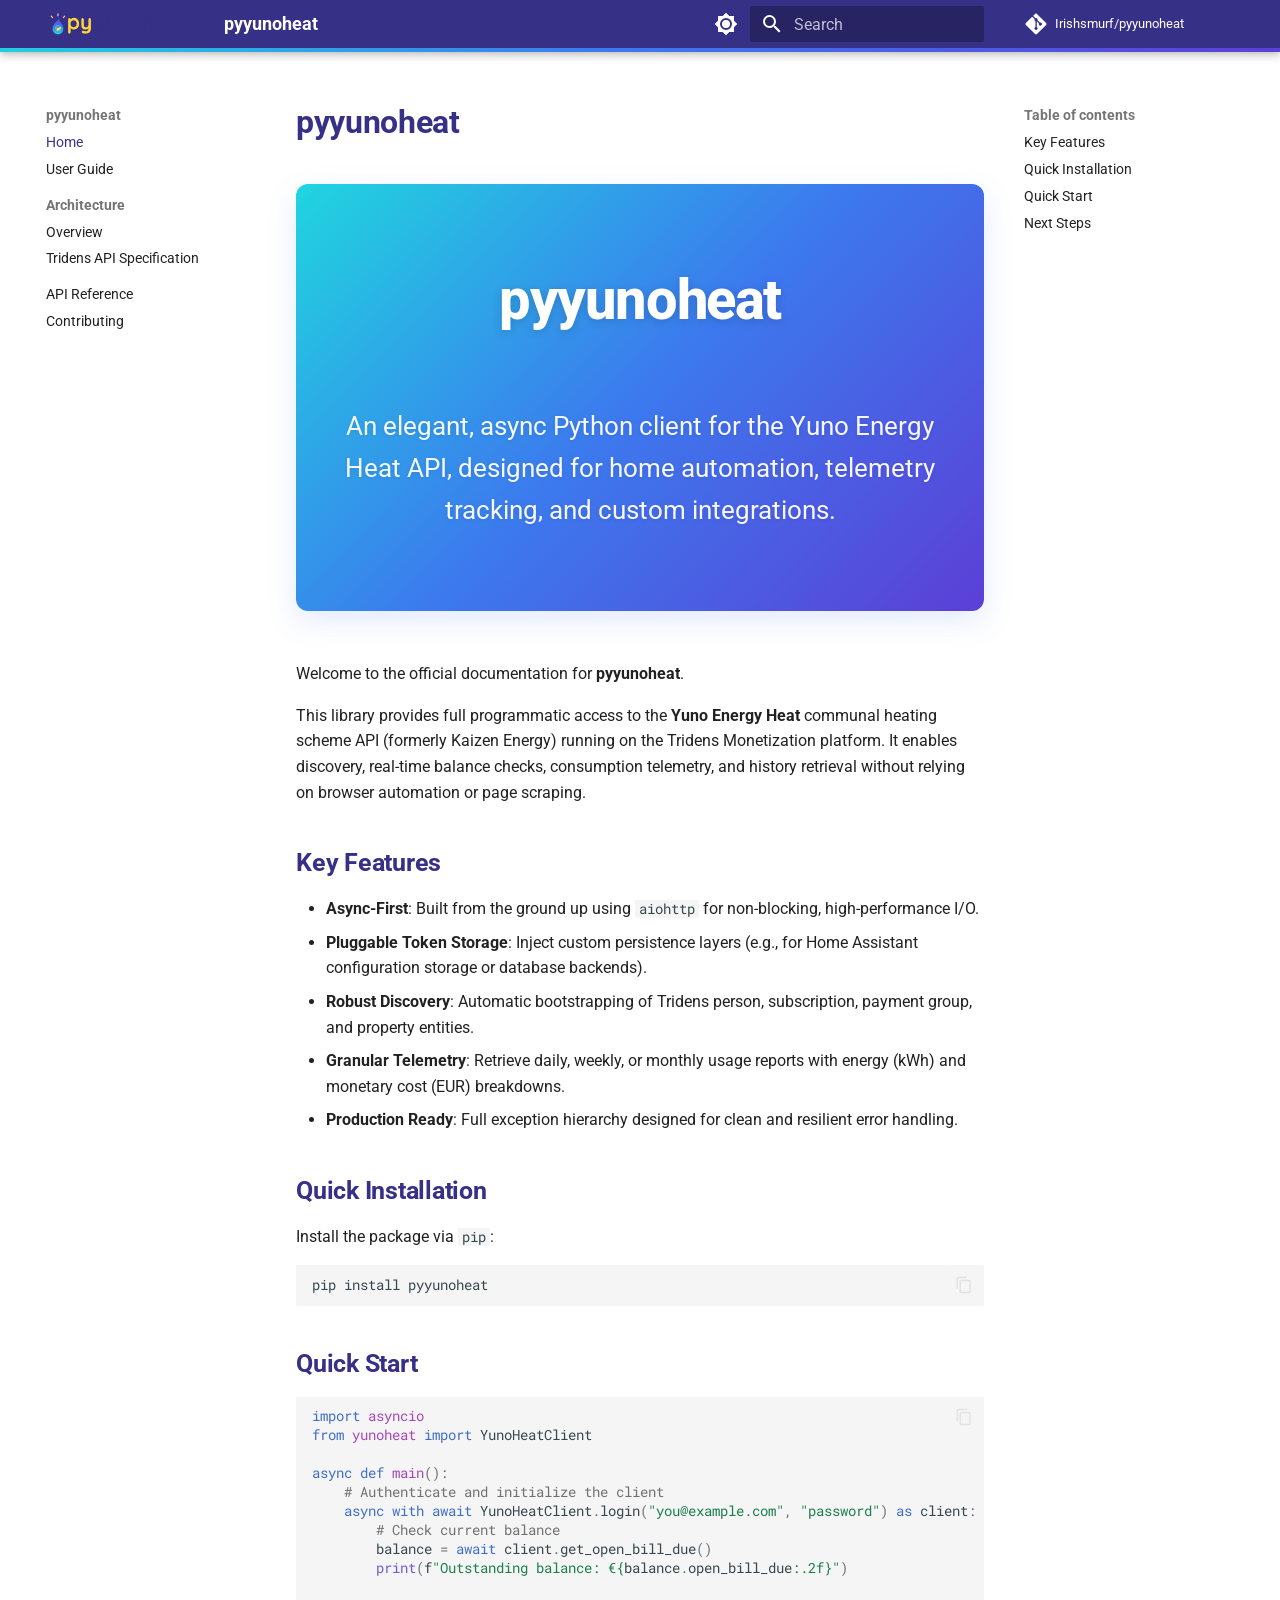
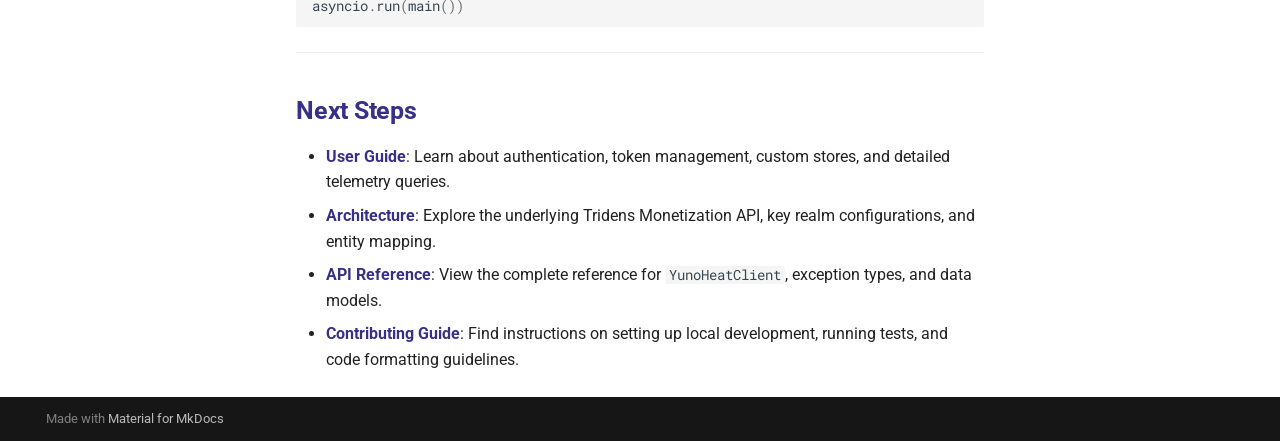
<file: index.html>
<!doctype html>
<html lang="en" class="no-js">
  <head>
    
      <meta charset="utf-8">
      <meta name="viewport" content="width=device-width,initial-scale=1">
      
        <meta name="description" content="Async Python client for the Yuno Energy Heat API">
      
      
        <meta name="author" content="Irishsmurf">
      
      
        <link rel="canonical" href="https://Irishsmurf.github.io/pyyunoheat/">
      
      
      
        <link rel="next" href="user-guide/">
      
      
        
      
      
      <link rel="icon" href="assets/icon.svg">
      <meta name="generator" content="mkdocs-1.6.1, mkdocs-material-9.7.6">
    
    
      
        <title>pyyunoheat</title>
      
    
    
      <link rel="stylesheet" href="assets/stylesheets/main.484c7ddc.min.css">
      
        
        <link rel="stylesheet" href="assets/stylesheets/palette.ab4e12ef.min.css">
      
      


    
    
      
    
    
      
        
        
        <link rel="preconnect" href="https://fonts.gstatic.com" crossorigin>
        <link rel="stylesheet" href="https://fonts.googleapis.com/css?family=Roboto:300,300i,400,400i,700,700i%7CRoboto+Mono:400,400i,700,700i&display=fallback">
        <style>:root{--md-text-font:"Roboto";--md-code-font:"Roboto Mono"}</style>
      
    
    
      <link rel="stylesheet" href="stylesheets/extra.css">
    
    <script>__md_scope=new URL(".",location),__md_hash=e=>[...e].reduce(((e,_)=>(e<<5)-e+_.charCodeAt(0)),0),__md_get=(e,_=localStorage,t=__md_scope)=>JSON.parse(_.getItem(t.pathname+"."+e)),__md_set=(e,_,t=localStorage,a=__md_scope)=>{try{t.setItem(a.pathname+"."+e,JSON.stringify(_))}catch(e){}}</script>
    
      

    
    
  </head>
  
  
    
    
      
    
    
    
    
    <body dir="ltr" data-md-color-scheme="default" data-md-color-primary="custom" data-md-color-accent="custom">
  
    
    <input class="md-toggle" data-md-toggle="drawer" type="checkbox" id="__drawer" autocomplete="off">
    <input class="md-toggle" data-md-toggle="search" type="checkbox" id="__search" autocomplete="off">
    <label class="md-overlay" for="__drawer"></label>
    <div data-md-component="skip">
      
        
        <a href="#pyyunoheat" class="md-skip">
          Skip to content
        </a>
      
    </div>
    <div data-md-component="announce">
      
    </div>
    
    
      

  

<header class="md-header md-header--shadow" data-md-component="header">
  <nav class="md-header__inner md-grid" aria-label="Header">
    <a href="." title="pyyunoheat" class="md-header__button md-logo" aria-label="pyyunoheat" data-md-component="logo">
      
  <img src="assets/logo.svg" alt="logo">

    </a>
    <label class="md-header__button md-icon" for="__drawer">
      
      <svg xmlns="http://www.w3.org/2000/svg" viewBox="0 0 24 24"><path d="M3 6h18v2H3zm0 5h18v2H3zm0 5h18v2H3z"/></svg>
    </label>
    <div class="md-header__title" data-md-component="header-title">
      <div class="md-header__ellipsis">
        <div class="md-header__topic">
          <span class="md-ellipsis">
            pyyunoheat
          </span>
        </div>
        <div class="md-header__topic" data-md-component="header-topic">
          <span class="md-ellipsis">
            
              Home
            
          </span>
        </div>
      </div>
    </div>
    
      
        <form class="md-header__option" data-md-component="palette">
  
    
    
    
    <input class="md-option" data-md-color-media="(prefers-color-scheme: light)" data-md-color-scheme="default" data-md-color-primary="custom" data-md-color-accent="custom"  aria-label="Switch to dark mode"  type="radio" name="__palette" id="__palette_0">
    
      <label class="md-header__button md-icon" title="Switch to dark mode" for="__palette_1" hidden>
        <svg xmlns="http://www.w3.org/2000/svg" viewBox="0 0 24 24"><path d="M12 8a4 4 0 0 0-4 4 4 4 0 0 0 4 4 4 4 0 0 0 4-4 4 4 0 0 0-4-4m0 10a6 6 0 0 1-6-6 6 6 0 0 1 6-6 6 6 0 0 1 6 6 6 6 0 0 1-6 6m8-9.31V4h-4.69L12 .69 8.69 4H4v4.69L.69 12 4 15.31V20h4.69L12 23.31 15.31 20H20v-4.69L23.31 12z"/></svg>
      </label>
    
  
    
    
    
    <input class="md-option" data-md-color-media="(prefers-color-scheme: dark)" data-md-color-scheme="slate" data-md-color-primary="custom" data-md-color-accent="custom"  aria-label="Switch to light mode"  type="radio" name="__palette" id="__palette_1">
    
      <label class="md-header__button md-icon" title="Switch to light mode" for="__palette_0" hidden>
        <svg xmlns="http://www.w3.org/2000/svg" viewBox="0 0 24 24"><path d="M12 18c-.89 0-1.74-.2-2.5-.55C11.56 16.5 13 14.42 13 12s-1.44-4.5-3.5-5.45C10.26 6.2 11.11 6 12 6a6 6 0 0 1 6 6 6 6 0 0 1-6 6m8-9.31V4h-4.69L12 .69 8.69 4H4v4.69L.69 12 4 15.31V20h4.69L12 23.31 15.31 20H20v-4.69L23.31 12z"/></svg>
      </label>
    
  
</form>
      
    
    
      <script>var palette=__md_get("__palette");if(palette&&palette.color){if("(prefers-color-scheme)"===palette.color.media){var media=matchMedia("(prefers-color-scheme: light)"),input=document.querySelector(media.matches?"[data-md-color-media='(prefers-color-scheme: light)']":"[data-md-color-media='(prefers-color-scheme: dark)']");palette.color.media=input.getAttribute("data-md-color-media"),palette.color.scheme=input.getAttribute("data-md-color-scheme"),palette.color.primary=input.getAttribute("data-md-color-primary"),palette.color.accent=input.getAttribute("data-md-color-accent")}for(var[key,value]of Object.entries(palette.color))document.body.setAttribute("data-md-color-"+key,value)}</script>
    
    
    
      
      
        <label class="md-header__button md-icon" for="__search">
          
          <svg xmlns="http://www.w3.org/2000/svg" viewBox="0 0 24 24"><path d="M9.5 3A6.5 6.5 0 0 1 16 9.5c0 1.61-.59 3.09-1.56 4.23l.27.27h.79l5 5-1.5 1.5-5-5v-.79l-.27-.27A6.52 6.52 0 0 1 9.5 16 6.5 6.5 0 0 1 3 9.5 6.5 6.5 0 0 1 9.5 3m0 2C7 5 5 7 5 9.5S7 14 9.5 14 14 12 14 9.5 12 5 9.5 5"/></svg>
        </label>
        <div class="md-search" data-md-component="search" role="dialog">
  <label class="md-search__overlay" for="__search"></label>
  <div class="md-search__inner" role="search">
    <form class="md-search__form" name="search">
      <input type="text" class="md-search__input" name="query" aria-label="Search" placeholder="Search" autocapitalize="off" autocorrect="off" autocomplete="off" spellcheck="false" data-md-component="search-query" required>
      <label class="md-search__icon md-icon" for="__search">
        
        <svg xmlns="http://www.w3.org/2000/svg" viewBox="0 0 24 24"><path d="M9.5 3A6.5 6.5 0 0 1 16 9.5c0 1.61-.59 3.09-1.56 4.23l.27.27h.79l5 5-1.5 1.5-5-5v-.79l-.27-.27A6.52 6.52 0 0 1 9.5 16 6.5 6.5 0 0 1 3 9.5 6.5 6.5 0 0 1 9.5 3m0 2C7 5 5 7 5 9.5S7 14 9.5 14 14 12 14 9.5 12 5 9.5 5"/></svg>
        
        <svg xmlns="http://www.w3.org/2000/svg" viewBox="0 0 24 24"><path d="M20 11v2H8l5.5 5.5-1.42 1.42L4.16 12l7.92-7.92L13.5 5.5 8 11z"/></svg>
      </label>
      <nav class="md-search__options" aria-label="Search">
        
        <button type="reset" class="md-search__icon md-icon" title="Clear" aria-label="Clear" tabindex="-1">
          
          <svg xmlns="http://www.w3.org/2000/svg" viewBox="0 0 24 24"><path d="M19 6.41 17.59 5 12 10.59 6.41 5 5 6.41 10.59 12 5 17.59 6.41 19 12 13.41 17.59 19 19 17.59 13.41 12z"/></svg>
        </button>
      </nav>
      
        <div class="md-search__suggest" data-md-component="search-suggest"></div>
      
    </form>
    <div class="md-search__output">
      <div class="md-search__scrollwrap" tabindex="0" data-md-scrollfix>
        <div class="md-search-result" data-md-component="search-result">
          <div class="md-search-result__meta">
            Initializing search
          </div>
          <ol class="md-search-result__list" role="presentation"></ol>
        </div>
      </div>
    </div>
  </div>
</div>
      
    
    
      <div class="md-header__source">
        <a href="https://github.com/Irishsmurf/pyyunoheat" title="Go to repository" class="md-source" data-md-component="source">
  <div class="md-source__icon md-icon">
    
    <svg xmlns="http://www.w3.org/2000/svg" viewBox="0 0 448 512"><!--! Font Awesome Free 7.1.0 by @fontawesome - https://fontawesome.com License - https://fontawesome.com/license/free (Icons: CC BY 4.0, Fonts: SIL OFL 1.1, Code: MIT License) Copyright 2025 Fonticons, Inc.--><path d="M439.6 236.1 244 40.5c-5.4-5.5-12.8-8.5-20.4-8.5s-15 3-20.4 8.4L162.5 81l51.5 51.5c27.1-9.1 52.7 16.8 43.4 43.7l49.7 49.7c34.2-11.8 61.2 31 35.5 56.7-26.5 26.5-70.2-2.9-56-37.3L240.3 199v121.9c25.3 12.5 22.3 41.8 9.1 55-6.4 6.4-15.2 10.1-24.3 10.1s-17.8-3.6-24.3-10.1c-17.6-17.6-11.1-46.9 11.2-56v-123c-20.8-8.5-24.6-30.7-18.6-45L142.6 101 8.5 235.1C3 240.6 0 247.9 0 255.5s3 15 8.5 20.4l195.6 195.7c5.4 5.4 12.7 8.4 20.4 8.4s15-3 20.4-8.4l194.7-194.7c5.4-5.4 8.4-12.8 8.4-20.4s-3-15-8.4-20.4"/></svg>
  </div>
  <div class="md-source__repository">
    Irishsmurf/pyyunoheat
  </div>
</a>
      </div>
    
  </nav>
  
</header>
    
    <div class="md-container" data-md-component="container">
      
      
        
          
        
      
      <main class="md-main" data-md-component="main">
        <div class="md-main__inner md-grid">
          
            
              
              <div class="md-sidebar md-sidebar--primary" data-md-component="sidebar" data-md-type="navigation" >
                <div class="md-sidebar__scrollwrap">
                  <div class="md-sidebar__inner">
                    



<nav class="md-nav md-nav--primary" aria-label="Navigation" data-md-level="0">
  <label class="md-nav__title" for="__drawer">
    <a href="." title="pyyunoheat" class="md-nav__button md-logo" aria-label="pyyunoheat" data-md-component="logo">
      
  <img src="assets/logo.svg" alt="logo">

    </a>
    pyyunoheat
  </label>
  
    <div class="md-nav__source">
      <a href="https://github.com/Irishsmurf/pyyunoheat" title="Go to repository" class="md-source" data-md-component="source">
  <div class="md-source__icon md-icon">
    
    <svg xmlns="http://www.w3.org/2000/svg" viewBox="0 0 448 512"><!--! Font Awesome Free 7.1.0 by @fontawesome - https://fontawesome.com License - https://fontawesome.com/license/free (Icons: CC BY 4.0, Fonts: SIL OFL 1.1, Code: MIT License) Copyright 2025 Fonticons, Inc.--><path d="M439.6 236.1 244 40.5c-5.4-5.5-12.8-8.5-20.4-8.5s-15 3-20.4 8.4L162.5 81l51.5 51.5c27.1-9.1 52.7 16.8 43.4 43.7l49.7 49.7c34.2-11.8 61.2 31 35.5 56.7-26.5 26.5-70.2-2.9-56-37.3L240.3 199v121.9c25.3 12.5 22.3 41.8 9.1 55-6.4 6.4-15.2 10.1-24.3 10.1s-17.8-3.6-24.3-10.1c-17.6-17.6-11.1-46.9 11.2-56v-123c-20.8-8.5-24.6-30.7-18.6-45L142.6 101 8.5 235.1C3 240.6 0 247.9 0 255.5s3 15 8.5 20.4l195.6 195.7c5.4 5.4 12.7 8.4 20.4 8.4s15-3 20.4-8.4l194.7-194.7c5.4-5.4 8.4-12.8 8.4-20.4s-3-15-8.4-20.4"/></svg>
  </div>
  <div class="md-source__repository">
    Irishsmurf/pyyunoheat
  </div>
</a>
    </div>
  
  <ul class="md-nav__list" data-md-scrollfix>
    
      
      
  
  
    
  
  
  
    <li class="md-nav__item md-nav__item--active">
      
      <input class="md-nav__toggle md-toggle" type="checkbox" id="__toc">
      
      
        
      
      
        <label class="md-nav__link md-nav__link--active" for="__toc">
          
  
  
  <span class="md-ellipsis">
    
  
    Home
  

    
  </span>
  
  

          <span class="md-nav__icon md-icon"></span>
        </label>
      
      <a href="." class="md-nav__link md-nav__link--active">
        
  
  
  <span class="md-ellipsis">
    
  
    Home
  

    
  </span>
  
  

      </a>
      
        

<nav class="md-nav md-nav--secondary" aria-label="Table of contents">
  
  
  
    
  
  
    <label class="md-nav__title" for="__toc">
      <span class="md-nav__icon md-icon"></span>
      Table of contents
    </label>
    <ul class="md-nav__list" data-md-component="toc" data-md-scrollfix>
      
        <li class="md-nav__item">
  <a href="#key-features" class="md-nav__link">
    <span class="md-ellipsis">
      
        Key Features
      
    </span>
  </a>
  
</li>
      
        <li class="md-nav__item">
  <a href="#quick-installation" class="md-nav__link">
    <span class="md-ellipsis">
      
        Quick Installation
      
    </span>
  </a>
  
</li>
      
        <li class="md-nav__item">
  <a href="#quick-start" class="md-nav__link">
    <span class="md-ellipsis">
      
        Quick Start
      
    </span>
  </a>
  
</li>
      
        <li class="md-nav__item">
  <a href="#next-steps" class="md-nav__link">
    <span class="md-ellipsis">
      
        Next Steps
      
    </span>
  </a>
  
</li>
      
    </ul>
  
</nav>
      
    </li>
  

    
      
      
  
  
  
  
    <li class="md-nav__item">
      <a href="user-guide/" class="md-nav__link">
        
  
  
  <span class="md-ellipsis">
    
  
    User Guide
  

    
  </span>
  
  

      </a>
    </li>
  

    
      
      
  
  
  
  
    
    
    
    
      
        
        
      
    
    
    <li class="md-nav__item md-nav__item--section md-nav__item--nested">
      
        
        
          
        
        <input class="md-nav__toggle md-toggle md-toggle--indeterminate" type="checkbox" id="__nav_3" >
        
          
          <label class="md-nav__link" for="__nav_3" id="__nav_3_label" tabindex="">
            
  
  
  <span class="md-ellipsis">
    
  
    Architecture
  

    
  </span>
  
  

            <span class="md-nav__icon md-icon"></span>
          </label>
        
        <nav class="md-nav" data-md-level="1" aria-labelledby="__nav_3_label" aria-expanded="false">
          <label class="md-nav__title" for="__nav_3">
            <span class="md-nav__icon md-icon"></span>
            
  
    Architecture
  

          </label>
          <ul class="md-nav__list" data-md-scrollfix>
            
              
                
  
  
  
  
    <li class="md-nav__item">
      <a href="architecture/" class="md-nav__link">
        
  
  
  <span class="md-ellipsis">
    
  
    Overview
  

    
  </span>
  
  

      </a>
    </li>
  

              
            
              
                
  
  
  
  
    <li class="md-nav__item">
      <a href="yuno-energy-heat-api-documentation/" class="md-nav__link">
        
  
  
  <span class="md-ellipsis">
    
  
    Tridens API Specification
  

    
  </span>
  
  

      </a>
    </li>
  

              
            
          </ul>
        </nav>
      
    </li>
  

    
      
      
  
  
  
  
    <li class="md-nav__item">
      <a href="api/" class="md-nav__link">
        
  
  
  <span class="md-ellipsis">
    
  
    API Reference
  

    
  </span>
  
  

      </a>
    </li>
  

    
      
      
  
  
  
  
    <li class="md-nav__item">
      <a href="contributing/" class="md-nav__link">
        
  
  
  <span class="md-ellipsis">
    
  
    Contributing
  

    
  </span>
  
  

      </a>
    </li>
  

    
  </ul>
</nav>
                  </div>
                </div>
              </div>
            
            
              
              <div class="md-sidebar md-sidebar--secondary" data-md-component="sidebar" data-md-type="toc" >
                <div class="md-sidebar__scrollwrap">
                  <div class="md-sidebar__inner">
                    

<nav class="md-nav md-nav--secondary" aria-label="Table of contents">
  
  
  
    
  
  
    <label class="md-nav__title" for="__toc">
      <span class="md-nav__icon md-icon"></span>
      Table of contents
    </label>
    <ul class="md-nav__list" data-md-component="toc" data-md-scrollfix>
      
        <li class="md-nav__item">
  <a href="#key-features" class="md-nav__link">
    <span class="md-ellipsis">
      
        Key Features
      
    </span>
  </a>
  
</li>
      
        <li class="md-nav__item">
  <a href="#quick-installation" class="md-nav__link">
    <span class="md-ellipsis">
      
        Quick Installation
      
    </span>
  </a>
  
</li>
      
        <li class="md-nav__item">
  <a href="#quick-start" class="md-nav__link">
    <span class="md-ellipsis">
      
        Quick Start
      
    </span>
  </a>
  
</li>
      
        <li class="md-nav__item">
  <a href="#next-steps" class="md-nav__link">
    <span class="md-ellipsis">
      
        Next Steps
      
    </span>
  </a>
  
</li>
      
    </ul>
  
</nav>
                  </div>
                </div>
              </div>
            
          
          
            <div class="md-content" data-md-component="content">
              
              <article class="md-content__inner md-typeset">
                
                  


  
  


<h1 id="pyyunoheat">pyyunoheat<a class="headerlink" href="#pyyunoheat" title="Permanent link">&para;</a></h1>
<div class="hero-banner">
  <h1>pyyunoheat</h1>
  <p>An elegant, async Python client for the Yuno Energy Heat API, designed for home automation, telemetry tracking, and custom integrations.</p>
</div>

<p>Welcome to the official documentation for <strong>pyyunoheat</strong>. </p>
<p>This library provides full programmatic access to the <strong>Yuno Energy Heat</strong> communal heating scheme API (formerly Kaizen Energy) running on the Tridens Monetization platform. It enables discovery, real-time balance checks, consumption telemetry, and history retrieval without relying on browser automation or page scraping.</p>
<h2 id="key-features">Key Features<a class="headerlink" href="#key-features" title="Permanent link">&para;</a></h2>
<ul>
<li><strong>Async-First</strong>: Built from the ground up using <code>aiohttp</code> for non-blocking, high-performance I/O.</li>
<li><strong>Pluggable Token Storage</strong>: Inject custom persistence layers (e.g., for Home Assistant configuration storage or database backends).</li>
<li><strong>Robust Discovery</strong>: Automatic bootstrapping of Tridens person, subscription, payment group, and property entities.</li>
<li><strong>Granular Telemetry</strong>: Retrieve daily, weekly, or monthly usage reports with energy (kWh) and monetary cost (EUR) breakdowns.</li>
<li><strong>Production Ready</strong>: Full exception hierarchy designed for clean and resilient error handling.</li>
</ul>
<h2 id="quick-installation">Quick Installation<a class="headerlink" href="#quick-installation" title="Permanent link">&para;</a></h2>
<p>Install the package via <code>pip</code>:</p>
<div class="language-bash highlight"><pre><span></span><code><span id="__span-0-1"><a id="__codelineno-0-1" name="__codelineno-0-1" href="#__codelineno-0-1"></a>pip<span class="w"> </span>install<span class="w"> </span>pyyunoheat
</span></code></pre></div>
<h2 id="quick-start">Quick Start<a class="headerlink" href="#quick-start" title="Permanent link">&para;</a></h2>
<div class="language-python highlight"><pre><span></span><code><span id="__span-1-1"><a id="__codelineno-1-1" name="__codelineno-1-1" href="#__codelineno-1-1"></a><span class="kn">import</span><span class="w"> </span><span class="nn">asyncio</span>
</span><span id="__span-1-2"><a id="__codelineno-1-2" name="__codelineno-1-2" href="#__codelineno-1-2"></a><span class="kn">from</span><span class="w"> </span><span class="nn">yunoheat</span><span class="w"> </span><span class="kn">import</span> <span class="n">YunoHeatClient</span>
</span><span id="__span-1-3"><a id="__codelineno-1-3" name="__codelineno-1-3" href="#__codelineno-1-3"></a>
</span><span id="__span-1-4"><a id="__codelineno-1-4" name="__codelineno-1-4" href="#__codelineno-1-4"></a><span class="k">async</span> <span class="k">def</span><span class="w"> </span><span class="nf">main</span><span class="p">():</span>
</span><span id="__span-1-5"><a id="__codelineno-1-5" name="__codelineno-1-5" href="#__codelineno-1-5"></a>    <span class="c1"># Authenticate and initialize the client</span>
</span><span id="__span-1-6"><a id="__codelineno-1-6" name="__codelineno-1-6" href="#__codelineno-1-6"></a>    <span class="k">async</span> <span class="k">with</span> <span class="k">await</span> <span class="n">YunoHeatClient</span><span class="o">.</span><span class="n">login</span><span class="p">(</span><span class="s2">&quot;you@example.com&quot;</span><span class="p">,</span> <span class="s2">&quot;password&quot;</span><span class="p">)</span> <span class="k">as</span> <span class="n">client</span><span class="p">:</span>
</span><span id="__span-1-7"><a id="__codelineno-1-7" name="__codelineno-1-7" href="#__codelineno-1-7"></a>        <span class="c1"># Check current balance</span>
</span><span id="__span-1-8"><a id="__codelineno-1-8" name="__codelineno-1-8" href="#__codelineno-1-8"></a>        <span class="n">balance</span> <span class="o">=</span> <span class="k">await</span> <span class="n">client</span><span class="o">.</span><span class="n">get_open_bill_due</span><span class="p">()</span>
</span><span id="__span-1-9"><a id="__codelineno-1-9" name="__codelineno-1-9" href="#__codelineno-1-9"></a>        <span class="nb">print</span><span class="p">(</span><span class="sa">f</span><span class="s2">&quot;Outstanding balance: €</span><span class="si">{</span><span class="n">balance</span><span class="o">.</span><span class="n">open_bill_due</span><span class="si">:</span><span class="s2">.2f</span><span class="si">}</span><span class="s2">&quot;</span><span class="p">)</span>
</span><span id="__span-1-10"><a id="__codelineno-1-10" name="__codelineno-1-10" href="#__codelineno-1-10"></a>
</span><span id="__span-1-11"><a id="__codelineno-1-11" name="__codelineno-1-11" href="#__codelineno-1-11"></a><span class="n">asyncio</span><span class="o">.</span><span class="n">run</span><span class="p">(</span><span class="n">main</span><span class="p">())</span>
</span></code></pre></div>
<hr />
<h2 id="next-steps">Next Steps<a class="headerlink" href="#next-steps" title="Permanent link">&para;</a></h2>
<ul>
<li><strong><a href="user-guide/">User Guide</a></strong>: Learn about authentication, token management, custom stores, and detailed telemetry queries.</li>
<li><strong><a href="architecture/">Architecture</a></strong>: Explore the underlying Tridens Monetization API, key realm configurations, and entity mapping.</li>
<li><strong><a href="api/">API Reference</a></strong>: View the complete reference for <code>YunoHeatClient</code>, exception types, and data models.</li>
<li><strong><a href="contributing/">Contributing Guide</a></strong>: Find instructions on setting up local development, running tests, and code formatting guidelines.</li>
</ul>












                
              </article>
            </div>
          
          
<script>var target=document.getElementById(location.hash.slice(1));target&&target.name&&(target.checked=target.name.startsWith("__tabbed_"))</script>
        </div>
        
          <button type="button" class="md-top md-icon" data-md-component="top" hidden>
  
  <svg xmlns="http://www.w3.org/2000/svg" viewBox="0 0 24 24"><path d="M13 20h-2V8l-5.5 5.5-1.42-1.42L12 4.16l7.92 7.92-1.42 1.42L13 8z"/></svg>
  Back to top
</button>
        
      </main>
      
        <footer class="md-footer">
  
  <div class="md-footer-meta md-typeset">
    <div class="md-footer-meta__inner md-grid">
      <div class="md-copyright">
  
  
    Made with
    <a href="https://squidfunk.github.io/mkdocs-material/" target="_blank" rel="noopener">
      Material for MkDocs
    </a>
  
</div>
      
    </div>
  </div>
</footer>
      
    </div>
    <div class="md-dialog" data-md-component="dialog">
      <div class="md-dialog__inner md-typeset"></div>
    </div>
    
    
    
      
      
      <script id="__config" type="application/json">{"annotate": null, "base": ".", "features": ["navigation.sections", "navigation.expand", "navigation.top", "search.suggest", "search.highlight", "content.code.copy", "content.code.annotate"], "search": "assets/javascripts/workers/search.2c215733.min.js", "tags": null, "translations": {"clipboard.copied": "Copied to clipboard", "clipboard.copy": "Copy to clipboard", "search.result.more.one": "1 more on this page", "search.result.more.other": "# more on this page", "search.result.none": "No matching documents", "search.result.one": "1 matching document", "search.result.other": "# matching documents", "search.result.placeholder": "Type to start searching", "search.result.term.missing": "Missing", "select.version": "Select version"}, "version": null}</script>
    
    
      <script src="assets/javascripts/bundle.79ae519e.min.js"></script>
      
    
  </body>
</html>
</file>
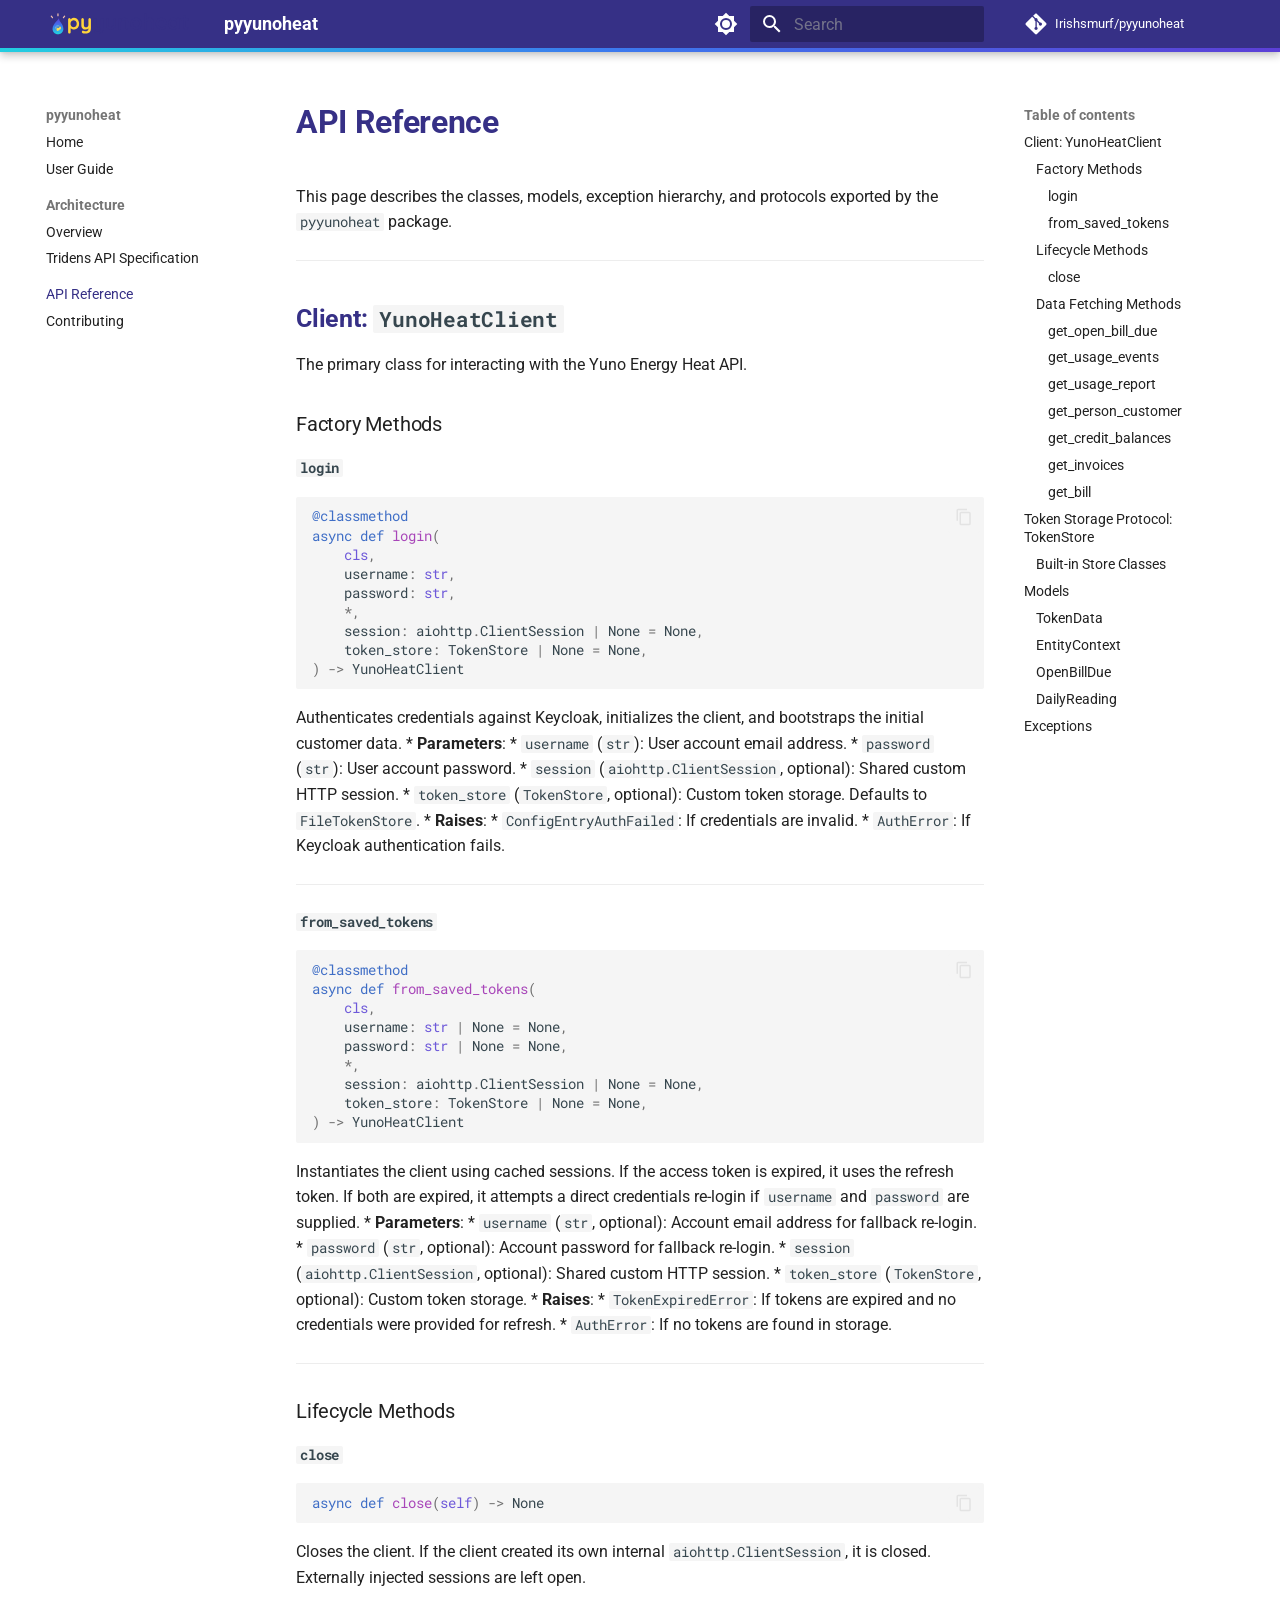
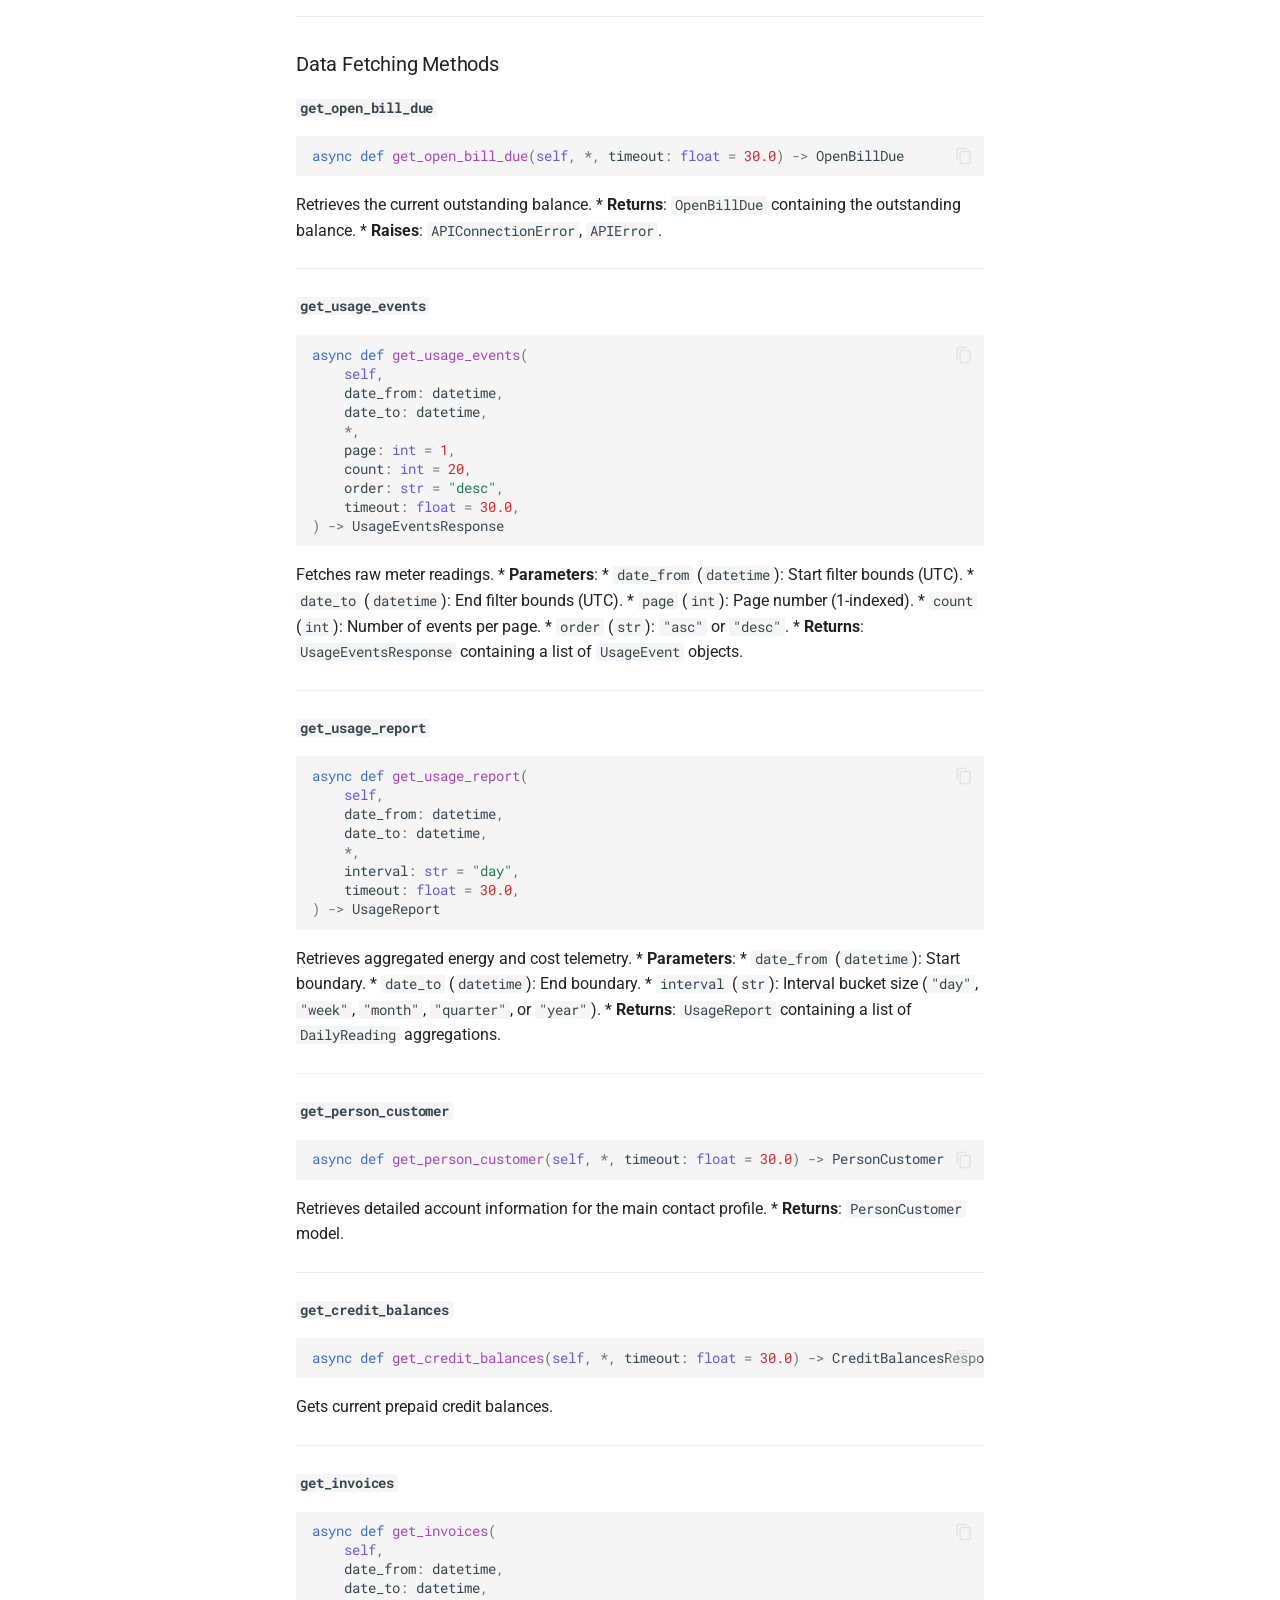
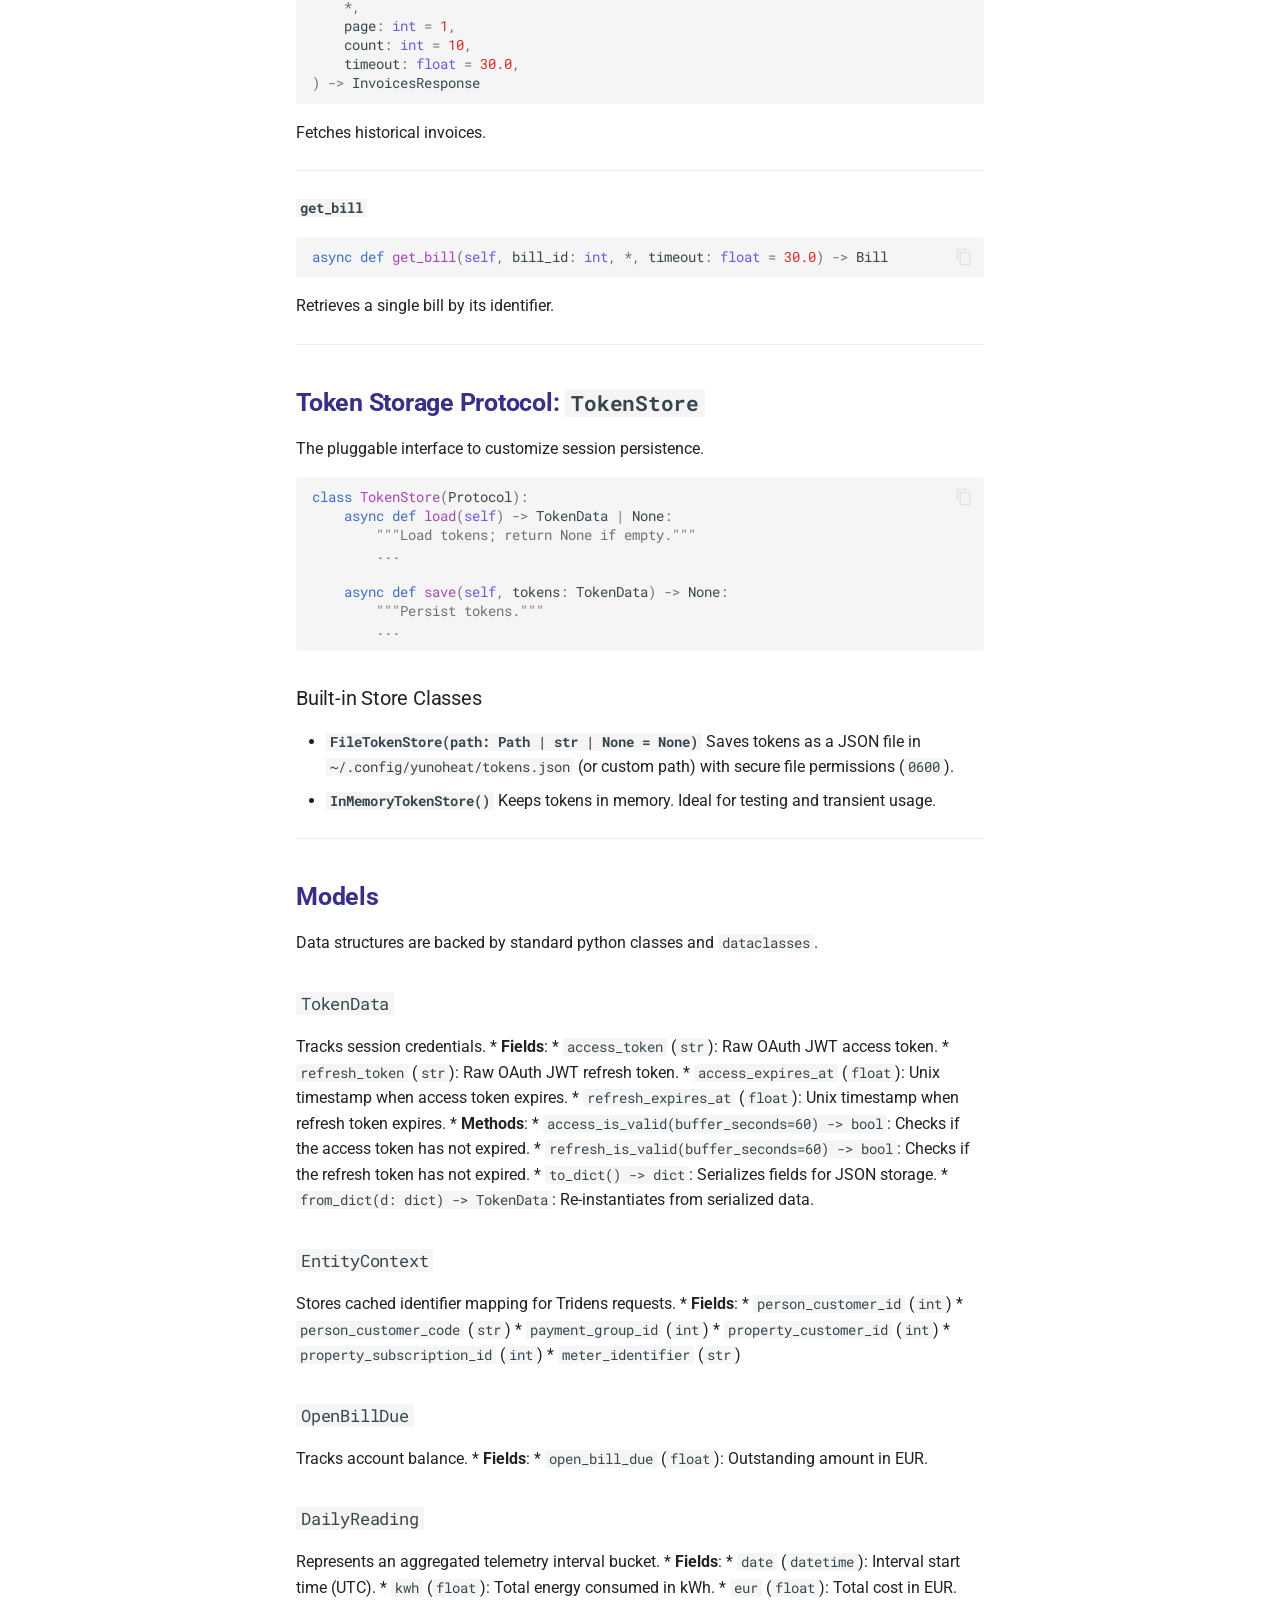
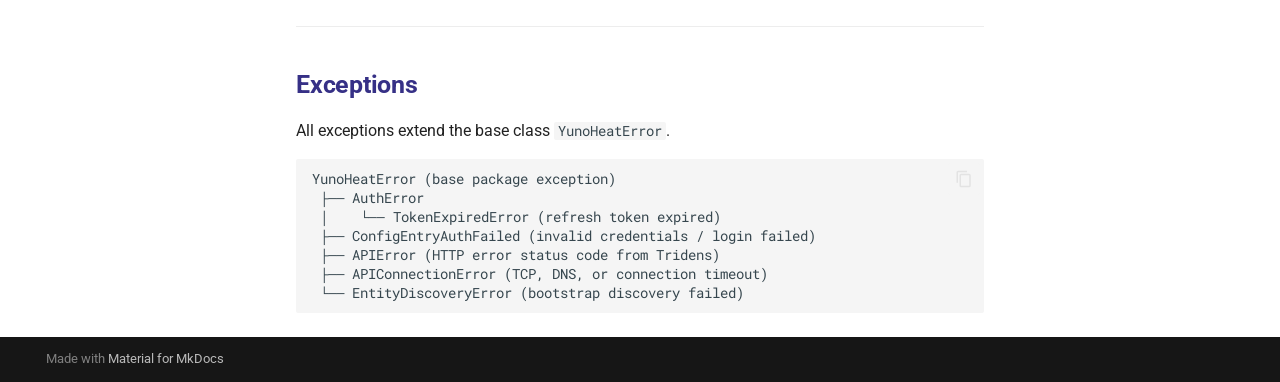
<file: api/index.html>
<!doctype html>
<html lang="en" class="no-js">
  <head>
    
      <meta charset="utf-8">
      <meta name="viewport" content="width=device-width,initial-scale=1">
      
        <meta name="description" content="Async Python client for the Yuno Energy Heat API">
      
      
        <meta name="author" content="Irishsmurf">
      
      
        <link rel="canonical" href="https://Irishsmurf.github.io/pyyunoheat/api/">
      
      
        <link rel="prev" href="../yuno-energy-heat-api-documentation/">
      
      
        <link rel="next" href="../contributing/">
      
      
        
      
      
      <link rel="icon" href="../assets/icon.svg">
      <meta name="generator" content="mkdocs-1.6.1, mkdocs-material-9.7.6">
    
    
      
        <title>API Reference - pyyunoheat</title>
      
    
    
      <link rel="stylesheet" href="../assets/stylesheets/main.484c7ddc.min.css">
      
        
        <link rel="stylesheet" href="../assets/stylesheets/palette.ab4e12ef.min.css">
      
      


    
    
      
    
    
      
        
        
        <link rel="preconnect" href="https://fonts.gstatic.com" crossorigin>
        <link rel="stylesheet" href="https://fonts.googleapis.com/css?family=Roboto:300,300i,400,400i,700,700i%7CRoboto+Mono:400,400i,700,700i&display=fallback">
        <style>:root{--md-text-font:"Roboto";--md-code-font:"Roboto Mono"}</style>
      
    
    
      <link rel="stylesheet" href="../stylesheets/extra.css">
    
    <script>__md_scope=new URL("..",location),__md_hash=e=>[...e].reduce(((e,_)=>(e<<5)-e+_.charCodeAt(0)),0),__md_get=(e,_=localStorage,t=__md_scope)=>JSON.parse(_.getItem(t.pathname+"."+e)),__md_set=(e,_,t=localStorage,a=__md_scope)=>{try{t.setItem(a.pathname+"."+e,JSON.stringify(_))}catch(e){}}</script>
    
      

    
    
  </head>
  
  
    
    
      
    
    
    
    
    <body dir="ltr" data-md-color-scheme="default" data-md-color-primary="custom" data-md-color-accent="custom">
  
    
    <input class="md-toggle" data-md-toggle="drawer" type="checkbox" id="__drawer" autocomplete="off">
    <input class="md-toggle" data-md-toggle="search" type="checkbox" id="__search" autocomplete="off">
    <label class="md-overlay" for="__drawer"></label>
    <div data-md-component="skip">
      
        
        <a href="#api-reference" class="md-skip">
          Skip to content
        </a>
      
    </div>
    <div data-md-component="announce">
      
    </div>
    
    
      

  

<header class="md-header md-header--shadow" data-md-component="header">
  <nav class="md-header__inner md-grid" aria-label="Header">
    <a href=".." title="pyyunoheat" class="md-header__button md-logo" aria-label="pyyunoheat" data-md-component="logo">
      
  <img src="../assets/logo.svg" alt="logo">

    </a>
    <label class="md-header__button md-icon" for="__drawer">
      
      <svg xmlns="http://www.w3.org/2000/svg" viewBox="0 0 24 24"><path d="M3 6h18v2H3zm0 5h18v2H3zm0 5h18v2H3z"/></svg>
    </label>
    <div class="md-header__title" data-md-component="header-title">
      <div class="md-header__ellipsis">
        <div class="md-header__topic">
          <span class="md-ellipsis">
            pyyunoheat
          </span>
        </div>
        <div class="md-header__topic" data-md-component="header-topic">
          <span class="md-ellipsis">
            
              API Reference
            
          </span>
        </div>
      </div>
    </div>
    
      
        <form class="md-header__option" data-md-component="palette">
  
    
    
    
    <input class="md-option" data-md-color-media="(prefers-color-scheme: light)" data-md-color-scheme="default" data-md-color-primary="custom" data-md-color-accent="custom"  aria-label="Switch to dark mode"  type="radio" name="__palette" id="__palette_0">
    
      <label class="md-header__button md-icon" title="Switch to dark mode" for="__palette_1" hidden>
        <svg xmlns="http://www.w3.org/2000/svg" viewBox="0 0 24 24"><path d="M12 8a4 4 0 0 0-4 4 4 4 0 0 0 4 4 4 4 0 0 0 4-4 4 4 0 0 0-4-4m0 10a6 6 0 0 1-6-6 6 6 0 0 1 6-6 6 6 0 0 1 6 6 6 6 0 0 1-6 6m8-9.31V4h-4.69L12 .69 8.69 4H4v4.69L.69 12 4 15.31V20h4.69L12 23.31 15.31 20H20v-4.69L23.31 12z"/></svg>
      </label>
    
  
    
    
    
    <input class="md-option" data-md-color-media="(prefers-color-scheme: dark)" data-md-color-scheme="slate" data-md-color-primary="custom" data-md-color-accent="custom"  aria-label="Switch to light mode"  type="radio" name="__palette" id="__palette_1">
    
      <label class="md-header__button md-icon" title="Switch to light mode" for="__palette_0" hidden>
        <svg xmlns="http://www.w3.org/2000/svg" viewBox="0 0 24 24"><path d="M12 18c-.89 0-1.74-.2-2.5-.55C11.56 16.5 13 14.42 13 12s-1.44-4.5-3.5-5.45C10.26 6.2 11.11 6 12 6a6 6 0 0 1 6 6 6 6 0 0 1-6 6m8-9.31V4h-4.69L12 .69 8.69 4H4v4.69L.69 12 4 15.31V20h4.69L12 23.31 15.31 20H20v-4.69L23.31 12z"/></svg>
      </label>
    
  
</form>
      
    
    
      <script>var palette=__md_get("__palette");if(palette&&palette.color){if("(prefers-color-scheme)"===palette.color.media){var media=matchMedia("(prefers-color-scheme: light)"),input=document.querySelector(media.matches?"[data-md-color-media='(prefers-color-scheme: light)']":"[data-md-color-media='(prefers-color-scheme: dark)']");palette.color.media=input.getAttribute("data-md-color-media"),palette.color.scheme=input.getAttribute("data-md-color-scheme"),palette.color.primary=input.getAttribute("data-md-color-primary"),palette.color.accent=input.getAttribute("data-md-color-accent")}for(var[key,value]of Object.entries(palette.color))document.body.setAttribute("data-md-color-"+key,value)}</script>
    
    
    
      
      
        <label class="md-header__button md-icon" for="__search">
          
          <svg xmlns="http://www.w3.org/2000/svg" viewBox="0 0 24 24"><path d="M9.5 3A6.5 6.5 0 0 1 16 9.5c0 1.61-.59 3.09-1.56 4.23l.27.27h.79l5 5-1.5 1.5-5-5v-.79l-.27-.27A6.52 6.52 0 0 1 9.5 16 6.5 6.5 0 0 1 3 9.5 6.5 6.5 0 0 1 9.5 3m0 2C7 5 5 7 5 9.5S7 14 9.5 14 14 12 14 9.5 12 5 9.5 5"/></svg>
        </label>
        <div class="md-search" data-md-component="search" role="dialog">
  <label class="md-search__overlay" for="__search"></label>
  <div class="md-search__inner" role="search">
    <form class="md-search__form" name="search">
      <input type="text" class="md-search__input" name="query" aria-label="Search" placeholder="Search" autocapitalize="off" autocorrect="off" autocomplete="off" spellcheck="false" data-md-component="search-query" required>
      <label class="md-search__icon md-icon" for="__search">
        
        <svg xmlns="http://www.w3.org/2000/svg" viewBox="0 0 24 24"><path d="M9.5 3A6.5 6.5 0 0 1 16 9.5c0 1.61-.59 3.09-1.56 4.23l.27.27h.79l5 5-1.5 1.5-5-5v-.79l-.27-.27A6.52 6.52 0 0 1 9.5 16 6.5 6.5 0 0 1 3 9.5 6.5 6.5 0 0 1 9.5 3m0 2C7 5 5 7 5 9.5S7 14 9.5 14 14 12 14 9.5 12 5 9.5 5"/></svg>
        
        <svg xmlns="http://www.w3.org/2000/svg" viewBox="0 0 24 24"><path d="M20 11v2H8l5.5 5.5-1.42 1.42L4.16 12l7.92-7.92L13.5 5.5 8 11z"/></svg>
      </label>
      <nav class="md-search__options" aria-label="Search">
        
        <button type="reset" class="md-search__icon md-icon" title="Clear" aria-label="Clear" tabindex="-1">
          
          <svg xmlns="http://www.w3.org/2000/svg" viewBox="0 0 24 24"><path d="M19 6.41 17.59 5 12 10.59 6.41 5 5 6.41 10.59 12 5 17.59 6.41 19 12 13.41 17.59 19 19 17.59 13.41 12z"/></svg>
        </button>
      </nav>
      
        <div class="md-search__suggest" data-md-component="search-suggest"></div>
      
    </form>
    <div class="md-search__output">
      <div class="md-search__scrollwrap" tabindex="0" data-md-scrollfix>
        <div class="md-search-result" data-md-component="search-result">
          <div class="md-search-result__meta">
            Initializing search
          </div>
          <ol class="md-search-result__list" role="presentation"></ol>
        </div>
      </div>
    </div>
  </div>
</div>
      
    
    
      <div class="md-header__source">
        <a href="https://github.com/Irishsmurf/pyyunoheat" title="Go to repository" class="md-source" data-md-component="source">
  <div class="md-source__icon md-icon">
    
    <svg xmlns="http://www.w3.org/2000/svg" viewBox="0 0 448 512"><!--! Font Awesome Free 7.1.0 by @fontawesome - https://fontawesome.com License - https://fontawesome.com/license/free (Icons: CC BY 4.0, Fonts: SIL OFL 1.1, Code: MIT License) Copyright 2025 Fonticons, Inc.--><path d="M439.6 236.1 244 40.5c-5.4-5.5-12.8-8.5-20.4-8.5s-15 3-20.4 8.4L162.5 81l51.5 51.5c27.1-9.1 52.7 16.8 43.4 43.7l49.7 49.7c34.2-11.8 61.2 31 35.5 56.7-26.5 26.5-70.2-2.9-56-37.3L240.3 199v121.9c25.3 12.5 22.3 41.8 9.1 55-6.4 6.4-15.2 10.1-24.3 10.1s-17.8-3.6-24.3-10.1c-17.6-17.6-11.1-46.9 11.2-56v-123c-20.8-8.5-24.6-30.7-18.6-45L142.6 101 8.5 235.1C3 240.6 0 247.9 0 255.5s3 15 8.5 20.4l195.6 195.7c5.4 5.4 12.7 8.4 20.4 8.4s15-3 20.4-8.4l194.7-194.7c5.4-5.4 8.4-12.8 8.4-20.4s-3-15-8.4-20.4"/></svg>
  </div>
  <div class="md-source__repository">
    Irishsmurf/pyyunoheat
  </div>
</a>
      </div>
    
  </nav>
  
</header>
    
    <div class="md-container" data-md-component="container">
      
      
        
          
        
      
      <main class="md-main" data-md-component="main">
        <div class="md-main__inner md-grid">
          
            
              
              <div class="md-sidebar md-sidebar--primary" data-md-component="sidebar" data-md-type="navigation" >
                <div class="md-sidebar__scrollwrap">
                  <div class="md-sidebar__inner">
                    



<nav class="md-nav md-nav--primary" aria-label="Navigation" data-md-level="0">
  <label class="md-nav__title" for="__drawer">
    <a href=".." title="pyyunoheat" class="md-nav__button md-logo" aria-label="pyyunoheat" data-md-component="logo">
      
  <img src="../assets/logo.svg" alt="logo">

    </a>
    pyyunoheat
  </label>
  
    <div class="md-nav__source">
      <a href="https://github.com/Irishsmurf/pyyunoheat" title="Go to repository" class="md-source" data-md-component="source">
  <div class="md-source__icon md-icon">
    
    <svg xmlns="http://www.w3.org/2000/svg" viewBox="0 0 448 512"><!--! Font Awesome Free 7.1.0 by @fontawesome - https://fontawesome.com License - https://fontawesome.com/license/free (Icons: CC BY 4.0, Fonts: SIL OFL 1.1, Code: MIT License) Copyright 2025 Fonticons, Inc.--><path d="M439.6 236.1 244 40.5c-5.4-5.5-12.8-8.5-20.4-8.5s-15 3-20.4 8.4L162.5 81l51.5 51.5c27.1-9.1 52.7 16.8 43.4 43.7l49.7 49.7c34.2-11.8 61.2 31 35.5 56.7-26.5 26.5-70.2-2.9-56-37.3L240.3 199v121.9c25.3 12.5 22.3 41.8 9.1 55-6.4 6.4-15.2 10.1-24.3 10.1s-17.8-3.6-24.3-10.1c-17.6-17.6-11.1-46.9 11.2-56v-123c-20.8-8.5-24.6-30.7-18.6-45L142.6 101 8.5 235.1C3 240.6 0 247.9 0 255.5s3 15 8.5 20.4l195.6 195.7c5.4 5.4 12.7 8.4 20.4 8.4s15-3 20.4-8.4l194.7-194.7c5.4-5.4 8.4-12.8 8.4-20.4s-3-15-8.4-20.4"/></svg>
  </div>
  <div class="md-source__repository">
    Irishsmurf/pyyunoheat
  </div>
</a>
    </div>
  
  <ul class="md-nav__list" data-md-scrollfix>
    
      
      
  
  
  
  
    <li class="md-nav__item">
      <a href=".." class="md-nav__link">
        
  
  
  <span class="md-ellipsis">
    
  
    Home
  

    
  </span>
  
  

      </a>
    </li>
  

    
      
      
  
  
  
  
    <li class="md-nav__item">
      <a href="../user-guide/" class="md-nav__link">
        
  
  
  <span class="md-ellipsis">
    
  
    User Guide
  

    
  </span>
  
  

      </a>
    </li>
  

    
      
      
  
  
  
  
    
    
    
    
      
        
        
      
    
    
    <li class="md-nav__item md-nav__item--section md-nav__item--nested">
      
        
        
          
        
        <input class="md-nav__toggle md-toggle md-toggle--indeterminate" type="checkbox" id="__nav_3" >
        
          
          <label class="md-nav__link" for="__nav_3" id="__nav_3_label" tabindex="">
            
  
  
  <span class="md-ellipsis">
    
  
    Architecture
  

    
  </span>
  
  

            <span class="md-nav__icon md-icon"></span>
          </label>
        
        <nav class="md-nav" data-md-level="1" aria-labelledby="__nav_3_label" aria-expanded="false">
          <label class="md-nav__title" for="__nav_3">
            <span class="md-nav__icon md-icon"></span>
            
  
    Architecture
  

          </label>
          <ul class="md-nav__list" data-md-scrollfix>
            
              
                
  
  
  
  
    <li class="md-nav__item">
      <a href="../architecture/" class="md-nav__link">
        
  
  
  <span class="md-ellipsis">
    
  
    Overview
  

    
  </span>
  
  

      </a>
    </li>
  

              
            
              
                
  
  
  
  
    <li class="md-nav__item">
      <a href="../yuno-energy-heat-api-documentation/" class="md-nav__link">
        
  
  
  <span class="md-ellipsis">
    
  
    Tridens API Specification
  

    
  </span>
  
  

      </a>
    </li>
  

              
            
          </ul>
        </nav>
      
    </li>
  

    
      
      
  
  
    
  
  
  
    <li class="md-nav__item md-nav__item--active">
      
      <input class="md-nav__toggle md-toggle" type="checkbox" id="__toc">
      
      
        
      
      
        <label class="md-nav__link md-nav__link--active" for="__toc">
          
  
  
  <span class="md-ellipsis">
    
  
    API Reference
  

    
  </span>
  
  

          <span class="md-nav__icon md-icon"></span>
        </label>
      
      <a href="./" class="md-nav__link md-nav__link--active">
        
  
  
  <span class="md-ellipsis">
    
  
    API Reference
  

    
  </span>
  
  

      </a>
      
        

<nav class="md-nav md-nav--secondary" aria-label="Table of contents">
  
  
  
    
  
  
    <label class="md-nav__title" for="__toc">
      <span class="md-nav__icon md-icon"></span>
      Table of contents
    </label>
    <ul class="md-nav__list" data-md-component="toc" data-md-scrollfix>
      
        <li class="md-nav__item">
  <a href="#client-yunoheatclient" class="md-nav__link">
    <span class="md-ellipsis">
      
        Client: YunoHeatClient
      
    </span>
  </a>
  
    <nav class="md-nav" aria-label="Client: YunoHeatClient">
      <ul class="md-nav__list">
        
          <li class="md-nav__item">
  <a href="#factory-methods" class="md-nav__link">
    <span class="md-ellipsis">
      
        Factory Methods
      
    </span>
  </a>
  
    <nav class="md-nav" aria-label="Factory Methods">
      <ul class="md-nav__list">
        
          <li class="md-nav__item">
  <a href="#login" class="md-nav__link">
    <span class="md-ellipsis">
      
        login
      
    </span>
  </a>
  
</li>
        
          <li class="md-nav__item">
  <a href="#from_saved_tokens" class="md-nav__link">
    <span class="md-ellipsis">
      
        from_saved_tokens
      
    </span>
  </a>
  
</li>
        
      </ul>
    </nav>
  
</li>
        
          <li class="md-nav__item">
  <a href="#lifecycle-methods" class="md-nav__link">
    <span class="md-ellipsis">
      
        Lifecycle Methods
      
    </span>
  </a>
  
    <nav class="md-nav" aria-label="Lifecycle Methods">
      <ul class="md-nav__list">
        
          <li class="md-nav__item">
  <a href="#close" class="md-nav__link">
    <span class="md-ellipsis">
      
        close
      
    </span>
  </a>
  
</li>
        
      </ul>
    </nav>
  
</li>
        
          <li class="md-nav__item">
  <a href="#data-fetching-methods" class="md-nav__link">
    <span class="md-ellipsis">
      
        Data Fetching Methods
      
    </span>
  </a>
  
    <nav class="md-nav" aria-label="Data Fetching Methods">
      <ul class="md-nav__list">
        
          <li class="md-nav__item">
  <a href="#get_open_bill_due" class="md-nav__link">
    <span class="md-ellipsis">
      
        get_open_bill_due
      
    </span>
  </a>
  
</li>
        
          <li class="md-nav__item">
  <a href="#get_usage_events" class="md-nav__link">
    <span class="md-ellipsis">
      
        get_usage_events
      
    </span>
  </a>
  
</li>
        
          <li class="md-nav__item">
  <a href="#get_usage_report" class="md-nav__link">
    <span class="md-ellipsis">
      
        get_usage_report
      
    </span>
  </a>
  
</li>
        
          <li class="md-nav__item">
  <a href="#get_person_customer" class="md-nav__link">
    <span class="md-ellipsis">
      
        get_person_customer
      
    </span>
  </a>
  
</li>
        
          <li class="md-nav__item">
  <a href="#get_credit_balances" class="md-nav__link">
    <span class="md-ellipsis">
      
        get_credit_balances
      
    </span>
  </a>
  
</li>
        
          <li class="md-nav__item">
  <a href="#get_invoices" class="md-nav__link">
    <span class="md-ellipsis">
      
        get_invoices
      
    </span>
  </a>
  
</li>
        
          <li class="md-nav__item">
  <a href="#get_bill" class="md-nav__link">
    <span class="md-ellipsis">
      
        get_bill
      
    </span>
  </a>
  
</li>
        
      </ul>
    </nav>
  
</li>
        
      </ul>
    </nav>
  
</li>
      
        <li class="md-nav__item">
  <a href="#token-storage-protocol-tokenstore" class="md-nav__link">
    <span class="md-ellipsis">
      
        Token Storage Protocol: TokenStore
      
    </span>
  </a>
  
    <nav class="md-nav" aria-label="Token Storage Protocol: TokenStore">
      <ul class="md-nav__list">
        
          <li class="md-nav__item">
  <a href="#built-in-store-classes" class="md-nav__link">
    <span class="md-ellipsis">
      
        Built-in Store Classes
      
    </span>
  </a>
  
</li>
        
      </ul>
    </nav>
  
</li>
      
        <li class="md-nav__item">
  <a href="#models" class="md-nav__link">
    <span class="md-ellipsis">
      
        Models
      
    </span>
  </a>
  
    <nav class="md-nav" aria-label="Models">
      <ul class="md-nav__list">
        
          <li class="md-nav__item">
  <a href="#tokendata" class="md-nav__link">
    <span class="md-ellipsis">
      
        TokenData
      
    </span>
  </a>
  
</li>
        
          <li class="md-nav__item">
  <a href="#entitycontext" class="md-nav__link">
    <span class="md-ellipsis">
      
        EntityContext
      
    </span>
  </a>
  
</li>
        
          <li class="md-nav__item">
  <a href="#openbilldue" class="md-nav__link">
    <span class="md-ellipsis">
      
        OpenBillDue
      
    </span>
  </a>
  
</li>
        
          <li class="md-nav__item">
  <a href="#dailyreading" class="md-nav__link">
    <span class="md-ellipsis">
      
        DailyReading
      
    </span>
  </a>
  
</li>
        
      </ul>
    </nav>
  
</li>
      
        <li class="md-nav__item">
  <a href="#exceptions" class="md-nav__link">
    <span class="md-ellipsis">
      
        Exceptions
      
    </span>
  </a>
  
</li>
      
    </ul>
  
</nav>
      
    </li>
  

    
      
      
  
  
  
  
    <li class="md-nav__item">
      <a href="../contributing/" class="md-nav__link">
        
  
  
  <span class="md-ellipsis">
    
  
    Contributing
  

    
  </span>
  
  

      </a>
    </li>
  

    
  </ul>
</nav>
                  </div>
                </div>
              </div>
            
            
              
              <div class="md-sidebar md-sidebar--secondary" data-md-component="sidebar" data-md-type="toc" >
                <div class="md-sidebar__scrollwrap">
                  <div class="md-sidebar__inner">
                    

<nav class="md-nav md-nav--secondary" aria-label="Table of contents">
  
  
  
    
  
  
    <label class="md-nav__title" for="__toc">
      <span class="md-nav__icon md-icon"></span>
      Table of contents
    </label>
    <ul class="md-nav__list" data-md-component="toc" data-md-scrollfix>
      
        <li class="md-nav__item">
  <a href="#client-yunoheatclient" class="md-nav__link">
    <span class="md-ellipsis">
      
        Client: YunoHeatClient
      
    </span>
  </a>
  
    <nav class="md-nav" aria-label="Client: YunoHeatClient">
      <ul class="md-nav__list">
        
          <li class="md-nav__item">
  <a href="#factory-methods" class="md-nav__link">
    <span class="md-ellipsis">
      
        Factory Methods
      
    </span>
  </a>
  
    <nav class="md-nav" aria-label="Factory Methods">
      <ul class="md-nav__list">
        
          <li class="md-nav__item">
  <a href="#login" class="md-nav__link">
    <span class="md-ellipsis">
      
        login
      
    </span>
  </a>
  
</li>
        
          <li class="md-nav__item">
  <a href="#from_saved_tokens" class="md-nav__link">
    <span class="md-ellipsis">
      
        from_saved_tokens
      
    </span>
  </a>
  
</li>
        
      </ul>
    </nav>
  
</li>
        
          <li class="md-nav__item">
  <a href="#lifecycle-methods" class="md-nav__link">
    <span class="md-ellipsis">
      
        Lifecycle Methods
      
    </span>
  </a>
  
    <nav class="md-nav" aria-label="Lifecycle Methods">
      <ul class="md-nav__list">
        
          <li class="md-nav__item">
  <a href="#close" class="md-nav__link">
    <span class="md-ellipsis">
      
        close
      
    </span>
  </a>
  
</li>
        
      </ul>
    </nav>
  
</li>
        
          <li class="md-nav__item">
  <a href="#data-fetching-methods" class="md-nav__link">
    <span class="md-ellipsis">
      
        Data Fetching Methods
      
    </span>
  </a>
  
    <nav class="md-nav" aria-label="Data Fetching Methods">
      <ul class="md-nav__list">
        
          <li class="md-nav__item">
  <a href="#get_open_bill_due" class="md-nav__link">
    <span class="md-ellipsis">
      
        get_open_bill_due
      
    </span>
  </a>
  
</li>
        
          <li class="md-nav__item">
  <a href="#get_usage_events" class="md-nav__link">
    <span class="md-ellipsis">
      
        get_usage_events
      
    </span>
  </a>
  
</li>
        
          <li class="md-nav__item">
  <a href="#get_usage_report" class="md-nav__link">
    <span class="md-ellipsis">
      
        get_usage_report
      
    </span>
  </a>
  
</li>
        
          <li class="md-nav__item">
  <a href="#get_person_customer" class="md-nav__link">
    <span class="md-ellipsis">
      
        get_person_customer
      
    </span>
  </a>
  
</li>
        
          <li class="md-nav__item">
  <a href="#get_credit_balances" class="md-nav__link">
    <span class="md-ellipsis">
      
        get_credit_balances
      
    </span>
  </a>
  
</li>
        
          <li class="md-nav__item">
  <a href="#get_invoices" class="md-nav__link">
    <span class="md-ellipsis">
      
        get_invoices
      
    </span>
  </a>
  
</li>
        
          <li class="md-nav__item">
  <a href="#get_bill" class="md-nav__link">
    <span class="md-ellipsis">
      
        get_bill
      
    </span>
  </a>
  
</li>
        
      </ul>
    </nav>
  
</li>
        
      </ul>
    </nav>
  
</li>
      
        <li class="md-nav__item">
  <a href="#token-storage-protocol-tokenstore" class="md-nav__link">
    <span class="md-ellipsis">
      
        Token Storage Protocol: TokenStore
      
    </span>
  </a>
  
    <nav class="md-nav" aria-label="Token Storage Protocol: TokenStore">
      <ul class="md-nav__list">
        
          <li class="md-nav__item">
  <a href="#built-in-store-classes" class="md-nav__link">
    <span class="md-ellipsis">
      
        Built-in Store Classes
      
    </span>
  </a>
  
</li>
        
      </ul>
    </nav>
  
</li>
      
        <li class="md-nav__item">
  <a href="#models" class="md-nav__link">
    <span class="md-ellipsis">
      
        Models
      
    </span>
  </a>
  
    <nav class="md-nav" aria-label="Models">
      <ul class="md-nav__list">
        
          <li class="md-nav__item">
  <a href="#tokendata" class="md-nav__link">
    <span class="md-ellipsis">
      
        TokenData
      
    </span>
  </a>
  
</li>
        
          <li class="md-nav__item">
  <a href="#entitycontext" class="md-nav__link">
    <span class="md-ellipsis">
      
        EntityContext
      
    </span>
  </a>
  
</li>
        
          <li class="md-nav__item">
  <a href="#openbilldue" class="md-nav__link">
    <span class="md-ellipsis">
      
        OpenBillDue
      
    </span>
  </a>
  
</li>
        
          <li class="md-nav__item">
  <a href="#dailyreading" class="md-nav__link">
    <span class="md-ellipsis">
      
        DailyReading
      
    </span>
  </a>
  
</li>
        
      </ul>
    </nav>
  
</li>
      
        <li class="md-nav__item">
  <a href="#exceptions" class="md-nav__link">
    <span class="md-ellipsis">
      
        Exceptions
      
    </span>
  </a>
  
</li>
      
    </ul>
  
</nav>
                  </div>
                </div>
              </div>
            
          
          
            <div class="md-content" data-md-component="content">
              
              <article class="md-content__inner md-typeset">
                
                  


  
  


<h1 id="api-reference">API Reference<a class="headerlink" href="#api-reference" title="Permanent link">&para;</a></h1>
<p>This page describes the classes, models, exception hierarchy, and protocols exported by the <code>pyyunoheat</code> package.</p>
<hr />
<h2 id="client-yunoheatclient">Client: <code>YunoHeatClient</code><a class="headerlink" href="#client-yunoheatclient" title="Permanent link">&para;</a></h2>
<p>The primary class for interacting with the Yuno Energy Heat API.</p>
<h3 id="factory-methods">Factory Methods<a class="headerlink" href="#factory-methods" title="Permanent link">&para;</a></h3>
<h4 id="login"><code>login</code><a class="headerlink" href="#login" title="Permanent link">&para;</a></h4>
<p><div class="language-python highlight"><pre><span></span><code><span id="__span-0-1"><a id="__codelineno-0-1" name="__codelineno-0-1" href="#__codelineno-0-1"></a><span class="nd">@classmethod</span>
</span><span id="__span-0-2"><a id="__codelineno-0-2" name="__codelineno-0-2" href="#__codelineno-0-2"></a><span class="k">async</span> <span class="k">def</span><span class="w"> </span><span class="nf">login</span><span class="p">(</span>
</span><span id="__span-0-3"><a id="__codelineno-0-3" name="__codelineno-0-3" href="#__codelineno-0-3"></a>    <span class="bp">cls</span><span class="p">,</span>
</span><span id="__span-0-4"><a id="__codelineno-0-4" name="__codelineno-0-4" href="#__codelineno-0-4"></a>    <span class="n">username</span><span class="p">:</span> <span class="nb">str</span><span class="p">,</span>
</span><span id="__span-0-5"><a id="__codelineno-0-5" name="__codelineno-0-5" href="#__codelineno-0-5"></a>    <span class="n">password</span><span class="p">:</span> <span class="nb">str</span><span class="p">,</span>
</span><span id="__span-0-6"><a id="__codelineno-0-6" name="__codelineno-0-6" href="#__codelineno-0-6"></a>    <span class="o">*</span><span class="p">,</span>
</span><span id="__span-0-7"><a id="__codelineno-0-7" name="__codelineno-0-7" href="#__codelineno-0-7"></a>    <span class="n">session</span><span class="p">:</span> <span class="n">aiohttp</span><span class="o">.</span><span class="n">ClientSession</span> <span class="o">|</span> <span class="kc">None</span> <span class="o">=</span> <span class="kc">None</span><span class="p">,</span>
</span><span id="__span-0-8"><a id="__codelineno-0-8" name="__codelineno-0-8" href="#__codelineno-0-8"></a>    <span class="n">token_store</span><span class="p">:</span> <span class="n">TokenStore</span> <span class="o">|</span> <span class="kc">None</span> <span class="o">=</span> <span class="kc">None</span><span class="p">,</span>
</span><span id="__span-0-9"><a id="__codelineno-0-9" name="__codelineno-0-9" href="#__codelineno-0-9"></a><span class="p">)</span> <span class="o">-&gt;</span> <span class="n">YunoHeatClient</span>
</span></code></pre></div>
Authenticates credentials against Keycloak, initializes the client, and bootstraps the initial customer data.
* <strong>Parameters</strong>:
    * <code>username</code> (<code>str</code>): User account email address.
    * <code>password</code> (<code>str</code>): User account password.
    * <code>session</code> (<code>aiohttp.ClientSession</code>, optional): Shared custom HTTP session.
    * <code>token_store</code> (<code>TokenStore</code>, optional): Custom token storage. Defaults to <code>FileTokenStore</code>.
* <strong>Raises</strong>:
    * <code>ConfigEntryAuthFailed</code>: If credentials are invalid.
    * <code>AuthError</code>: If Keycloak authentication fails.</p>
<hr />
<h4 id="from_saved_tokens"><code>from_saved_tokens</code><a class="headerlink" href="#from_saved_tokens" title="Permanent link">&para;</a></h4>
<p><div class="language-python highlight"><pre><span></span><code><span id="__span-1-1"><a id="__codelineno-1-1" name="__codelineno-1-1" href="#__codelineno-1-1"></a><span class="nd">@classmethod</span>
</span><span id="__span-1-2"><a id="__codelineno-1-2" name="__codelineno-1-2" href="#__codelineno-1-2"></a><span class="k">async</span> <span class="k">def</span><span class="w"> </span><span class="nf">from_saved_tokens</span><span class="p">(</span>
</span><span id="__span-1-3"><a id="__codelineno-1-3" name="__codelineno-1-3" href="#__codelineno-1-3"></a>    <span class="bp">cls</span><span class="p">,</span>
</span><span id="__span-1-4"><a id="__codelineno-1-4" name="__codelineno-1-4" href="#__codelineno-1-4"></a>    <span class="n">username</span><span class="p">:</span> <span class="nb">str</span> <span class="o">|</span> <span class="kc">None</span> <span class="o">=</span> <span class="kc">None</span><span class="p">,</span>
</span><span id="__span-1-5"><a id="__codelineno-1-5" name="__codelineno-1-5" href="#__codelineno-1-5"></a>    <span class="n">password</span><span class="p">:</span> <span class="nb">str</span> <span class="o">|</span> <span class="kc">None</span> <span class="o">=</span> <span class="kc">None</span><span class="p">,</span>
</span><span id="__span-1-6"><a id="__codelineno-1-6" name="__codelineno-1-6" href="#__codelineno-1-6"></a>    <span class="o">*</span><span class="p">,</span>
</span><span id="__span-1-7"><a id="__codelineno-1-7" name="__codelineno-1-7" href="#__codelineno-1-7"></a>    <span class="n">session</span><span class="p">:</span> <span class="n">aiohttp</span><span class="o">.</span><span class="n">ClientSession</span> <span class="o">|</span> <span class="kc">None</span> <span class="o">=</span> <span class="kc">None</span><span class="p">,</span>
</span><span id="__span-1-8"><a id="__codelineno-1-8" name="__codelineno-1-8" href="#__codelineno-1-8"></a>    <span class="n">token_store</span><span class="p">:</span> <span class="n">TokenStore</span> <span class="o">|</span> <span class="kc">None</span> <span class="o">=</span> <span class="kc">None</span><span class="p">,</span>
</span><span id="__span-1-9"><a id="__codelineno-1-9" name="__codelineno-1-9" href="#__codelineno-1-9"></a><span class="p">)</span> <span class="o">-&gt;</span> <span class="n">YunoHeatClient</span>
</span></code></pre></div>
Instantiates the client using cached sessions. If the access token is expired, it uses the refresh token. If both are expired, it attempts a direct credentials re-login if <code>username</code> and <code>password</code> are supplied.
* <strong>Parameters</strong>:
    * <code>username</code> (<code>str</code>, optional): Account email address for fallback re-login.
    * <code>password</code> (<code>str</code>, optional): Account password for fallback re-login.
    * <code>session</code> (<code>aiohttp.ClientSession</code>, optional): Shared custom HTTP session.
    * <code>token_store</code> (<code>TokenStore</code>, optional): Custom token storage.
* <strong>Raises</strong>:
    * <code>TokenExpiredError</code>: If tokens are expired and no credentials were provided for refresh.
    * <code>AuthError</code>: If no tokens are found in storage.</p>
<hr />
<h3 id="lifecycle-methods">Lifecycle Methods<a class="headerlink" href="#lifecycle-methods" title="Permanent link">&para;</a></h3>
<h4 id="close"><code>close</code><a class="headerlink" href="#close" title="Permanent link">&para;</a></h4>
<p><div class="language-python highlight"><pre><span></span><code><span id="__span-2-1"><a id="__codelineno-2-1" name="__codelineno-2-1" href="#__codelineno-2-1"></a><span class="k">async</span> <span class="k">def</span><span class="w"> </span><span class="nf">close</span><span class="p">(</span><span class="bp">self</span><span class="p">)</span> <span class="o">-&gt;</span> <span class="kc">None</span>
</span></code></pre></div>
Closes the client. If the client created its own internal <code>aiohttp.ClientSession</code>, it is closed. Externally injected sessions are left open.</p>
<hr />
<h3 id="data-fetching-methods">Data Fetching Methods<a class="headerlink" href="#data-fetching-methods" title="Permanent link">&para;</a></h3>
<h4 id="get_open_bill_due"><code>get_open_bill_due</code><a class="headerlink" href="#get_open_bill_due" title="Permanent link">&para;</a></h4>
<p><div class="language-python highlight"><pre><span></span><code><span id="__span-3-1"><a id="__codelineno-3-1" name="__codelineno-3-1" href="#__codelineno-3-1"></a><span class="k">async</span> <span class="k">def</span><span class="w"> </span><span class="nf">get_open_bill_due</span><span class="p">(</span><span class="bp">self</span><span class="p">,</span> <span class="o">*</span><span class="p">,</span> <span class="n">timeout</span><span class="p">:</span> <span class="nb">float</span> <span class="o">=</span> <span class="mf">30.0</span><span class="p">)</span> <span class="o">-&gt;</span> <span class="n">OpenBillDue</span>
</span></code></pre></div>
Retrieves the current outstanding balance.
* <strong>Returns</strong>: <code>OpenBillDue</code> containing the outstanding balance.
* <strong>Raises</strong>: <code>APIConnectionError</code>, <code>APIError</code>.</p>
<hr />
<h4 id="get_usage_events"><code>get_usage_events</code><a class="headerlink" href="#get_usage_events" title="Permanent link">&para;</a></h4>
<p><div class="language-python highlight"><pre><span></span><code><span id="__span-4-1"><a id="__codelineno-4-1" name="__codelineno-4-1" href="#__codelineno-4-1"></a><span class="k">async</span> <span class="k">def</span><span class="w"> </span><span class="nf">get_usage_events</span><span class="p">(</span>
</span><span id="__span-4-2"><a id="__codelineno-4-2" name="__codelineno-4-2" href="#__codelineno-4-2"></a>    <span class="bp">self</span><span class="p">,</span>
</span><span id="__span-4-3"><a id="__codelineno-4-3" name="__codelineno-4-3" href="#__codelineno-4-3"></a>    <span class="n">date_from</span><span class="p">:</span> <span class="n">datetime</span><span class="p">,</span>
</span><span id="__span-4-4"><a id="__codelineno-4-4" name="__codelineno-4-4" href="#__codelineno-4-4"></a>    <span class="n">date_to</span><span class="p">:</span> <span class="n">datetime</span><span class="p">,</span>
</span><span id="__span-4-5"><a id="__codelineno-4-5" name="__codelineno-4-5" href="#__codelineno-4-5"></a>    <span class="o">*</span><span class="p">,</span>
</span><span id="__span-4-6"><a id="__codelineno-4-6" name="__codelineno-4-6" href="#__codelineno-4-6"></a>    <span class="n">page</span><span class="p">:</span> <span class="nb">int</span> <span class="o">=</span> <span class="mi">1</span><span class="p">,</span>
</span><span id="__span-4-7"><a id="__codelineno-4-7" name="__codelineno-4-7" href="#__codelineno-4-7"></a>    <span class="n">count</span><span class="p">:</span> <span class="nb">int</span> <span class="o">=</span> <span class="mi">20</span><span class="p">,</span>
</span><span id="__span-4-8"><a id="__codelineno-4-8" name="__codelineno-4-8" href="#__codelineno-4-8"></a>    <span class="n">order</span><span class="p">:</span> <span class="nb">str</span> <span class="o">=</span> <span class="s2">&quot;desc&quot;</span><span class="p">,</span>
</span><span id="__span-4-9"><a id="__codelineno-4-9" name="__codelineno-4-9" href="#__codelineno-4-9"></a>    <span class="n">timeout</span><span class="p">:</span> <span class="nb">float</span> <span class="o">=</span> <span class="mf">30.0</span><span class="p">,</span>
</span><span id="__span-4-10"><a id="__codelineno-4-10" name="__codelineno-4-10" href="#__codelineno-4-10"></a><span class="p">)</span> <span class="o">-&gt;</span> <span class="n">UsageEventsResponse</span>
</span></code></pre></div>
Fetches raw meter readings.
* <strong>Parameters</strong>:
    * <code>date_from</code> (<code>datetime</code>): Start filter bounds (UTC).
    * <code>date_to</code> (<code>datetime</code>): End filter bounds (UTC).
    * <code>page</code> (<code>int</code>): Page number (1-indexed).
    * <code>count</code> (<code>int</code>): Number of events per page.
    * <code>order</code> (<code>str</code>): <code>"asc"</code> or <code>"desc"</code>.
* <strong>Returns</strong>: <code>UsageEventsResponse</code> containing a list of <code>UsageEvent</code> objects.</p>
<hr />
<h4 id="get_usage_report"><code>get_usage_report</code><a class="headerlink" href="#get_usage_report" title="Permanent link">&para;</a></h4>
<p><div class="language-python highlight"><pre><span></span><code><span id="__span-5-1"><a id="__codelineno-5-1" name="__codelineno-5-1" href="#__codelineno-5-1"></a><span class="k">async</span> <span class="k">def</span><span class="w"> </span><span class="nf">get_usage_report</span><span class="p">(</span>
</span><span id="__span-5-2"><a id="__codelineno-5-2" name="__codelineno-5-2" href="#__codelineno-5-2"></a>    <span class="bp">self</span><span class="p">,</span>
</span><span id="__span-5-3"><a id="__codelineno-5-3" name="__codelineno-5-3" href="#__codelineno-5-3"></a>    <span class="n">date_from</span><span class="p">:</span> <span class="n">datetime</span><span class="p">,</span>
</span><span id="__span-5-4"><a id="__codelineno-5-4" name="__codelineno-5-4" href="#__codelineno-5-4"></a>    <span class="n">date_to</span><span class="p">:</span> <span class="n">datetime</span><span class="p">,</span>
</span><span id="__span-5-5"><a id="__codelineno-5-5" name="__codelineno-5-5" href="#__codelineno-5-5"></a>    <span class="o">*</span><span class="p">,</span>
</span><span id="__span-5-6"><a id="__codelineno-5-6" name="__codelineno-5-6" href="#__codelineno-5-6"></a>    <span class="n">interval</span><span class="p">:</span> <span class="nb">str</span> <span class="o">=</span> <span class="s2">&quot;day&quot;</span><span class="p">,</span>
</span><span id="__span-5-7"><a id="__codelineno-5-7" name="__codelineno-5-7" href="#__codelineno-5-7"></a>    <span class="n">timeout</span><span class="p">:</span> <span class="nb">float</span> <span class="o">=</span> <span class="mf">30.0</span><span class="p">,</span>
</span><span id="__span-5-8"><a id="__codelineno-5-8" name="__codelineno-5-8" href="#__codelineno-5-8"></a><span class="p">)</span> <span class="o">-&gt;</span> <span class="n">UsageReport</span>
</span></code></pre></div>
Retrieves aggregated energy and cost telemetry.
* <strong>Parameters</strong>:
    * <code>date_from</code> (<code>datetime</code>): Start boundary.
    * <code>date_to</code> (<code>datetime</code>): End boundary.
    * <code>interval</code> (<code>str</code>): Interval bucket size (<code>"day"</code>, <code>"week"</code>, <code>"month"</code>, <code>"quarter"</code>, or <code>"year"</code>).
* <strong>Returns</strong>: <code>UsageReport</code> containing a list of <code>DailyReading</code> aggregations.</p>
<hr />
<h4 id="get_person_customer"><code>get_person_customer</code><a class="headerlink" href="#get_person_customer" title="Permanent link">&para;</a></h4>
<p><div class="language-python highlight"><pre><span></span><code><span id="__span-6-1"><a id="__codelineno-6-1" name="__codelineno-6-1" href="#__codelineno-6-1"></a><span class="k">async</span> <span class="k">def</span><span class="w"> </span><span class="nf">get_person_customer</span><span class="p">(</span><span class="bp">self</span><span class="p">,</span> <span class="o">*</span><span class="p">,</span> <span class="n">timeout</span><span class="p">:</span> <span class="nb">float</span> <span class="o">=</span> <span class="mf">30.0</span><span class="p">)</span> <span class="o">-&gt;</span> <span class="n">PersonCustomer</span>
</span></code></pre></div>
Retrieves detailed account information for the main contact profile.
* <strong>Returns</strong>: <code>PersonCustomer</code> model.</p>
<hr />
<h4 id="get_credit_balances"><code>get_credit_balances</code><a class="headerlink" href="#get_credit_balances" title="Permanent link">&para;</a></h4>
<p><div class="language-python highlight"><pre><span></span><code><span id="__span-7-1"><a id="__codelineno-7-1" name="__codelineno-7-1" href="#__codelineno-7-1"></a><span class="k">async</span> <span class="k">def</span><span class="w"> </span><span class="nf">get_credit_balances</span><span class="p">(</span><span class="bp">self</span><span class="p">,</span> <span class="o">*</span><span class="p">,</span> <span class="n">timeout</span><span class="p">:</span> <span class="nb">float</span> <span class="o">=</span> <span class="mf">30.0</span><span class="p">)</span> <span class="o">-&gt;</span> <span class="n">CreditBalancesResponse</span>
</span></code></pre></div>
Gets current prepaid credit balances.</p>
<hr />
<h4 id="get_invoices"><code>get_invoices</code><a class="headerlink" href="#get_invoices" title="Permanent link">&para;</a></h4>
<p><div class="language-python highlight"><pre><span></span><code><span id="__span-8-1"><a id="__codelineno-8-1" name="__codelineno-8-1" href="#__codelineno-8-1"></a><span class="k">async</span> <span class="k">def</span><span class="w"> </span><span class="nf">get_invoices</span><span class="p">(</span>
</span><span id="__span-8-2"><a id="__codelineno-8-2" name="__codelineno-8-2" href="#__codelineno-8-2"></a>    <span class="bp">self</span><span class="p">,</span>
</span><span id="__span-8-3"><a id="__codelineno-8-3" name="__codelineno-8-3" href="#__codelineno-8-3"></a>    <span class="n">date_from</span><span class="p">:</span> <span class="n">datetime</span><span class="p">,</span>
</span><span id="__span-8-4"><a id="__codelineno-8-4" name="__codelineno-8-4" href="#__codelineno-8-4"></a>    <span class="n">date_to</span><span class="p">:</span> <span class="n">datetime</span><span class="p">,</span>
</span><span id="__span-8-5"><a id="__codelineno-8-5" name="__codelineno-8-5" href="#__codelineno-8-5"></a>    <span class="o">*</span><span class="p">,</span>
</span><span id="__span-8-6"><a id="__codelineno-8-6" name="__codelineno-8-6" href="#__codelineno-8-6"></a>    <span class="n">page</span><span class="p">:</span> <span class="nb">int</span> <span class="o">=</span> <span class="mi">1</span><span class="p">,</span>
</span><span id="__span-8-7"><a id="__codelineno-8-7" name="__codelineno-8-7" href="#__codelineno-8-7"></a>    <span class="n">count</span><span class="p">:</span> <span class="nb">int</span> <span class="o">=</span> <span class="mi">10</span><span class="p">,</span>
</span><span id="__span-8-8"><a id="__codelineno-8-8" name="__codelineno-8-8" href="#__codelineno-8-8"></a>    <span class="n">timeout</span><span class="p">:</span> <span class="nb">float</span> <span class="o">=</span> <span class="mf">30.0</span><span class="p">,</span>
</span><span id="__span-8-9"><a id="__codelineno-8-9" name="__codelineno-8-9" href="#__codelineno-8-9"></a><span class="p">)</span> <span class="o">-&gt;</span> <span class="n">InvoicesResponse</span>
</span></code></pre></div>
Fetches historical invoices.</p>
<hr />
<h4 id="get_bill"><code>get_bill</code><a class="headerlink" href="#get_bill" title="Permanent link">&para;</a></h4>
<p><div class="language-python highlight"><pre><span></span><code><span id="__span-9-1"><a id="__codelineno-9-1" name="__codelineno-9-1" href="#__codelineno-9-1"></a><span class="k">async</span> <span class="k">def</span><span class="w"> </span><span class="nf">get_bill</span><span class="p">(</span><span class="bp">self</span><span class="p">,</span> <span class="n">bill_id</span><span class="p">:</span> <span class="nb">int</span><span class="p">,</span> <span class="o">*</span><span class="p">,</span> <span class="n">timeout</span><span class="p">:</span> <span class="nb">float</span> <span class="o">=</span> <span class="mf">30.0</span><span class="p">)</span> <span class="o">-&gt;</span> <span class="n">Bill</span>
</span></code></pre></div>
Retrieves a single bill by its identifier.</p>
<hr />
<h2 id="token-storage-protocol-tokenstore">Token Storage Protocol: <code>TokenStore</code><a class="headerlink" href="#token-storage-protocol-tokenstore" title="Permanent link">&para;</a></h2>
<p>The pluggable interface to customize session persistence.</p>
<div class="language-python highlight"><pre><span></span><code><span id="__span-10-1"><a id="__codelineno-10-1" name="__codelineno-10-1" href="#__codelineno-10-1"></a><span class="k">class</span><span class="w"> </span><span class="nc">TokenStore</span><span class="p">(</span><span class="n">Protocol</span><span class="p">):</span>
</span><span id="__span-10-2"><a id="__codelineno-10-2" name="__codelineno-10-2" href="#__codelineno-10-2"></a>    <span class="k">async</span> <span class="k">def</span><span class="w"> </span><span class="nf">load</span><span class="p">(</span><span class="bp">self</span><span class="p">)</span> <span class="o">-&gt;</span> <span class="n">TokenData</span> <span class="o">|</span> <span class="kc">None</span><span class="p">:</span>
</span><span id="__span-10-3"><a id="__codelineno-10-3" name="__codelineno-10-3" href="#__codelineno-10-3"></a><span class="w">        </span><span class="sd">&quot;&quot;&quot;Load tokens; return None if empty.&quot;&quot;&quot;</span>
</span><span id="__span-10-4"><a id="__codelineno-10-4" name="__codelineno-10-4" href="#__codelineno-10-4"></a>        <span class="o">...</span>
</span><span id="__span-10-5"><a id="__codelineno-10-5" name="__codelineno-10-5" href="#__codelineno-10-5"></a>
</span><span id="__span-10-6"><a id="__codelineno-10-6" name="__codelineno-10-6" href="#__codelineno-10-6"></a>    <span class="k">async</span> <span class="k">def</span><span class="w"> </span><span class="nf">save</span><span class="p">(</span><span class="bp">self</span><span class="p">,</span> <span class="n">tokens</span><span class="p">:</span> <span class="n">TokenData</span><span class="p">)</span> <span class="o">-&gt;</span> <span class="kc">None</span><span class="p">:</span>
</span><span id="__span-10-7"><a id="__codelineno-10-7" name="__codelineno-10-7" href="#__codelineno-10-7"></a><span class="w">        </span><span class="sd">&quot;&quot;&quot;Persist tokens.&quot;&quot;&quot;</span>
</span><span id="__span-10-8"><a id="__codelineno-10-8" name="__codelineno-10-8" href="#__codelineno-10-8"></a>        <span class="o">...</span>
</span></code></pre></div>
<h3 id="built-in-store-classes">Built-in Store Classes<a class="headerlink" href="#built-in-store-classes" title="Permanent link">&para;</a></h3>
<ul>
<li><strong><code>FileTokenStore(path: Path | str | None = None)</code></strong>
  Saves tokens as a JSON file in <code>~/.config/yunoheat/tokens.json</code> (or custom path) with secure file permissions (<code>0600</code>).</li>
<li><strong><code>InMemoryTokenStore()</code></strong>
  Keeps tokens in memory. Ideal for testing and transient usage.</li>
</ul>
<hr />
<h2 id="models">Models<a class="headerlink" href="#models" title="Permanent link">&para;</a></h2>
<p>Data structures are backed by standard python classes and <code>dataclasses</code>.</p>
<h3 id="tokendata"><code>TokenData</code><a class="headerlink" href="#tokendata" title="Permanent link">&para;</a></h3>
<p>Tracks session credentials.
* <strong>Fields</strong>:
    * <code>access_token</code> (<code>str</code>): Raw OAuth JWT access token.
    * <code>refresh_token</code> (<code>str</code>): Raw OAuth JWT refresh token.
    * <code>access_expires_at</code> (<code>float</code>): Unix timestamp when access token expires.
    * <code>refresh_expires_at</code> (<code>float</code>): Unix timestamp when refresh token expires.
* <strong>Methods</strong>:
    * <code>access_is_valid(buffer_seconds=60) -&gt; bool</code>: Checks if the access token has not expired.
    * <code>refresh_is_valid(buffer_seconds=60) -&gt; bool</code>: Checks if the refresh token has not expired.
    * <code>to_dict() -&gt; dict</code>: Serializes fields for JSON storage.
    * <code>from_dict(d: dict) -&gt; TokenData</code>: Re-instantiates from serialized data.</p>
<h3 id="entitycontext"><code>EntityContext</code><a class="headerlink" href="#entitycontext" title="Permanent link">&para;</a></h3>
<p>Stores cached identifier mapping for Tridens requests.
* <strong>Fields</strong>:
    * <code>person_customer_id</code> (<code>int</code>)
    * <code>person_customer_code</code> (<code>str</code>)
    * <code>payment_group_id</code> (<code>int</code>)
    * <code>property_customer_id</code> (<code>int</code>)
    * <code>property_subscription_id</code> (<code>int</code>)
    * <code>meter_identifier</code> (<code>str</code>)</p>
<h3 id="openbilldue"><code>OpenBillDue</code><a class="headerlink" href="#openbilldue" title="Permanent link">&para;</a></h3>
<p>Tracks account balance.
* <strong>Fields</strong>:
    * <code>open_bill_due</code> (<code>float</code>): Outstanding amount in EUR.</p>
<h3 id="dailyreading"><code>DailyReading</code><a class="headerlink" href="#dailyreading" title="Permanent link">&para;</a></h3>
<p>Represents an aggregated telemetry interval bucket.
* <strong>Fields</strong>:
    * <code>date</code> (<code>datetime</code>): Interval start time (UTC).
    * <code>kwh</code> (<code>float</code>): Total energy consumed in kWh.
    * <code>eur</code> (<code>float</code>): Total cost in EUR.</p>
<hr />
<h2 id="exceptions">Exceptions<a class="headerlink" href="#exceptions" title="Permanent link">&para;</a></h2>
<p>All exceptions extend the base class <code>YunoHeatError</code>.</p>
<div class="language-text highlight"><pre><span></span><code><span id="__span-11-1"><a id="__codelineno-11-1" name="__codelineno-11-1" href="#__codelineno-11-1"></a>YunoHeatError (base package exception)
</span><span id="__span-11-2"><a id="__codelineno-11-2" name="__codelineno-11-2" href="#__codelineno-11-2"></a> ├── AuthError
</span><span id="__span-11-3"><a id="__codelineno-11-3" name="__codelineno-11-3" href="#__codelineno-11-3"></a> │    └── TokenExpiredError (refresh token expired)
</span><span id="__span-11-4"><a id="__codelineno-11-4" name="__codelineno-11-4" href="#__codelineno-11-4"></a> ├── ConfigEntryAuthFailed (invalid credentials / login failed)
</span><span id="__span-11-5"><a id="__codelineno-11-5" name="__codelineno-11-5" href="#__codelineno-11-5"></a> ├── APIError (HTTP error status code from Tridens)
</span><span id="__span-11-6"><a id="__codelineno-11-6" name="__codelineno-11-6" href="#__codelineno-11-6"></a> ├── APIConnectionError (TCP, DNS, or connection timeout)
</span><span id="__span-11-7"><a id="__codelineno-11-7" name="__codelineno-11-7" href="#__codelineno-11-7"></a> └── EntityDiscoveryError (bootstrap discovery failed)
</span></code></pre></div>












                
              </article>
            </div>
          
          
<script>var target=document.getElementById(location.hash.slice(1));target&&target.name&&(target.checked=target.name.startsWith("__tabbed_"))</script>
        </div>
        
          <button type="button" class="md-top md-icon" data-md-component="top" hidden>
  
  <svg xmlns="http://www.w3.org/2000/svg" viewBox="0 0 24 24"><path d="M13 20h-2V8l-5.5 5.5-1.42-1.42L12 4.16l7.92 7.92-1.42 1.42L13 8z"/></svg>
  Back to top
</button>
        
      </main>
      
        <footer class="md-footer">
  
  <div class="md-footer-meta md-typeset">
    <div class="md-footer-meta__inner md-grid">
      <div class="md-copyright">
  
  
    Made with
    <a href="https://squidfunk.github.io/mkdocs-material/" target="_blank" rel="noopener">
      Material for MkDocs
    </a>
  
</div>
      
    </div>
  </div>
</footer>
      
    </div>
    <div class="md-dialog" data-md-component="dialog">
      <div class="md-dialog__inner md-typeset"></div>
    </div>
    
    
    
      
      
      <script id="__config" type="application/json">{"annotate": null, "base": "..", "features": ["navigation.sections", "navigation.expand", "navigation.top", "search.suggest", "search.highlight", "content.code.copy", "content.code.annotate"], "search": "../assets/javascripts/workers/search.2c215733.min.js", "tags": null, "translations": {"clipboard.copied": "Copied to clipboard", "clipboard.copy": "Copy to clipboard", "search.result.more.one": "1 more on this page", "search.result.more.other": "# more on this page", "search.result.none": "No matching documents", "search.result.one": "1 matching document", "search.result.other": "# matching documents", "search.result.placeholder": "Type to start searching", "search.result.term.missing": "Missing", "select.version": "Select version"}, "version": null}</script>
    
    
      <script src="../assets/javascripts/bundle.79ae519e.min.js"></script>
      
    
  </body>
</html>
</file>
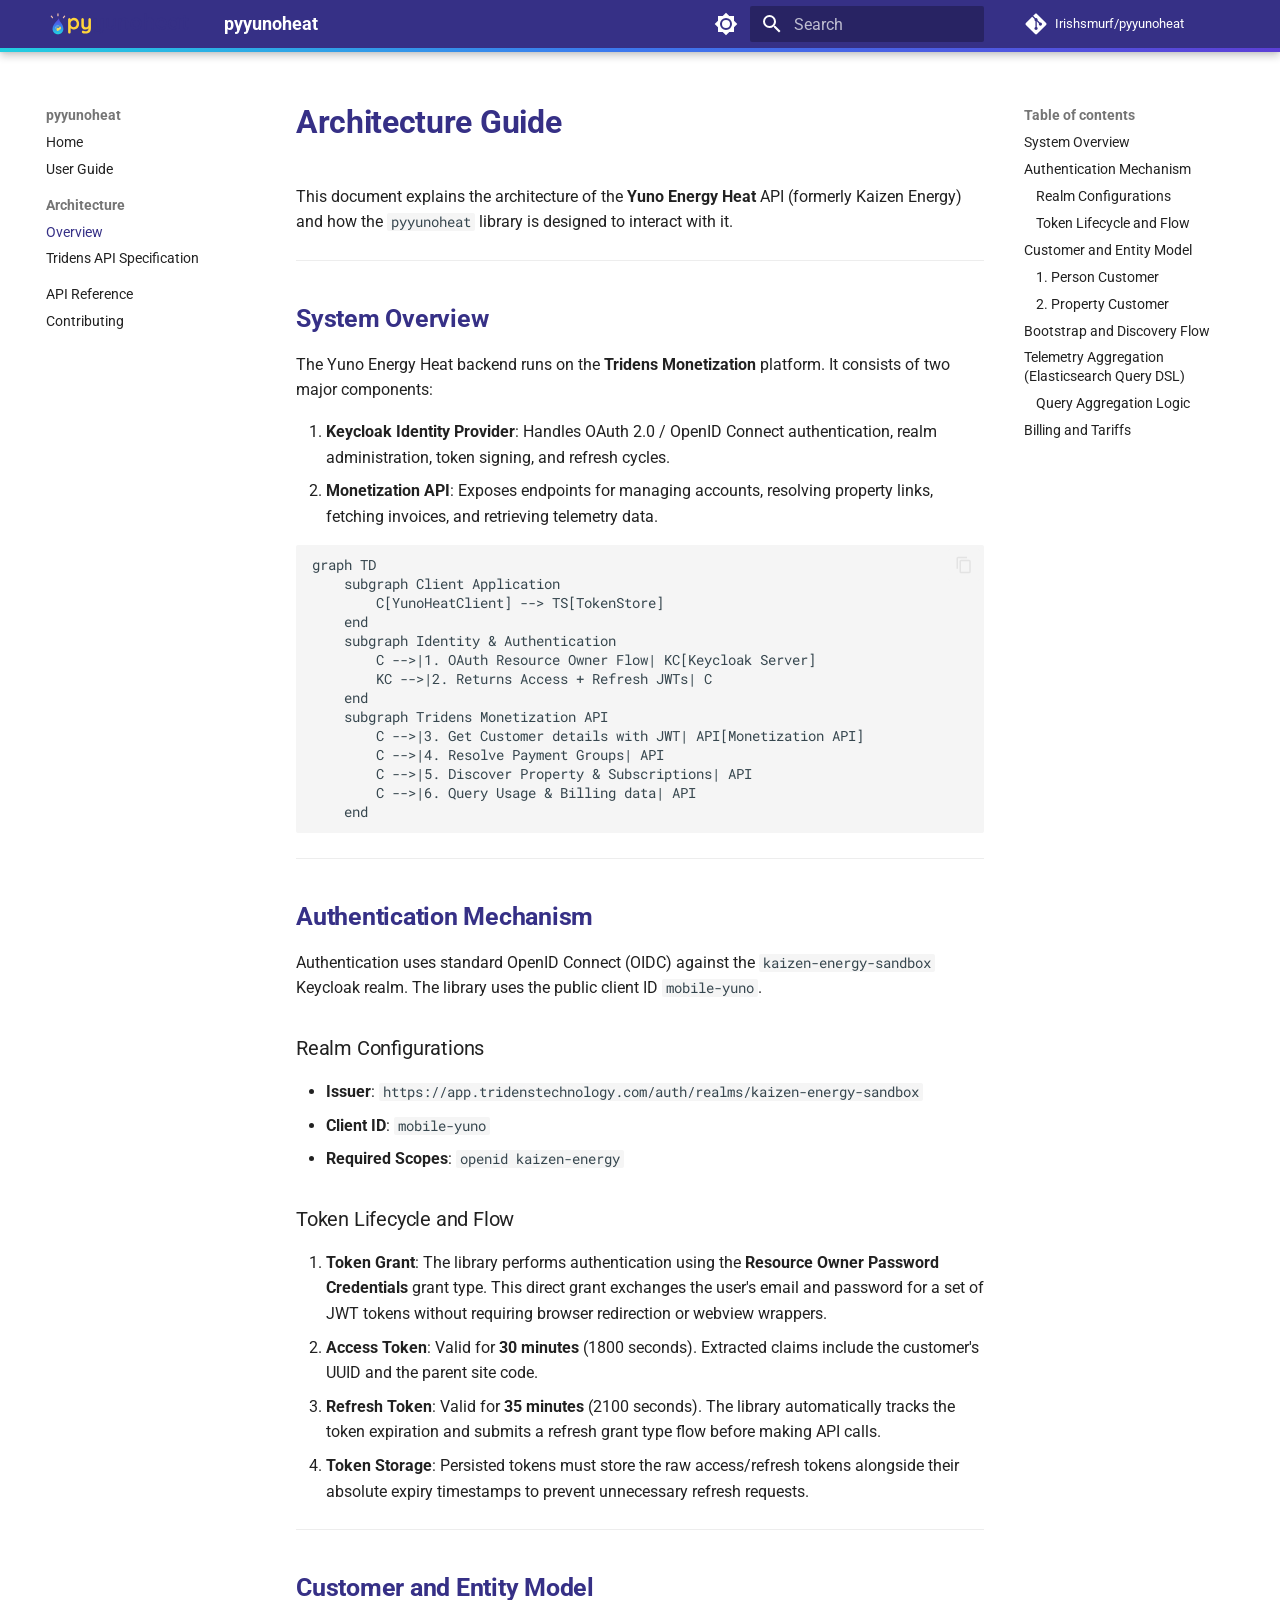
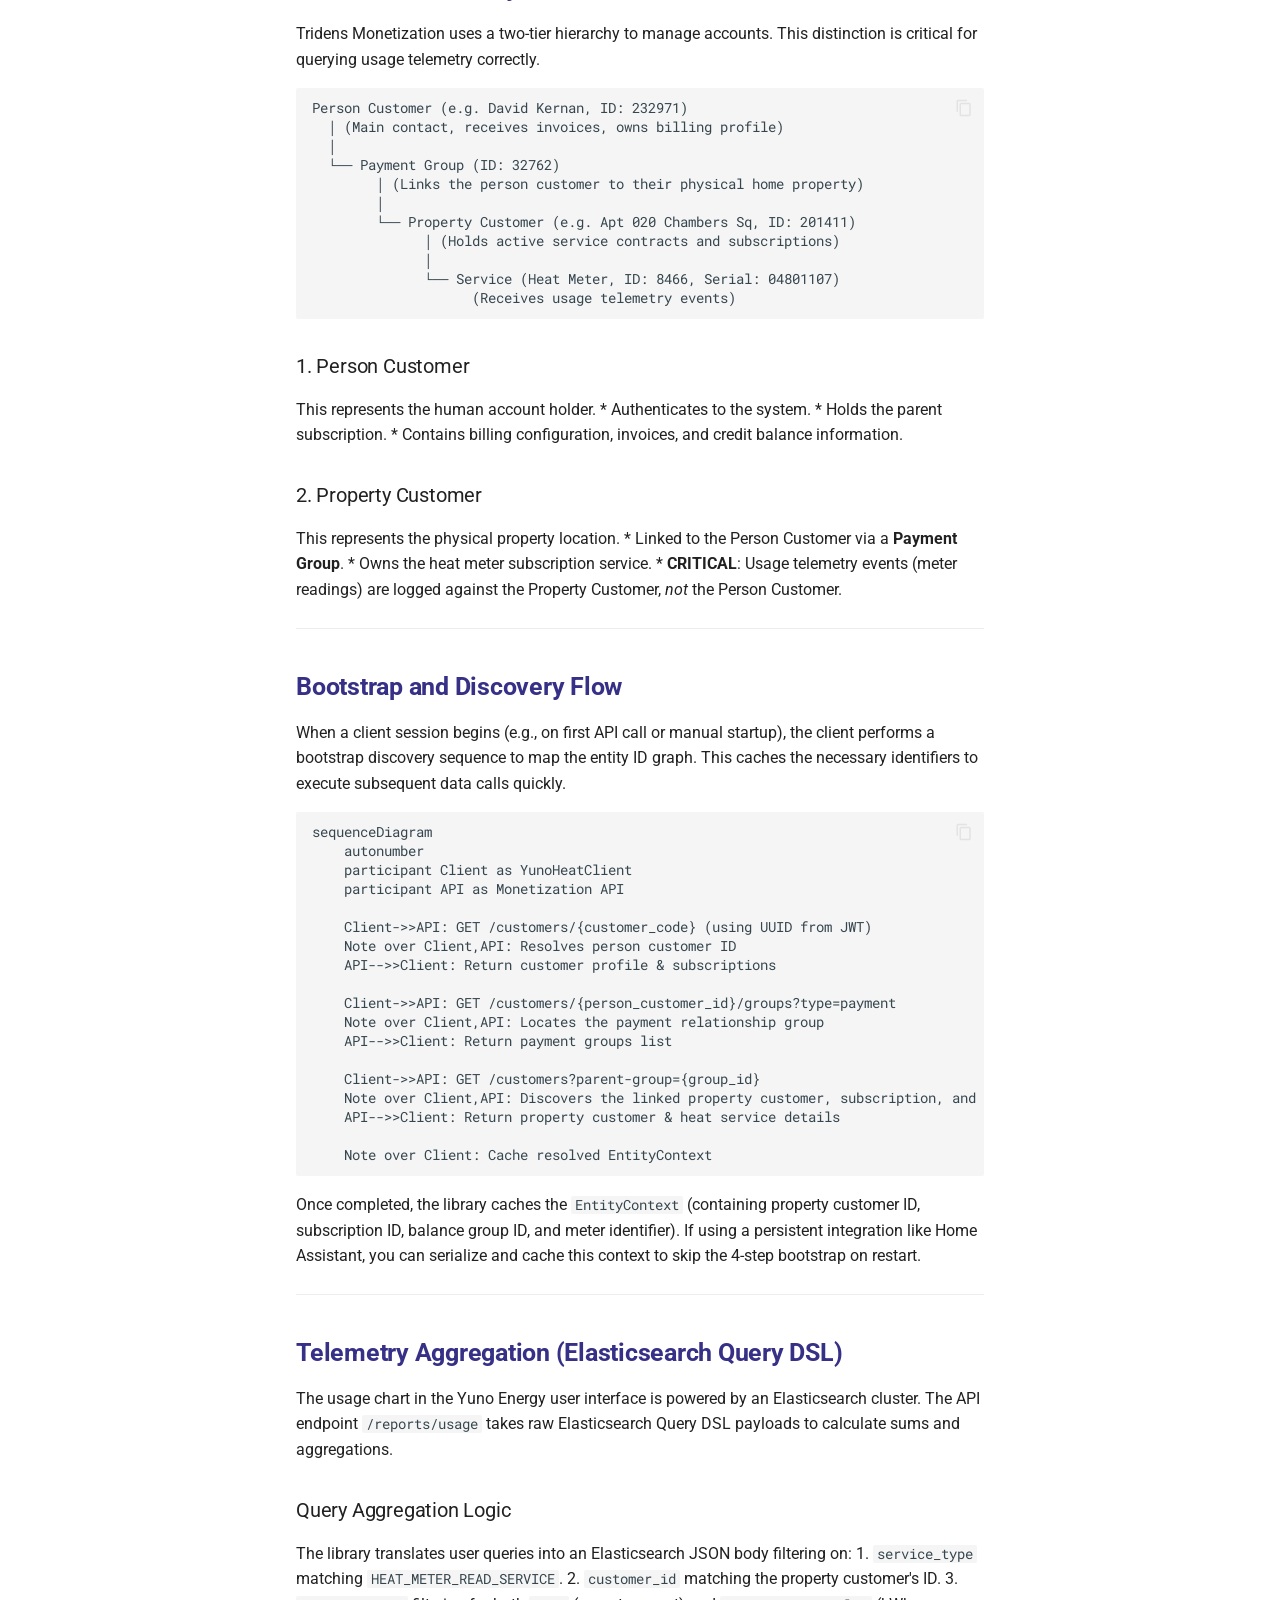
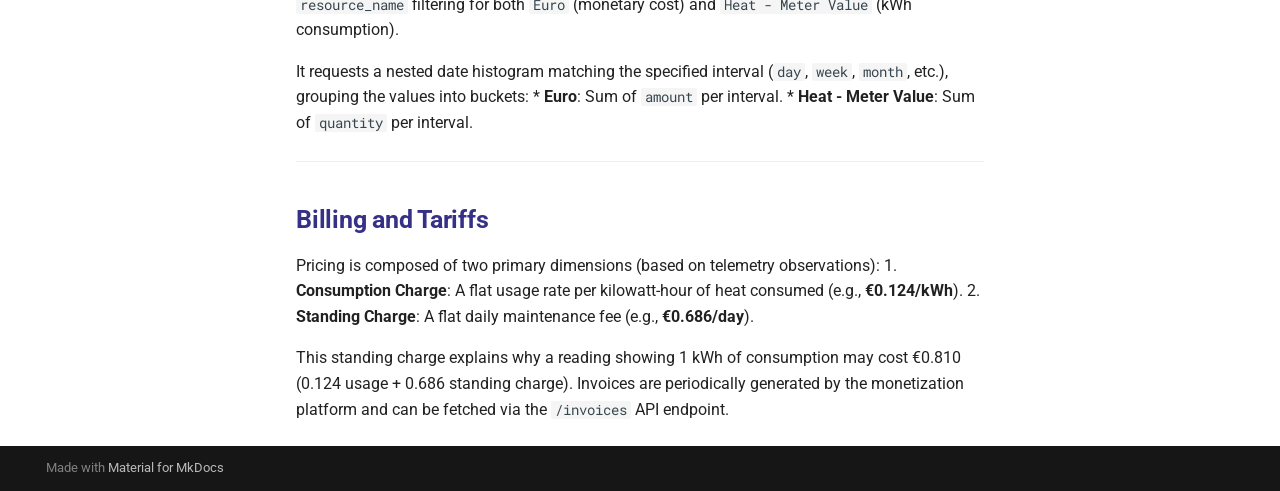
<file: architecture/index.html>
<!doctype html>
<html lang="en" class="no-js">
  <head>
    
      <meta charset="utf-8">
      <meta name="viewport" content="width=device-width,initial-scale=1">
      
        <meta name="description" content="Async Python client for the Yuno Energy Heat API">
      
      
        <meta name="author" content="Irishsmurf">
      
      
        <link rel="canonical" href="https://Irishsmurf.github.io/pyyunoheat/architecture/">
      
      
        <link rel="prev" href="../user-guide/">
      
      
        <link rel="next" href="../yuno-energy-heat-api-documentation/">
      
      
        
      
      
      <link rel="icon" href="../assets/icon.svg">
      <meta name="generator" content="mkdocs-1.6.1, mkdocs-material-9.7.6">
    
    
      
        <title>Overview - pyyunoheat</title>
      
    
    
      <link rel="stylesheet" href="../assets/stylesheets/main.484c7ddc.min.css">
      
        
        <link rel="stylesheet" href="../assets/stylesheets/palette.ab4e12ef.min.css">
      
      


    
    
      
    
    
      
        
        
        <link rel="preconnect" href="https://fonts.gstatic.com" crossorigin>
        <link rel="stylesheet" href="https://fonts.googleapis.com/css?family=Roboto:300,300i,400,400i,700,700i%7CRoboto+Mono:400,400i,700,700i&display=fallback">
        <style>:root{--md-text-font:"Roboto";--md-code-font:"Roboto Mono"}</style>
      
    
    
      <link rel="stylesheet" href="../stylesheets/extra.css">
    
    <script>__md_scope=new URL("..",location),__md_hash=e=>[...e].reduce(((e,_)=>(e<<5)-e+_.charCodeAt(0)),0),__md_get=(e,_=localStorage,t=__md_scope)=>JSON.parse(_.getItem(t.pathname+"."+e)),__md_set=(e,_,t=localStorage,a=__md_scope)=>{try{t.setItem(a.pathname+"."+e,JSON.stringify(_))}catch(e){}}</script>
    
      

    
    
  </head>
  
  
    
    
      
    
    
    
    
    <body dir="ltr" data-md-color-scheme="default" data-md-color-primary="custom" data-md-color-accent="custom">
  
    
    <input class="md-toggle" data-md-toggle="drawer" type="checkbox" id="__drawer" autocomplete="off">
    <input class="md-toggle" data-md-toggle="search" type="checkbox" id="__search" autocomplete="off">
    <label class="md-overlay" for="__drawer"></label>
    <div data-md-component="skip">
      
        
        <a href="#architecture-guide" class="md-skip">
          Skip to content
        </a>
      
    </div>
    <div data-md-component="announce">
      
    </div>
    
    
      

  

<header class="md-header md-header--shadow" data-md-component="header">
  <nav class="md-header__inner md-grid" aria-label="Header">
    <a href=".." title="pyyunoheat" class="md-header__button md-logo" aria-label="pyyunoheat" data-md-component="logo">
      
  <img src="../assets/logo.svg" alt="logo">

    </a>
    <label class="md-header__button md-icon" for="__drawer">
      
      <svg xmlns="http://www.w3.org/2000/svg" viewBox="0 0 24 24"><path d="M3 6h18v2H3zm0 5h18v2H3zm0 5h18v2H3z"/></svg>
    </label>
    <div class="md-header__title" data-md-component="header-title">
      <div class="md-header__ellipsis">
        <div class="md-header__topic">
          <span class="md-ellipsis">
            pyyunoheat
          </span>
        </div>
        <div class="md-header__topic" data-md-component="header-topic">
          <span class="md-ellipsis">
            
              Overview
            
          </span>
        </div>
      </div>
    </div>
    
      
        <form class="md-header__option" data-md-component="palette">
  
    
    
    
    <input class="md-option" data-md-color-media="(prefers-color-scheme: light)" data-md-color-scheme="default" data-md-color-primary="custom" data-md-color-accent="custom"  aria-label="Switch to dark mode"  type="radio" name="__palette" id="__palette_0">
    
      <label class="md-header__button md-icon" title="Switch to dark mode" for="__palette_1" hidden>
        <svg xmlns="http://www.w3.org/2000/svg" viewBox="0 0 24 24"><path d="M12 8a4 4 0 0 0-4 4 4 4 0 0 0 4 4 4 4 0 0 0 4-4 4 4 0 0 0-4-4m0 10a6 6 0 0 1-6-6 6 6 0 0 1 6-6 6 6 0 0 1 6 6 6 6 0 0 1-6 6m8-9.31V4h-4.69L12 .69 8.69 4H4v4.69L.69 12 4 15.31V20h4.69L12 23.31 15.31 20H20v-4.69L23.31 12z"/></svg>
      </label>
    
  
    
    
    
    <input class="md-option" data-md-color-media="(prefers-color-scheme: dark)" data-md-color-scheme="slate" data-md-color-primary="custom" data-md-color-accent="custom"  aria-label="Switch to light mode"  type="radio" name="__palette" id="__palette_1">
    
      <label class="md-header__button md-icon" title="Switch to light mode" for="__palette_0" hidden>
        <svg xmlns="http://www.w3.org/2000/svg" viewBox="0 0 24 24"><path d="M12 18c-.89 0-1.74-.2-2.5-.55C11.56 16.5 13 14.42 13 12s-1.44-4.5-3.5-5.45C10.26 6.2 11.11 6 12 6a6 6 0 0 1 6 6 6 6 0 0 1-6 6m8-9.31V4h-4.69L12 .69 8.69 4H4v4.69L.69 12 4 15.31V20h4.69L12 23.31 15.31 20H20v-4.69L23.31 12z"/></svg>
      </label>
    
  
</form>
      
    
    
      <script>var palette=__md_get("__palette");if(palette&&palette.color){if("(prefers-color-scheme)"===palette.color.media){var media=matchMedia("(prefers-color-scheme: light)"),input=document.querySelector(media.matches?"[data-md-color-media='(prefers-color-scheme: light)']":"[data-md-color-media='(prefers-color-scheme: dark)']");palette.color.media=input.getAttribute("data-md-color-media"),palette.color.scheme=input.getAttribute("data-md-color-scheme"),palette.color.primary=input.getAttribute("data-md-color-primary"),palette.color.accent=input.getAttribute("data-md-color-accent")}for(var[key,value]of Object.entries(palette.color))document.body.setAttribute("data-md-color-"+key,value)}</script>
    
    
    
      
      
        <label class="md-header__button md-icon" for="__search">
          
          <svg xmlns="http://www.w3.org/2000/svg" viewBox="0 0 24 24"><path d="M9.5 3A6.5 6.5 0 0 1 16 9.5c0 1.61-.59 3.09-1.56 4.23l.27.27h.79l5 5-1.5 1.5-5-5v-.79l-.27-.27A6.52 6.52 0 0 1 9.5 16 6.5 6.5 0 0 1 3 9.5 6.5 6.5 0 0 1 9.5 3m0 2C7 5 5 7 5 9.5S7 14 9.5 14 14 12 14 9.5 12 5 9.5 5"/></svg>
        </label>
        <div class="md-search" data-md-component="search" role="dialog">
  <label class="md-search__overlay" for="__search"></label>
  <div class="md-search__inner" role="search">
    <form class="md-search__form" name="search">
      <input type="text" class="md-search__input" name="query" aria-label="Search" placeholder="Search" autocapitalize="off" autocorrect="off" autocomplete="off" spellcheck="false" data-md-component="search-query" required>
      <label class="md-search__icon md-icon" for="__search">
        
        <svg xmlns="http://www.w3.org/2000/svg" viewBox="0 0 24 24"><path d="M9.5 3A6.5 6.5 0 0 1 16 9.5c0 1.61-.59 3.09-1.56 4.23l.27.27h.79l5 5-1.5 1.5-5-5v-.79l-.27-.27A6.52 6.52 0 0 1 9.5 16 6.5 6.5 0 0 1 3 9.5 6.5 6.5 0 0 1 9.5 3m0 2C7 5 5 7 5 9.5S7 14 9.5 14 14 12 14 9.5 12 5 9.5 5"/></svg>
        
        <svg xmlns="http://www.w3.org/2000/svg" viewBox="0 0 24 24"><path d="M20 11v2H8l5.5 5.5-1.42 1.42L4.16 12l7.92-7.92L13.5 5.5 8 11z"/></svg>
      </label>
      <nav class="md-search__options" aria-label="Search">
        
        <button type="reset" class="md-search__icon md-icon" title="Clear" aria-label="Clear" tabindex="-1">
          
          <svg xmlns="http://www.w3.org/2000/svg" viewBox="0 0 24 24"><path d="M19 6.41 17.59 5 12 10.59 6.41 5 5 6.41 10.59 12 5 17.59 6.41 19 12 13.41 17.59 19 19 17.59 13.41 12z"/></svg>
        </button>
      </nav>
      
        <div class="md-search__suggest" data-md-component="search-suggest"></div>
      
    </form>
    <div class="md-search__output">
      <div class="md-search__scrollwrap" tabindex="0" data-md-scrollfix>
        <div class="md-search-result" data-md-component="search-result">
          <div class="md-search-result__meta">
            Initializing search
          </div>
          <ol class="md-search-result__list" role="presentation"></ol>
        </div>
      </div>
    </div>
  </div>
</div>
      
    
    
      <div class="md-header__source">
        <a href="https://github.com/Irishsmurf/pyyunoheat" title="Go to repository" class="md-source" data-md-component="source">
  <div class="md-source__icon md-icon">
    
    <svg xmlns="http://www.w3.org/2000/svg" viewBox="0 0 448 512"><!--! Font Awesome Free 7.1.0 by @fontawesome - https://fontawesome.com License - https://fontawesome.com/license/free (Icons: CC BY 4.0, Fonts: SIL OFL 1.1, Code: MIT License) Copyright 2025 Fonticons, Inc.--><path d="M439.6 236.1 244 40.5c-5.4-5.5-12.8-8.5-20.4-8.5s-15 3-20.4 8.4L162.5 81l51.5 51.5c27.1-9.1 52.7 16.8 43.4 43.7l49.7 49.7c34.2-11.8 61.2 31 35.5 56.7-26.5 26.5-70.2-2.9-56-37.3L240.3 199v121.9c25.3 12.5 22.3 41.8 9.1 55-6.4 6.4-15.2 10.1-24.3 10.1s-17.8-3.6-24.3-10.1c-17.6-17.6-11.1-46.9 11.2-56v-123c-20.8-8.5-24.6-30.7-18.6-45L142.6 101 8.5 235.1C3 240.6 0 247.9 0 255.5s3 15 8.5 20.4l195.6 195.7c5.4 5.4 12.7 8.4 20.4 8.4s15-3 20.4-8.4l194.7-194.7c5.4-5.4 8.4-12.8 8.4-20.4s-3-15-8.4-20.4"/></svg>
  </div>
  <div class="md-source__repository">
    Irishsmurf/pyyunoheat
  </div>
</a>
      </div>
    
  </nav>
  
</header>
    
    <div class="md-container" data-md-component="container">
      
      
        
          
        
      
      <main class="md-main" data-md-component="main">
        <div class="md-main__inner md-grid">
          
            
              
              <div class="md-sidebar md-sidebar--primary" data-md-component="sidebar" data-md-type="navigation" >
                <div class="md-sidebar__scrollwrap">
                  <div class="md-sidebar__inner">
                    



<nav class="md-nav md-nav--primary" aria-label="Navigation" data-md-level="0">
  <label class="md-nav__title" for="__drawer">
    <a href=".." title="pyyunoheat" class="md-nav__button md-logo" aria-label="pyyunoheat" data-md-component="logo">
      
  <img src="../assets/logo.svg" alt="logo">

    </a>
    pyyunoheat
  </label>
  
    <div class="md-nav__source">
      <a href="https://github.com/Irishsmurf/pyyunoheat" title="Go to repository" class="md-source" data-md-component="source">
  <div class="md-source__icon md-icon">
    
    <svg xmlns="http://www.w3.org/2000/svg" viewBox="0 0 448 512"><!--! Font Awesome Free 7.1.0 by @fontawesome - https://fontawesome.com License - https://fontawesome.com/license/free (Icons: CC BY 4.0, Fonts: SIL OFL 1.1, Code: MIT License) Copyright 2025 Fonticons, Inc.--><path d="M439.6 236.1 244 40.5c-5.4-5.5-12.8-8.5-20.4-8.5s-15 3-20.4 8.4L162.5 81l51.5 51.5c27.1-9.1 52.7 16.8 43.4 43.7l49.7 49.7c34.2-11.8 61.2 31 35.5 56.7-26.5 26.5-70.2-2.9-56-37.3L240.3 199v121.9c25.3 12.5 22.3 41.8 9.1 55-6.4 6.4-15.2 10.1-24.3 10.1s-17.8-3.6-24.3-10.1c-17.6-17.6-11.1-46.9 11.2-56v-123c-20.8-8.5-24.6-30.7-18.6-45L142.6 101 8.5 235.1C3 240.6 0 247.9 0 255.5s3 15 8.5 20.4l195.6 195.7c5.4 5.4 12.7 8.4 20.4 8.4s15-3 20.4-8.4l194.7-194.7c5.4-5.4 8.4-12.8 8.4-20.4s-3-15-8.4-20.4"/></svg>
  </div>
  <div class="md-source__repository">
    Irishsmurf/pyyunoheat
  </div>
</a>
    </div>
  
  <ul class="md-nav__list" data-md-scrollfix>
    
      
      
  
  
  
  
    <li class="md-nav__item">
      <a href=".." class="md-nav__link">
        
  
  
  <span class="md-ellipsis">
    
  
    Home
  

    
  </span>
  
  

      </a>
    </li>
  

    
      
      
  
  
  
  
    <li class="md-nav__item">
      <a href="../user-guide/" class="md-nav__link">
        
  
  
  <span class="md-ellipsis">
    
  
    User Guide
  

    
  </span>
  
  

      </a>
    </li>
  

    
      
      
  
  
    
  
  
  
    
    
    
    
      
        
        
      
    
    
    <li class="md-nav__item md-nav__item--active md-nav__item--section md-nav__item--nested">
      
        
        
        <input class="md-nav__toggle md-toggle " type="checkbox" id="__nav_3" checked>
        
          
          <label class="md-nav__link" for="__nav_3" id="__nav_3_label" tabindex="">
            
  
  
  <span class="md-ellipsis">
    
  
    Architecture
  

    
  </span>
  
  

            <span class="md-nav__icon md-icon"></span>
          </label>
        
        <nav class="md-nav" data-md-level="1" aria-labelledby="__nav_3_label" aria-expanded="true">
          <label class="md-nav__title" for="__nav_3">
            <span class="md-nav__icon md-icon"></span>
            
  
    Architecture
  

          </label>
          <ul class="md-nav__list" data-md-scrollfix>
            
              
                
  
  
    
  
  
  
    <li class="md-nav__item md-nav__item--active">
      
      <input class="md-nav__toggle md-toggle" type="checkbox" id="__toc">
      
      
        
      
      
        <label class="md-nav__link md-nav__link--active" for="__toc">
          
  
  
  <span class="md-ellipsis">
    
  
    Overview
  

    
  </span>
  
  

          <span class="md-nav__icon md-icon"></span>
        </label>
      
      <a href="./" class="md-nav__link md-nav__link--active">
        
  
  
  <span class="md-ellipsis">
    
  
    Overview
  

    
  </span>
  
  

      </a>
      
        

<nav class="md-nav md-nav--secondary" aria-label="Table of contents">
  
  
  
    
  
  
    <label class="md-nav__title" for="__toc">
      <span class="md-nav__icon md-icon"></span>
      Table of contents
    </label>
    <ul class="md-nav__list" data-md-component="toc" data-md-scrollfix>
      
        <li class="md-nav__item">
  <a href="#system-overview" class="md-nav__link">
    <span class="md-ellipsis">
      
        System Overview
      
    </span>
  </a>
  
</li>
      
        <li class="md-nav__item">
  <a href="#authentication-mechanism" class="md-nav__link">
    <span class="md-ellipsis">
      
        Authentication Mechanism
      
    </span>
  </a>
  
    <nav class="md-nav" aria-label="Authentication Mechanism">
      <ul class="md-nav__list">
        
          <li class="md-nav__item">
  <a href="#realm-configurations" class="md-nav__link">
    <span class="md-ellipsis">
      
        Realm Configurations
      
    </span>
  </a>
  
</li>
        
          <li class="md-nav__item">
  <a href="#token-lifecycle-and-flow" class="md-nav__link">
    <span class="md-ellipsis">
      
        Token Lifecycle and Flow
      
    </span>
  </a>
  
</li>
        
      </ul>
    </nav>
  
</li>
      
        <li class="md-nav__item">
  <a href="#customer-and-entity-model" class="md-nav__link">
    <span class="md-ellipsis">
      
        Customer and Entity Model
      
    </span>
  </a>
  
    <nav class="md-nav" aria-label="Customer and Entity Model">
      <ul class="md-nav__list">
        
          <li class="md-nav__item">
  <a href="#1-person-customer" class="md-nav__link">
    <span class="md-ellipsis">
      
        1. Person Customer
      
    </span>
  </a>
  
</li>
        
          <li class="md-nav__item">
  <a href="#2-property-customer" class="md-nav__link">
    <span class="md-ellipsis">
      
        2. Property Customer
      
    </span>
  </a>
  
</li>
        
      </ul>
    </nav>
  
</li>
      
        <li class="md-nav__item">
  <a href="#bootstrap-and-discovery-flow" class="md-nav__link">
    <span class="md-ellipsis">
      
        Bootstrap and Discovery Flow
      
    </span>
  </a>
  
</li>
      
        <li class="md-nav__item">
  <a href="#telemetry-aggregation-elasticsearch-query-dsl" class="md-nav__link">
    <span class="md-ellipsis">
      
        Telemetry Aggregation (Elasticsearch Query DSL)
      
    </span>
  </a>
  
    <nav class="md-nav" aria-label="Telemetry Aggregation (Elasticsearch Query DSL)">
      <ul class="md-nav__list">
        
          <li class="md-nav__item">
  <a href="#query-aggregation-logic" class="md-nav__link">
    <span class="md-ellipsis">
      
        Query Aggregation Logic
      
    </span>
  </a>
  
</li>
        
      </ul>
    </nav>
  
</li>
      
        <li class="md-nav__item">
  <a href="#billing-and-tariffs" class="md-nav__link">
    <span class="md-ellipsis">
      
        Billing and Tariffs
      
    </span>
  </a>
  
</li>
      
    </ul>
  
</nav>
      
    </li>
  

              
            
              
                
  
  
  
  
    <li class="md-nav__item">
      <a href="../yuno-energy-heat-api-documentation/" class="md-nav__link">
        
  
  
  <span class="md-ellipsis">
    
  
    Tridens API Specification
  

    
  </span>
  
  

      </a>
    </li>
  

              
            
          </ul>
        </nav>
      
    </li>
  

    
      
      
  
  
  
  
    <li class="md-nav__item">
      <a href="../api/" class="md-nav__link">
        
  
  
  <span class="md-ellipsis">
    
  
    API Reference
  

    
  </span>
  
  

      </a>
    </li>
  

    
      
      
  
  
  
  
    <li class="md-nav__item">
      <a href="../contributing/" class="md-nav__link">
        
  
  
  <span class="md-ellipsis">
    
  
    Contributing
  

    
  </span>
  
  

      </a>
    </li>
  

    
  </ul>
</nav>
                  </div>
                </div>
              </div>
            
            
              
              <div class="md-sidebar md-sidebar--secondary" data-md-component="sidebar" data-md-type="toc" >
                <div class="md-sidebar__scrollwrap">
                  <div class="md-sidebar__inner">
                    

<nav class="md-nav md-nav--secondary" aria-label="Table of contents">
  
  
  
    
  
  
    <label class="md-nav__title" for="__toc">
      <span class="md-nav__icon md-icon"></span>
      Table of contents
    </label>
    <ul class="md-nav__list" data-md-component="toc" data-md-scrollfix>
      
        <li class="md-nav__item">
  <a href="#system-overview" class="md-nav__link">
    <span class="md-ellipsis">
      
        System Overview
      
    </span>
  </a>
  
</li>
      
        <li class="md-nav__item">
  <a href="#authentication-mechanism" class="md-nav__link">
    <span class="md-ellipsis">
      
        Authentication Mechanism
      
    </span>
  </a>
  
    <nav class="md-nav" aria-label="Authentication Mechanism">
      <ul class="md-nav__list">
        
          <li class="md-nav__item">
  <a href="#realm-configurations" class="md-nav__link">
    <span class="md-ellipsis">
      
        Realm Configurations
      
    </span>
  </a>
  
</li>
        
          <li class="md-nav__item">
  <a href="#token-lifecycle-and-flow" class="md-nav__link">
    <span class="md-ellipsis">
      
        Token Lifecycle and Flow
      
    </span>
  </a>
  
</li>
        
      </ul>
    </nav>
  
</li>
      
        <li class="md-nav__item">
  <a href="#customer-and-entity-model" class="md-nav__link">
    <span class="md-ellipsis">
      
        Customer and Entity Model
      
    </span>
  </a>
  
    <nav class="md-nav" aria-label="Customer and Entity Model">
      <ul class="md-nav__list">
        
          <li class="md-nav__item">
  <a href="#1-person-customer" class="md-nav__link">
    <span class="md-ellipsis">
      
        1. Person Customer
      
    </span>
  </a>
  
</li>
        
          <li class="md-nav__item">
  <a href="#2-property-customer" class="md-nav__link">
    <span class="md-ellipsis">
      
        2. Property Customer
      
    </span>
  </a>
  
</li>
        
      </ul>
    </nav>
  
</li>
      
        <li class="md-nav__item">
  <a href="#bootstrap-and-discovery-flow" class="md-nav__link">
    <span class="md-ellipsis">
      
        Bootstrap and Discovery Flow
      
    </span>
  </a>
  
</li>
      
        <li class="md-nav__item">
  <a href="#telemetry-aggregation-elasticsearch-query-dsl" class="md-nav__link">
    <span class="md-ellipsis">
      
        Telemetry Aggregation (Elasticsearch Query DSL)
      
    </span>
  </a>
  
    <nav class="md-nav" aria-label="Telemetry Aggregation (Elasticsearch Query DSL)">
      <ul class="md-nav__list">
        
          <li class="md-nav__item">
  <a href="#query-aggregation-logic" class="md-nav__link">
    <span class="md-ellipsis">
      
        Query Aggregation Logic
      
    </span>
  </a>
  
</li>
        
      </ul>
    </nav>
  
</li>
      
        <li class="md-nav__item">
  <a href="#billing-and-tariffs" class="md-nav__link">
    <span class="md-ellipsis">
      
        Billing and Tariffs
      
    </span>
  </a>
  
</li>
      
    </ul>
  
</nav>
                  </div>
                </div>
              </div>
            
          
          
            <div class="md-content" data-md-component="content">
              
              <article class="md-content__inner md-typeset">
                
                  


  
  


<h1 id="architecture-guide">Architecture Guide<a class="headerlink" href="#architecture-guide" title="Permanent link">&para;</a></h1>
<p>This document explains the architecture of the <strong>Yuno Energy Heat</strong> API (formerly Kaizen Energy) and how the <code>pyyunoheat</code> library is designed to interact with it.</p>
<hr />
<h2 id="system-overview">System Overview<a class="headerlink" href="#system-overview" title="Permanent link">&para;</a></h2>
<p>The Yuno Energy Heat backend runs on the <strong>Tridens Monetization</strong> platform. It consists of two major components:</p>
<ol>
<li><strong>Keycloak Identity Provider</strong>: Handles OAuth 2.0 / OpenID Connect authentication, realm administration, token signing, and refresh cycles.</li>
<li><strong>Monetization API</strong>: Exposes endpoints for managing accounts, resolving property links, fetching invoices, and retrieving telemetry data.</li>
</ol>
<div class="language-text highlight"><pre><span></span><code><span id="__span-0-1"><a id="__codelineno-0-1" name="__codelineno-0-1" href="#__codelineno-0-1"></a>graph TD
</span><span id="__span-0-2"><a id="__codelineno-0-2" name="__codelineno-0-2" href="#__codelineno-0-2"></a>    subgraph Client Application
</span><span id="__span-0-3"><a id="__codelineno-0-3" name="__codelineno-0-3" href="#__codelineno-0-3"></a>        C[YunoHeatClient] --&gt; TS[TokenStore]
</span><span id="__span-0-4"><a id="__codelineno-0-4" name="__codelineno-0-4" href="#__codelineno-0-4"></a>    end
</span><span id="__span-0-5"><a id="__codelineno-0-5" name="__codelineno-0-5" href="#__codelineno-0-5"></a>    subgraph Identity &amp; Authentication
</span><span id="__span-0-6"><a id="__codelineno-0-6" name="__codelineno-0-6" href="#__codelineno-0-6"></a>        C --&gt;|1. OAuth Resource Owner Flow| KC[Keycloak Server]
</span><span id="__span-0-7"><a id="__codelineno-0-7" name="__codelineno-0-7" href="#__codelineno-0-7"></a>        KC --&gt;|2. Returns Access + Refresh JWTs| C
</span><span id="__span-0-8"><a id="__codelineno-0-8" name="__codelineno-0-8" href="#__codelineno-0-8"></a>    end
</span><span id="__span-0-9"><a id="__codelineno-0-9" name="__codelineno-0-9" href="#__codelineno-0-9"></a>    subgraph Tridens Monetization API
</span><span id="__span-0-10"><a id="__codelineno-0-10" name="__codelineno-0-10" href="#__codelineno-0-10"></a>        C --&gt;|3. Get Customer details with JWT| API[Monetization API]
</span><span id="__span-0-11"><a id="__codelineno-0-11" name="__codelineno-0-11" href="#__codelineno-0-11"></a>        C --&gt;|4. Resolve Payment Groups| API
</span><span id="__span-0-12"><a id="__codelineno-0-12" name="__codelineno-0-12" href="#__codelineno-0-12"></a>        C --&gt;|5. Discover Property &amp; Subscriptions| API
</span><span id="__span-0-13"><a id="__codelineno-0-13" name="__codelineno-0-13" href="#__codelineno-0-13"></a>        C --&gt;|6. Query Usage &amp; Billing data| API
</span><span id="__span-0-14"><a id="__codelineno-0-14" name="__codelineno-0-14" href="#__codelineno-0-14"></a>    end
</span></code></pre></div>
<hr />
<h2 id="authentication-mechanism">Authentication Mechanism<a class="headerlink" href="#authentication-mechanism" title="Permanent link">&para;</a></h2>
<p>Authentication uses standard OpenID Connect (OIDC) against the <code>kaizen-energy-sandbox</code> Keycloak realm. The library uses the public client ID <code>mobile-yuno</code>.</p>
<h3 id="realm-configurations">Realm Configurations<a class="headerlink" href="#realm-configurations" title="Permanent link">&para;</a></h3>
<ul>
<li><strong>Issuer</strong>: <code>https://app.tridenstechnology.com/auth/realms/kaizen-energy-sandbox</code></li>
<li><strong>Client ID</strong>: <code>mobile-yuno</code></li>
<li><strong>Required Scopes</strong>: <code>openid kaizen-energy</code></li>
</ul>
<h3 id="token-lifecycle-and-flow">Token Lifecycle and Flow<a class="headerlink" href="#token-lifecycle-and-flow" title="Permanent link">&para;</a></h3>
<ol>
<li><strong>Token Grant</strong>: The library performs authentication using the <strong>Resource Owner Password Credentials</strong> grant type. This direct grant exchanges the user's email and password for a set of JWT tokens without requiring browser redirection or webview wrappers.</li>
<li><strong>Access Token</strong>: Valid for <strong>30 minutes</strong> (1800 seconds). Extracted claims include the customer's UUID and the parent site code.</li>
<li><strong>Refresh Token</strong>: Valid for <strong>35 minutes</strong> (2100 seconds). The library automatically tracks the token expiration and submits a refresh grant type flow before making API calls.</li>
<li><strong>Token Storage</strong>: Persisted tokens must store the raw access/refresh tokens alongside their absolute expiry timestamps to prevent unnecessary refresh requests.</li>
</ol>
<hr />
<h2 id="customer-and-entity-model">Customer and Entity Model<a class="headerlink" href="#customer-and-entity-model" title="Permanent link">&para;</a></h2>
<p>Tridens Monetization uses a two-tier hierarchy to manage accounts. This distinction is critical for querying usage telemetry correctly.</p>
<div class="language-text highlight"><pre><span></span><code><span id="__span-1-1"><a id="__codelineno-1-1" name="__codelineno-1-1" href="#__codelineno-1-1"></a>Person Customer (e.g. David Kernan, ID: 232971)
</span><span id="__span-1-2"><a id="__codelineno-1-2" name="__codelineno-1-2" href="#__codelineno-1-2"></a>  │ (Main contact, receives invoices, owns billing profile)
</span><span id="__span-1-3"><a id="__codelineno-1-3" name="__codelineno-1-3" href="#__codelineno-1-3"></a>  │
</span><span id="__span-1-4"><a id="__codelineno-1-4" name="__codelineno-1-4" href="#__codelineno-1-4"></a>  └── Payment Group (ID: 32762)
</span><span id="__span-1-5"><a id="__codelineno-1-5" name="__codelineno-1-5" href="#__codelineno-1-5"></a>        │ (Links the person customer to their physical home property)
</span><span id="__span-1-6"><a id="__codelineno-1-6" name="__codelineno-1-6" href="#__codelineno-1-6"></a>        │
</span><span id="__span-1-7"><a id="__codelineno-1-7" name="__codelineno-1-7" href="#__codelineno-1-7"></a>        └── Property Customer (e.g. Apt 020 Chambers Sq, ID: 201411)
</span><span id="__span-1-8"><a id="__codelineno-1-8" name="__codelineno-1-8" href="#__codelineno-1-8"></a>              │ (Holds active service contracts and subscriptions)
</span><span id="__span-1-9"><a id="__codelineno-1-9" name="__codelineno-1-9" href="#__codelineno-1-9"></a>              │
</span><span id="__span-1-10"><a id="__codelineno-1-10" name="__codelineno-1-10" href="#__codelineno-1-10"></a>              └── Service (Heat Meter, ID: 8466, Serial: 04801107)
</span><span id="__span-1-11"><a id="__codelineno-1-11" name="__codelineno-1-11" href="#__codelineno-1-11"></a>                    (Receives usage telemetry events)
</span></code></pre></div>
<h3 id="1-person-customer">1. Person Customer<a class="headerlink" href="#1-person-customer" title="Permanent link">&para;</a></h3>
<p>This represents the human account holder.
* Authenticates to the system.
* Holds the parent subscription.
* Contains billing configuration, invoices, and credit balance information.</p>
<h3 id="2-property-customer">2. Property Customer<a class="headerlink" href="#2-property-customer" title="Permanent link">&para;</a></h3>
<p>This represents the physical property location.
* Linked to the Person Customer via a <strong>Payment Group</strong>.
* Owns the heat meter subscription service.
* <strong>CRITICAL</strong>: Usage telemetry events (meter readings) are logged against the Property Customer, <em>not</em> the Person Customer.</p>
<hr />
<h2 id="bootstrap-and-discovery-flow">Bootstrap and Discovery Flow<a class="headerlink" href="#bootstrap-and-discovery-flow" title="Permanent link">&para;</a></h2>
<p>When a client session begins (e.g., on first API call or manual startup), the client performs a bootstrap discovery sequence to map the entity ID graph. This caches the necessary identifiers to execute subsequent data calls quickly.</p>
<div class="language-text highlight"><pre><span></span><code><span id="__span-2-1"><a id="__codelineno-2-1" name="__codelineno-2-1" href="#__codelineno-2-1"></a>sequenceDiagram
</span><span id="__span-2-2"><a id="__codelineno-2-2" name="__codelineno-2-2" href="#__codelineno-2-2"></a>    autonumber
</span><span id="__span-2-3"><a id="__codelineno-2-3" name="__codelineno-2-3" href="#__codelineno-2-3"></a>    participant Client as YunoHeatClient
</span><span id="__span-2-4"><a id="__codelineno-2-4" name="__codelineno-2-4" href="#__codelineno-2-4"></a>    participant API as Monetization API
</span><span id="__span-2-5"><a id="__codelineno-2-5" name="__codelineno-2-5" href="#__codelineno-2-5"></a>
</span><span id="__span-2-6"><a id="__codelineno-2-6" name="__codelineno-2-6" href="#__codelineno-2-6"></a>    Client-&gt;&gt;API: GET /customers/{customer_code} (using UUID from JWT)
</span><span id="__span-2-7"><a id="__codelineno-2-7" name="__codelineno-2-7" href="#__codelineno-2-7"></a>    Note over Client,API: Resolves person customer ID
</span><span id="__span-2-8"><a id="__codelineno-2-8" name="__codelineno-2-8" href="#__codelineno-2-8"></a>    API--&gt;&gt;Client: Return customer profile &amp; subscriptions
</span><span id="__span-2-9"><a id="__codelineno-2-9" name="__codelineno-2-9" href="#__codelineno-2-9"></a>
</span><span id="__span-2-10"><a id="__codelineno-2-10" name="__codelineno-2-10" href="#__codelineno-2-10"></a>    Client-&gt;&gt;API: GET /customers/{person_customer_id}/groups?type=payment
</span><span id="__span-2-11"><a id="__codelineno-2-11" name="__codelineno-2-11" href="#__codelineno-2-11"></a>    Note over Client,API: Locates the payment relationship group
</span><span id="__span-2-12"><a id="__codelineno-2-12" name="__codelineno-2-12" href="#__codelineno-2-12"></a>    API--&gt;&gt;Client: Return payment groups list
</span><span id="__span-2-13"><a id="__codelineno-2-13" name="__codelineno-2-13" href="#__codelineno-2-13"></a>
</span><span id="__span-2-14"><a id="__codelineno-2-14" name="__codelineno-2-14" href="#__codelineno-2-14"></a>    Client-&gt;&gt;API: GET /customers?parent-group={group_id}
</span><span id="__span-2-15"><a id="__codelineno-2-15" name="__codelineno-2-15" href="#__codelineno-2-15"></a>    Note over Client,API: Discovers the linked property customer, subscription, and meter serial
</span><span id="__span-2-16"><a id="__codelineno-2-16" name="__codelineno-2-16" href="#__codelineno-2-16"></a>    API--&gt;&gt;Client: Return property customer &amp; heat service details
</span><span id="__span-2-17"><a id="__codelineno-2-17" name="__codelineno-2-17" href="#__codelineno-2-17"></a>
</span><span id="__span-2-18"><a id="__codelineno-2-18" name="__codelineno-2-18" href="#__codelineno-2-18"></a>    Note over Client: Cache resolved EntityContext
</span></code></pre></div>
<p>Once completed, the library caches the <code>EntityContext</code> (containing property customer ID, subscription ID, balance group ID, and meter identifier). If using a persistent integration like Home Assistant, you can serialize and cache this context to skip the 4-step bootstrap on restart.</p>
<hr />
<h2 id="telemetry-aggregation-elasticsearch-query-dsl">Telemetry Aggregation (Elasticsearch Query DSL)<a class="headerlink" href="#telemetry-aggregation-elasticsearch-query-dsl" title="Permanent link">&para;</a></h2>
<p>The usage chart in the Yuno Energy user interface is powered by an Elasticsearch cluster. The API endpoint <code>/reports/usage</code> takes raw Elasticsearch Query DSL payloads to calculate sums and aggregations.</p>
<h3 id="query-aggregation-logic">Query Aggregation Logic<a class="headerlink" href="#query-aggregation-logic" title="Permanent link">&para;</a></h3>
<p>The library translates user queries into an Elasticsearch JSON body filtering on:
1. <code>service_type</code> matching <code>HEAT_METER_READ_SERVICE</code>.
2. <code>customer_id</code> matching the property customer's ID.
3. <code>resource_name</code> filtering for both <code>Euro</code> (monetary cost) and <code>Heat - Meter Value</code> (kWh consumption).</p>
<p>It requests a nested date histogram matching the specified interval (<code>day</code>, <code>week</code>, <code>month</code>, etc.), grouping the values into buckets:
* <strong>Euro</strong>: Sum of <code>amount</code> per interval.
* <strong>Heat - Meter Value</strong>: Sum of <code>quantity</code> per interval.</p>
<hr />
<h2 id="billing-and-tariffs">Billing and Tariffs<a class="headerlink" href="#billing-and-tariffs" title="Permanent link">&para;</a></h2>
<p>Pricing is composed of two primary dimensions (based on telemetry observations):
1. <strong>Consumption Charge</strong>: A flat usage rate per kilowatt-hour of heat consumed (e.g., <strong>€0.124/kWh</strong>).
2. <strong>Standing Charge</strong>: A flat daily maintenance fee (e.g., <strong>€0.686/day</strong>).</p>
<p>This standing charge explains why a reading showing 1 kWh of consumption may cost €0.810 (0.124 usage + 0.686 standing charge). Invoices are periodically generated by the monetization platform and can be fetched via the <code>/invoices</code> API endpoint.</p>












                
              </article>
            </div>
          
          
<script>var target=document.getElementById(location.hash.slice(1));target&&target.name&&(target.checked=target.name.startsWith("__tabbed_"))</script>
        </div>
        
          <button type="button" class="md-top md-icon" data-md-component="top" hidden>
  
  <svg xmlns="http://www.w3.org/2000/svg" viewBox="0 0 24 24"><path d="M13 20h-2V8l-5.5 5.5-1.42-1.42L12 4.16l7.92 7.92-1.42 1.42L13 8z"/></svg>
  Back to top
</button>
        
      </main>
      
        <footer class="md-footer">
  
  <div class="md-footer-meta md-typeset">
    <div class="md-footer-meta__inner md-grid">
      <div class="md-copyright">
  
  
    Made with
    <a href="https://squidfunk.github.io/mkdocs-material/" target="_blank" rel="noopener">
      Material for MkDocs
    </a>
  
</div>
      
    </div>
  </div>
</footer>
      
    </div>
    <div class="md-dialog" data-md-component="dialog">
      <div class="md-dialog__inner md-typeset"></div>
    </div>
    
    
    
      
      
      <script id="__config" type="application/json">{"annotate": null, "base": "..", "features": ["navigation.sections", "navigation.expand", "navigation.top", "search.suggest", "search.highlight", "content.code.copy", "content.code.annotate"], "search": "../assets/javascripts/workers/search.2c215733.min.js", "tags": null, "translations": {"clipboard.copied": "Copied to clipboard", "clipboard.copy": "Copy to clipboard", "search.result.more.one": "1 more on this page", "search.result.more.other": "# more on this page", "search.result.none": "No matching documents", "search.result.one": "1 matching document", "search.result.other": "# matching documents", "search.result.placeholder": "Type to start searching", "search.result.term.missing": "Missing", "select.version": "Select version"}, "version": null}</script>
    
    
      <script src="../assets/javascripts/bundle.79ae519e.min.js"></script>
      
    
  </body>
</html>
</file>
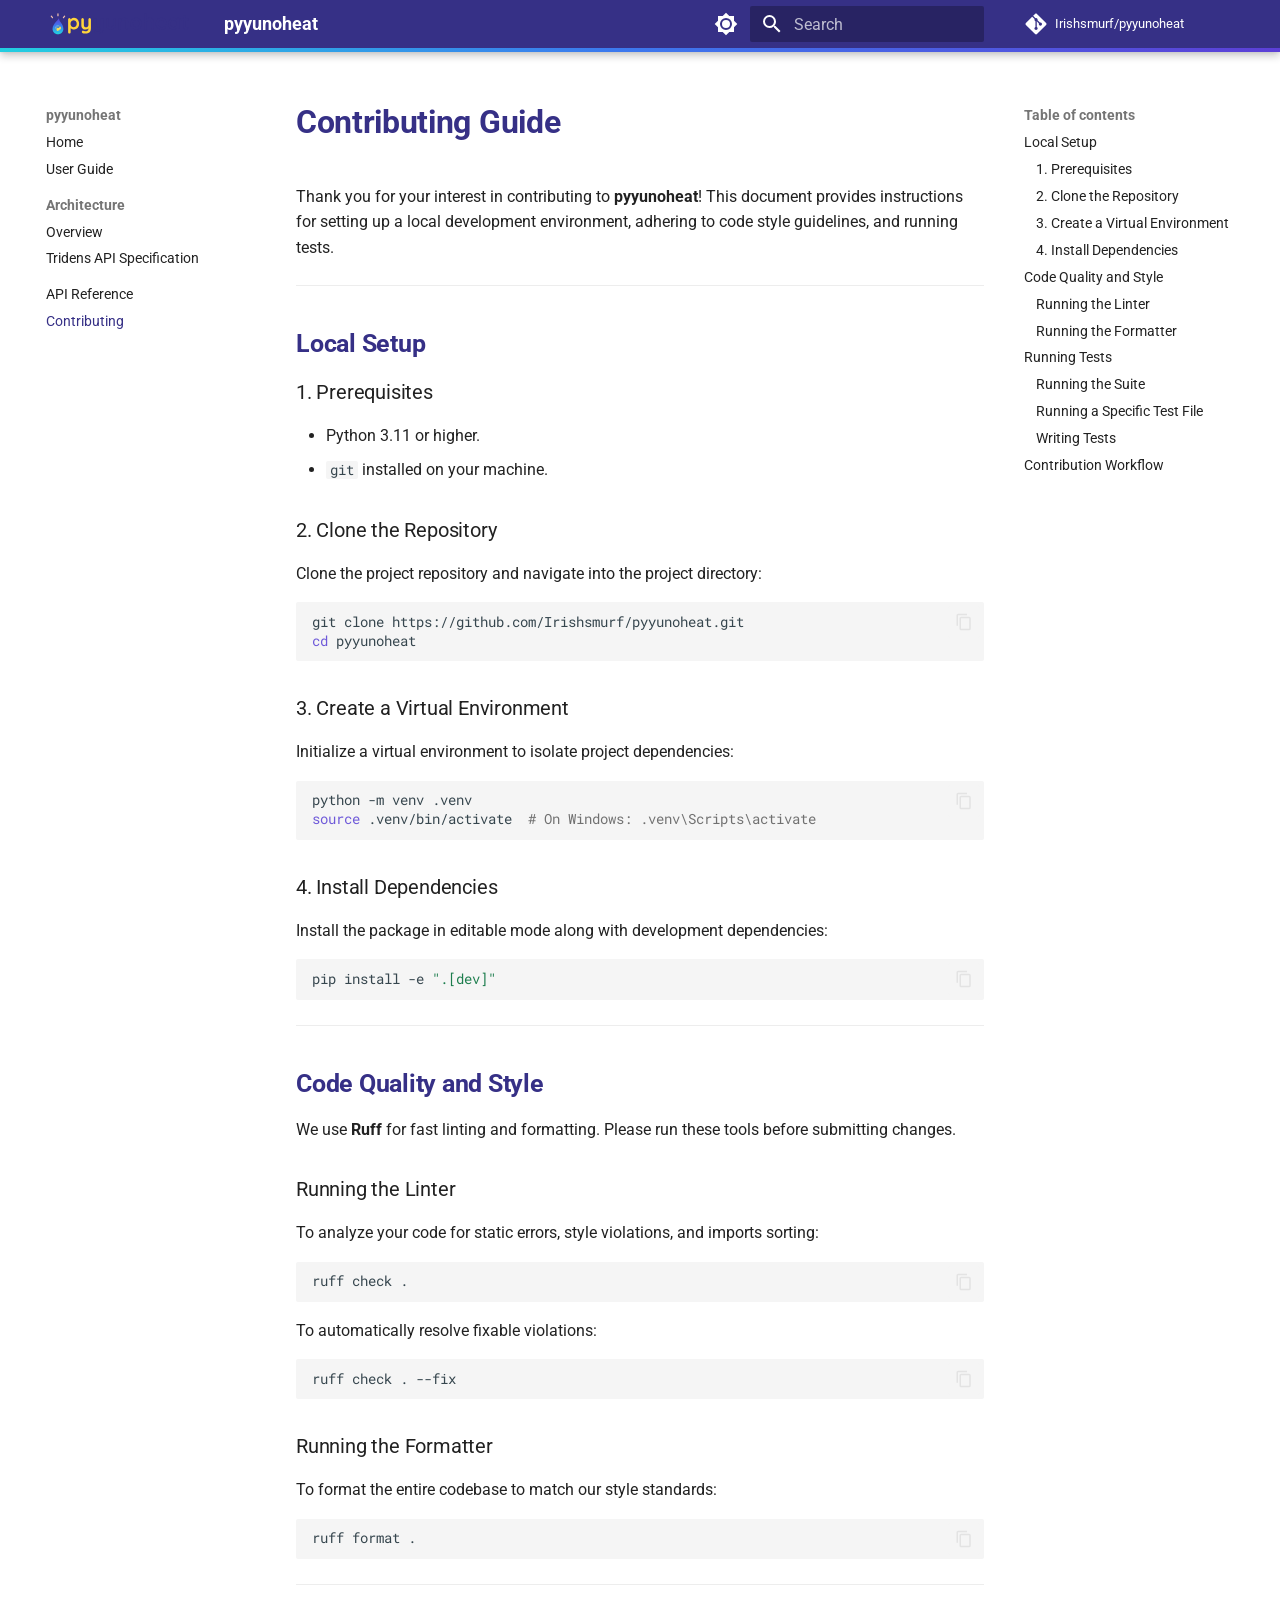
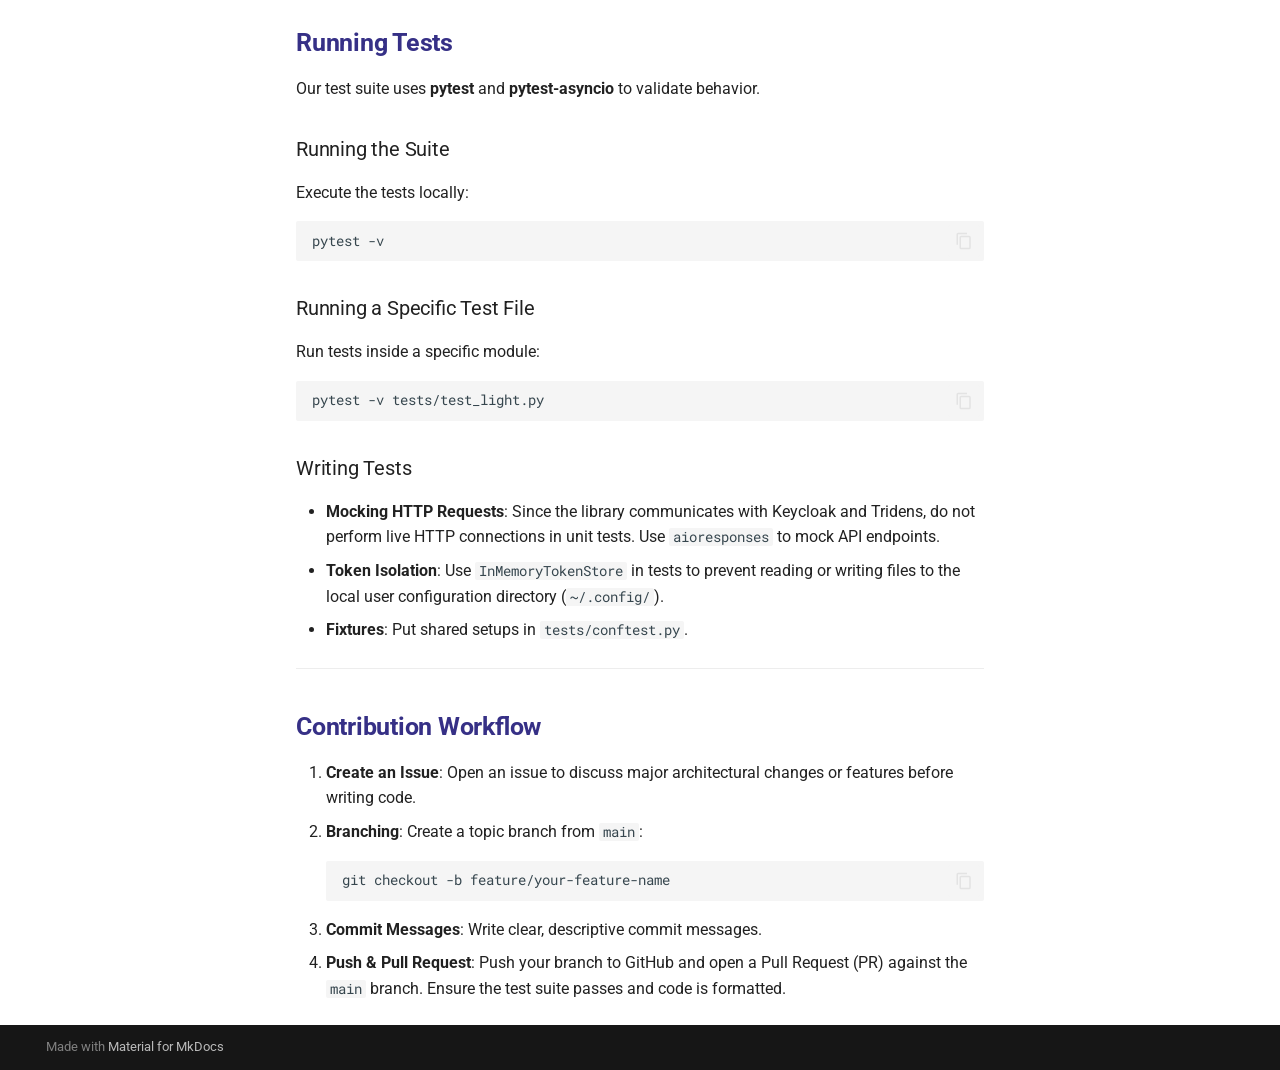
<file: contributing/index.html>
<!doctype html>
<html lang="en" class="no-js">
  <head>
    
      <meta charset="utf-8">
      <meta name="viewport" content="width=device-width,initial-scale=1">
      
        <meta name="description" content="Async Python client for the Yuno Energy Heat API">
      
      
        <meta name="author" content="Irishsmurf">
      
      
        <link rel="canonical" href="https://Irishsmurf.github.io/pyyunoheat/contributing/">
      
      
        <link rel="prev" href="../api/">
      
      
      
        
      
      
      <link rel="icon" href="../assets/icon.svg">
      <meta name="generator" content="mkdocs-1.6.1, mkdocs-material-9.7.6">
    
    
      
        <title>Contributing - pyyunoheat</title>
      
    
    
      <link rel="stylesheet" href="../assets/stylesheets/main.484c7ddc.min.css">
      
        
        <link rel="stylesheet" href="../assets/stylesheets/palette.ab4e12ef.min.css">
      
      


    
    
      
    
    
      
        
        
        <link rel="preconnect" href="https://fonts.gstatic.com" crossorigin>
        <link rel="stylesheet" href="https://fonts.googleapis.com/css?family=Roboto:300,300i,400,400i,700,700i%7CRoboto+Mono:400,400i,700,700i&display=fallback">
        <style>:root{--md-text-font:"Roboto";--md-code-font:"Roboto Mono"}</style>
      
    
    
      <link rel="stylesheet" href="../stylesheets/extra.css">
    
    <script>__md_scope=new URL("..",location),__md_hash=e=>[...e].reduce(((e,_)=>(e<<5)-e+_.charCodeAt(0)),0),__md_get=(e,_=localStorage,t=__md_scope)=>JSON.parse(_.getItem(t.pathname+"."+e)),__md_set=(e,_,t=localStorage,a=__md_scope)=>{try{t.setItem(a.pathname+"."+e,JSON.stringify(_))}catch(e){}}</script>
    
      

    
    
  </head>
  
  
    
    
      
    
    
    
    
    <body dir="ltr" data-md-color-scheme="default" data-md-color-primary="custom" data-md-color-accent="custom">
  
    
    <input class="md-toggle" data-md-toggle="drawer" type="checkbox" id="__drawer" autocomplete="off">
    <input class="md-toggle" data-md-toggle="search" type="checkbox" id="__search" autocomplete="off">
    <label class="md-overlay" for="__drawer"></label>
    <div data-md-component="skip">
      
        
        <a href="#contributing-guide" class="md-skip">
          Skip to content
        </a>
      
    </div>
    <div data-md-component="announce">
      
    </div>
    
    
      

  

<header class="md-header md-header--shadow" data-md-component="header">
  <nav class="md-header__inner md-grid" aria-label="Header">
    <a href=".." title="pyyunoheat" class="md-header__button md-logo" aria-label="pyyunoheat" data-md-component="logo">
      
  <img src="../assets/logo.svg" alt="logo">

    </a>
    <label class="md-header__button md-icon" for="__drawer">
      
      <svg xmlns="http://www.w3.org/2000/svg" viewBox="0 0 24 24"><path d="M3 6h18v2H3zm0 5h18v2H3zm0 5h18v2H3z"/></svg>
    </label>
    <div class="md-header__title" data-md-component="header-title">
      <div class="md-header__ellipsis">
        <div class="md-header__topic">
          <span class="md-ellipsis">
            pyyunoheat
          </span>
        </div>
        <div class="md-header__topic" data-md-component="header-topic">
          <span class="md-ellipsis">
            
              Contributing
            
          </span>
        </div>
      </div>
    </div>
    
      
        <form class="md-header__option" data-md-component="palette">
  
    
    
    
    <input class="md-option" data-md-color-media="(prefers-color-scheme: light)" data-md-color-scheme="default" data-md-color-primary="custom" data-md-color-accent="custom"  aria-label="Switch to dark mode"  type="radio" name="__palette" id="__palette_0">
    
      <label class="md-header__button md-icon" title="Switch to dark mode" for="__palette_1" hidden>
        <svg xmlns="http://www.w3.org/2000/svg" viewBox="0 0 24 24"><path d="M12 8a4 4 0 0 0-4 4 4 4 0 0 0 4 4 4 4 0 0 0 4-4 4 4 0 0 0-4-4m0 10a6 6 0 0 1-6-6 6 6 0 0 1 6-6 6 6 0 0 1 6 6 6 6 0 0 1-6 6m8-9.31V4h-4.69L12 .69 8.69 4H4v4.69L.69 12 4 15.31V20h4.69L12 23.31 15.31 20H20v-4.69L23.31 12z"/></svg>
      </label>
    
  
    
    
    
    <input class="md-option" data-md-color-media="(prefers-color-scheme: dark)" data-md-color-scheme="slate" data-md-color-primary="custom" data-md-color-accent="custom"  aria-label="Switch to light mode"  type="radio" name="__palette" id="__palette_1">
    
      <label class="md-header__button md-icon" title="Switch to light mode" for="__palette_0" hidden>
        <svg xmlns="http://www.w3.org/2000/svg" viewBox="0 0 24 24"><path d="M12 18c-.89 0-1.74-.2-2.5-.55C11.56 16.5 13 14.42 13 12s-1.44-4.5-3.5-5.45C10.26 6.2 11.11 6 12 6a6 6 0 0 1 6 6 6 6 0 0 1-6 6m8-9.31V4h-4.69L12 .69 8.69 4H4v4.69L.69 12 4 15.31V20h4.69L12 23.31 15.31 20H20v-4.69L23.31 12z"/></svg>
      </label>
    
  
</form>
      
    
    
      <script>var palette=__md_get("__palette");if(palette&&palette.color){if("(prefers-color-scheme)"===palette.color.media){var media=matchMedia("(prefers-color-scheme: light)"),input=document.querySelector(media.matches?"[data-md-color-media='(prefers-color-scheme: light)']":"[data-md-color-media='(prefers-color-scheme: dark)']");palette.color.media=input.getAttribute("data-md-color-media"),palette.color.scheme=input.getAttribute("data-md-color-scheme"),palette.color.primary=input.getAttribute("data-md-color-primary"),palette.color.accent=input.getAttribute("data-md-color-accent")}for(var[key,value]of Object.entries(palette.color))document.body.setAttribute("data-md-color-"+key,value)}</script>
    
    
    
      
      
        <label class="md-header__button md-icon" for="__search">
          
          <svg xmlns="http://www.w3.org/2000/svg" viewBox="0 0 24 24"><path d="M9.5 3A6.5 6.5 0 0 1 16 9.5c0 1.61-.59 3.09-1.56 4.23l.27.27h.79l5 5-1.5 1.5-5-5v-.79l-.27-.27A6.52 6.52 0 0 1 9.5 16 6.5 6.5 0 0 1 3 9.5 6.5 6.5 0 0 1 9.5 3m0 2C7 5 5 7 5 9.5S7 14 9.5 14 14 12 14 9.5 12 5 9.5 5"/></svg>
        </label>
        <div class="md-search" data-md-component="search" role="dialog">
  <label class="md-search__overlay" for="__search"></label>
  <div class="md-search__inner" role="search">
    <form class="md-search__form" name="search">
      <input type="text" class="md-search__input" name="query" aria-label="Search" placeholder="Search" autocapitalize="off" autocorrect="off" autocomplete="off" spellcheck="false" data-md-component="search-query" required>
      <label class="md-search__icon md-icon" for="__search">
        
        <svg xmlns="http://www.w3.org/2000/svg" viewBox="0 0 24 24"><path d="M9.5 3A6.5 6.5 0 0 1 16 9.5c0 1.61-.59 3.09-1.56 4.23l.27.27h.79l5 5-1.5 1.5-5-5v-.79l-.27-.27A6.52 6.52 0 0 1 9.5 16 6.5 6.5 0 0 1 3 9.5 6.5 6.5 0 0 1 9.5 3m0 2C7 5 5 7 5 9.5S7 14 9.5 14 14 12 14 9.5 12 5 9.5 5"/></svg>
        
        <svg xmlns="http://www.w3.org/2000/svg" viewBox="0 0 24 24"><path d="M20 11v2H8l5.5 5.5-1.42 1.42L4.16 12l7.92-7.92L13.5 5.5 8 11z"/></svg>
      </label>
      <nav class="md-search__options" aria-label="Search">
        
        <button type="reset" class="md-search__icon md-icon" title="Clear" aria-label="Clear" tabindex="-1">
          
          <svg xmlns="http://www.w3.org/2000/svg" viewBox="0 0 24 24"><path d="M19 6.41 17.59 5 12 10.59 6.41 5 5 6.41 10.59 12 5 17.59 6.41 19 12 13.41 17.59 19 19 17.59 13.41 12z"/></svg>
        </button>
      </nav>
      
        <div class="md-search__suggest" data-md-component="search-suggest"></div>
      
    </form>
    <div class="md-search__output">
      <div class="md-search__scrollwrap" tabindex="0" data-md-scrollfix>
        <div class="md-search-result" data-md-component="search-result">
          <div class="md-search-result__meta">
            Initializing search
          </div>
          <ol class="md-search-result__list" role="presentation"></ol>
        </div>
      </div>
    </div>
  </div>
</div>
      
    
    
      <div class="md-header__source">
        <a href="https://github.com/Irishsmurf/pyyunoheat" title="Go to repository" class="md-source" data-md-component="source">
  <div class="md-source__icon md-icon">
    
    <svg xmlns="http://www.w3.org/2000/svg" viewBox="0 0 448 512"><!--! Font Awesome Free 7.1.0 by @fontawesome - https://fontawesome.com License - https://fontawesome.com/license/free (Icons: CC BY 4.0, Fonts: SIL OFL 1.1, Code: MIT License) Copyright 2025 Fonticons, Inc.--><path d="M439.6 236.1 244 40.5c-5.4-5.5-12.8-8.5-20.4-8.5s-15 3-20.4 8.4L162.5 81l51.5 51.5c27.1-9.1 52.7 16.8 43.4 43.7l49.7 49.7c34.2-11.8 61.2 31 35.5 56.7-26.5 26.5-70.2-2.9-56-37.3L240.3 199v121.9c25.3 12.5 22.3 41.8 9.1 55-6.4 6.4-15.2 10.1-24.3 10.1s-17.8-3.6-24.3-10.1c-17.6-17.6-11.1-46.9 11.2-56v-123c-20.8-8.5-24.6-30.7-18.6-45L142.6 101 8.5 235.1C3 240.6 0 247.9 0 255.5s3 15 8.5 20.4l195.6 195.7c5.4 5.4 12.7 8.4 20.4 8.4s15-3 20.4-8.4l194.7-194.7c5.4-5.4 8.4-12.8 8.4-20.4s-3-15-8.4-20.4"/></svg>
  </div>
  <div class="md-source__repository">
    Irishsmurf/pyyunoheat
  </div>
</a>
      </div>
    
  </nav>
  
</header>
    
    <div class="md-container" data-md-component="container">
      
      
        
          
        
      
      <main class="md-main" data-md-component="main">
        <div class="md-main__inner md-grid">
          
            
              
              <div class="md-sidebar md-sidebar--primary" data-md-component="sidebar" data-md-type="navigation" >
                <div class="md-sidebar__scrollwrap">
                  <div class="md-sidebar__inner">
                    



<nav class="md-nav md-nav--primary" aria-label="Navigation" data-md-level="0">
  <label class="md-nav__title" for="__drawer">
    <a href=".." title="pyyunoheat" class="md-nav__button md-logo" aria-label="pyyunoheat" data-md-component="logo">
      
  <img src="../assets/logo.svg" alt="logo">

    </a>
    pyyunoheat
  </label>
  
    <div class="md-nav__source">
      <a href="https://github.com/Irishsmurf/pyyunoheat" title="Go to repository" class="md-source" data-md-component="source">
  <div class="md-source__icon md-icon">
    
    <svg xmlns="http://www.w3.org/2000/svg" viewBox="0 0 448 512"><!--! Font Awesome Free 7.1.0 by @fontawesome - https://fontawesome.com License - https://fontawesome.com/license/free (Icons: CC BY 4.0, Fonts: SIL OFL 1.1, Code: MIT License) Copyright 2025 Fonticons, Inc.--><path d="M439.6 236.1 244 40.5c-5.4-5.5-12.8-8.5-20.4-8.5s-15 3-20.4 8.4L162.5 81l51.5 51.5c27.1-9.1 52.7 16.8 43.4 43.7l49.7 49.7c34.2-11.8 61.2 31 35.5 56.7-26.5 26.5-70.2-2.9-56-37.3L240.3 199v121.9c25.3 12.5 22.3 41.8 9.1 55-6.4 6.4-15.2 10.1-24.3 10.1s-17.8-3.6-24.3-10.1c-17.6-17.6-11.1-46.9 11.2-56v-123c-20.8-8.5-24.6-30.7-18.6-45L142.6 101 8.5 235.1C3 240.6 0 247.9 0 255.5s3 15 8.5 20.4l195.6 195.7c5.4 5.4 12.7 8.4 20.4 8.4s15-3 20.4-8.4l194.7-194.7c5.4-5.4 8.4-12.8 8.4-20.4s-3-15-8.4-20.4"/></svg>
  </div>
  <div class="md-source__repository">
    Irishsmurf/pyyunoheat
  </div>
</a>
    </div>
  
  <ul class="md-nav__list" data-md-scrollfix>
    
      
      
  
  
  
  
    <li class="md-nav__item">
      <a href=".." class="md-nav__link">
        
  
  
  <span class="md-ellipsis">
    
  
    Home
  

    
  </span>
  
  

      </a>
    </li>
  

    
      
      
  
  
  
  
    <li class="md-nav__item">
      <a href="../user-guide/" class="md-nav__link">
        
  
  
  <span class="md-ellipsis">
    
  
    User Guide
  

    
  </span>
  
  

      </a>
    </li>
  

    
      
      
  
  
  
  
    
    
    
    
      
        
        
      
    
    
    <li class="md-nav__item md-nav__item--section md-nav__item--nested">
      
        
        
          
        
        <input class="md-nav__toggle md-toggle md-toggle--indeterminate" type="checkbox" id="__nav_3" >
        
          
          <label class="md-nav__link" for="__nav_3" id="__nav_3_label" tabindex="">
            
  
  
  <span class="md-ellipsis">
    
  
    Architecture
  

    
  </span>
  
  

            <span class="md-nav__icon md-icon"></span>
          </label>
        
        <nav class="md-nav" data-md-level="1" aria-labelledby="__nav_3_label" aria-expanded="false">
          <label class="md-nav__title" for="__nav_3">
            <span class="md-nav__icon md-icon"></span>
            
  
    Architecture
  

          </label>
          <ul class="md-nav__list" data-md-scrollfix>
            
              
                
  
  
  
  
    <li class="md-nav__item">
      <a href="../architecture/" class="md-nav__link">
        
  
  
  <span class="md-ellipsis">
    
  
    Overview
  

    
  </span>
  
  

      </a>
    </li>
  

              
            
              
                
  
  
  
  
    <li class="md-nav__item">
      <a href="../yuno-energy-heat-api-documentation/" class="md-nav__link">
        
  
  
  <span class="md-ellipsis">
    
  
    Tridens API Specification
  

    
  </span>
  
  

      </a>
    </li>
  

              
            
          </ul>
        </nav>
      
    </li>
  

    
      
      
  
  
  
  
    <li class="md-nav__item">
      <a href="../api/" class="md-nav__link">
        
  
  
  <span class="md-ellipsis">
    
  
    API Reference
  

    
  </span>
  
  

      </a>
    </li>
  

    
      
      
  
  
    
  
  
  
    <li class="md-nav__item md-nav__item--active">
      
      <input class="md-nav__toggle md-toggle" type="checkbox" id="__toc">
      
      
        
      
      
        <label class="md-nav__link md-nav__link--active" for="__toc">
          
  
  
  <span class="md-ellipsis">
    
  
    Contributing
  

    
  </span>
  
  

          <span class="md-nav__icon md-icon"></span>
        </label>
      
      <a href="./" class="md-nav__link md-nav__link--active">
        
  
  
  <span class="md-ellipsis">
    
  
    Contributing
  

    
  </span>
  
  

      </a>
      
        

<nav class="md-nav md-nav--secondary" aria-label="Table of contents">
  
  
  
    
  
  
    <label class="md-nav__title" for="__toc">
      <span class="md-nav__icon md-icon"></span>
      Table of contents
    </label>
    <ul class="md-nav__list" data-md-component="toc" data-md-scrollfix>
      
        <li class="md-nav__item">
  <a href="#local-setup" class="md-nav__link">
    <span class="md-ellipsis">
      
        Local Setup
      
    </span>
  </a>
  
    <nav class="md-nav" aria-label="Local Setup">
      <ul class="md-nav__list">
        
          <li class="md-nav__item">
  <a href="#1-prerequisites" class="md-nav__link">
    <span class="md-ellipsis">
      
        1. Prerequisites
      
    </span>
  </a>
  
</li>
        
          <li class="md-nav__item">
  <a href="#2-clone-the-repository" class="md-nav__link">
    <span class="md-ellipsis">
      
        2. Clone the Repository
      
    </span>
  </a>
  
</li>
        
          <li class="md-nav__item">
  <a href="#3-create-a-virtual-environment" class="md-nav__link">
    <span class="md-ellipsis">
      
        3. Create a Virtual Environment
      
    </span>
  </a>
  
</li>
        
          <li class="md-nav__item">
  <a href="#4-install-dependencies" class="md-nav__link">
    <span class="md-ellipsis">
      
        4. Install Dependencies
      
    </span>
  </a>
  
</li>
        
      </ul>
    </nav>
  
</li>
      
        <li class="md-nav__item">
  <a href="#code-quality-and-style" class="md-nav__link">
    <span class="md-ellipsis">
      
        Code Quality and Style
      
    </span>
  </a>
  
    <nav class="md-nav" aria-label="Code Quality and Style">
      <ul class="md-nav__list">
        
          <li class="md-nav__item">
  <a href="#running-the-linter" class="md-nav__link">
    <span class="md-ellipsis">
      
        Running the Linter
      
    </span>
  </a>
  
</li>
        
          <li class="md-nav__item">
  <a href="#running-the-formatter" class="md-nav__link">
    <span class="md-ellipsis">
      
        Running the Formatter
      
    </span>
  </a>
  
</li>
        
      </ul>
    </nav>
  
</li>
      
        <li class="md-nav__item">
  <a href="#running-tests" class="md-nav__link">
    <span class="md-ellipsis">
      
        Running Tests
      
    </span>
  </a>
  
    <nav class="md-nav" aria-label="Running Tests">
      <ul class="md-nav__list">
        
          <li class="md-nav__item">
  <a href="#running-the-suite" class="md-nav__link">
    <span class="md-ellipsis">
      
        Running the Suite
      
    </span>
  </a>
  
</li>
        
          <li class="md-nav__item">
  <a href="#running-a-specific-test-file" class="md-nav__link">
    <span class="md-ellipsis">
      
        Running a Specific Test File
      
    </span>
  </a>
  
</li>
        
          <li class="md-nav__item">
  <a href="#writing-tests" class="md-nav__link">
    <span class="md-ellipsis">
      
        Writing Tests
      
    </span>
  </a>
  
</li>
        
      </ul>
    </nav>
  
</li>
      
        <li class="md-nav__item">
  <a href="#contribution-workflow" class="md-nav__link">
    <span class="md-ellipsis">
      
        Contribution Workflow
      
    </span>
  </a>
  
</li>
      
    </ul>
  
</nav>
      
    </li>
  

    
  </ul>
</nav>
                  </div>
                </div>
              </div>
            
            
              
              <div class="md-sidebar md-sidebar--secondary" data-md-component="sidebar" data-md-type="toc" >
                <div class="md-sidebar__scrollwrap">
                  <div class="md-sidebar__inner">
                    

<nav class="md-nav md-nav--secondary" aria-label="Table of contents">
  
  
  
    
  
  
    <label class="md-nav__title" for="__toc">
      <span class="md-nav__icon md-icon"></span>
      Table of contents
    </label>
    <ul class="md-nav__list" data-md-component="toc" data-md-scrollfix>
      
        <li class="md-nav__item">
  <a href="#local-setup" class="md-nav__link">
    <span class="md-ellipsis">
      
        Local Setup
      
    </span>
  </a>
  
    <nav class="md-nav" aria-label="Local Setup">
      <ul class="md-nav__list">
        
          <li class="md-nav__item">
  <a href="#1-prerequisites" class="md-nav__link">
    <span class="md-ellipsis">
      
        1. Prerequisites
      
    </span>
  </a>
  
</li>
        
          <li class="md-nav__item">
  <a href="#2-clone-the-repository" class="md-nav__link">
    <span class="md-ellipsis">
      
        2. Clone the Repository
      
    </span>
  </a>
  
</li>
        
          <li class="md-nav__item">
  <a href="#3-create-a-virtual-environment" class="md-nav__link">
    <span class="md-ellipsis">
      
        3. Create a Virtual Environment
      
    </span>
  </a>
  
</li>
        
          <li class="md-nav__item">
  <a href="#4-install-dependencies" class="md-nav__link">
    <span class="md-ellipsis">
      
        4. Install Dependencies
      
    </span>
  </a>
  
</li>
        
      </ul>
    </nav>
  
</li>
      
        <li class="md-nav__item">
  <a href="#code-quality-and-style" class="md-nav__link">
    <span class="md-ellipsis">
      
        Code Quality and Style
      
    </span>
  </a>
  
    <nav class="md-nav" aria-label="Code Quality and Style">
      <ul class="md-nav__list">
        
          <li class="md-nav__item">
  <a href="#running-the-linter" class="md-nav__link">
    <span class="md-ellipsis">
      
        Running the Linter
      
    </span>
  </a>
  
</li>
        
          <li class="md-nav__item">
  <a href="#running-the-formatter" class="md-nav__link">
    <span class="md-ellipsis">
      
        Running the Formatter
      
    </span>
  </a>
  
</li>
        
      </ul>
    </nav>
  
</li>
      
        <li class="md-nav__item">
  <a href="#running-tests" class="md-nav__link">
    <span class="md-ellipsis">
      
        Running Tests
      
    </span>
  </a>
  
    <nav class="md-nav" aria-label="Running Tests">
      <ul class="md-nav__list">
        
          <li class="md-nav__item">
  <a href="#running-the-suite" class="md-nav__link">
    <span class="md-ellipsis">
      
        Running the Suite
      
    </span>
  </a>
  
</li>
        
          <li class="md-nav__item">
  <a href="#running-a-specific-test-file" class="md-nav__link">
    <span class="md-ellipsis">
      
        Running a Specific Test File
      
    </span>
  </a>
  
</li>
        
          <li class="md-nav__item">
  <a href="#writing-tests" class="md-nav__link">
    <span class="md-ellipsis">
      
        Writing Tests
      
    </span>
  </a>
  
</li>
        
      </ul>
    </nav>
  
</li>
      
        <li class="md-nav__item">
  <a href="#contribution-workflow" class="md-nav__link">
    <span class="md-ellipsis">
      
        Contribution Workflow
      
    </span>
  </a>
  
</li>
      
    </ul>
  
</nav>
                  </div>
                </div>
              </div>
            
          
          
            <div class="md-content" data-md-component="content">
              
              <article class="md-content__inner md-typeset">
                
                  


  
  


<h1 id="contributing-guide">Contributing Guide<a class="headerlink" href="#contributing-guide" title="Permanent link">&para;</a></h1>
<p>Thank you for your interest in contributing to <strong>pyyunoheat</strong>! This document provides instructions for setting up a local development environment, adhering to code style guidelines, and running tests.</p>
<hr />
<h2 id="local-setup">Local Setup<a class="headerlink" href="#local-setup" title="Permanent link">&para;</a></h2>
<h3 id="1-prerequisites">1. Prerequisites<a class="headerlink" href="#1-prerequisites" title="Permanent link">&para;</a></h3>
<ul>
<li>Python 3.11 or higher.</li>
<li><code>git</code> installed on your machine.</li>
</ul>
<h3 id="2-clone-the-repository">2. Clone the Repository<a class="headerlink" href="#2-clone-the-repository" title="Permanent link">&para;</a></h3>
<p>Clone the project repository and navigate into the project directory:
<div class="language-bash highlight"><pre><span></span><code><span id="__span-0-1"><a id="__codelineno-0-1" name="__codelineno-0-1" href="#__codelineno-0-1"></a>git<span class="w"> </span>clone<span class="w"> </span>https://github.com/Irishsmurf/pyyunoheat.git
</span><span id="__span-0-2"><a id="__codelineno-0-2" name="__codelineno-0-2" href="#__codelineno-0-2"></a><span class="nb">cd</span><span class="w"> </span>pyyunoheat
</span></code></pre></div></p>
<h3 id="3-create-a-virtual-environment">3. Create a Virtual Environment<a class="headerlink" href="#3-create-a-virtual-environment" title="Permanent link">&para;</a></h3>
<p>Initialize a virtual environment to isolate project dependencies:
<div class="language-bash highlight"><pre><span></span><code><span id="__span-1-1"><a id="__codelineno-1-1" name="__codelineno-1-1" href="#__codelineno-1-1"></a>python<span class="w"> </span>-m<span class="w"> </span>venv<span class="w"> </span>.venv
</span><span id="__span-1-2"><a id="__codelineno-1-2" name="__codelineno-1-2" href="#__codelineno-1-2"></a><span class="nb">source</span><span class="w"> </span>.venv/bin/activate<span class="w">  </span><span class="c1"># On Windows: .venv\Scripts\activate</span>
</span></code></pre></div></p>
<h3 id="4-install-dependencies">4. Install Dependencies<a class="headerlink" href="#4-install-dependencies" title="Permanent link">&para;</a></h3>
<p>Install the package in editable mode along with development dependencies:
<div class="language-bash highlight"><pre><span></span><code><span id="__span-2-1"><a id="__codelineno-2-1" name="__codelineno-2-1" href="#__codelineno-2-1"></a>pip<span class="w"> </span>install<span class="w"> </span>-e<span class="w"> </span><span class="s2">&quot;.[dev]&quot;</span>
</span></code></pre></div></p>
<hr />
<h2 id="code-quality-and-style">Code Quality and Style<a class="headerlink" href="#code-quality-and-style" title="Permanent link">&para;</a></h2>
<p>We use <strong>Ruff</strong> for fast linting and formatting. Please run these tools before submitting changes.</p>
<h3 id="running-the-linter">Running the Linter<a class="headerlink" href="#running-the-linter" title="Permanent link">&para;</a></h3>
<p>To analyze your code for static errors, style violations, and imports sorting:
<div class="language-bash highlight"><pre><span></span><code><span id="__span-3-1"><a id="__codelineno-3-1" name="__codelineno-3-1" href="#__codelineno-3-1"></a>ruff<span class="w"> </span>check<span class="w"> </span>.
</span></code></pre></div></p>
<p>To automatically resolve fixable violations:
<div class="language-bash highlight"><pre><span></span><code><span id="__span-4-1"><a id="__codelineno-4-1" name="__codelineno-4-1" href="#__codelineno-4-1"></a>ruff<span class="w"> </span>check<span class="w"> </span>.<span class="w"> </span>--fix
</span></code></pre></div></p>
<h3 id="running-the-formatter">Running the Formatter<a class="headerlink" href="#running-the-formatter" title="Permanent link">&para;</a></h3>
<p>To format the entire codebase to match our style standards:
<div class="language-bash highlight"><pre><span></span><code><span id="__span-5-1"><a id="__codelineno-5-1" name="__codelineno-5-1" href="#__codelineno-5-1"></a>ruff<span class="w"> </span>format<span class="w"> </span>.
</span></code></pre></div></p>
<hr />
<h2 id="running-tests">Running Tests<a class="headerlink" href="#running-tests" title="Permanent link">&para;</a></h2>
<p>Our test suite uses <strong>pytest</strong> and <strong>pytest-asyncio</strong> to validate behavior.</p>
<h3 id="running-the-suite">Running the Suite<a class="headerlink" href="#running-the-suite" title="Permanent link">&para;</a></h3>
<p>Execute the tests locally:
<div class="language-bash highlight"><pre><span></span><code><span id="__span-6-1"><a id="__codelineno-6-1" name="__codelineno-6-1" href="#__codelineno-6-1"></a>pytest<span class="w"> </span>-v
</span></code></pre></div></p>
<h3 id="running-a-specific-test-file">Running a Specific Test File<a class="headerlink" href="#running-a-specific-test-file" title="Permanent link">&para;</a></h3>
<p>Run tests inside a specific module:
<div class="language-bash highlight"><pre><span></span><code><span id="__span-7-1"><a id="__codelineno-7-1" name="__codelineno-7-1" href="#__codelineno-7-1"></a>pytest<span class="w"> </span>-v<span class="w"> </span>tests/test_light.py
</span></code></pre></div></p>
<h3 id="writing-tests">Writing Tests<a class="headerlink" href="#writing-tests" title="Permanent link">&para;</a></h3>
<ul>
<li><strong>Mocking HTTP Requests</strong>: Since the library communicates with Keycloak and Tridens, do not perform live HTTP connections in unit tests. Use <code>aioresponses</code> to mock API endpoints.</li>
<li><strong>Token Isolation</strong>: Use <code>InMemoryTokenStore</code> in tests to prevent reading or writing files to the local user configuration directory (<code>~/.config/</code>).</li>
<li><strong>Fixtures</strong>: Put shared setups in <code>tests/conftest.py</code>.</li>
</ul>
<hr />
<h2 id="contribution-workflow">Contribution Workflow<a class="headerlink" href="#contribution-workflow" title="Permanent link">&para;</a></h2>
<ol>
<li><strong>Create an Issue</strong>: Open an issue to discuss major architectural changes or features before writing code.</li>
<li><strong>Branching</strong>: Create a topic branch from <code>main</code>:
   <div class="language-bash highlight"><pre><span></span><code><span id="__span-8-1"><a id="__codelineno-8-1" name="__codelineno-8-1" href="#__codelineno-8-1"></a>git<span class="w"> </span>checkout<span class="w"> </span>-b<span class="w"> </span>feature/your-feature-name
</span></code></pre></div></li>
<li><strong>Commit Messages</strong>: Write clear, descriptive commit messages.</li>
<li><strong>Push &amp; Pull Request</strong>: Push your branch to GitHub and open a Pull Request (PR) against the <code>main</code> branch. Ensure the test suite passes and code is formatted.</li>
</ol>












                
              </article>
            </div>
          
          
<script>var target=document.getElementById(location.hash.slice(1));target&&target.name&&(target.checked=target.name.startsWith("__tabbed_"))</script>
        </div>
        
          <button type="button" class="md-top md-icon" data-md-component="top" hidden>
  
  <svg xmlns="http://www.w3.org/2000/svg" viewBox="0 0 24 24"><path d="M13 20h-2V8l-5.5 5.5-1.42-1.42L12 4.16l7.92 7.92-1.42 1.42L13 8z"/></svg>
  Back to top
</button>
        
      </main>
      
        <footer class="md-footer">
  
  <div class="md-footer-meta md-typeset">
    <div class="md-footer-meta__inner md-grid">
      <div class="md-copyright">
  
  
    Made with
    <a href="https://squidfunk.github.io/mkdocs-material/" target="_blank" rel="noopener">
      Material for MkDocs
    </a>
  
</div>
      
    </div>
  </div>
</footer>
      
    </div>
    <div class="md-dialog" data-md-component="dialog">
      <div class="md-dialog__inner md-typeset"></div>
    </div>
    
    
    
      
      
      <script id="__config" type="application/json">{"annotate": null, "base": "..", "features": ["navigation.sections", "navigation.expand", "navigation.top", "search.suggest", "search.highlight", "content.code.copy", "content.code.annotate"], "search": "../assets/javascripts/workers/search.2c215733.min.js", "tags": null, "translations": {"clipboard.copied": "Copied to clipboard", "clipboard.copy": "Copy to clipboard", "search.result.more.one": "1 more on this page", "search.result.more.other": "# more on this page", "search.result.none": "No matching documents", "search.result.one": "1 matching document", "search.result.other": "# matching documents", "search.result.placeholder": "Type to start searching", "search.result.term.missing": "Missing", "select.version": "Select version"}, "version": null}</script>
    
    
      <script src="../assets/javascripts/bundle.79ae519e.min.js"></script>
      
    
  </body>
</html>
</file>
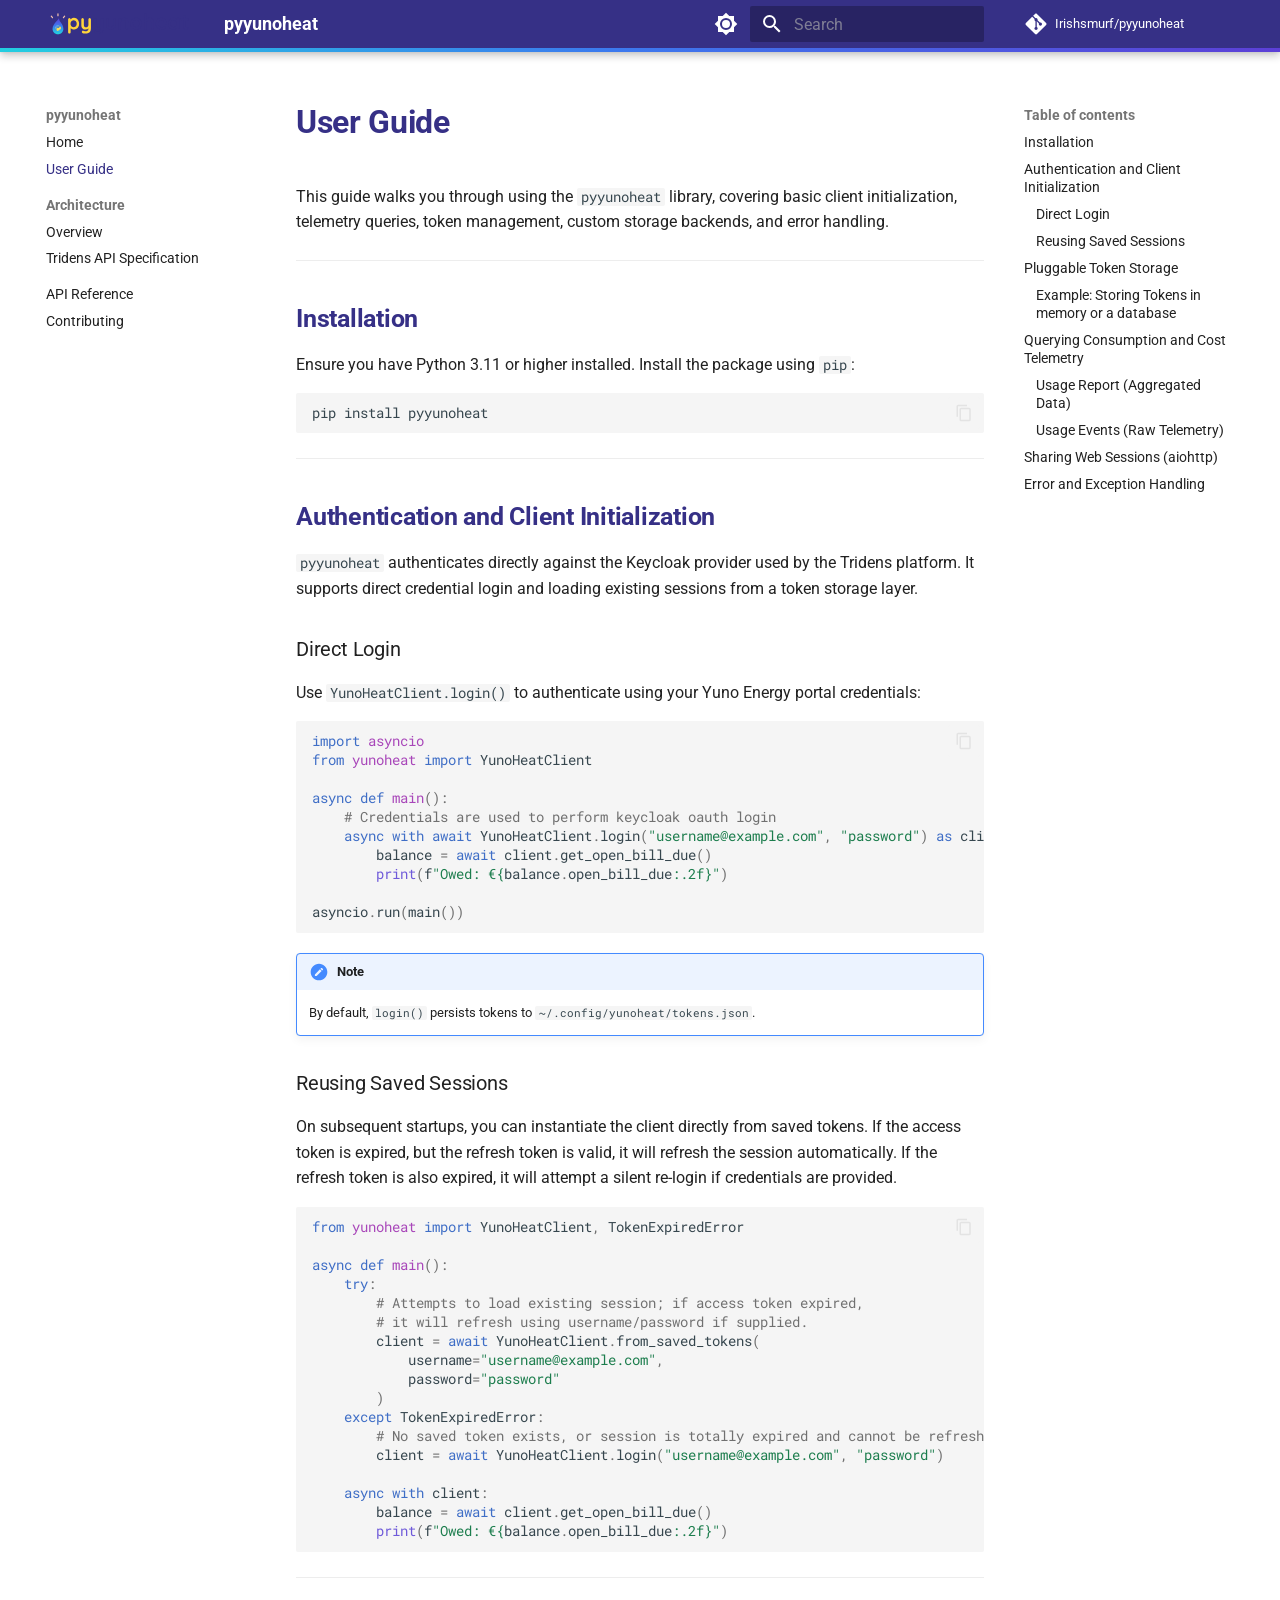
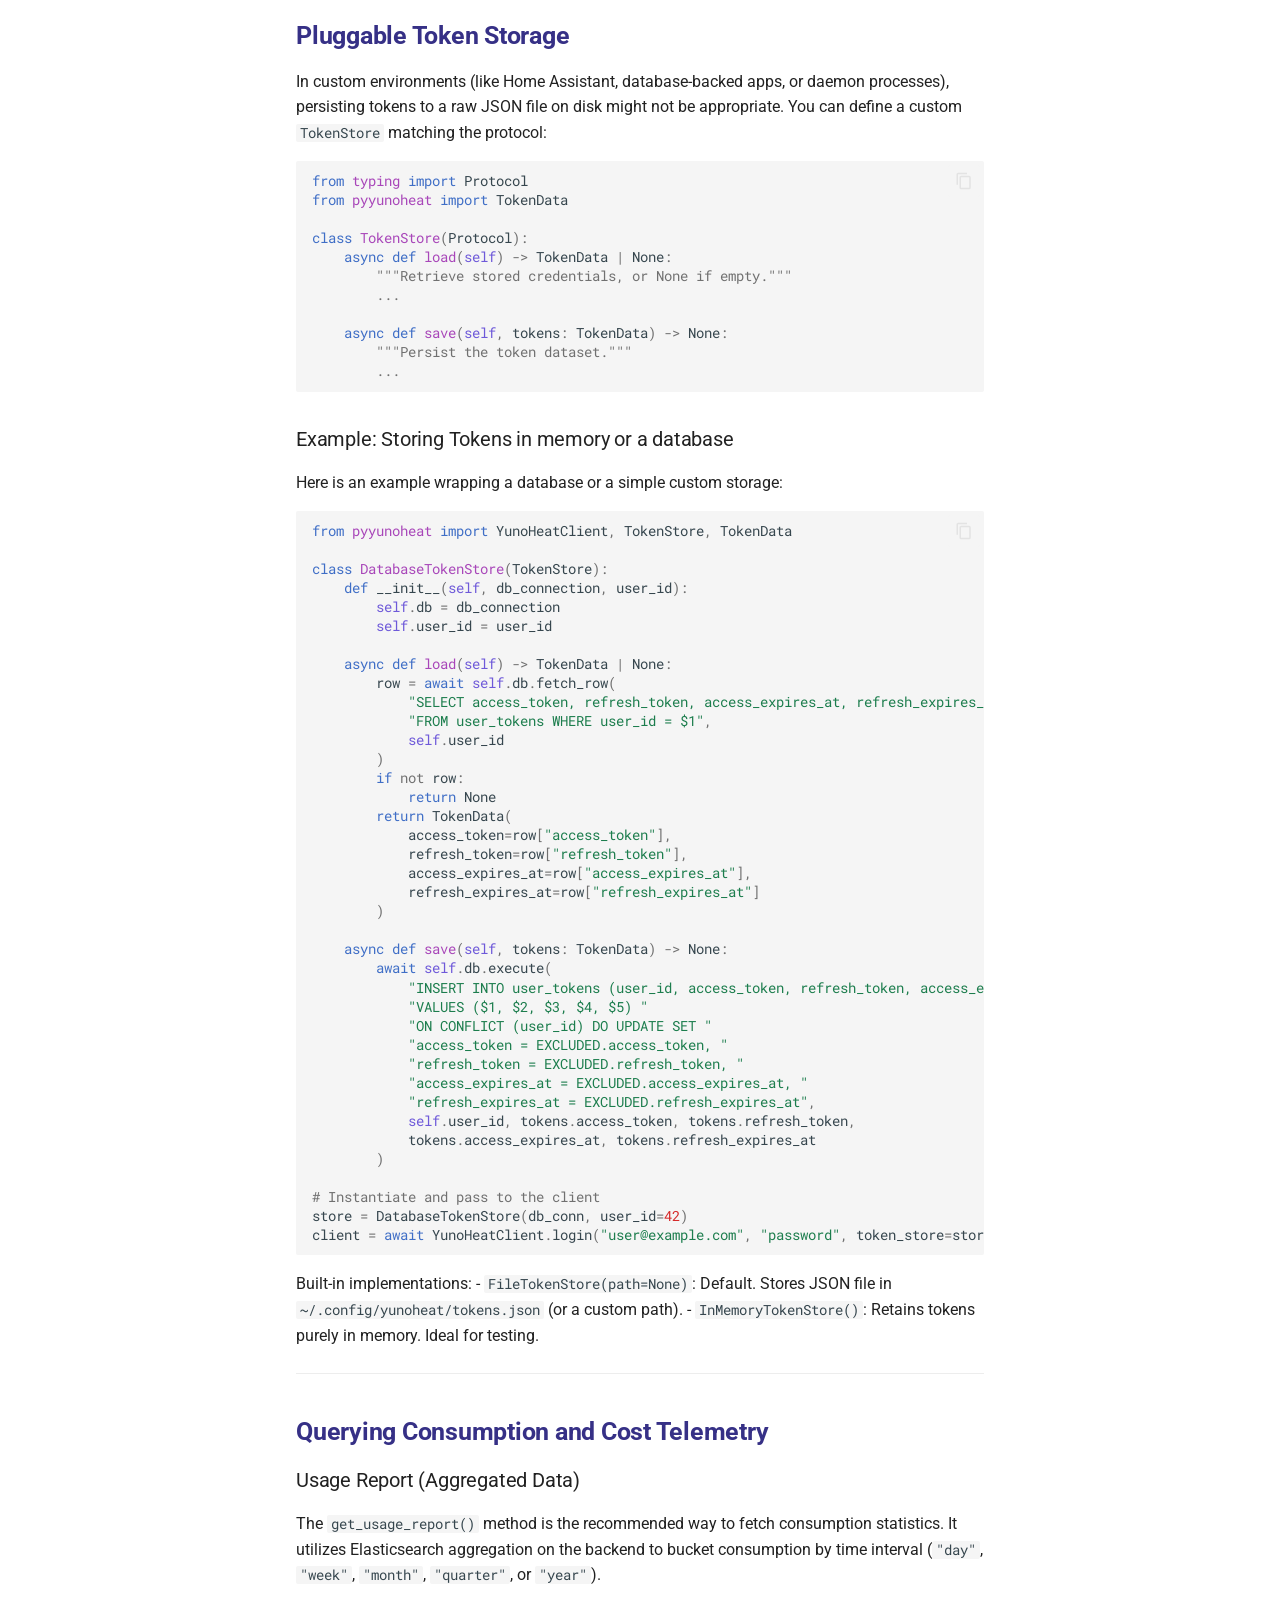
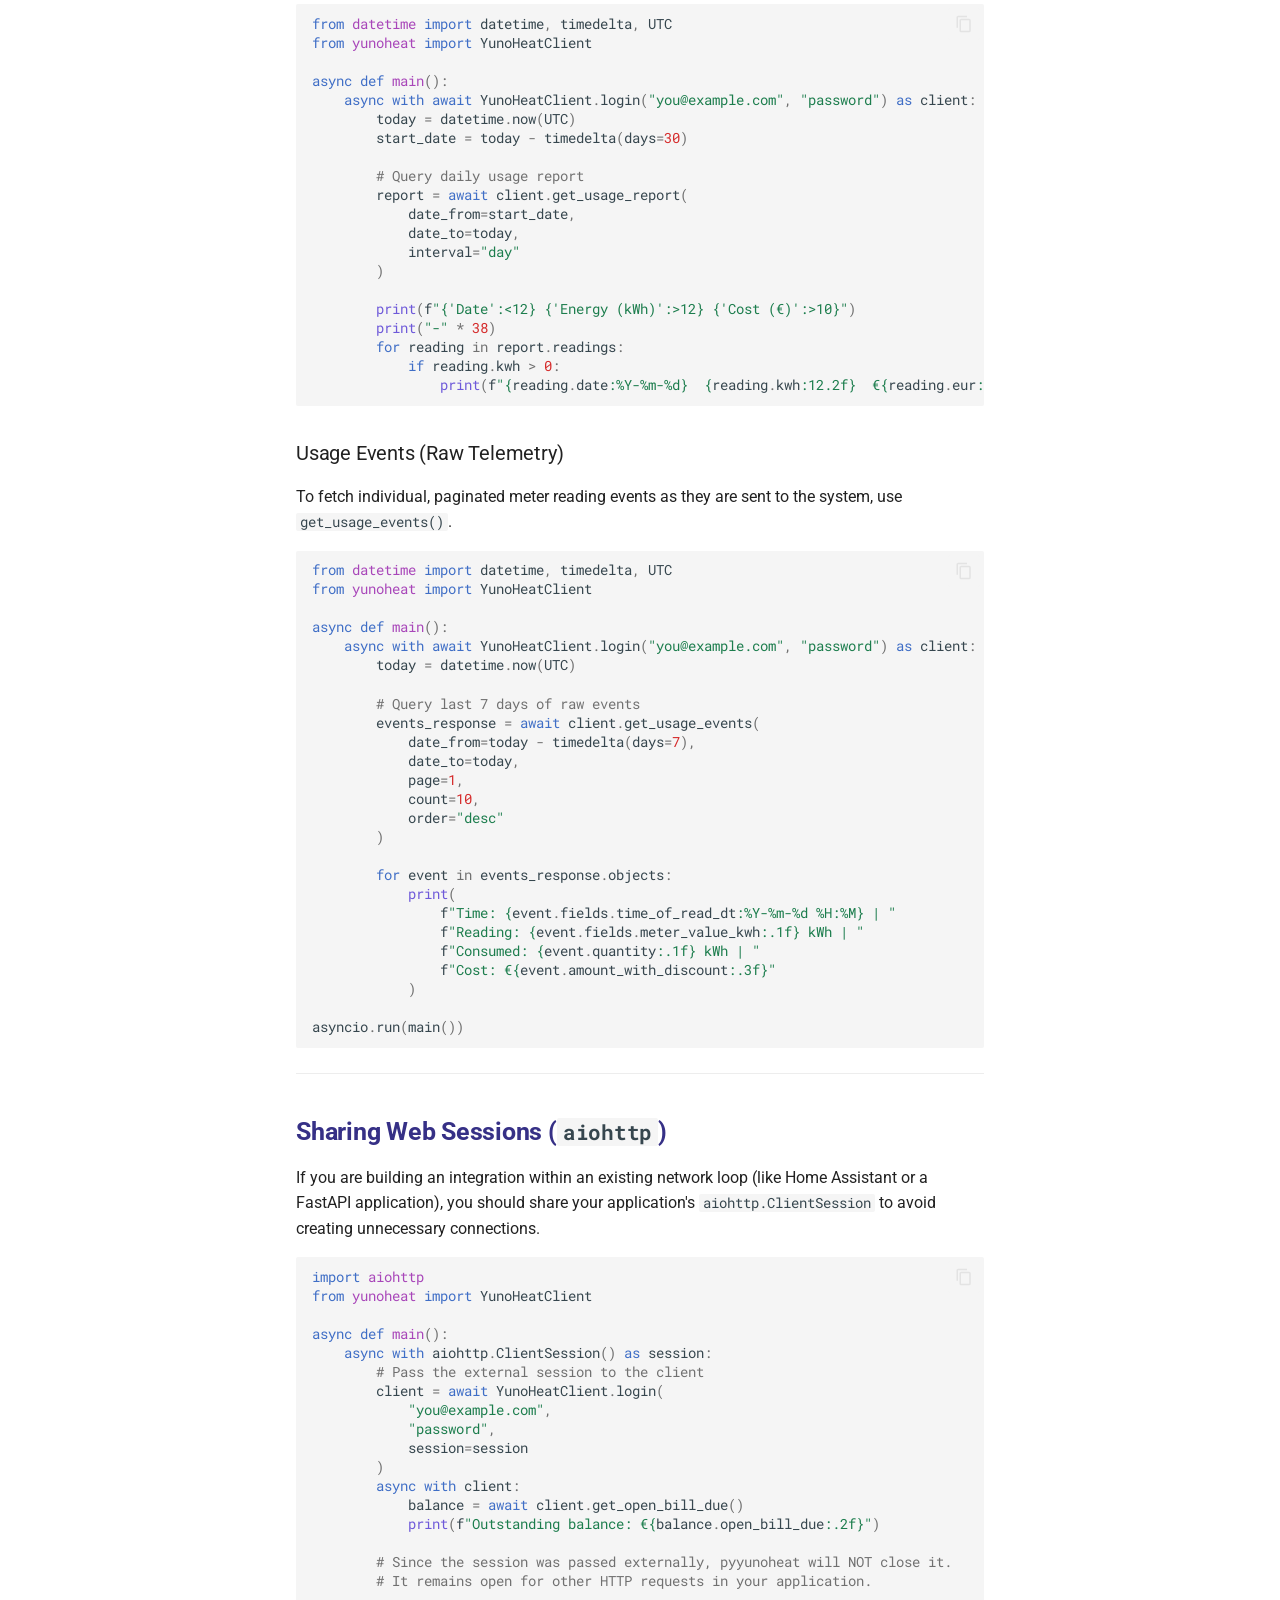
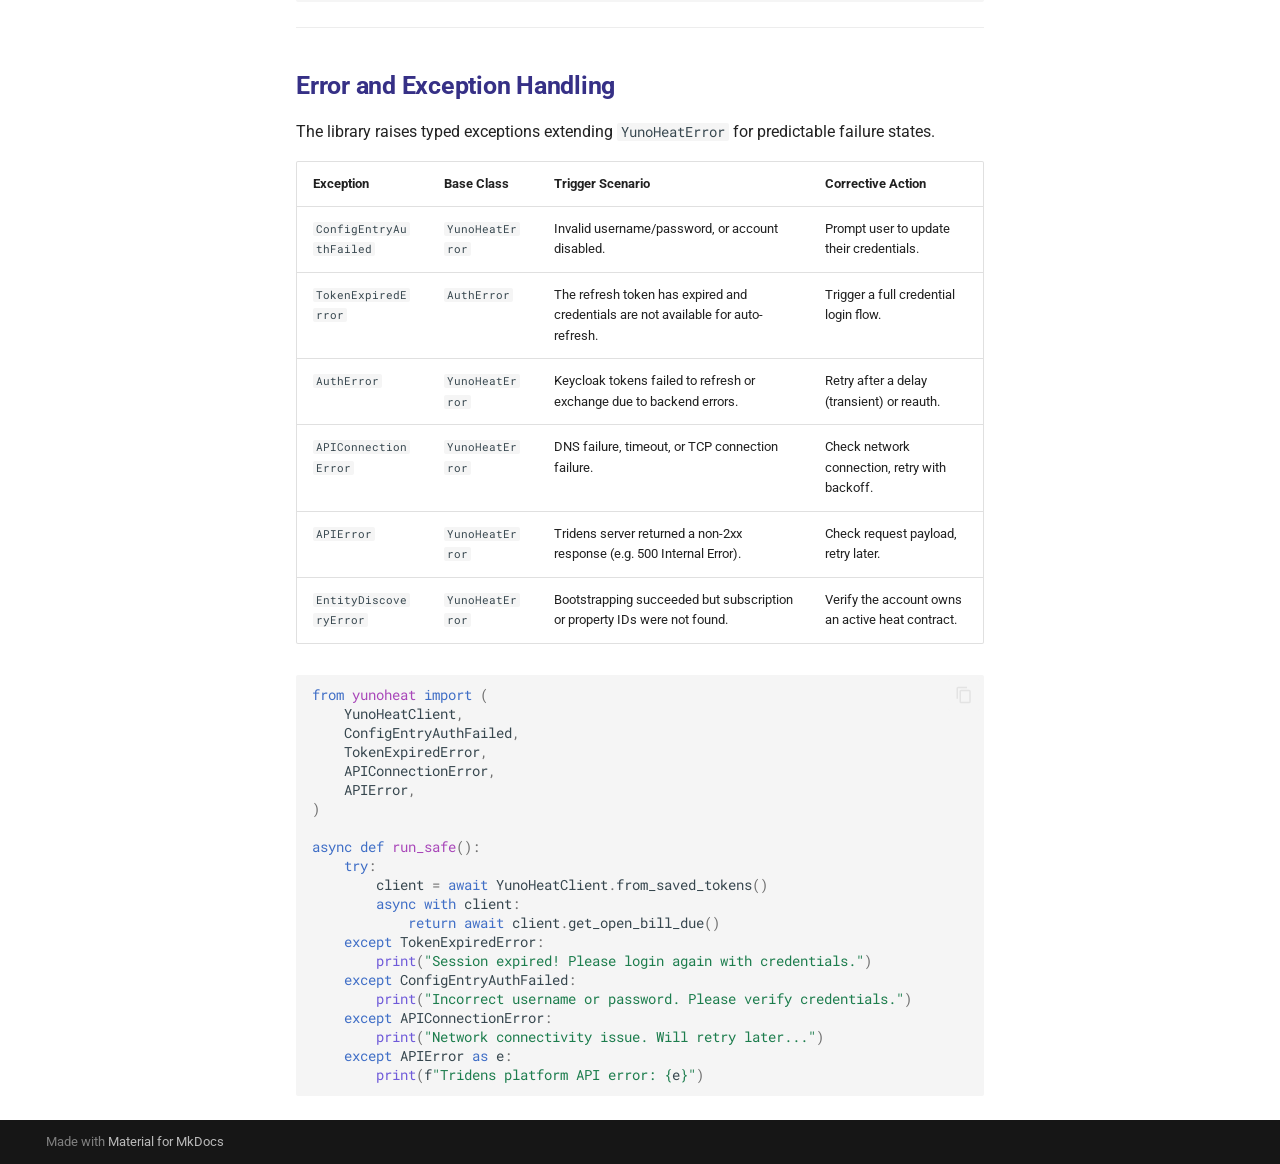
<file: user-guide/index.html>
<!doctype html>
<html lang="en" class="no-js">
  <head>
    
      <meta charset="utf-8">
      <meta name="viewport" content="width=device-width,initial-scale=1">
      
        <meta name="description" content="Async Python client for the Yuno Energy Heat API">
      
      
        <meta name="author" content="Irishsmurf">
      
      
        <link rel="canonical" href="https://Irishsmurf.github.io/pyyunoheat/user-guide/">
      
      
        <link rel="prev" href="..">
      
      
        <link rel="next" href="../architecture/">
      
      
        
      
      
      <link rel="icon" href="../assets/icon.svg">
      <meta name="generator" content="mkdocs-1.6.1, mkdocs-material-9.7.6">
    
    
      
        <title>User Guide - pyyunoheat</title>
      
    
    
      <link rel="stylesheet" href="../assets/stylesheets/main.484c7ddc.min.css">
      
        
        <link rel="stylesheet" href="../assets/stylesheets/palette.ab4e12ef.min.css">
      
      


    
    
      
    
    
      
        
        
        <link rel="preconnect" href="https://fonts.gstatic.com" crossorigin>
        <link rel="stylesheet" href="https://fonts.googleapis.com/css?family=Roboto:300,300i,400,400i,700,700i%7CRoboto+Mono:400,400i,700,700i&display=fallback">
        <style>:root{--md-text-font:"Roboto";--md-code-font:"Roboto Mono"}</style>
      
    
    
      <link rel="stylesheet" href="../stylesheets/extra.css">
    
    <script>__md_scope=new URL("..",location),__md_hash=e=>[...e].reduce(((e,_)=>(e<<5)-e+_.charCodeAt(0)),0),__md_get=(e,_=localStorage,t=__md_scope)=>JSON.parse(_.getItem(t.pathname+"."+e)),__md_set=(e,_,t=localStorage,a=__md_scope)=>{try{t.setItem(a.pathname+"."+e,JSON.stringify(_))}catch(e){}}</script>
    
      

    
    
  </head>
  
  
    
    
      
    
    
    
    
    <body dir="ltr" data-md-color-scheme="default" data-md-color-primary="custom" data-md-color-accent="custom">
  
    
    <input class="md-toggle" data-md-toggle="drawer" type="checkbox" id="__drawer" autocomplete="off">
    <input class="md-toggle" data-md-toggle="search" type="checkbox" id="__search" autocomplete="off">
    <label class="md-overlay" for="__drawer"></label>
    <div data-md-component="skip">
      
        
        <a href="#user-guide" class="md-skip">
          Skip to content
        </a>
      
    </div>
    <div data-md-component="announce">
      
    </div>
    
    
      

  

<header class="md-header md-header--shadow" data-md-component="header">
  <nav class="md-header__inner md-grid" aria-label="Header">
    <a href=".." title="pyyunoheat" class="md-header__button md-logo" aria-label="pyyunoheat" data-md-component="logo">
      
  <img src="../assets/logo.svg" alt="logo">

    </a>
    <label class="md-header__button md-icon" for="__drawer">
      
      <svg xmlns="http://www.w3.org/2000/svg" viewBox="0 0 24 24"><path d="M3 6h18v2H3zm0 5h18v2H3zm0 5h18v2H3z"/></svg>
    </label>
    <div class="md-header__title" data-md-component="header-title">
      <div class="md-header__ellipsis">
        <div class="md-header__topic">
          <span class="md-ellipsis">
            pyyunoheat
          </span>
        </div>
        <div class="md-header__topic" data-md-component="header-topic">
          <span class="md-ellipsis">
            
              User Guide
            
          </span>
        </div>
      </div>
    </div>
    
      
        <form class="md-header__option" data-md-component="palette">
  
    
    
    
    <input class="md-option" data-md-color-media="(prefers-color-scheme: light)" data-md-color-scheme="default" data-md-color-primary="custom" data-md-color-accent="custom"  aria-label="Switch to dark mode"  type="radio" name="__palette" id="__palette_0">
    
      <label class="md-header__button md-icon" title="Switch to dark mode" for="__palette_1" hidden>
        <svg xmlns="http://www.w3.org/2000/svg" viewBox="0 0 24 24"><path d="M12 8a4 4 0 0 0-4 4 4 4 0 0 0 4 4 4 4 0 0 0 4-4 4 4 0 0 0-4-4m0 10a6 6 0 0 1-6-6 6 6 0 0 1 6-6 6 6 0 0 1 6 6 6 6 0 0 1-6 6m8-9.31V4h-4.69L12 .69 8.69 4H4v4.69L.69 12 4 15.31V20h4.69L12 23.31 15.31 20H20v-4.69L23.31 12z"/></svg>
      </label>
    
  
    
    
    
    <input class="md-option" data-md-color-media="(prefers-color-scheme: dark)" data-md-color-scheme="slate" data-md-color-primary="custom" data-md-color-accent="custom"  aria-label="Switch to light mode"  type="radio" name="__palette" id="__palette_1">
    
      <label class="md-header__button md-icon" title="Switch to light mode" for="__palette_0" hidden>
        <svg xmlns="http://www.w3.org/2000/svg" viewBox="0 0 24 24"><path d="M12 18c-.89 0-1.74-.2-2.5-.55C11.56 16.5 13 14.42 13 12s-1.44-4.5-3.5-5.45C10.26 6.2 11.11 6 12 6a6 6 0 0 1 6 6 6 6 0 0 1-6 6m8-9.31V4h-4.69L12 .69 8.69 4H4v4.69L.69 12 4 15.31V20h4.69L12 23.31 15.31 20H20v-4.69L23.31 12z"/></svg>
      </label>
    
  
</form>
      
    
    
      <script>var palette=__md_get("__palette");if(palette&&palette.color){if("(prefers-color-scheme)"===palette.color.media){var media=matchMedia("(prefers-color-scheme: light)"),input=document.querySelector(media.matches?"[data-md-color-media='(prefers-color-scheme: light)']":"[data-md-color-media='(prefers-color-scheme: dark)']");palette.color.media=input.getAttribute("data-md-color-media"),palette.color.scheme=input.getAttribute("data-md-color-scheme"),palette.color.primary=input.getAttribute("data-md-color-primary"),palette.color.accent=input.getAttribute("data-md-color-accent")}for(var[key,value]of Object.entries(palette.color))document.body.setAttribute("data-md-color-"+key,value)}</script>
    
    
    
      
      
        <label class="md-header__button md-icon" for="__search">
          
          <svg xmlns="http://www.w3.org/2000/svg" viewBox="0 0 24 24"><path d="M9.5 3A6.5 6.5 0 0 1 16 9.5c0 1.61-.59 3.09-1.56 4.23l.27.27h.79l5 5-1.5 1.5-5-5v-.79l-.27-.27A6.52 6.52 0 0 1 9.5 16 6.5 6.5 0 0 1 3 9.5 6.5 6.5 0 0 1 9.5 3m0 2C7 5 5 7 5 9.5S7 14 9.5 14 14 12 14 9.5 12 5 9.5 5"/></svg>
        </label>
        <div class="md-search" data-md-component="search" role="dialog">
  <label class="md-search__overlay" for="__search"></label>
  <div class="md-search__inner" role="search">
    <form class="md-search__form" name="search">
      <input type="text" class="md-search__input" name="query" aria-label="Search" placeholder="Search" autocapitalize="off" autocorrect="off" autocomplete="off" spellcheck="false" data-md-component="search-query" required>
      <label class="md-search__icon md-icon" for="__search">
        
        <svg xmlns="http://www.w3.org/2000/svg" viewBox="0 0 24 24"><path d="M9.5 3A6.5 6.5 0 0 1 16 9.5c0 1.61-.59 3.09-1.56 4.23l.27.27h.79l5 5-1.5 1.5-5-5v-.79l-.27-.27A6.52 6.52 0 0 1 9.5 16 6.5 6.5 0 0 1 3 9.5 6.5 6.5 0 0 1 9.5 3m0 2C7 5 5 7 5 9.5S7 14 9.5 14 14 12 14 9.5 12 5 9.5 5"/></svg>
        
        <svg xmlns="http://www.w3.org/2000/svg" viewBox="0 0 24 24"><path d="M20 11v2H8l5.5 5.5-1.42 1.42L4.16 12l7.92-7.92L13.5 5.5 8 11z"/></svg>
      </label>
      <nav class="md-search__options" aria-label="Search">
        
        <button type="reset" class="md-search__icon md-icon" title="Clear" aria-label="Clear" tabindex="-1">
          
          <svg xmlns="http://www.w3.org/2000/svg" viewBox="0 0 24 24"><path d="M19 6.41 17.59 5 12 10.59 6.41 5 5 6.41 10.59 12 5 17.59 6.41 19 12 13.41 17.59 19 19 17.59 13.41 12z"/></svg>
        </button>
      </nav>
      
        <div class="md-search__suggest" data-md-component="search-suggest"></div>
      
    </form>
    <div class="md-search__output">
      <div class="md-search__scrollwrap" tabindex="0" data-md-scrollfix>
        <div class="md-search-result" data-md-component="search-result">
          <div class="md-search-result__meta">
            Initializing search
          </div>
          <ol class="md-search-result__list" role="presentation"></ol>
        </div>
      </div>
    </div>
  </div>
</div>
      
    
    
      <div class="md-header__source">
        <a href="https://github.com/Irishsmurf/pyyunoheat" title="Go to repository" class="md-source" data-md-component="source">
  <div class="md-source__icon md-icon">
    
    <svg xmlns="http://www.w3.org/2000/svg" viewBox="0 0 448 512"><!--! Font Awesome Free 7.1.0 by @fontawesome - https://fontawesome.com License - https://fontawesome.com/license/free (Icons: CC BY 4.0, Fonts: SIL OFL 1.1, Code: MIT License) Copyright 2025 Fonticons, Inc.--><path d="M439.6 236.1 244 40.5c-5.4-5.5-12.8-8.5-20.4-8.5s-15 3-20.4 8.4L162.5 81l51.5 51.5c27.1-9.1 52.7 16.8 43.4 43.7l49.7 49.7c34.2-11.8 61.2 31 35.5 56.7-26.5 26.5-70.2-2.9-56-37.3L240.3 199v121.9c25.3 12.5 22.3 41.8 9.1 55-6.4 6.4-15.2 10.1-24.3 10.1s-17.8-3.6-24.3-10.1c-17.6-17.6-11.1-46.9 11.2-56v-123c-20.8-8.5-24.6-30.7-18.6-45L142.6 101 8.5 235.1C3 240.6 0 247.9 0 255.5s3 15 8.5 20.4l195.6 195.7c5.4 5.4 12.7 8.4 20.4 8.4s15-3 20.4-8.4l194.7-194.7c5.4-5.4 8.4-12.8 8.4-20.4s-3-15-8.4-20.4"/></svg>
  </div>
  <div class="md-source__repository">
    Irishsmurf/pyyunoheat
  </div>
</a>
      </div>
    
  </nav>
  
</header>
    
    <div class="md-container" data-md-component="container">
      
      
        
          
        
      
      <main class="md-main" data-md-component="main">
        <div class="md-main__inner md-grid">
          
            
              
              <div class="md-sidebar md-sidebar--primary" data-md-component="sidebar" data-md-type="navigation" >
                <div class="md-sidebar__scrollwrap">
                  <div class="md-sidebar__inner">
                    



<nav class="md-nav md-nav--primary" aria-label="Navigation" data-md-level="0">
  <label class="md-nav__title" for="__drawer">
    <a href=".." title="pyyunoheat" class="md-nav__button md-logo" aria-label="pyyunoheat" data-md-component="logo">
      
  <img src="../assets/logo.svg" alt="logo">

    </a>
    pyyunoheat
  </label>
  
    <div class="md-nav__source">
      <a href="https://github.com/Irishsmurf/pyyunoheat" title="Go to repository" class="md-source" data-md-component="source">
  <div class="md-source__icon md-icon">
    
    <svg xmlns="http://www.w3.org/2000/svg" viewBox="0 0 448 512"><!--! Font Awesome Free 7.1.0 by @fontawesome - https://fontawesome.com License - https://fontawesome.com/license/free (Icons: CC BY 4.0, Fonts: SIL OFL 1.1, Code: MIT License) Copyright 2025 Fonticons, Inc.--><path d="M439.6 236.1 244 40.5c-5.4-5.5-12.8-8.5-20.4-8.5s-15 3-20.4 8.4L162.5 81l51.5 51.5c27.1-9.1 52.7 16.8 43.4 43.7l49.7 49.7c34.2-11.8 61.2 31 35.5 56.7-26.5 26.5-70.2-2.9-56-37.3L240.3 199v121.9c25.3 12.5 22.3 41.8 9.1 55-6.4 6.4-15.2 10.1-24.3 10.1s-17.8-3.6-24.3-10.1c-17.6-17.6-11.1-46.9 11.2-56v-123c-20.8-8.5-24.6-30.7-18.6-45L142.6 101 8.5 235.1C3 240.6 0 247.9 0 255.5s3 15 8.5 20.4l195.6 195.7c5.4 5.4 12.7 8.4 20.4 8.4s15-3 20.4-8.4l194.7-194.7c5.4-5.4 8.4-12.8 8.4-20.4s-3-15-8.4-20.4"/></svg>
  </div>
  <div class="md-source__repository">
    Irishsmurf/pyyunoheat
  </div>
</a>
    </div>
  
  <ul class="md-nav__list" data-md-scrollfix>
    
      
      
  
  
  
  
    <li class="md-nav__item">
      <a href=".." class="md-nav__link">
        
  
  
  <span class="md-ellipsis">
    
  
    Home
  

    
  </span>
  
  

      </a>
    </li>
  

    
      
      
  
  
    
  
  
  
    <li class="md-nav__item md-nav__item--active">
      
      <input class="md-nav__toggle md-toggle" type="checkbox" id="__toc">
      
      
        
      
      
        <label class="md-nav__link md-nav__link--active" for="__toc">
          
  
  
  <span class="md-ellipsis">
    
  
    User Guide
  

    
  </span>
  
  

          <span class="md-nav__icon md-icon"></span>
        </label>
      
      <a href="./" class="md-nav__link md-nav__link--active">
        
  
  
  <span class="md-ellipsis">
    
  
    User Guide
  

    
  </span>
  
  

      </a>
      
        

<nav class="md-nav md-nav--secondary" aria-label="Table of contents">
  
  
  
    
  
  
    <label class="md-nav__title" for="__toc">
      <span class="md-nav__icon md-icon"></span>
      Table of contents
    </label>
    <ul class="md-nav__list" data-md-component="toc" data-md-scrollfix>
      
        <li class="md-nav__item">
  <a href="#installation" class="md-nav__link">
    <span class="md-ellipsis">
      
        Installation
      
    </span>
  </a>
  
</li>
      
        <li class="md-nav__item">
  <a href="#authentication-and-client-initialization" class="md-nav__link">
    <span class="md-ellipsis">
      
        Authentication and Client Initialization
      
    </span>
  </a>
  
    <nav class="md-nav" aria-label="Authentication and Client Initialization">
      <ul class="md-nav__list">
        
          <li class="md-nav__item">
  <a href="#direct-login" class="md-nav__link">
    <span class="md-ellipsis">
      
        Direct Login
      
    </span>
  </a>
  
</li>
        
          <li class="md-nav__item">
  <a href="#reusing-saved-sessions" class="md-nav__link">
    <span class="md-ellipsis">
      
        Reusing Saved Sessions
      
    </span>
  </a>
  
</li>
        
      </ul>
    </nav>
  
</li>
      
        <li class="md-nav__item">
  <a href="#pluggable-token-storage" class="md-nav__link">
    <span class="md-ellipsis">
      
        Pluggable Token Storage
      
    </span>
  </a>
  
    <nav class="md-nav" aria-label="Pluggable Token Storage">
      <ul class="md-nav__list">
        
          <li class="md-nav__item">
  <a href="#example-storing-tokens-in-memory-or-a-database" class="md-nav__link">
    <span class="md-ellipsis">
      
        Example: Storing Tokens in memory or a database
      
    </span>
  </a>
  
</li>
        
      </ul>
    </nav>
  
</li>
      
        <li class="md-nav__item">
  <a href="#querying-consumption-and-cost-telemetry" class="md-nav__link">
    <span class="md-ellipsis">
      
        Querying Consumption and Cost Telemetry
      
    </span>
  </a>
  
    <nav class="md-nav" aria-label="Querying Consumption and Cost Telemetry">
      <ul class="md-nav__list">
        
          <li class="md-nav__item">
  <a href="#usage-report-aggregated-data" class="md-nav__link">
    <span class="md-ellipsis">
      
        Usage Report (Aggregated Data)
      
    </span>
  </a>
  
</li>
        
          <li class="md-nav__item">
  <a href="#usage-events-raw-telemetry" class="md-nav__link">
    <span class="md-ellipsis">
      
        Usage Events (Raw Telemetry)
      
    </span>
  </a>
  
</li>
        
      </ul>
    </nav>
  
</li>
      
        <li class="md-nav__item">
  <a href="#sharing-web-sessions-aiohttp" class="md-nav__link">
    <span class="md-ellipsis">
      
        Sharing Web Sessions (aiohttp)
      
    </span>
  </a>
  
</li>
      
        <li class="md-nav__item">
  <a href="#error-and-exception-handling" class="md-nav__link">
    <span class="md-ellipsis">
      
        Error and Exception Handling
      
    </span>
  </a>
  
</li>
      
    </ul>
  
</nav>
      
    </li>
  

    
      
      
  
  
  
  
    
    
    
    
      
        
        
      
    
    
    <li class="md-nav__item md-nav__item--section md-nav__item--nested">
      
        
        
          
        
        <input class="md-nav__toggle md-toggle md-toggle--indeterminate" type="checkbox" id="__nav_3" >
        
          
          <label class="md-nav__link" for="__nav_3" id="__nav_3_label" tabindex="">
            
  
  
  <span class="md-ellipsis">
    
  
    Architecture
  

    
  </span>
  
  

            <span class="md-nav__icon md-icon"></span>
          </label>
        
        <nav class="md-nav" data-md-level="1" aria-labelledby="__nav_3_label" aria-expanded="false">
          <label class="md-nav__title" for="__nav_3">
            <span class="md-nav__icon md-icon"></span>
            
  
    Architecture
  

          </label>
          <ul class="md-nav__list" data-md-scrollfix>
            
              
                
  
  
  
  
    <li class="md-nav__item">
      <a href="../architecture/" class="md-nav__link">
        
  
  
  <span class="md-ellipsis">
    
  
    Overview
  

    
  </span>
  
  

      </a>
    </li>
  

              
            
              
                
  
  
  
  
    <li class="md-nav__item">
      <a href="../yuno-energy-heat-api-documentation/" class="md-nav__link">
        
  
  
  <span class="md-ellipsis">
    
  
    Tridens API Specification
  

    
  </span>
  
  

      </a>
    </li>
  

              
            
          </ul>
        </nav>
      
    </li>
  

    
      
      
  
  
  
  
    <li class="md-nav__item">
      <a href="../api/" class="md-nav__link">
        
  
  
  <span class="md-ellipsis">
    
  
    API Reference
  

    
  </span>
  
  

      </a>
    </li>
  

    
      
      
  
  
  
  
    <li class="md-nav__item">
      <a href="../contributing/" class="md-nav__link">
        
  
  
  <span class="md-ellipsis">
    
  
    Contributing
  

    
  </span>
  
  

      </a>
    </li>
  

    
  </ul>
</nav>
                  </div>
                </div>
              </div>
            
            
              
              <div class="md-sidebar md-sidebar--secondary" data-md-component="sidebar" data-md-type="toc" >
                <div class="md-sidebar__scrollwrap">
                  <div class="md-sidebar__inner">
                    

<nav class="md-nav md-nav--secondary" aria-label="Table of contents">
  
  
  
    
  
  
    <label class="md-nav__title" for="__toc">
      <span class="md-nav__icon md-icon"></span>
      Table of contents
    </label>
    <ul class="md-nav__list" data-md-component="toc" data-md-scrollfix>
      
        <li class="md-nav__item">
  <a href="#installation" class="md-nav__link">
    <span class="md-ellipsis">
      
        Installation
      
    </span>
  </a>
  
</li>
      
        <li class="md-nav__item">
  <a href="#authentication-and-client-initialization" class="md-nav__link">
    <span class="md-ellipsis">
      
        Authentication and Client Initialization
      
    </span>
  </a>
  
    <nav class="md-nav" aria-label="Authentication and Client Initialization">
      <ul class="md-nav__list">
        
          <li class="md-nav__item">
  <a href="#direct-login" class="md-nav__link">
    <span class="md-ellipsis">
      
        Direct Login
      
    </span>
  </a>
  
</li>
        
          <li class="md-nav__item">
  <a href="#reusing-saved-sessions" class="md-nav__link">
    <span class="md-ellipsis">
      
        Reusing Saved Sessions
      
    </span>
  </a>
  
</li>
        
      </ul>
    </nav>
  
</li>
      
        <li class="md-nav__item">
  <a href="#pluggable-token-storage" class="md-nav__link">
    <span class="md-ellipsis">
      
        Pluggable Token Storage
      
    </span>
  </a>
  
    <nav class="md-nav" aria-label="Pluggable Token Storage">
      <ul class="md-nav__list">
        
          <li class="md-nav__item">
  <a href="#example-storing-tokens-in-memory-or-a-database" class="md-nav__link">
    <span class="md-ellipsis">
      
        Example: Storing Tokens in memory or a database
      
    </span>
  </a>
  
</li>
        
      </ul>
    </nav>
  
</li>
      
        <li class="md-nav__item">
  <a href="#querying-consumption-and-cost-telemetry" class="md-nav__link">
    <span class="md-ellipsis">
      
        Querying Consumption and Cost Telemetry
      
    </span>
  </a>
  
    <nav class="md-nav" aria-label="Querying Consumption and Cost Telemetry">
      <ul class="md-nav__list">
        
          <li class="md-nav__item">
  <a href="#usage-report-aggregated-data" class="md-nav__link">
    <span class="md-ellipsis">
      
        Usage Report (Aggregated Data)
      
    </span>
  </a>
  
</li>
        
          <li class="md-nav__item">
  <a href="#usage-events-raw-telemetry" class="md-nav__link">
    <span class="md-ellipsis">
      
        Usage Events (Raw Telemetry)
      
    </span>
  </a>
  
</li>
        
      </ul>
    </nav>
  
</li>
      
        <li class="md-nav__item">
  <a href="#sharing-web-sessions-aiohttp" class="md-nav__link">
    <span class="md-ellipsis">
      
        Sharing Web Sessions (aiohttp)
      
    </span>
  </a>
  
</li>
      
        <li class="md-nav__item">
  <a href="#error-and-exception-handling" class="md-nav__link">
    <span class="md-ellipsis">
      
        Error and Exception Handling
      
    </span>
  </a>
  
</li>
      
    </ul>
  
</nav>
                  </div>
                </div>
              </div>
            
          
          
            <div class="md-content" data-md-component="content">
              
              <article class="md-content__inner md-typeset">
                
                  


  
  


<h1 id="user-guide">User Guide<a class="headerlink" href="#user-guide" title="Permanent link">&para;</a></h1>
<p>This guide walks you through using the <code>pyyunoheat</code> library, covering basic client initialization, telemetry queries, token management, custom storage backends, and error handling.</p>
<hr />
<h2 id="installation">Installation<a class="headerlink" href="#installation" title="Permanent link">&para;</a></h2>
<p>Ensure you have Python 3.11 or higher installed. Install the package using <code>pip</code>:</p>
<div class="language-bash highlight"><pre><span></span><code><span id="__span-0-1"><a id="__codelineno-0-1" name="__codelineno-0-1" href="#__codelineno-0-1"></a>pip<span class="w"> </span>install<span class="w"> </span>pyyunoheat
</span></code></pre></div>
<hr />
<h2 id="authentication-and-client-initialization">Authentication and Client Initialization<a class="headerlink" href="#authentication-and-client-initialization" title="Permanent link">&para;</a></h2>
<p><code>pyyunoheat</code> authenticates directly against the Keycloak provider used by the Tridens platform. It supports direct credential login and loading existing sessions from a token storage layer.</p>
<h3 id="direct-login">Direct Login<a class="headerlink" href="#direct-login" title="Permanent link">&para;</a></h3>
<p>Use <code>YunoHeatClient.login()</code> to authenticate using your Yuno Energy portal credentials:</p>
<div class="language-python highlight"><pre><span></span><code><span id="__span-1-1"><a id="__codelineno-1-1" name="__codelineno-1-1" href="#__codelineno-1-1"></a><span class="kn">import</span><span class="w"> </span><span class="nn">asyncio</span>
</span><span id="__span-1-2"><a id="__codelineno-1-2" name="__codelineno-1-2" href="#__codelineno-1-2"></a><span class="kn">from</span><span class="w"> </span><span class="nn">yunoheat</span><span class="w"> </span><span class="kn">import</span> <span class="n">YunoHeatClient</span>
</span><span id="__span-1-3"><a id="__codelineno-1-3" name="__codelineno-1-3" href="#__codelineno-1-3"></a>
</span><span id="__span-1-4"><a id="__codelineno-1-4" name="__codelineno-1-4" href="#__codelineno-1-4"></a><span class="k">async</span> <span class="k">def</span><span class="w"> </span><span class="nf">main</span><span class="p">():</span>
</span><span id="__span-1-5"><a id="__codelineno-1-5" name="__codelineno-1-5" href="#__codelineno-1-5"></a>    <span class="c1"># Credentials are used to perform keycloak oauth login</span>
</span><span id="__span-1-6"><a id="__codelineno-1-6" name="__codelineno-1-6" href="#__codelineno-1-6"></a>    <span class="k">async</span> <span class="k">with</span> <span class="k">await</span> <span class="n">YunoHeatClient</span><span class="o">.</span><span class="n">login</span><span class="p">(</span><span class="s2">&quot;username@example.com&quot;</span><span class="p">,</span> <span class="s2">&quot;password&quot;</span><span class="p">)</span> <span class="k">as</span> <span class="n">client</span><span class="p">:</span>
</span><span id="__span-1-7"><a id="__codelineno-1-7" name="__codelineno-1-7" href="#__codelineno-1-7"></a>        <span class="n">balance</span> <span class="o">=</span> <span class="k">await</span> <span class="n">client</span><span class="o">.</span><span class="n">get_open_bill_due</span><span class="p">()</span>
</span><span id="__span-1-8"><a id="__codelineno-1-8" name="__codelineno-1-8" href="#__codelineno-1-8"></a>        <span class="nb">print</span><span class="p">(</span><span class="sa">f</span><span class="s2">&quot;Owed: €</span><span class="si">{</span><span class="n">balance</span><span class="o">.</span><span class="n">open_bill_due</span><span class="si">:</span><span class="s2">.2f</span><span class="si">}</span><span class="s2">&quot;</span><span class="p">)</span>
</span><span id="__span-1-9"><a id="__codelineno-1-9" name="__codelineno-1-9" href="#__codelineno-1-9"></a>
</span><span id="__span-1-10"><a id="__codelineno-1-10" name="__codelineno-1-10" href="#__codelineno-1-10"></a><span class="n">asyncio</span><span class="o">.</span><span class="n">run</span><span class="p">(</span><span class="n">main</span><span class="p">())</span>
</span></code></pre></div>
<div class="admonition note">
<p class="admonition-title">Note</p>
<p>By default, <code>login()</code> persists tokens to <code>~/.config/yunoheat/tokens.json</code>.</p>
</div>
<h3 id="reusing-saved-sessions">Reusing Saved Sessions<a class="headerlink" href="#reusing-saved-sessions" title="Permanent link">&para;</a></h3>
<p>On subsequent startups, you can instantiate the client directly from saved tokens. If the access token is expired, but the refresh token is valid, it will refresh the session automatically. If the refresh token is also expired, it will attempt a silent re-login if credentials are provided.</p>
<div class="language-python highlight"><pre><span></span><code><span id="__span-2-1"><a id="__codelineno-2-1" name="__codelineno-2-1" href="#__codelineno-2-1"></a><span class="kn">from</span><span class="w"> </span><span class="nn">yunoheat</span><span class="w"> </span><span class="kn">import</span> <span class="n">YunoHeatClient</span><span class="p">,</span> <span class="n">TokenExpiredError</span>
</span><span id="__span-2-2"><a id="__codelineno-2-2" name="__codelineno-2-2" href="#__codelineno-2-2"></a>
</span><span id="__span-2-3"><a id="__codelineno-2-3" name="__codelineno-2-3" href="#__codelineno-2-3"></a><span class="k">async</span> <span class="k">def</span><span class="w"> </span><span class="nf">main</span><span class="p">():</span>
</span><span id="__span-2-4"><a id="__codelineno-2-4" name="__codelineno-2-4" href="#__codelineno-2-4"></a>    <span class="k">try</span><span class="p">:</span>
</span><span id="__span-2-5"><a id="__codelineno-2-5" name="__codelineno-2-5" href="#__codelineno-2-5"></a>        <span class="c1"># Attempts to load existing session; if access token expired,</span>
</span><span id="__span-2-6"><a id="__codelineno-2-6" name="__codelineno-2-6" href="#__codelineno-2-6"></a>        <span class="c1"># it will refresh using username/password if supplied.</span>
</span><span id="__span-2-7"><a id="__codelineno-2-7" name="__codelineno-2-7" href="#__codelineno-2-7"></a>        <span class="n">client</span> <span class="o">=</span> <span class="k">await</span> <span class="n">YunoHeatClient</span><span class="o">.</span><span class="n">from_saved_tokens</span><span class="p">(</span>
</span><span id="__span-2-8"><a id="__codelineno-2-8" name="__codelineno-2-8" href="#__codelineno-2-8"></a>            <span class="n">username</span><span class="o">=</span><span class="s2">&quot;username@example.com&quot;</span><span class="p">,</span>
</span><span id="__span-2-9"><a id="__codelineno-2-9" name="__codelineno-2-9" href="#__codelineno-2-9"></a>            <span class="n">password</span><span class="o">=</span><span class="s2">&quot;password&quot;</span>
</span><span id="__span-2-10"><a id="__codelineno-2-10" name="__codelineno-2-10" href="#__codelineno-2-10"></a>        <span class="p">)</span>
</span><span id="__span-2-11"><a id="__codelineno-2-11" name="__codelineno-2-11" href="#__codelineno-2-11"></a>    <span class="k">except</span> <span class="n">TokenExpiredError</span><span class="p">:</span>
</span><span id="__span-2-12"><a id="__codelineno-2-12" name="__codelineno-2-12" href="#__codelineno-2-12"></a>        <span class="c1"># No saved token exists, or session is totally expired and cannot be refreshed</span>
</span><span id="__span-2-13"><a id="__codelineno-2-13" name="__codelineno-2-13" href="#__codelineno-2-13"></a>        <span class="n">client</span> <span class="o">=</span> <span class="k">await</span> <span class="n">YunoHeatClient</span><span class="o">.</span><span class="n">login</span><span class="p">(</span><span class="s2">&quot;username@example.com&quot;</span><span class="p">,</span> <span class="s2">&quot;password&quot;</span><span class="p">)</span>
</span><span id="__span-2-14"><a id="__codelineno-2-14" name="__codelineno-2-14" href="#__codelineno-2-14"></a>
</span><span id="__span-2-15"><a id="__codelineno-2-15" name="__codelineno-2-15" href="#__codelineno-2-15"></a>    <span class="k">async</span> <span class="k">with</span> <span class="n">client</span><span class="p">:</span>
</span><span id="__span-2-16"><a id="__codelineno-2-16" name="__codelineno-2-16" href="#__codelineno-2-16"></a>        <span class="n">balance</span> <span class="o">=</span> <span class="k">await</span> <span class="n">client</span><span class="o">.</span><span class="n">get_open_bill_due</span><span class="p">()</span>
</span><span id="__span-2-17"><a id="__codelineno-2-17" name="__codelineno-2-17" href="#__codelineno-2-17"></a>        <span class="nb">print</span><span class="p">(</span><span class="sa">f</span><span class="s2">&quot;Owed: €</span><span class="si">{</span><span class="n">balance</span><span class="o">.</span><span class="n">open_bill_due</span><span class="si">:</span><span class="s2">.2f</span><span class="si">}</span><span class="s2">&quot;</span><span class="p">)</span>
</span></code></pre></div>
<hr />
<h2 id="pluggable-token-storage">Pluggable Token Storage<a class="headerlink" href="#pluggable-token-storage" title="Permanent link">&para;</a></h2>
<p>In custom environments (like Home Assistant, database-backed apps, or daemon processes), persisting tokens to a raw JSON file on disk might not be appropriate. You can define a custom <code>TokenStore</code> matching the protocol:</p>
<div class="language-python highlight"><pre><span></span><code><span id="__span-3-1"><a id="__codelineno-3-1" name="__codelineno-3-1" href="#__codelineno-3-1"></a><span class="kn">from</span><span class="w"> </span><span class="nn">typing</span><span class="w"> </span><span class="kn">import</span> <span class="n">Protocol</span>
</span><span id="__span-3-2"><a id="__codelineno-3-2" name="__codelineno-3-2" href="#__codelineno-3-2"></a><span class="kn">from</span><span class="w"> </span><span class="nn">pyyunoheat</span><span class="w"> </span><span class="kn">import</span> <span class="n">TokenData</span>
</span><span id="__span-3-3"><a id="__codelineno-3-3" name="__codelineno-3-3" href="#__codelineno-3-3"></a>
</span><span id="__span-3-4"><a id="__codelineno-3-4" name="__codelineno-3-4" href="#__codelineno-3-4"></a><span class="k">class</span><span class="w"> </span><span class="nc">TokenStore</span><span class="p">(</span><span class="n">Protocol</span><span class="p">):</span>
</span><span id="__span-3-5"><a id="__codelineno-3-5" name="__codelineno-3-5" href="#__codelineno-3-5"></a>    <span class="k">async</span> <span class="k">def</span><span class="w"> </span><span class="nf">load</span><span class="p">(</span><span class="bp">self</span><span class="p">)</span> <span class="o">-&gt;</span> <span class="n">TokenData</span> <span class="o">|</span> <span class="kc">None</span><span class="p">:</span>
</span><span id="__span-3-6"><a id="__codelineno-3-6" name="__codelineno-3-6" href="#__codelineno-3-6"></a><span class="w">        </span><span class="sd">&quot;&quot;&quot;Retrieve stored credentials, or None if empty.&quot;&quot;&quot;</span>
</span><span id="__span-3-7"><a id="__codelineno-3-7" name="__codelineno-3-7" href="#__codelineno-3-7"></a>        <span class="o">...</span>
</span><span id="__span-3-8"><a id="__codelineno-3-8" name="__codelineno-3-8" href="#__codelineno-3-8"></a>
</span><span id="__span-3-9"><a id="__codelineno-3-9" name="__codelineno-3-9" href="#__codelineno-3-9"></a>    <span class="k">async</span> <span class="k">def</span><span class="w"> </span><span class="nf">save</span><span class="p">(</span><span class="bp">self</span><span class="p">,</span> <span class="n">tokens</span><span class="p">:</span> <span class="n">TokenData</span><span class="p">)</span> <span class="o">-&gt;</span> <span class="kc">None</span><span class="p">:</span>
</span><span id="__span-3-10"><a id="__codelineno-3-10" name="__codelineno-3-10" href="#__codelineno-3-10"></a><span class="w">        </span><span class="sd">&quot;&quot;&quot;Persist the token dataset.&quot;&quot;&quot;</span>
</span><span id="__span-3-11"><a id="__codelineno-3-11" name="__codelineno-3-11" href="#__codelineno-3-11"></a>        <span class="o">...</span>
</span></code></pre></div>
<h3 id="example-storing-tokens-in-memory-or-a-database">Example: Storing Tokens in memory or a database<a class="headerlink" href="#example-storing-tokens-in-memory-or-a-database" title="Permanent link">&para;</a></h3>
<p>Here is an example wrapping a database or a simple custom storage:</p>
<div class="language-python highlight"><pre><span></span><code><span id="__span-4-1"><a id="__codelineno-4-1" name="__codelineno-4-1" href="#__codelineno-4-1"></a><span class="kn">from</span><span class="w"> </span><span class="nn">pyyunoheat</span><span class="w"> </span><span class="kn">import</span> <span class="n">YunoHeatClient</span><span class="p">,</span> <span class="n">TokenStore</span><span class="p">,</span> <span class="n">TokenData</span>
</span><span id="__span-4-2"><a id="__codelineno-4-2" name="__codelineno-4-2" href="#__codelineno-4-2"></a>
</span><span id="__span-4-3"><a id="__codelineno-4-3" name="__codelineno-4-3" href="#__codelineno-4-3"></a><span class="k">class</span><span class="w"> </span><span class="nc">DatabaseTokenStore</span><span class="p">(</span><span class="n">TokenStore</span><span class="p">):</span>
</span><span id="__span-4-4"><a id="__codelineno-4-4" name="__codelineno-4-4" href="#__codelineno-4-4"></a>    <span class="k">def</span><span class="w"> </span><span class="fm">__init__</span><span class="p">(</span><span class="bp">self</span><span class="p">,</span> <span class="n">db_connection</span><span class="p">,</span> <span class="n">user_id</span><span class="p">):</span>
</span><span id="__span-4-5"><a id="__codelineno-4-5" name="__codelineno-4-5" href="#__codelineno-4-5"></a>        <span class="bp">self</span><span class="o">.</span><span class="n">db</span> <span class="o">=</span> <span class="n">db_connection</span>
</span><span id="__span-4-6"><a id="__codelineno-4-6" name="__codelineno-4-6" href="#__codelineno-4-6"></a>        <span class="bp">self</span><span class="o">.</span><span class="n">user_id</span> <span class="o">=</span> <span class="n">user_id</span>
</span><span id="__span-4-7"><a id="__codelineno-4-7" name="__codelineno-4-7" href="#__codelineno-4-7"></a>
</span><span id="__span-4-8"><a id="__codelineno-4-8" name="__codelineno-4-8" href="#__codelineno-4-8"></a>    <span class="k">async</span> <span class="k">def</span><span class="w"> </span><span class="nf">load</span><span class="p">(</span><span class="bp">self</span><span class="p">)</span> <span class="o">-&gt;</span> <span class="n">TokenData</span> <span class="o">|</span> <span class="kc">None</span><span class="p">:</span>
</span><span id="__span-4-9"><a id="__codelineno-4-9" name="__codelineno-4-9" href="#__codelineno-4-9"></a>        <span class="n">row</span> <span class="o">=</span> <span class="k">await</span> <span class="bp">self</span><span class="o">.</span><span class="n">db</span><span class="o">.</span><span class="n">fetch_row</span><span class="p">(</span>
</span><span id="__span-4-10"><a id="__codelineno-4-10" name="__codelineno-4-10" href="#__codelineno-4-10"></a>            <span class="s2">&quot;SELECT access_token, refresh_token, access_expires_at, refresh_expires_at &quot;</span>
</span><span id="__span-4-11"><a id="__codelineno-4-11" name="__codelineno-4-11" href="#__codelineno-4-11"></a>            <span class="s2">&quot;FROM user_tokens WHERE user_id = $1&quot;</span><span class="p">,</span> 
</span><span id="__span-4-12"><a id="__codelineno-4-12" name="__codelineno-4-12" href="#__codelineno-4-12"></a>            <span class="bp">self</span><span class="o">.</span><span class="n">user_id</span>
</span><span id="__span-4-13"><a id="__codelineno-4-13" name="__codelineno-4-13" href="#__codelineno-4-13"></a>        <span class="p">)</span>
</span><span id="__span-4-14"><a id="__codelineno-4-14" name="__codelineno-4-14" href="#__codelineno-4-14"></a>        <span class="k">if</span> <span class="ow">not</span> <span class="n">row</span><span class="p">:</span>
</span><span id="__span-4-15"><a id="__codelineno-4-15" name="__codelineno-4-15" href="#__codelineno-4-15"></a>            <span class="k">return</span> <span class="kc">None</span>
</span><span id="__span-4-16"><a id="__codelineno-4-16" name="__codelineno-4-16" href="#__codelineno-4-16"></a>        <span class="k">return</span> <span class="n">TokenData</span><span class="p">(</span>
</span><span id="__span-4-17"><a id="__codelineno-4-17" name="__codelineno-4-17" href="#__codelineno-4-17"></a>            <span class="n">access_token</span><span class="o">=</span><span class="n">row</span><span class="p">[</span><span class="s2">&quot;access_token&quot;</span><span class="p">],</span>
</span><span id="__span-4-18"><a id="__codelineno-4-18" name="__codelineno-4-18" href="#__codelineno-4-18"></a>            <span class="n">refresh_token</span><span class="o">=</span><span class="n">row</span><span class="p">[</span><span class="s2">&quot;refresh_token&quot;</span><span class="p">],</span>
</span><span id="__span-4-19"><a id="__codelineno-4-19" name="__codelineno-4-19" href="#__codelineno-4-19"></a>            <span class="n">access_expires_at</span><span class="o">=</span><span class="n">row</span><span class="p">[</span><span class="s2">&quot;access_expires_at&quot;</span><span class="p">],</span>
</span><span id="__span-4-20"><a id="__codelineno-4-20" name="__codelineno-4-20" href="#__codelineno-4-20"></a>            <span class="n">refresh_expires_at</span><span class="o">=</span><span class="n">row</span><span class="p">[</span><span class="s2">&quot;refresh_expires_at&quot;</span><span class="p">]</span>
</span><span id="__span-4-21"><a id="__codelineno-4-21" name="__codelineno-4-21" href="#__codelineno-4-21"></a>        <span class="p">)</span>
</span><span id="__span-4-22"><a id="__codelineno-4-22" name="__codelineno-4-22" href="#__codelineno-4-22"></a>
</span><span id="__span-4-23"><a id="__codelineno-4-23" name="__codelineno-4-23" href="#__codelineno-4-23"></a>    <span class="k">async</span> <span class="k">def</span><span class="w"> </span><span class="nf">save</span><span class="p">(</span><span class="bp">self</span><span class="p">,</span> <span class="n">tokens</span><span class="p">:</span> <span class="n">TokenData</span><span class="p">)</span> <span class="o">-&gt;</span> <span class="kc">None</span><span class="p">:</span>
</span><span id="__span-4-24"><a id="__codelineno-4-24" name="__codelineno-4-24" href="#__codelineno-4-24"></a>        <span class="k">await</span> <span class="bp">self</span><span class="o">.</span><span class="n">db</span><span class="o">.</span><span class="n">execute</span><span class="p">(</span>
</span><span id="__span-4-25"><a id="__codelineno-4-25" name="__codelineno-4-25" href="#__codelineno-4-25"></a>            <span class="s2">&quot;INSERT INTO user_tokens (user_id, access_token, refresh_token, access_expires_at, refresh_expires_at) &quot;</span>
</span><span id="__span-4-26"><a id="__codelineno-4-26" name="__codelineno-4-26" href="#__codelineno-4-26"></a>            <span class="s2">&quot;VALUES ($1, $2, $3, $4, $5) &quot;</span>
</span><span id="__span-4-27"><a id="__codelineno-4-27" name="__codelineno-4-27" href="#__codelineno-4-27"></a>            <span class="s2">&quot;ON CONFLICT (user_id) DO UPDATE SET &quot;</span>
</span><span id="__span-4-28"><a id="__codelineno-4-28" name="__codelineno-4-28" href="#__codelineno-4-28"></a>            <span class="s2">&quot;access_token = EXCLUDED.access_token, &quot;</span>
</span><span id="__span-4-29"><a id="__codelineno-4-29" name="__codelineno-4-29" href="#__codelineno-4-29"></a>            <span class="s2">&quot;refresh_token = EXCLUDED.refresh_token, &quot;</span>
</span><span id="__span-4-30"><a id="__codelineno-4-30" name="__codelineno-4-30" href="#__codelineno-4-30"></a>            <span class="s2">&quot;access_expires_at = EXCLUDED.access_expires_at, &quot;</span>
</span><span id="__span-4-31"><a id="__codelineno-4-31" name="__codelineno-4-31" href="#__codelineno-4-31"></a>            <span class="s2">&quot;refresh_expires_at = EXCLUDED.refresh_expires_at&quot;</span><span class="p">,</span>
</span><span id="__span-4-32"><a id="__codelineno-4-32" name="__codelineno-4-32" href="#__codelineno-4-32"></a>            <span class="bp">self</span><span class="o">.</span><span class="n">user_id</span><span class="p">,</span> <span class="n">tokens</span><span class="o">.</span><span class="n">access_token</span><span class="p">,</span> <span class="n">tokens</span><span class="o">.</span><span class="n">refresh_token</span><span class="p">,</span> 
</span><span id="__span-4-33"><a id="__codelineno-4-33" name="__codelineno-4-33" href="#__codelineno-4-33"></a>            <span class="n">tokens</span><span class="o">.</span><span class="n">access_expires_at</span><span class="p">,</span> <span class="n">tokens</span><span class="o">.</span><span class="n">refresh_expires_at</span>
</span><span id="__span-4-34"><a id="__codelineno-4-34" name="__codelineno-4-34" href="#__codelineno-4-34"></a>        <span class="p">)</span>
</span><span id="__span-4-35"><a id="__codelineno-4-35" name="__codelineno-4-35" href="#__codelineno-4-35"></a>
</span><span id="__span-4-36"><a id="__codelineno-4-36" name="__codelineno-4-36" href="#__codelineno-4-36"></a><span class="c1"># Instantiate and pass to the client</span>
</span><span id="__span-4-37"><a id="__codelineno-4-37" name="__codelineno-4-37" href="#__codelineno-4-37"></a><span class="n">store</span> <span class="o">=</span> <span class="n">DatabaseTokenStore</span><span class="p">(</span><span class="n">db_conn</span><span class="p">,</span> <span class="n">user_id</span><span class="o">=</span><span class="mi">42</span><span class="p">)</span>
</span><span id="__span-4-38"><a id="__codelineno-4-38" name="__codelineno-4-38" href="#__codelineno-4-38"></a><span class="n">client</span> <span class="o">=</span> <span class="k">await</span> <span class="n">YunoHeatClient</span><span class="o">.</span><span class="n">login</span><span class="p">(</span><span class="s2">&quot;user@example.com&quot;</span><span class="p">,</span> <span class="s2">&quot;password&quot;</span><span class="p">,</span> <span class="n">token_store</span><span class="o">=</span><span class="n">store</span><span class="p">)</span>
</span></code></pre></div>
<p>Built-in implementations:
- <code>FileTokenStore(path=None)</code>: Default. Stores JSON file in <code>~/.config/yunoheat/tokens.json</code> (or a custom path).
- <code>InMemoryTokenStore()</code>: Retains tokens purely in memory. Ideal for testing.</p>
<hr />
<h2 id="querying-consumption-and-cost-telemetry">Querying Consumption and Cost Telemetry<a class="headerlink" href="#querying-consumption-and-cost-telemetry" title="Permanent link">&para;</a></h2>
<h3 id="usage-report-aggregated-data">Usage Report (Aggregated Data)<a class="headerlink" href="#usage-report-aggregated-data" title="Permanent link">&para;</a></h3>
<p>The <code>get_usage_report()</code> method is the recommended way to fetch consumption statistics. It utilizes Elasticsearch aggregation on the backend to bucket consumption by time interval (<code>"day"</code>, <code>"week"</code>, <code>"month"</code>, <code>"quarter"</code>, or <code>"year"</code>).</p>
<div class="language-python highlight"><pre><span></span><code><span id="__span-5-1"><a id="__codelineno-5-1" name="__codelineno-5-1" href="#__codelineno-5-1"></a><span class="kn">from</span><span class="w"> </span><span class="nn">datetime</span><span class="w"> </span><span class="kn">import</span> <span class="n">datetime</span><span class="p">,</span> <span class="n">timedelta</span><span class="p">,</span> <span class="n">UTC</span>
</span><span id="__span-5-2"><a id="__codelineno-5-2" name="__codelineno-5-2" href="#__codelineno-5-2"></a><span class="kn">from</span><span class="w"> </span><span class="nn">yunoheat</span><span class="w"> </span><span class="kn">import</span> <span class="n">YunoHeatClient</span>
</span><span id="__span-5-3"><a id="__codelineno-5-3" name="__codelineno-5-3" href="#__codelineno-5-3"></a>
</span><span id="__span-5-4"><a id="__codelineno-5-4" name="__codelineno-5-4" href="#__codelineno-5-4"></a><span class="k">async</span> <span class="k">def</span><span class="w"> </span><span class="nf">main</span><span class="p">():</span>
</span><span id="__span-5-5"><a id="__codelineno-5-5" name="__codelineno-5-5" href="#__codelineno-5-5"></a>    <span class="k">async</span> <span class="k">with</span> <span class="k">await</span> <span class="n">YunoHeatClient</span><span class="o">.</span><span class="n">login</span><span class="p">(</span><span class="s2">&quot;you@example.com&quot;</span><span class="p">,</span> <span class="s2">&quot;password&quot;</span><span class="p">)</span> <span class="k">as</span> <span class="n">client</span><span class="p">:</span>
</span><span id="__span-5-6"><a id="__codelineno-5-6" name="__codelineno-5-6" href="#__codelineno-5-6"></a>        <span class="n">today</span> <span class="o">=</span> <span class="n">datetime</span><span class="o">.</span><span class="n">now</span><span class="p">(</span><span class="n">UTC</span><span class="p">)</span>
</span><span id="__span-5-7"><a id="__codelineno-5-7" name="__codelineno-5-7" href="#__codelineno-5-7"></a>        <span class="n">start_date</span> <span class="o">=</span> <span class="n">today</span> <span class="o">-</span> <span class="n">timedelta</span><span class="p">(</span><span class="n">days</span><span class="o">=</span><span class="mi">30</span><span class="p">)</span>
</span><span id="__span-5-8"><a id="__codelineno-5-8" name="__codelineno-5-8" href="#__codelineno-5-8"></a>
</span><span id="__span-5-9"><a id="__codelineno-5-9" name="__codelineno-5-9" href="#__codelineno-5-9"></a>        <span class="c1"># Query daily usage report</span>
</span><span id="__span-5-10"><a id="__codelineno-5-10" name="__codelineno-5-10" href="#__codelineno-5-10"></a>        <span class="n">report</span> <span class="o">=</span> <span class="k">await</span> <span class="n">client</span><span class="o">.</span><span class="n">get_usage_report</span><span class="p">(</span>
</span><span id="__span-5-11"><a id="__codelineno-5-11" name="__codelineno-5-11" href="#__codelineno-5-11"></a>            <span class="n">date_from</span><span class="o">=</span><span class="n">start_date</span><span class="p">,</span>
</span><span id="__span-5-12"><a id="__codelineno-5-12" name="__codelineno-5-12" href="#__codelineno-5-12"></a>            <span class="n">date_to</span><span class="o">=</span><span class="n">today</span><span class="p">,</span>
</span><span id="__span-5-13"><a id="__codelineno-5-13" name="__codelineno-5-13" href="#__codelineno-5-13"></a>            <span class="n">interval</span><span class="o">=</span><span class="s2">&quot;day&quot;</span>
</span><span id="__span-5-14"><a id="__codelineno-5-14" name="__codelineno-5-14" href="#__codelineno-5-14"></a>        <span class="p">)</span>
</span><span id="__span-5-15"><a id="__codelineno-5-15" name="__codelineno-5-15" href="#__codelineno-5-15"></a>
</span><span id="__span-5-16"><a id="__codelineno-5-16" name="__codelineno-5-16" href="#__codelineno-5-16"></a>        <span class="nb">print</span><span class="p">(</span><span class="sa">f</span><span class="s2">&quot;</span><span class="si">{</span><span class="s1">&#39;Date&#39;</span><span class="si">:</span><span class="s2">&lt;12</span><span class="si">}</span><span class="s2"> </span><span class="si">{</span><span class="s1">&#39;Energy (kWh)&#39;</span><span class="si">:</span><span class="s2">&gt;12</span><span class="si">}</span><span class="s2"> </span><span class="si">{</span><span class="s1">&#39;Cost (€)&#39;</span><span class="si">:</span><span class="s2">&gt;10</span><span class="si">}</span><span class="s2">&quot;</span><span class="p">)</span>
</span><span id="__span-5-17"><a id="__codelineno-5-17" name="__codelineno-5-17" href="#__codelineno-5-17"></a>        <span class="nb">print</span><span class="p">(</span><span class="s2">&quot;-&quot;</span> <span class="o">*</span> <span class="mi">38</span><span class="p">)</span>
</span><span id="__span-5-18"><a id="__codelineno-5-18" name="__codelineno-5-18" href="#__codelineno-5-18"></a>        <span class="k">for</span> <span class="n">reading</span> <span class="ow">in</span> <span class="n">report</span><span class="o">.</span><span class="n">readings</span><span class="p">:</span>
</span><span id="__span-5-19"><a id="__codelineno-5-19" name="__codelineno-5-19" href="#__codelineno-5-19"></a>            <span class="k">if</span> <span class="n">reading</span><span class="o">.</span><span class="n">kwh</span> <span class="o">&gt;</span> <span class="mi">0</span><span class="p">:</span>
</span><span id="__span-5-20"><a id="__codelineno-5-20" name="__codelineno-5-20" href="#__codelineno-5-20"></a>                <span class="nb">print</span><span class="p">(</span><span class="sa">f</span><span class="s2">&quot;</span><span class="si">{</span><span class="n">reading</span><span class="o">.</span><span class="n">date</span><span class="si">:</span><span class="s2">%Y-%m-%d</span><span class="si">}</span><span class="s2">  </span><span class="si">{</span><span class="n">reading</span><span class="o">.</span><span class="n">kwh</span><span class="si">:</span><span class="s2">12.2f</span><span class="si">}</span><span class="s2">  €</span><span class="si">{</span><span class="n">reading</span><span class="o">.</span><span class="n">eur</span><span class="si">:</span><span class="s2">9.3f</span><span class="si">}</span><span class="s2">&quot;</span><span class="p">)</span>
</span></code></pre></div>
<h3 id="usage-events-raw-telemetry">Usage Events (Raw Telemetry)<a class="headerlink" href="#usage-events-raw-telemetry" title="Permanent link">&para;</a></h3>
<p>To fetch individual, paginated meter reading events as they are sent to the system, use <code>get_usage_events()</code>.</p>
<div class="language-python highlight"><pre><span></span><code><span id="__span-6-1"><a id="__codelineno-6-1" name="__codelineno-6-1" href="#__codelineno-6-1"></a><span class="kn">from</span><span class="w"> </span><span class="nn">datetime</span><span class="w"> </span><span class="kn">import</span> <span class="n">datetime</span><span class="p">,</span> <span class="n">timedelta</span><span class="p">,</span> <span class="n">UTC</span>
</span><span id="__span-6-2"><a id="__codelineno-6-2" name="__codelineno-6-2" href="#__codelineno-6-2"></a><span class="kn">from</span><span class="w"> </span><span class="nn">yunoheat</span><span class="w"> </span><span class="kn">import</span> <span class="n">YunoHeatClient</span>
</span><span id="__span-6-3"><a id="__codelineno-6-3" name="__codelineno-6-3" href="#__codelineno-6-3"></a>
</span><span id="__span-6-4"><a id="__codelineno-6-4" name="__codelineno-6-4" href="#__codelineno-6-4"></a><span class="k">async</span> <span class="k">def</span><span class="w"> </span><span class="nf">main</span><span class="p">():</span>
</span><span id="__span-6-5"><a id="__codelineno-6-5" name="__codelineno-6-5" href="#__codelineno-6-5"></a>    <span class="k">async</span> <span class="k">with</span> <span class="k">await</span> <span class="n">YunoHeatClient</span><span class="o">.</span><span class="n">login</span><span class="p">(</span><span class="s2">&quot;you@example.com&quot;</span><span class="p">,</span> <span class="s2">&quot;password&quot;</span><span class="p">)</span> <span class="k">as</span> <span class="n">client</span><span class="p">:</span>
</span><span id="__span-6-6"><a id="__codelineno-6-6" name="__codelineno-6-6" href="#__codelineno-6-6"></a>        <span class="n">today</span> <span class="o">=</span> <span class="n">datetime</span><span class="o">.</span><span class="n">now</span><span class="p">(</span><span class="n">UTC</span><span class="p">)</span>
</span><span id="__span-6-7"><a id="__codelineno-6-7" name="__codelineno-6-7" href="#__codelineno-6-7"></a>
</span><span id="__span-6-8"><a id="__codelineno-6-8" name="__codelineno-6-8" href="#__codelineno-6-8"></a>        <span class="c1"># Query last 7 days of raw events</span>
</span><span id="__span-6-9"><a id="__codelineno-6-9" name="__codelineno-6-9" href="#__codelineno-6-9"></a>        <span class="n">events_response</span> <span class="o">=</span> <span class="k">await</span> <span class="n">client</span><span class="o">.</span><span class="n">get_usage_events</span><span class="p">(</span>
</span><span id="__span-6-10"><a id="__codelineno-6-10" name="__codelineno-6-10" href="#__codelineno-6-10"></a>            <span class="n">date_from</span><span class="o">=</span><span class="n">today</span> <span class="o">-</span> <span class="n">timedelta</span><span class="p">(</span><span class="n">days</span><span class="o">=</span><span class="mi">7</span><span class="p">),</span>
</span><span id="__span-6-11"><a id="__codelineno-6-11" name="__codelineno-6-11" href="#__codelineno-6-11"></a>            <span class="n">date_to</span><span class="o">=</span><span class="n">today</span><span class="p">,</span>
</span><span id="__span-6-12"><a id="__codelineno-6-12" name="__codelineno-6-12" href="#__codelineno-6-12"></a>            <span class="n">page</span><span class="o">=</span><span class="mi">1</span><span class="p">,</span>
</span><span id="__span-6-13"><a id="__codelineno-6-13" name="__codelineno-6-13" href="#__codelineno-6-13"></a>            <span class="n">count</span><span class="o">=</span><span class="mi">10</span><span class="p">,</span>
</span><span id="__span-6-14"><a id="__codelineno-6-14" name="__codelineno-6-14" href="#__codelineno-6-14"></a>            <span class="n">order</span><span class="o">=</span><span class="s2">&quot;desc&quot;</span>
</span><span id="__span-6-15"><a id="__codelineno-6-15" name="__codelineno-6-15" href="#__codelineno-6-15"></a>        <span class="p">)</span>
</span><span id="__span-6-16"><a id="__codelineno-6-16" name="__codelineno-6-16" href="#__codelineno-6-16"></a>
</span><span id="__span-6-17"><a id="__codelineno-6-17" name="__codelineno-6-17" href="#__codelineno-6-17"></a>        <span class="k">for</span> <span class="n">event</span> <span class="ow">in</span> <span class="n">events_response</span><span class="o">.</span><span class="n">objects</span><span class="p">:</span>
</span><span id="__span-6-18"><a id="__codelineno-6-18" name="__codelineno-6-18" href="#__codelineno-6-18"></a>            <span class="nb">print</span><span class="p">(</span>
</span><span id="__span-6-19"><a id="__codelineno-6-19" name="__codelineno-6-19" href="#__codelineno-6-19"></a>                <span class="sa">f</span><span class="s2">&quot;Time: </span><span class="si">{</span><span class="n">event</span><span class="o">.</span><span class="n">fields</span><span class="o">.</span><span class="n">time_of_read_dt</span><span class="si">:</span><span class="s2">%Y-%m-%d %H:%M</span><span class="si">}</span><span class="s2"> | &quot;</span>
</span><span id="__span-6-20"><a id="__codelineno-6-20" name="__codelineno-6-20" href="#__codelineno-6-20"></a>                <span class="sa">f</span><span class="s2">&quot;Reading: </span><span class="si">{</span><span class="n">event</span><span class="o">.</span><span class="n">fields</span><span class="o">.</span><span class="n">meter_value_kwh</span><span class="si">:</span><span class="s2">.1f</span><span class="si">}</span><span class="s2"> kWh | &quot;</span>
</span><span id="__span-6-21"><a id="__codelineno-6-21" name="__codelineno-6-21" href="#__codelineno-6-21"></a>                <span class="sa">f</span><span class="s2">&quot;Consumed: </span><span class="si">{</span><span class="n">event</span><span class="o">.</span><span class="n">quantity</span><span class="si">:</span><span class="s2">.1f</span><span class="si">}</span><span class="s2"> kWh | &quot;</span>
</span><span id="__span-6-22"><a id="__codelineno-6-22" name="__codelineno-6-22" href="#__codelineno-6-22"></a>                <span class="sa">f</span><span class="s2">&quot;Cost: €</span><span class="si">{</span><span class="n">event</span><span class="o">.</span><span class="n">amount_with_discount</span><span class="si">:</span><span class="s2">.3f</span><span class="si">}</span><span class="s2">&quot;</span>
</span><span id="__span-6-23"><a id="__codelineno-6-23" name="__codelineno-6-23" href="#__codelineno-6-23"></a>            <span class="p">)</span>
</span><span id="__span-6-24"><a id="__codelineno-6-24" name="__codelineno-6-24" href="#__codelineno-6-24"></a>
</span><span id="__span-6-25"><a id="__codelineno-6-25" name="__codelineno-6-25" href="#__codelineno-6-25"></a><span class="n">asyncio</span><span class="o">.</span><span class="n">run</span><span class="p">(</span><span class="n">main</span><span class="p">())</span>
</span></code></pre></div>
<hr />
<h2 id="sharing-web-sessions-aiohttp">Sharing Web Sessions (<code>aiohttp</code>)<a class="headerlink" href="#sharing-web-sessions-aiohttp" title="Permanent link">&para;</a></h2>
<p>If you are building an integration within an existing network loop (like Home Assistant or a FastAPI application), you should share your application's <code>aiohttp.ClientSession</code> to avoid creating unnecessary connections.</p>
<div class="language-python highlight"><pre><span></span><code><span id="__span-7-1"><a id="__codelineno-7-1" name="__codelineno-7-1" href="#__codelineno-7-1"></a><span class="kn">import</span><span class="w"> </span><span class="nn">aiohttp</span>
</span><span id="__span-7-2"><a id="__codelineno-7-2" name="__codelineno-7-2" href="#__codelineno-7-2"></a><span class="kn">from</span><span class="w"> </span><span class="nn">yunoheat</span><span class="w"> </span><span class="kn">import</span> <span class="n">YunoHeatClient</span>
</span><span id="__span-7-3"><a id="__codelineno-7-3" name="__codelineno-7-3" href="#__codelineno-7-3"></a>
</span><span id="__span-7-4"><a id="__codelineno-7-4" name="__codelineno-7-4" href="#__codelineno-7-4"></a><span class="k">async</span> <span class="k">def</span><span class="w"> </span><span class="nf">main</span><span class="p">():</span>
</span><span id="__span-7-5"><a id="__codelineno-7-5" name="__codelineno-7-5" href="#__codelineno-7-5"></a>    <span class="k">async</span> <span class="k">with</span> <span class="n">aiohttp</span><span class="o">.</span><span class="n">ClientSession</span><span class="p">()</span> <span class="k">as</span> <span class="n">session</span><span class="p">:</span>
</span><span id="__span-7-6"><a id="__codelineno-7-6" name="__codelineno-7-6" href="#__codelineno-7-6"></a>        <span class="c1"># Pass the external session to the client</span>
</span><span id="__span-7-7"><a id="__codelineno-7-7" name="__codelineno-7-7" href="#__codelineno-7-7"></a>        <span class="n">client</span> <span class="o">=</span> <span class="k">await</span> <span class="n">YunoHeatClient</span><span class="o">.</span><span class="n">login</span><span class="p">(</span>
</span><span id="__span-7-8"><a id="__codelineno-7-8" name="__codelineno-7-8" href="#__codelineno-7-8"></a>            <span class="s2">&quot;you@example.com&quot;</span><span class="p">,</span>
</span><span id="__span-7-9"><a id="__codelineno-7-9" name="__codelineno-7-9" href="#__codelineno-7-9"></a>            <span class="s2">&quot;password&quot;</span><span class="p">,</span>
</span><span id="__span-7-10"><a id="__codelineno-7-10" name="__codelineno-7-10" href="#__codelineno-7-10"></a>            <span class="n">session</span><span class="o">=</span><span class="n">session</span>
</span><span id="__span-7-11"><a id="__codelineno-7-11" name="__codelineno-7-11" href="#__codelineno-7-11"></a>        <span class="p">)</span>
</span><span id="__span-7-12"><a id="__codelineno-7-12" name="__codelineno-7-12" href="#__codelineno-7-12"></a>        <span class="k">async</span> <span class="k">with</span> <span class="n">client</span><span class="p">:</span>
</span><span id="__span-7-13"><a id="__codelineno-7-13" name="__codelineno-7-13" href="#__codelineno-7-13"></a>            <span class="n">balance</span> <span class="o">=</span> <span class="k">await</span> <span class="n">client</span><span class="o">.</span><span class="n">get_open_bill_due</span><span class="p">()</span>
</span><span id="__span-7-14"><a id="__codelineno-7-14" name="__codelineno-7-14" href="#__codelineno-7-14"></a>            <span class="nb">print</span><span class="p">(</span><span class="sa">f</span><span class="s2">&quot;Outstanding balance: €</span><span class="si">{</span><span class="n">balance</span><span class="o">.</span><span class="n">open_bill_due</span><span class="si">:</span><span class="s2">.2f</span><span class="si">}</span><span class="s2">&quot;</span><span class="p">)</span>
</span><span id="__span-7-15"><a id="__codelineno-7-15" name="__codelineno-7-15" href="#__codelineno-7-15"></a>
</span><span id="__span-7-16"><a id="__codelineno-7-16" name="__codelineno-7-16" href="#__codelineno-7-16"></a>        <span class="c1"># Since the session was passed externally, pyyunoheat will NOT close it.</span>
</span><span id="__span-7-17"><a id="__codelineno-7-17" name="__codelineno-7-17" href="#__codelineno-7-17"></a>        <span class="c1"># It remains open for other HTTP requests in your application.</span>
</span></code></pre></div>
<hr />
<h2 id="error-and-exception-handling">Error and Exception Handling<a class="headerlink" href="#error-and-exception-handling" title="Permanent link">&para;</a></h2>
<p>The library raises typed exceptions extending <code>YunoHeatError</code> for predictable failure states.</p>
<table>
<thead>
<tr>
<th>Exception</th>
<th>Base Class</th>
<th>Trigger Scenario</th>
<th>Corrective Action</th>
</tr>
</thead>
<tbody>
<tr>
<td><code>ConfigEntryAuthFailed</code></td>
<td><code>YunoHeatError</code></td>
<td>Invalid username/password, or account disabled.</td>
<td>Prompt user to update their credentials.</td>
</tr>
<tr>
<td><code>TokenExpiredError</code></td>
<td><code>AuthError</code></td>
<td>The refresh token has expired and credentials are not available for auto-refresh.</td>
<td>Trigger a full credential login flow.</td>
</tr>
<tr>
<td><code>AuthError</code></td>
<td><code>YunoHeatError</code></td>
<td>Keycloak tokens failed to refresh or exchange due to backend errors.</td>
<td>Retry after a delay (transient) or reauth.</td>
</tr>
<tr>
<td><code>APIConnectionError</code></td>
<td><code>YunoHeatError</code></td>
<td>DNS failure, timeout, or TCP connection failure.</td>
<td>Check network connection, retry with backoff.</td>
</tr>
<tr>
<td><code>APIError</code></td>
<td><code>YunoHeatError</code></td>
<td>Tridens server returned a non-2xx response (e.g. 500 Internal Error).</td>
<td>Check request payload, retry later.</td>
</tr>
<tr>
<td><code>EntityDiscoveryError</code></td>
<td><code>YunoHeatError</code></td>
<td>Bootstrapping succeeded but subscription or property IDs were not found.</td>
<td>Verify the account owns an active heat contract.</td>
</tr>
</tbody>
</table>
<div class="language-python highlight"><pre><span></span><code><span id="__span-8-1"><a id="__codelineno-8-1" name="__codelineno-8-1" href="#__codelineno-8-1"></a><span class="kn">from</span><span class="w"> </span><span class="nn">yunoheat</span><span class="w"> </span><span class="kn">import</span> <span class="p">(</span>
</span><span id="__span-8-2"><a id="__codelineno-8-2" name="__codelineno-8-2" href="#__codelineno-8-2"></a>    <span class="n">YunoHeatClient</span><span class="p">,</span>
</span><span id="__span-8-3"><a id="__codelineno-8-3" name="__codelineno-8-3" href="#__codelineno-8-3"></a>    <span class="n">ConfigEntryAuthFailed</span><span class="p">,</span>
</span><span id="__span-8-4"><a id="__codelineno-8-4" name="__codelineno-8-4" href="#__codelineno-8-4"></a>    <span class="n">TokenExpiredError</span><span class="p">,</span>
</span><span id="__span-8-5"><a id="__codelineno-8-5" name="__codelineno-8-5" href="#__codelineno-8-5"></a>    <span class="n">APIConnectionError</span><span class="p">,</span>
</span><span id="__span-8-6"><a id="__codelineno-8-6" name="__codelineno-8-6" href="#__codelineno-8-6"></a>    <span class="n">APIError</span><span class="p">,</span>
</span><span id="__span-8-7"><a id="__codelineno-8-7" name="__codelineno-8-7" href="#__codelineno-8-7"></a><span class="p">)</span>
</span><span id="__span-8-8"><a id="__codelineno-8-8" name="__codelineno-8-8" href="#__codelineno-8-8"></a>
</span><span id="__span-8-9"><a id="__codelineno-8-9" name="__codelineno-8-9" href="#__codelineno-8-9"></a><span class="k">async</span> <span class="k">def</span><span class="w"> </span><span class="nf">run_safe</span><span class="p">():</span>
</span><span id="__span-8-10"><a id="__codelineno-8-10" name="__codelineno-8-10" href="#__codelineno-8-10"></a>    <span class="k">try</span><span class="p">:</span>
</span><span id="__span-8-11"><a id="__codelineno-8-11" name="__codelineno-8-11" href="#__codelineno-8-11"></a>        <span class="n">client</span> <span class="o">=</span> <span class="k">await</span> <span class="n">YunoHeatClient</span><span class="o">.</span><span class="n">from_saved_tokens</span><span class="p">()</span>
</span><span id="__span-8-12"><a id="__codelineno-8-12" name="__codelineno-8-12" href="#__codelineno-8-12"></a>        <span class="k">async</span> <span class="k">with</span> <span class="n">client</span><span class="p">:</span>
</span><span id="__span-8-13"><a id="__codelineno-8-13" name="__codelineno-8-13" href="#__codelineno-8-13"></a>            <span class="k">return</span> <span class="k">await</span> <span class="n">client</span><span class="o">.</span><span class="n">get_open_bill_due</span><span class="p">()</span>
</span><span id="__span-8-14"><a id="__codelineno-8-14" name="__codelineno-8-14" href="#__codelineno-8-14"></a>    <span class="k">except</span> <span class="n">TokenExpiredError</span><span class="p">:</span>
</span><span id="__span-8-15"><a id="__codelineno-8-15" name="__codelineno-8-15" href="#__codelineno-8-15"></a>        <span class="nb">print</span><span class="p">(</span><span class="s2">&quot;Session expired! Please login again with credentials.&quot;</span><span class="p">)</span>
</span><span id="__span-8-16"><a id="__codelineno-8-16" name="__codelineno-8-16" href="#__codelineno-8-16"></a>    <span class="k">except</span> <span class="n">ConfigEntryAuthFailed</span><span class="p">:</span>
</span><span id="__span-8-17"><a id="__codelineno-8-17" name="__codelineno-8-17" href="#__codelineno-8-17"></a>        <span class="nb">print</span><span class="p">(</span><span class="s2">&quot;Incorrect username or password. Please verify credentials.&quot;</span><span class="p">)</span>
</span><span id="__span-8-18"><a id="__codelineno-8-18" name="__codelineno-8-18" href="#__codelineno-8-18"></a>    <span class="k">except</span> <span class="n">APIConnectionError</span><span class="p">:</span>
</span><span id="__span-8-19"><a id="__codelineno-8-19" name="__codelineno-8-19" href="#__codelineno-8-19"></a>        <span class="nb">print</span><span class="p">(</span><span class="s2">&quot;Network connectivity issue. Will retry later...&quot;</span><span class="p">)</span>
</span><span id="__span-8-20"><a id="__codelineno-8-20" name="__codelineno-8-20" href="#__codelineno-8-20"></a>    <span class="k">except</span> <span class="n">APIError</span> <span class="k">as</span> <span class="n">e</span><span class="p">:</span>
</span><span id="__span-8-21"><a id="__codelineno-8-21" name="__codelineno-8-21" href="#__codelineno-8-21"></a>        <span class="nb">print</span><span class="p">(</span><span class="sa">f</span><span class="s2">&quot;Tridens platform API error: </span><span class="si">{</span><span class="n">e</span><span class="si">}</span><span class="s2">&quot;</span><span class="p">)</span>
</span></code></pre></div>












                
              </article>
            </div>
          
          
<script>var target=document.getElementById(location.hash.slice(1));target&&target.name&&(target.checked=target.name.startsWith("__tabbed_"))</script>
        </div>
        
          <button type="button" class="md-top md-icon" data-md-component="top" hidden>
  
  <svg xmlns="http://www.w3.org/2000/svg" viewBox="0 0 24 24"><path d="M13 20h-2V8l-5.5 5.5-1.42-1.42L12 4.16l7.92 7.92-1.42 1.42L13 8z"/></svg>
  Back to top
</button>
        
      </main>
      
        <footer class="md-footer">
  
  <div class="md-footer-meta md-typeset">
    <div class="md-footer-meta__inner md-grid">
      <div class="md-copyright">
  
  
    Made with
    <a href="https://squidfunk.github.io/mkdocs-material/" target="_blank" rel="noopener">
      Material for MkDocs
    </a>
  
</div>
      
    </div>
  </div>
</footer>
      
    </div>
    <div class="md-dialog" data-md-component="dialog">
      <div class="md-dialog__inner md-typeset"></div>
    </div>
    
    
    
      
      
      <script id="__config" type="application/json">{"annotate": null, "base": "..", "features": ["navigation.sections", "navigation.expand", "navigation.top", "search.suggest", "search.highlight", "content.code.copy", "content.code.annotate"], "search": "../assets/javascripts/workers/search.2c215733.min.js", "tags": null, "translations": {"clipboard.copied": "Copied to clipboard", "clipboard.copy": "Copy to clipboard", "search.result.more.one": "1 more on this page", "search.result.more.other": "# more on this page", "search.result.none": "No matching documents", "search.result.one": "1 matching document", "search.result.other": "# matching documents", "search.result.placeholder": "Type to start searching", "search.result.term.missing": "Missing", "select.version": "Select version"}, "version": null}</script>
    
    
      <script src="../assets/javascripts/bundle.79ae519e.min.js"></script>
      
    
  </body>
</html>
</file>
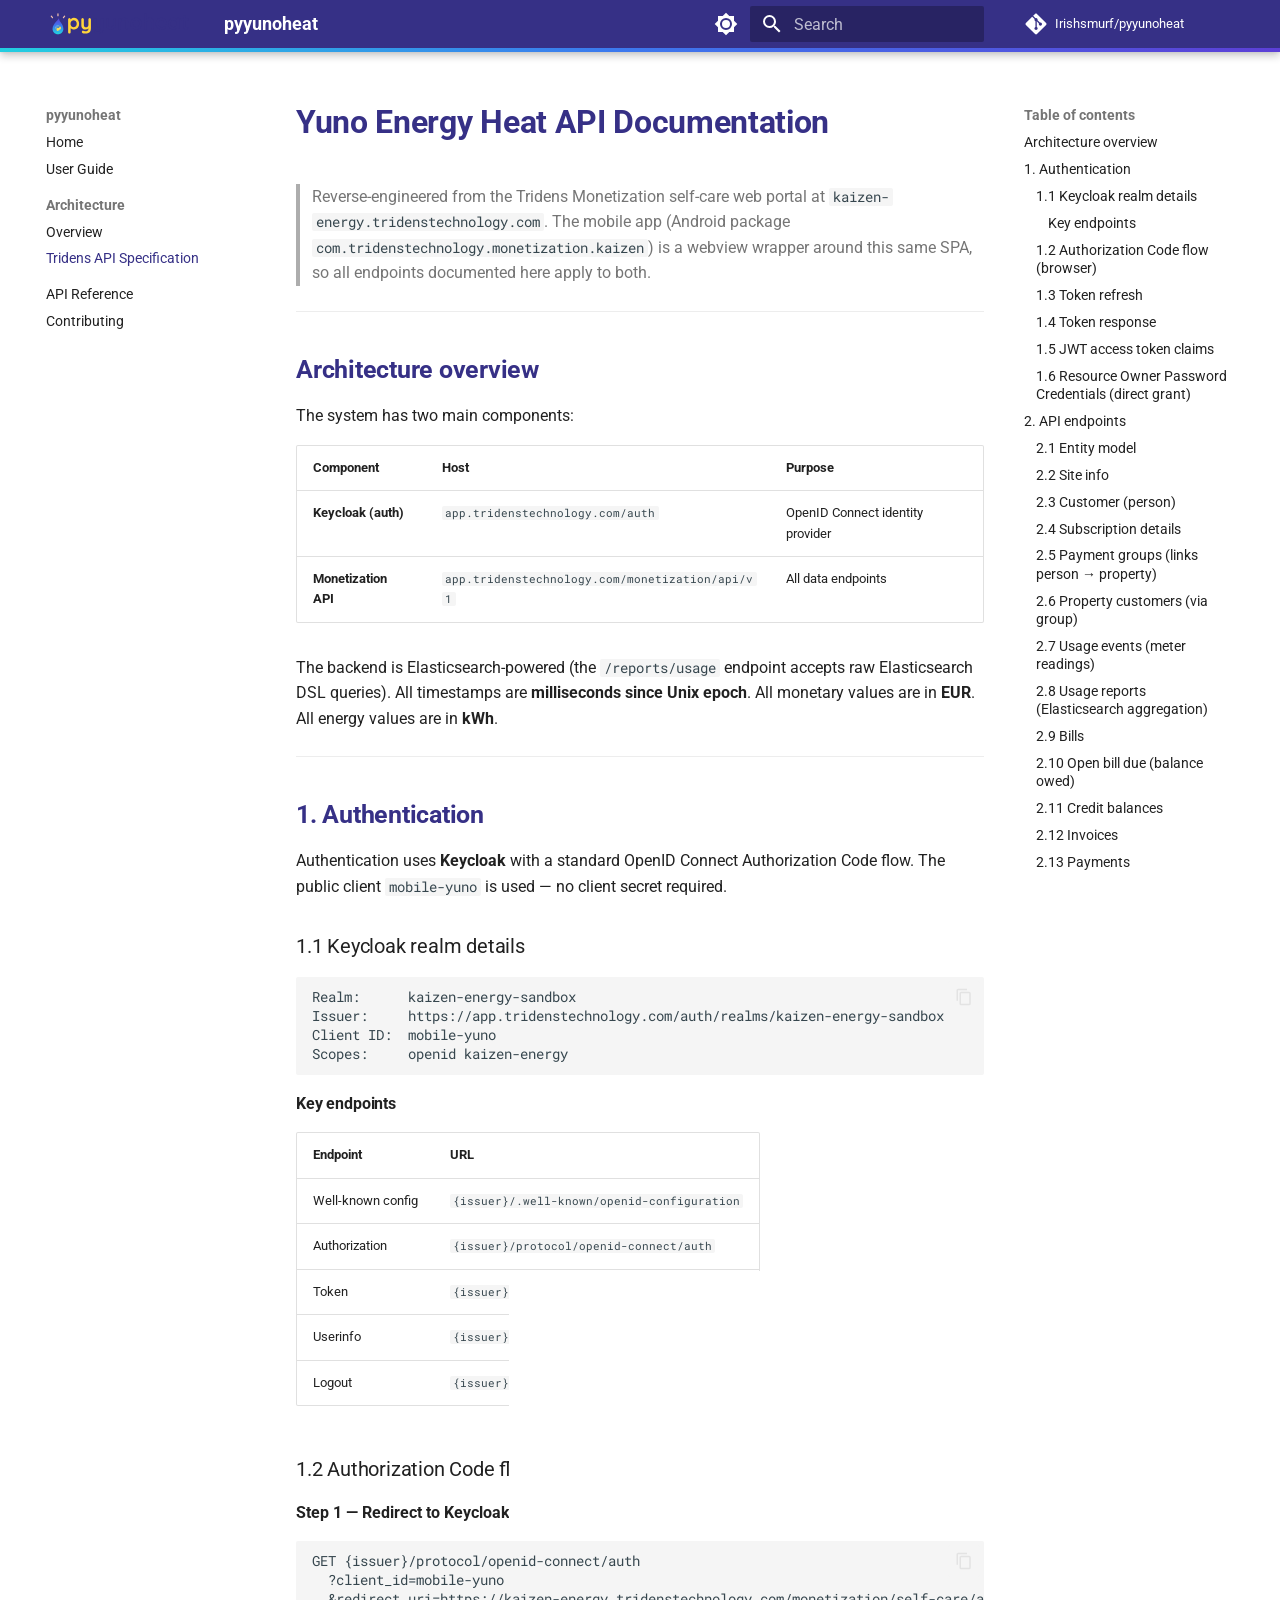
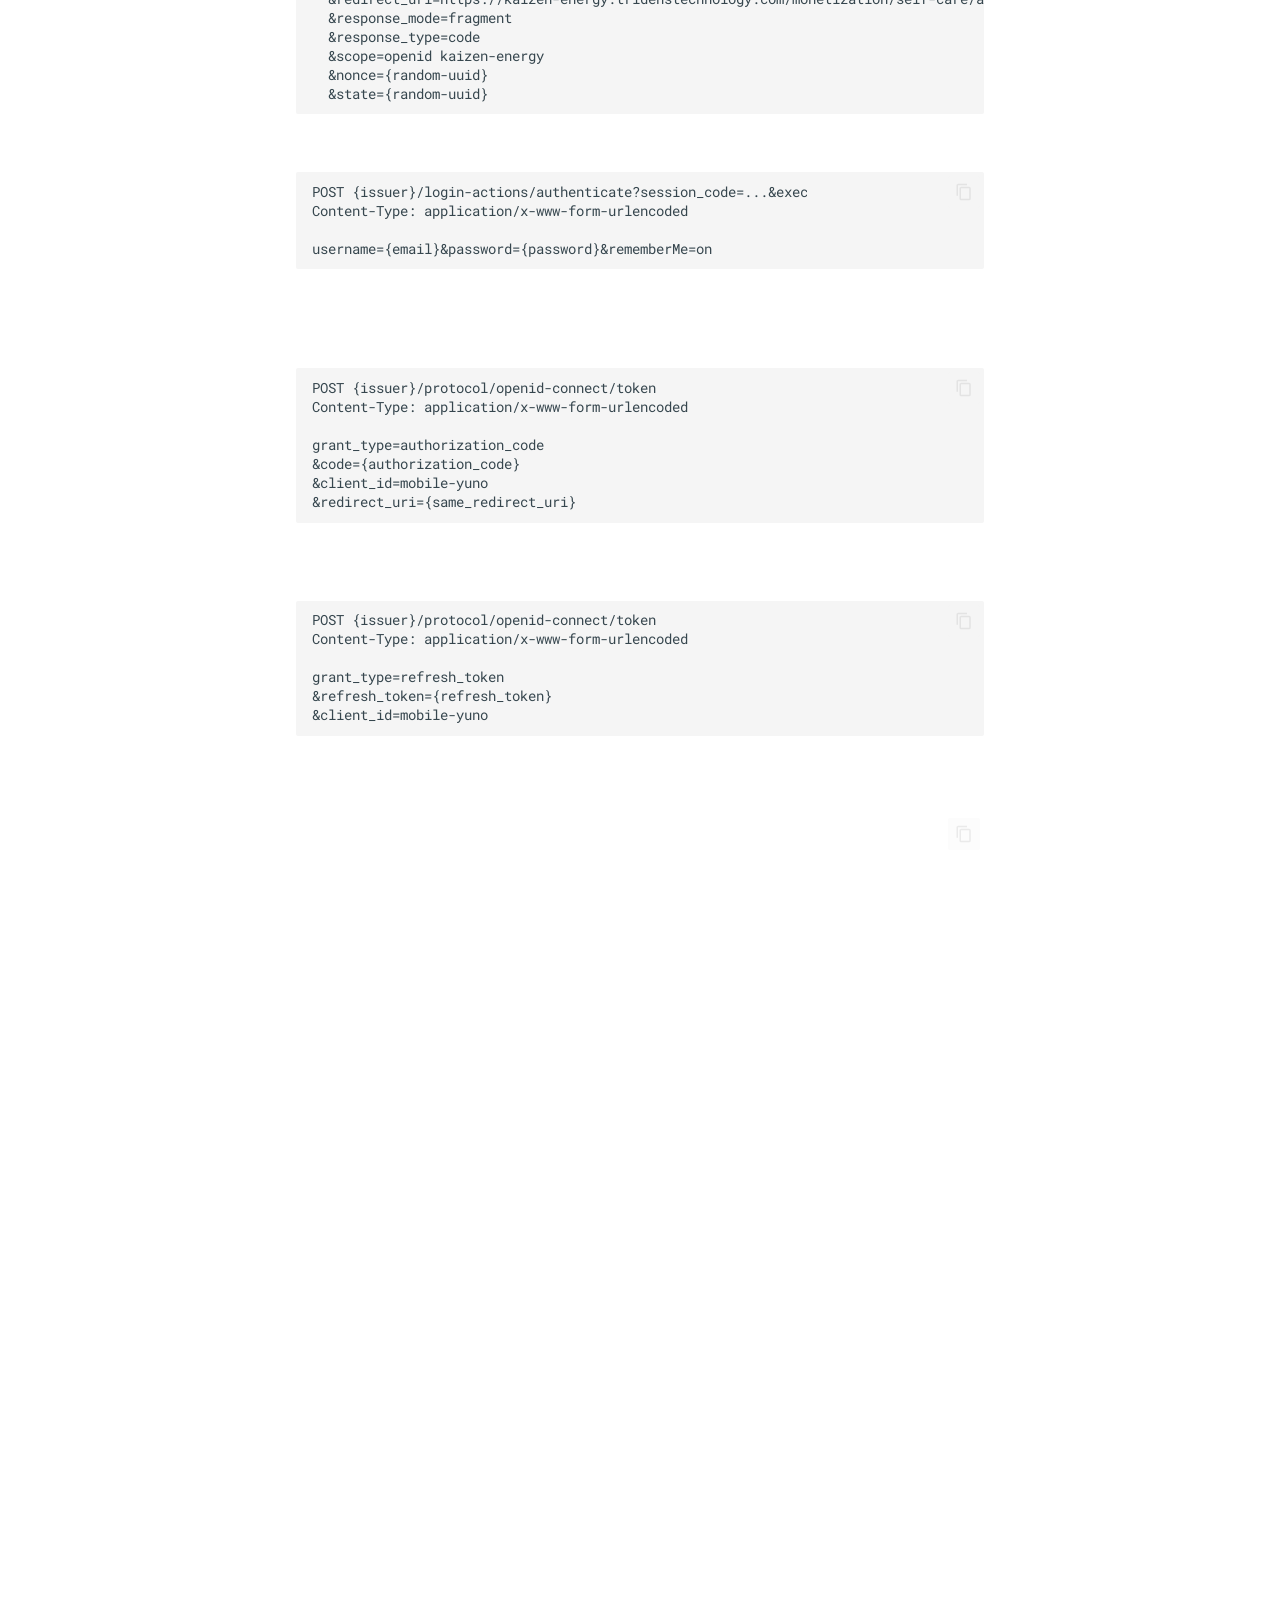
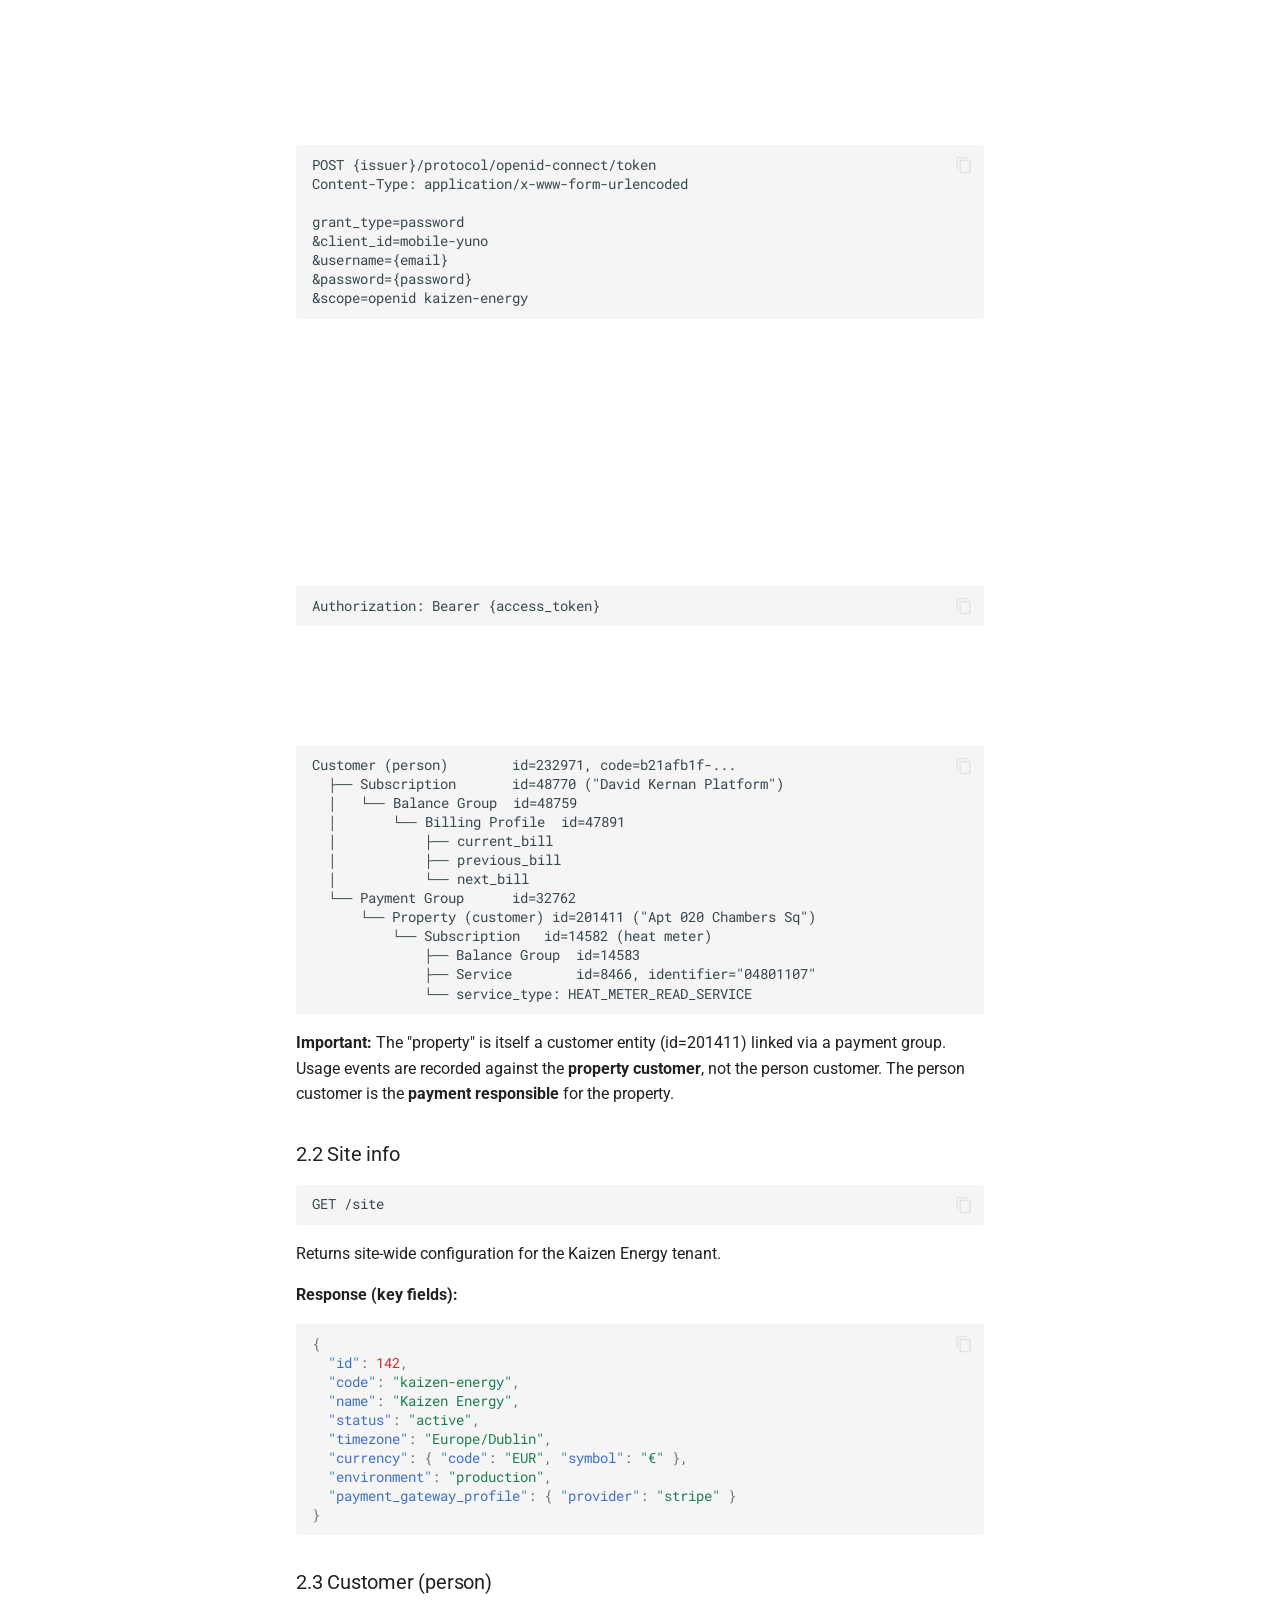
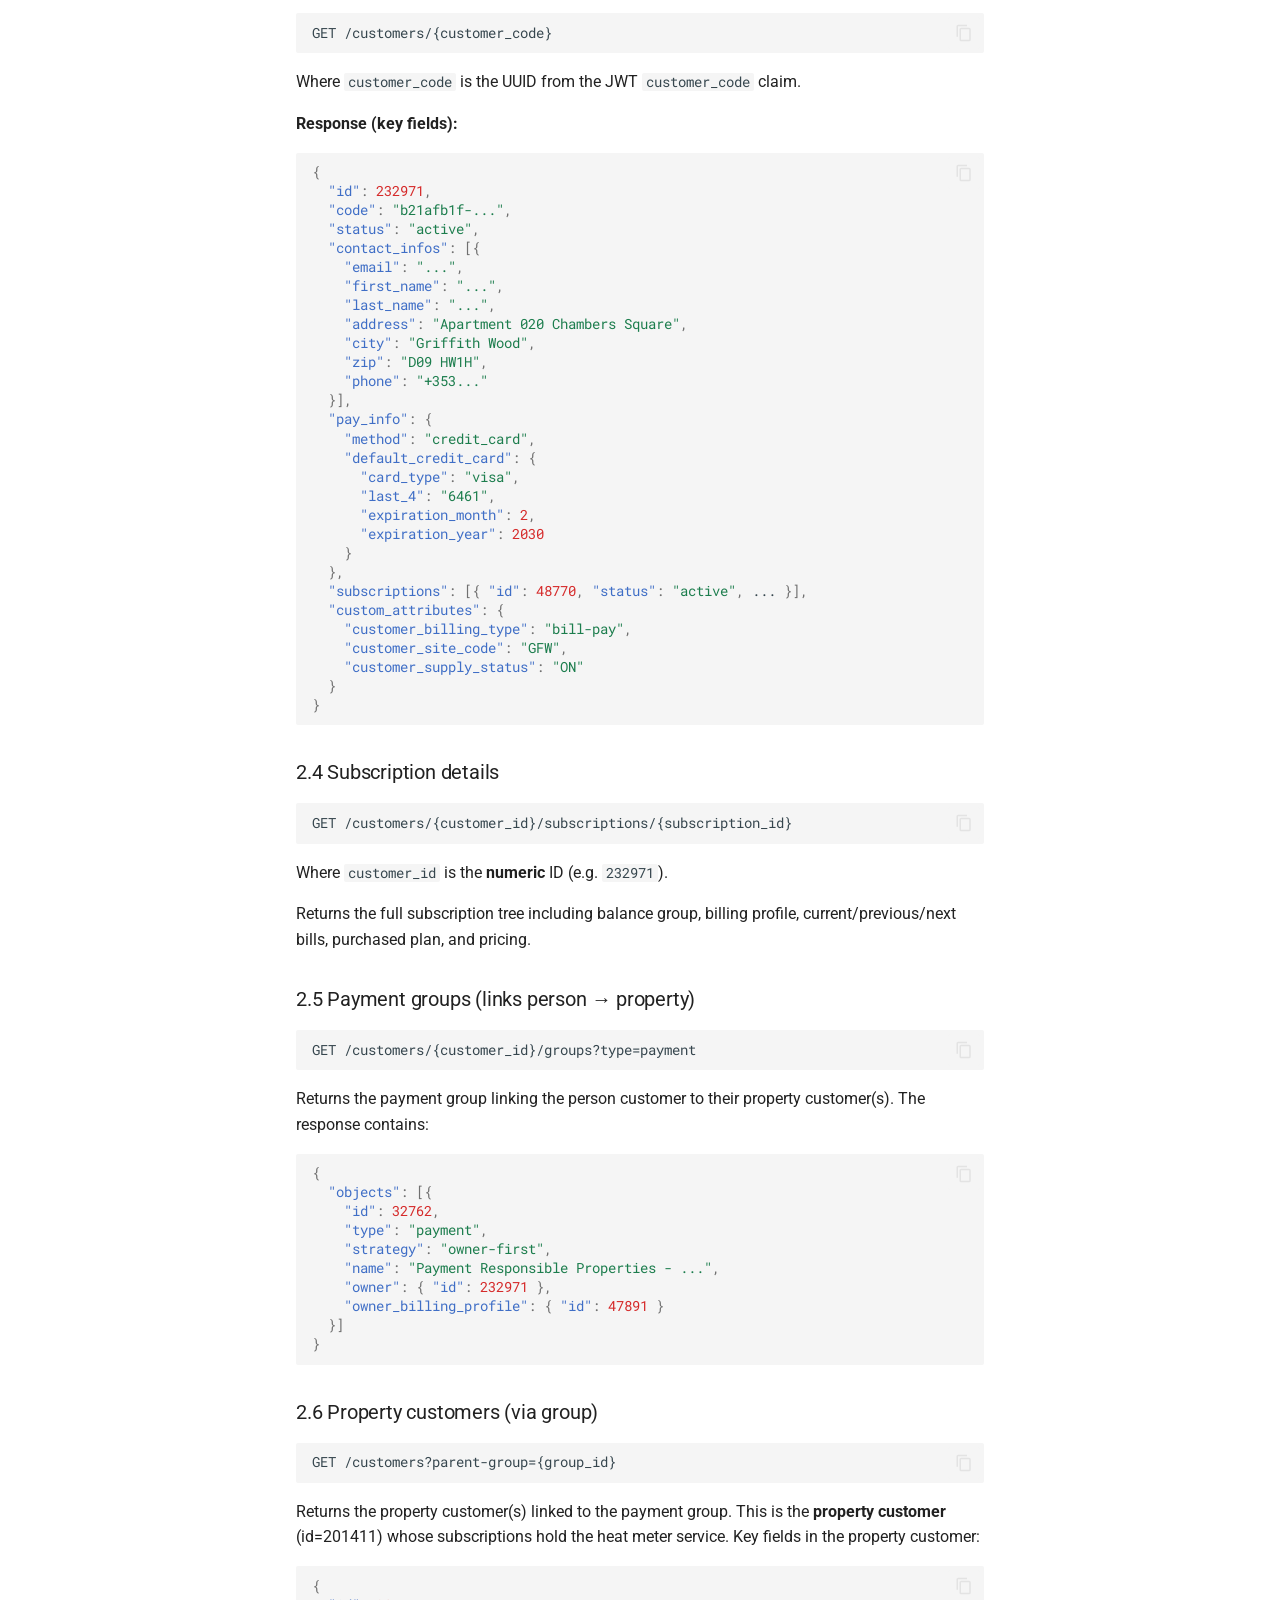
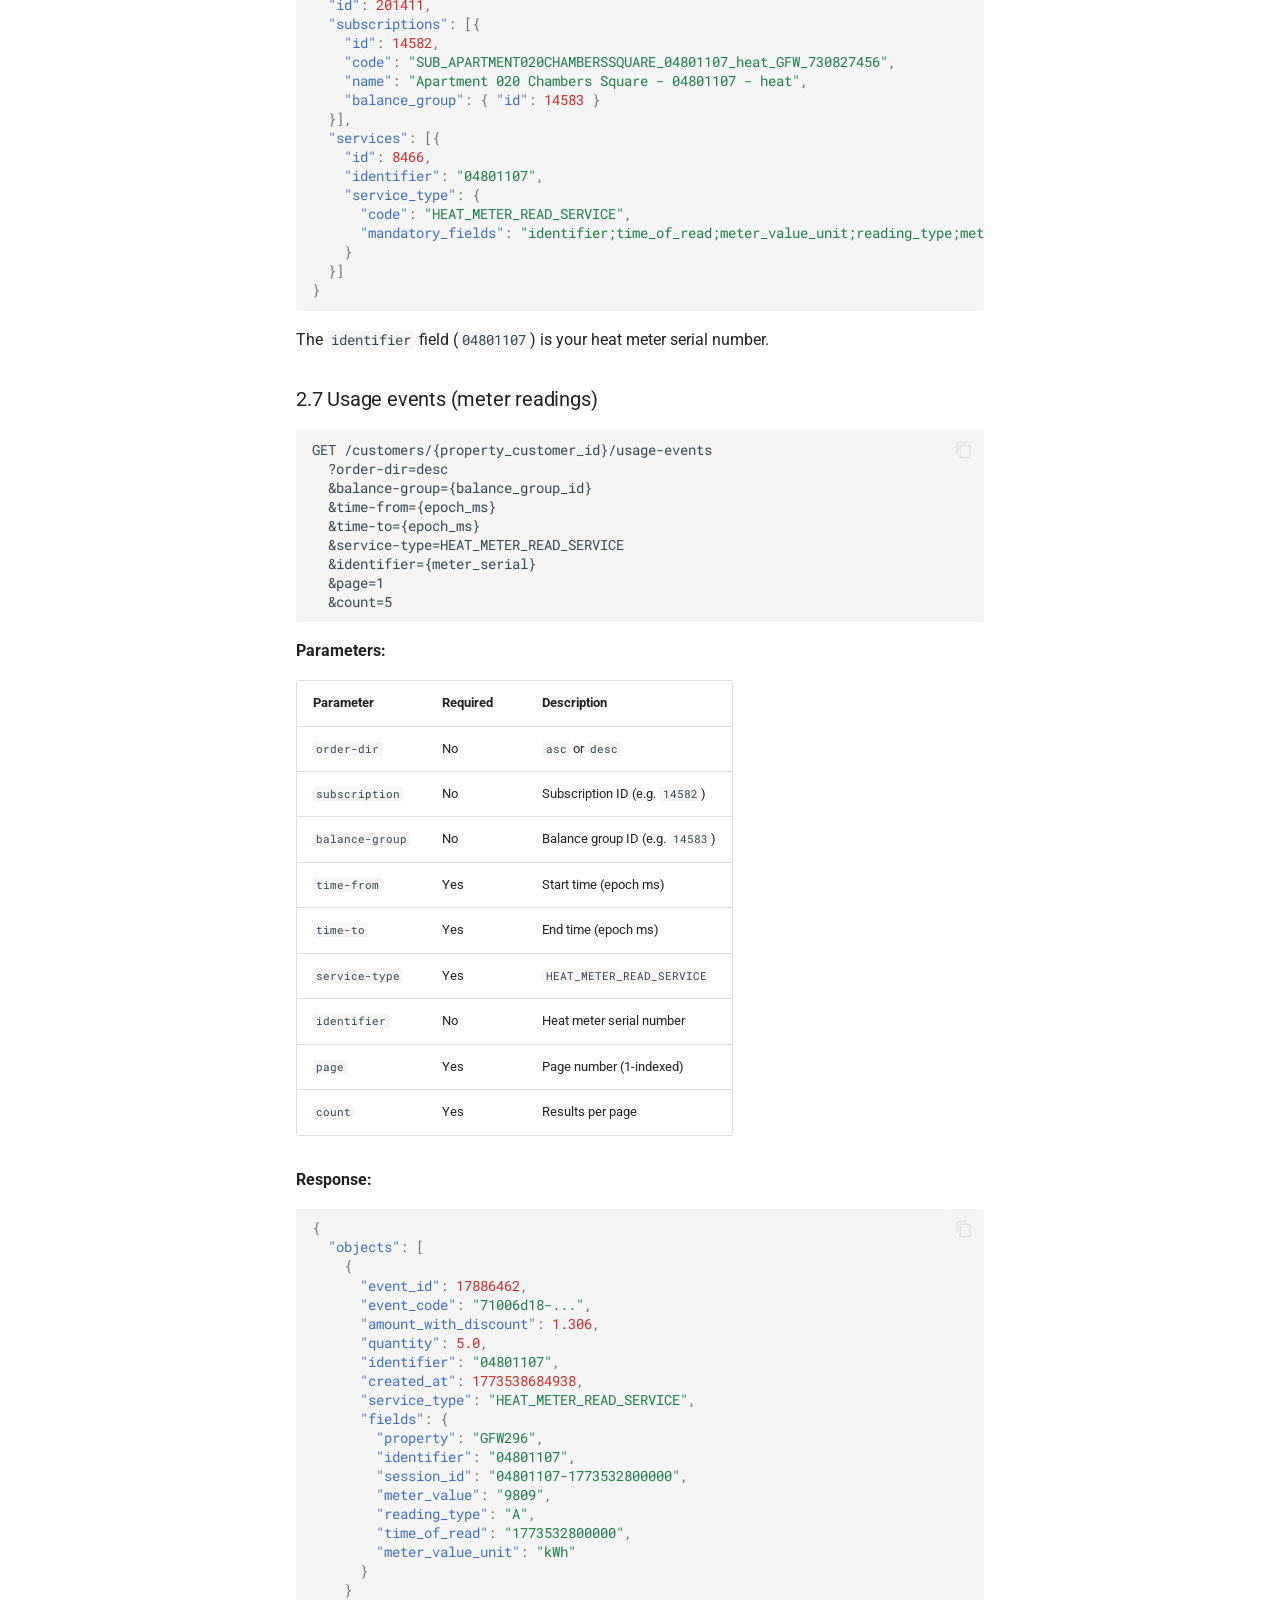
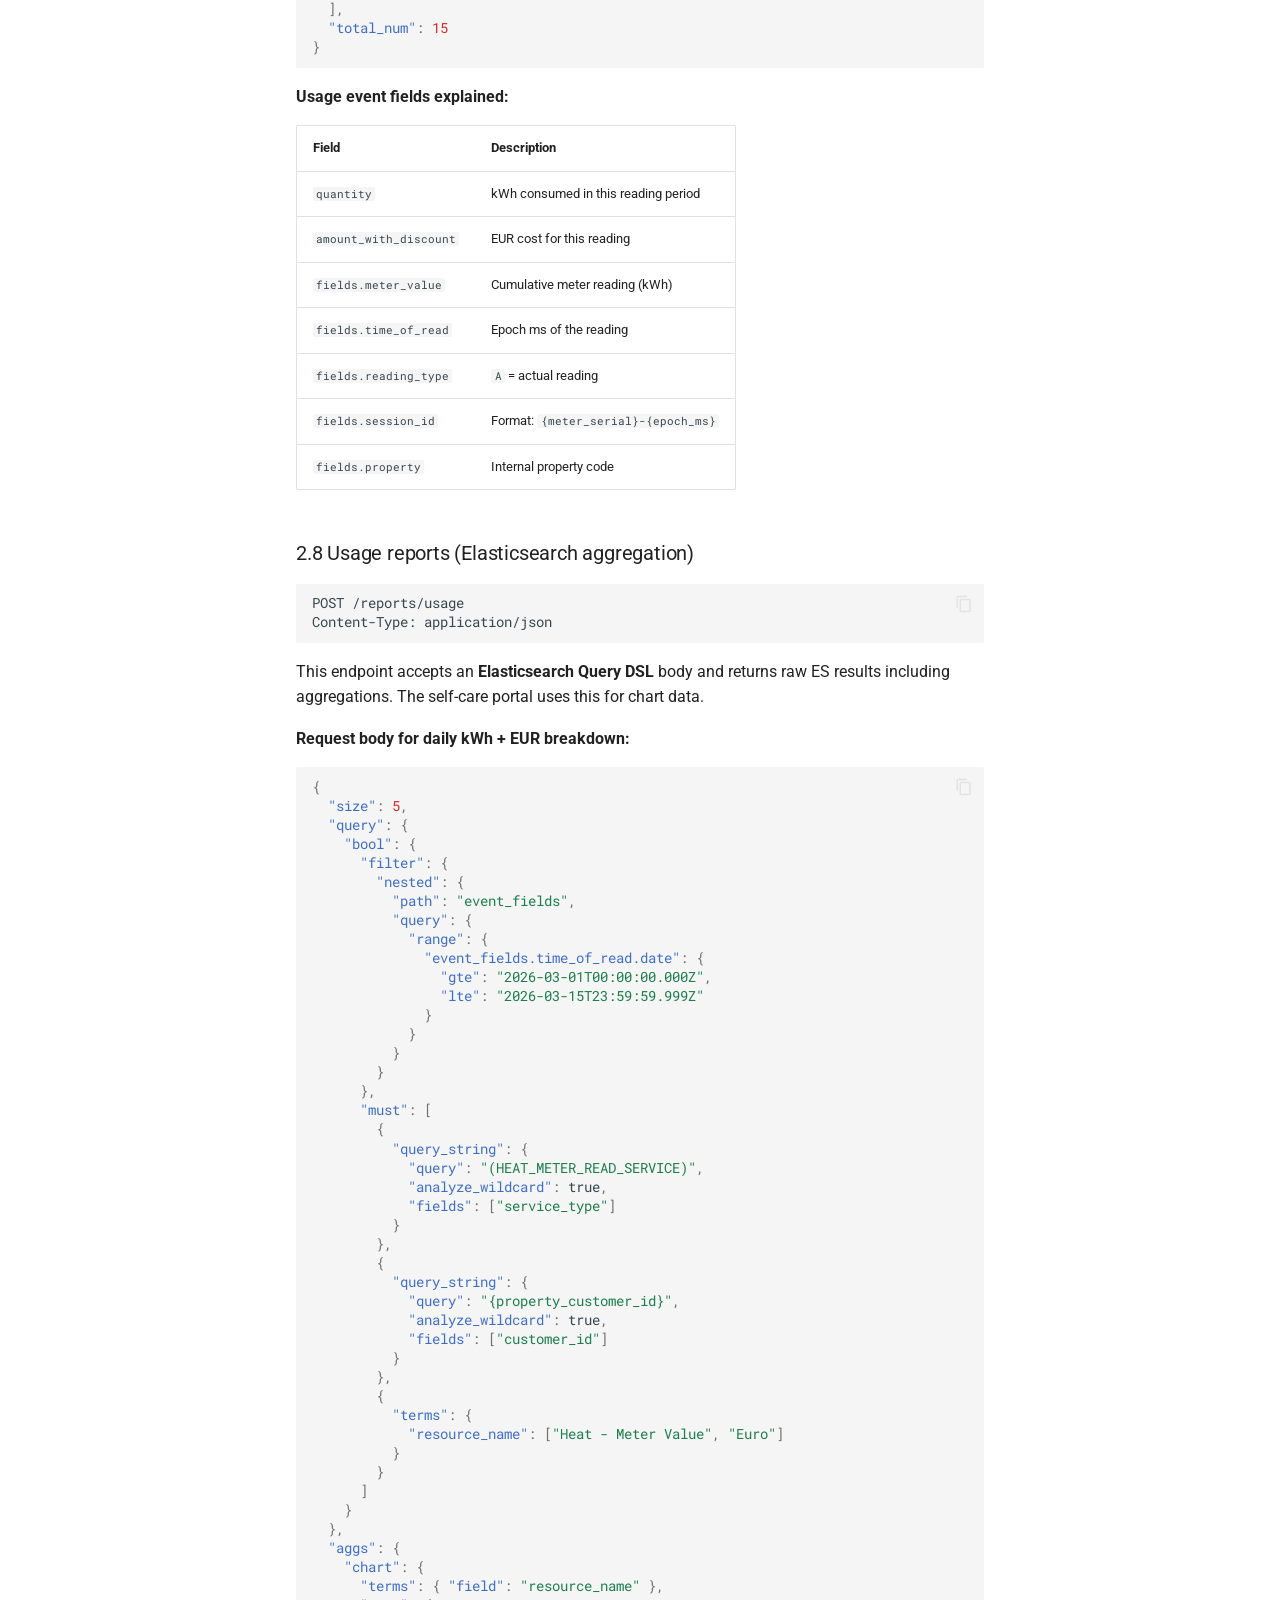
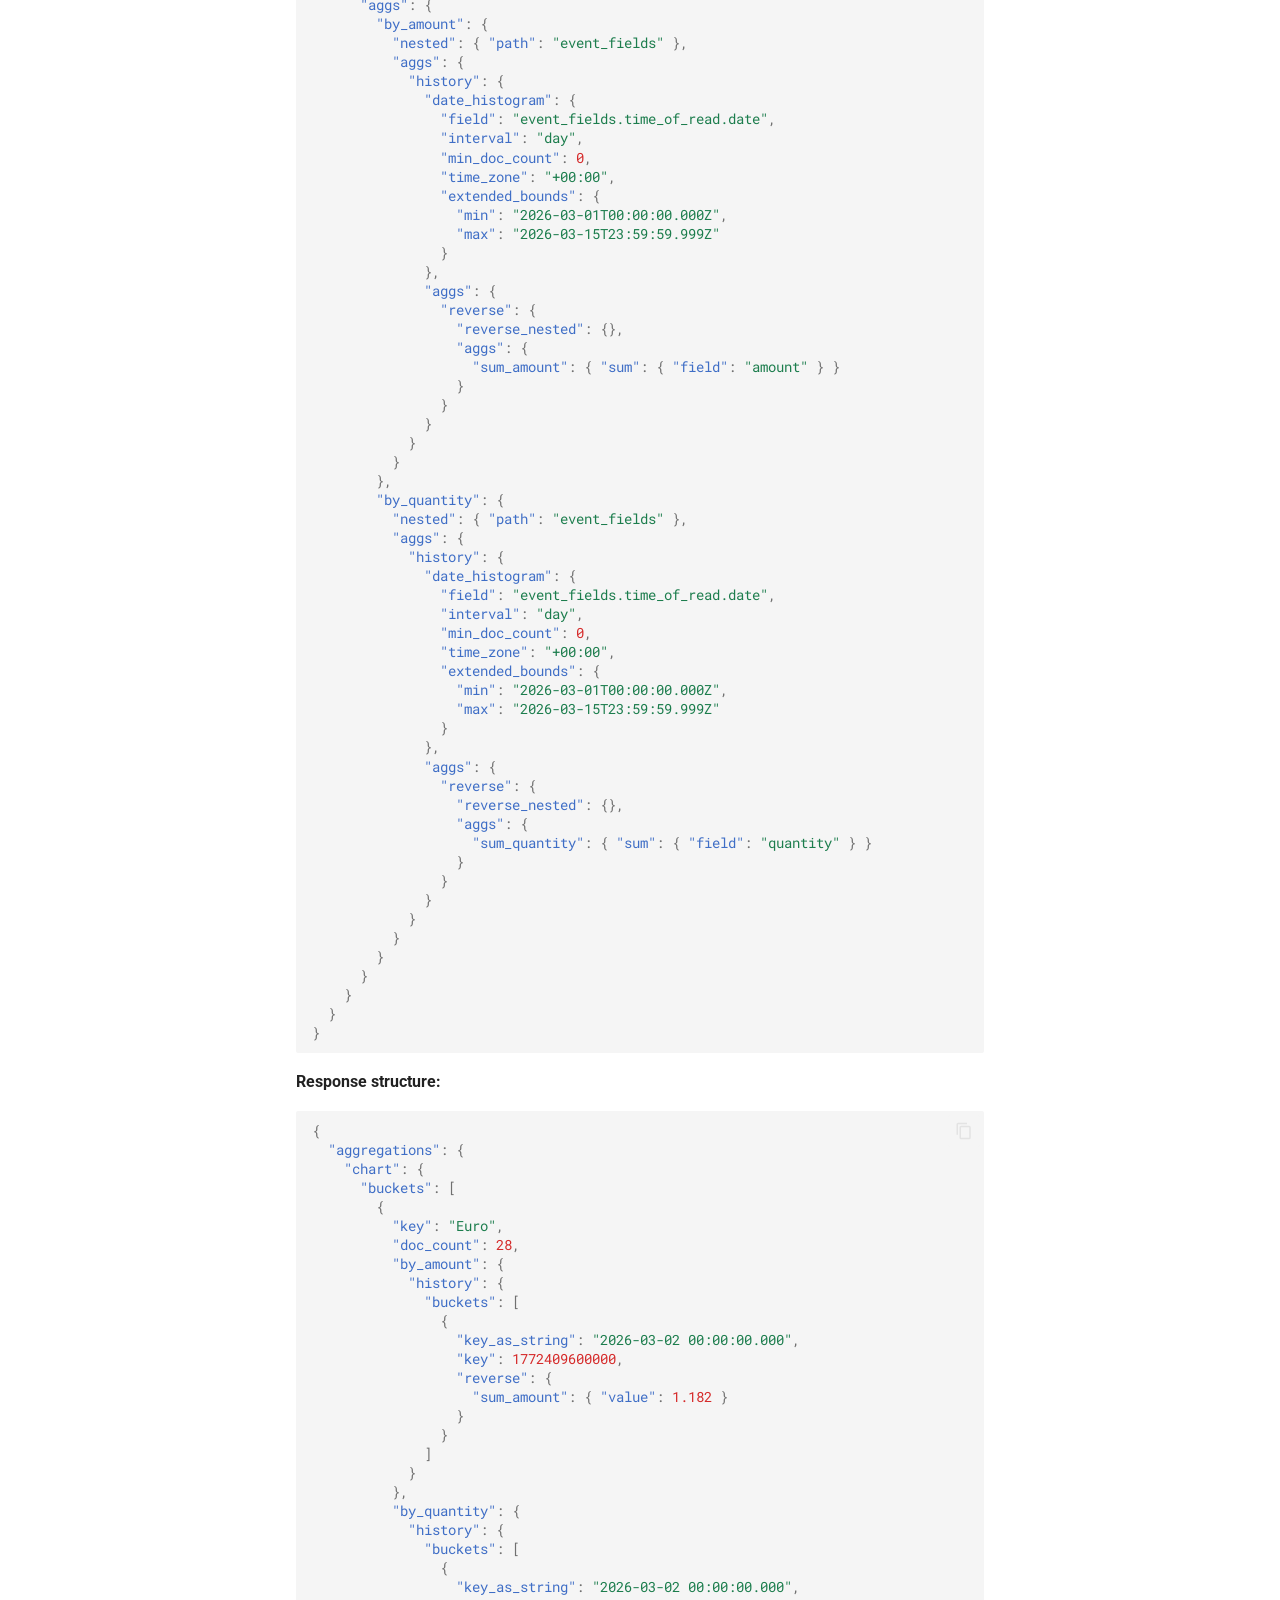
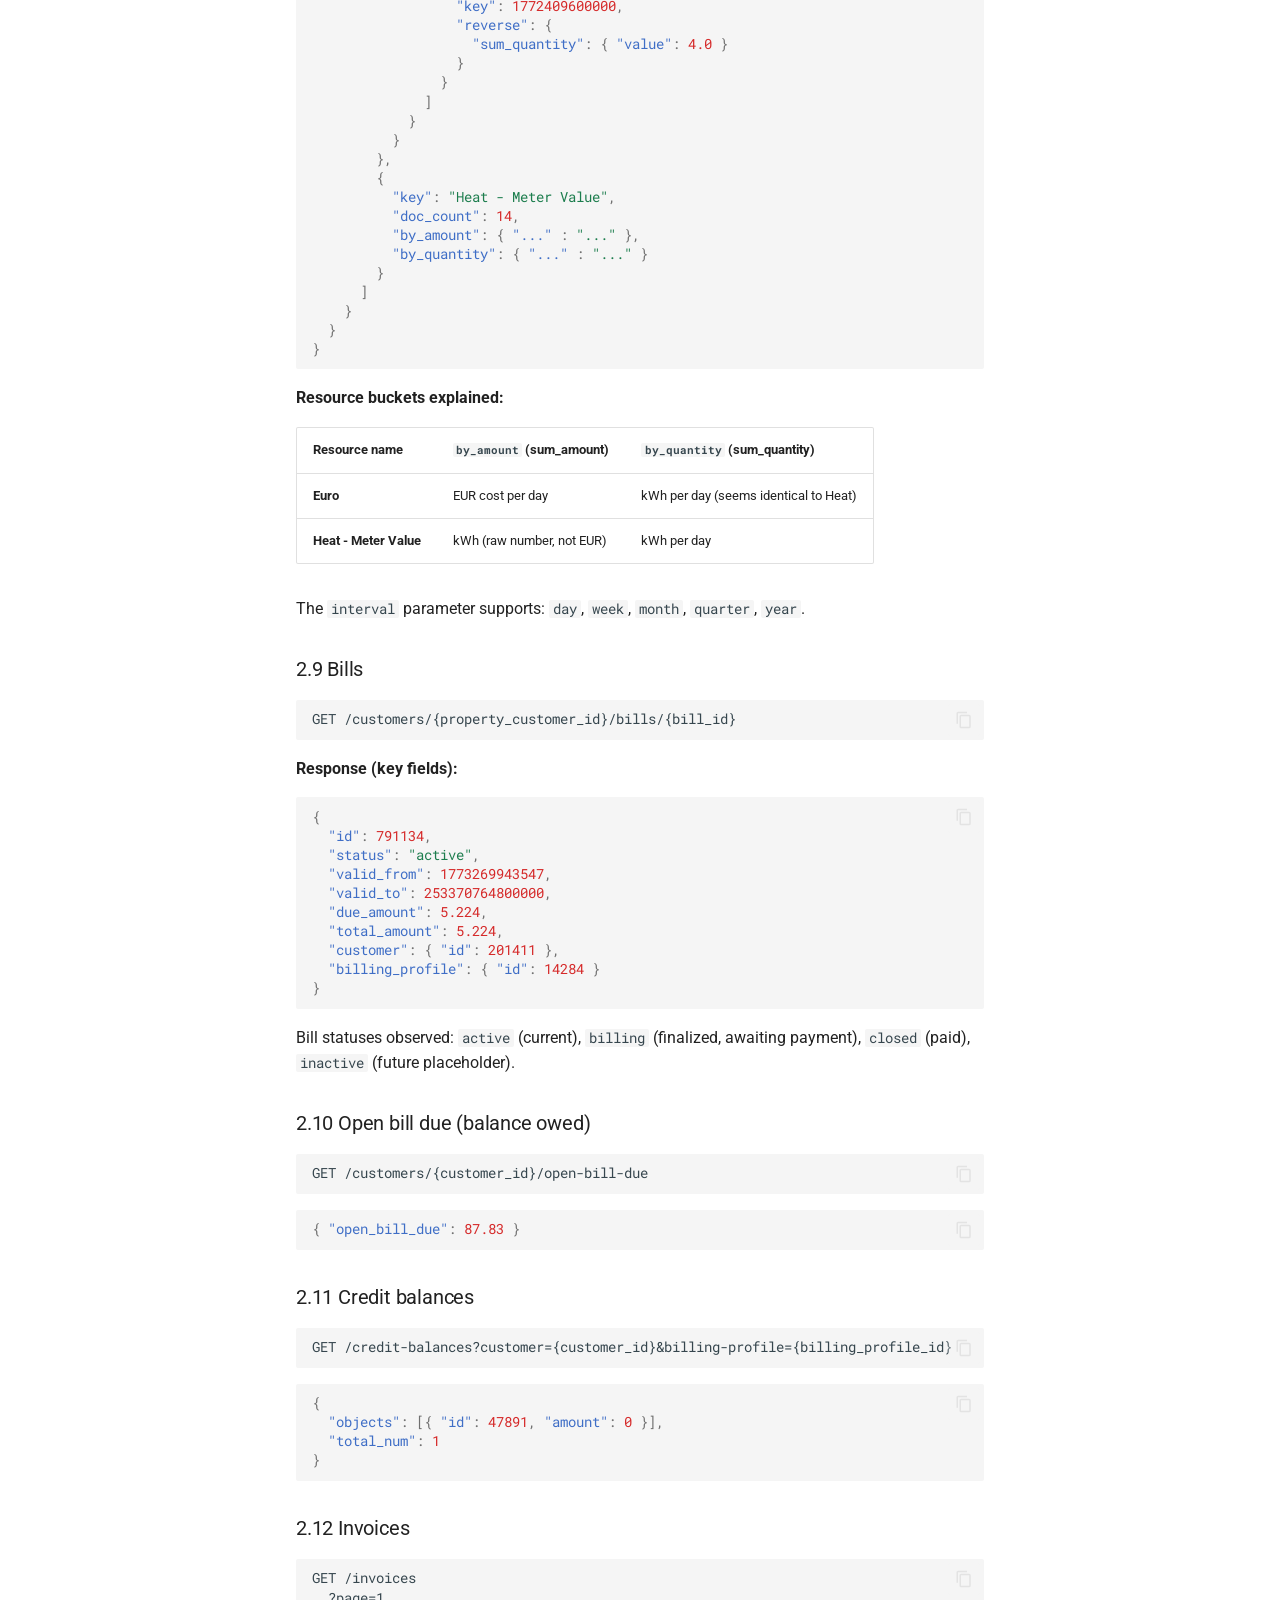
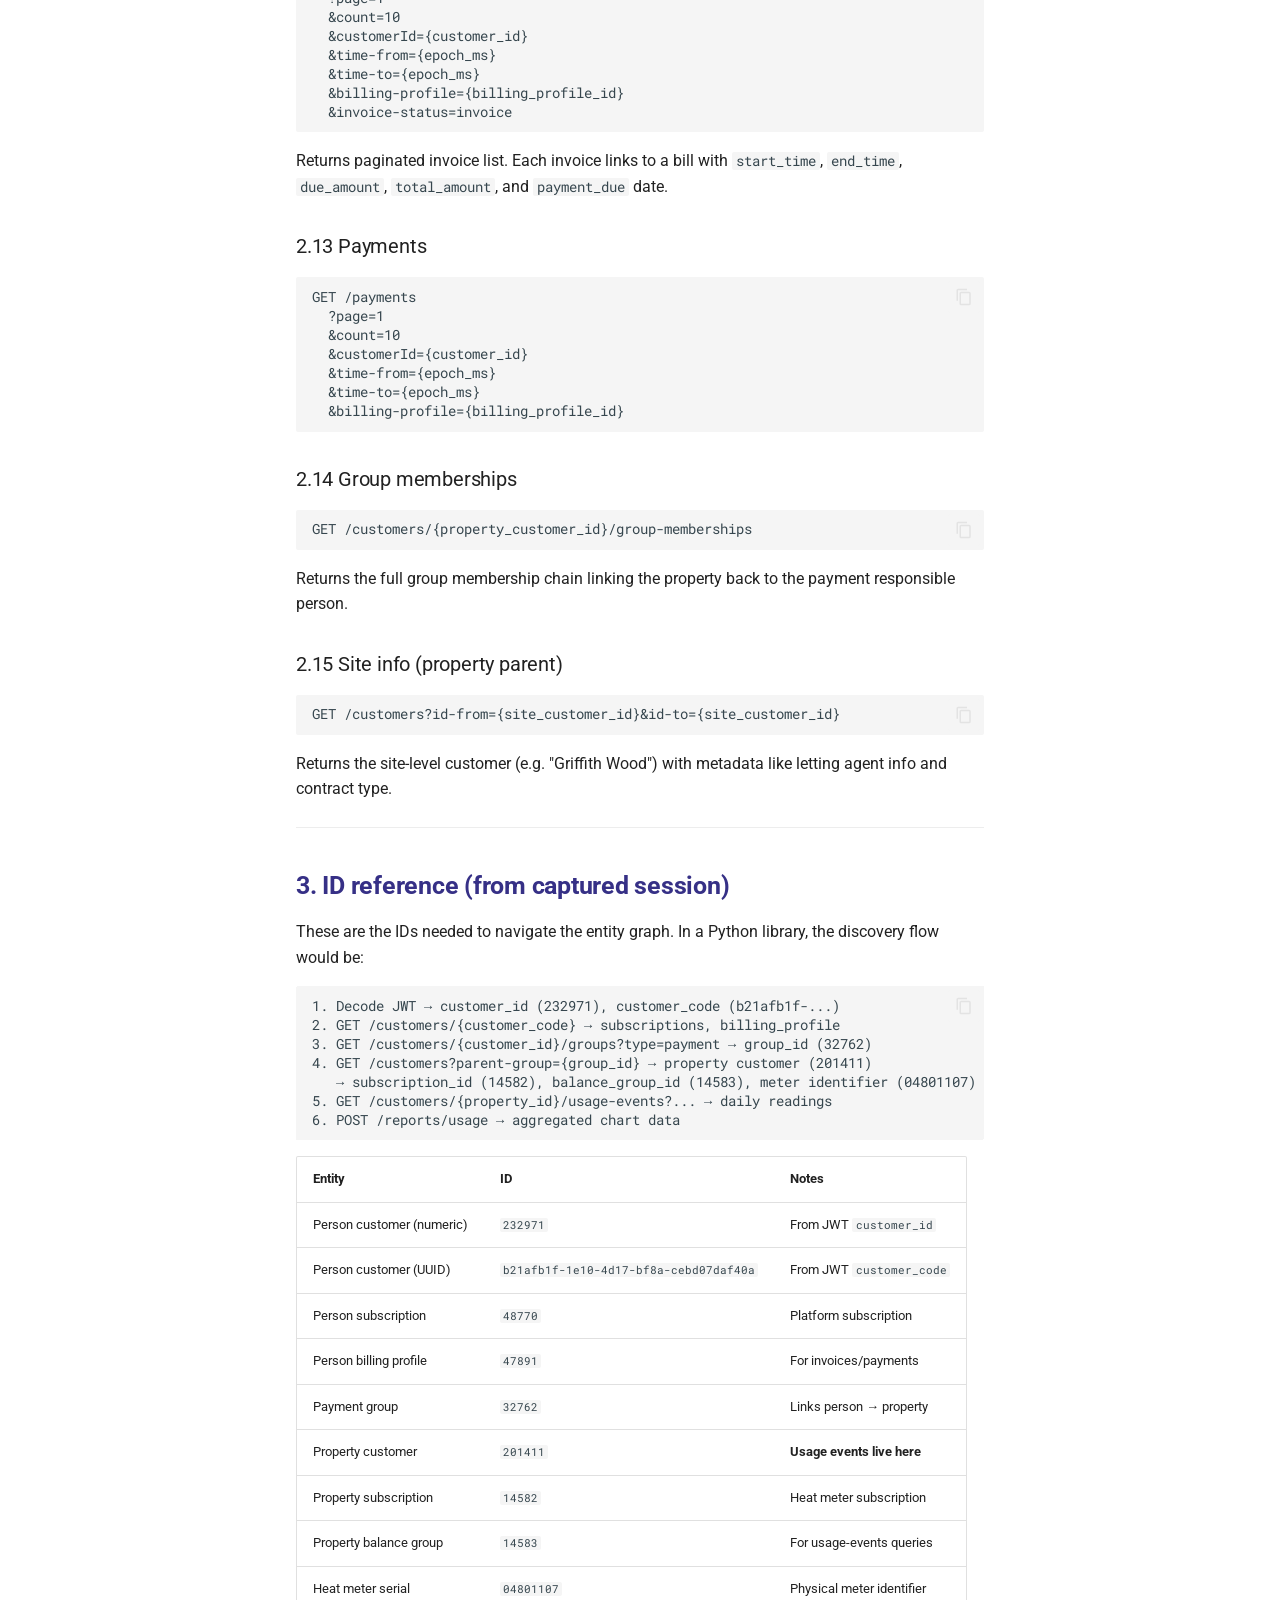
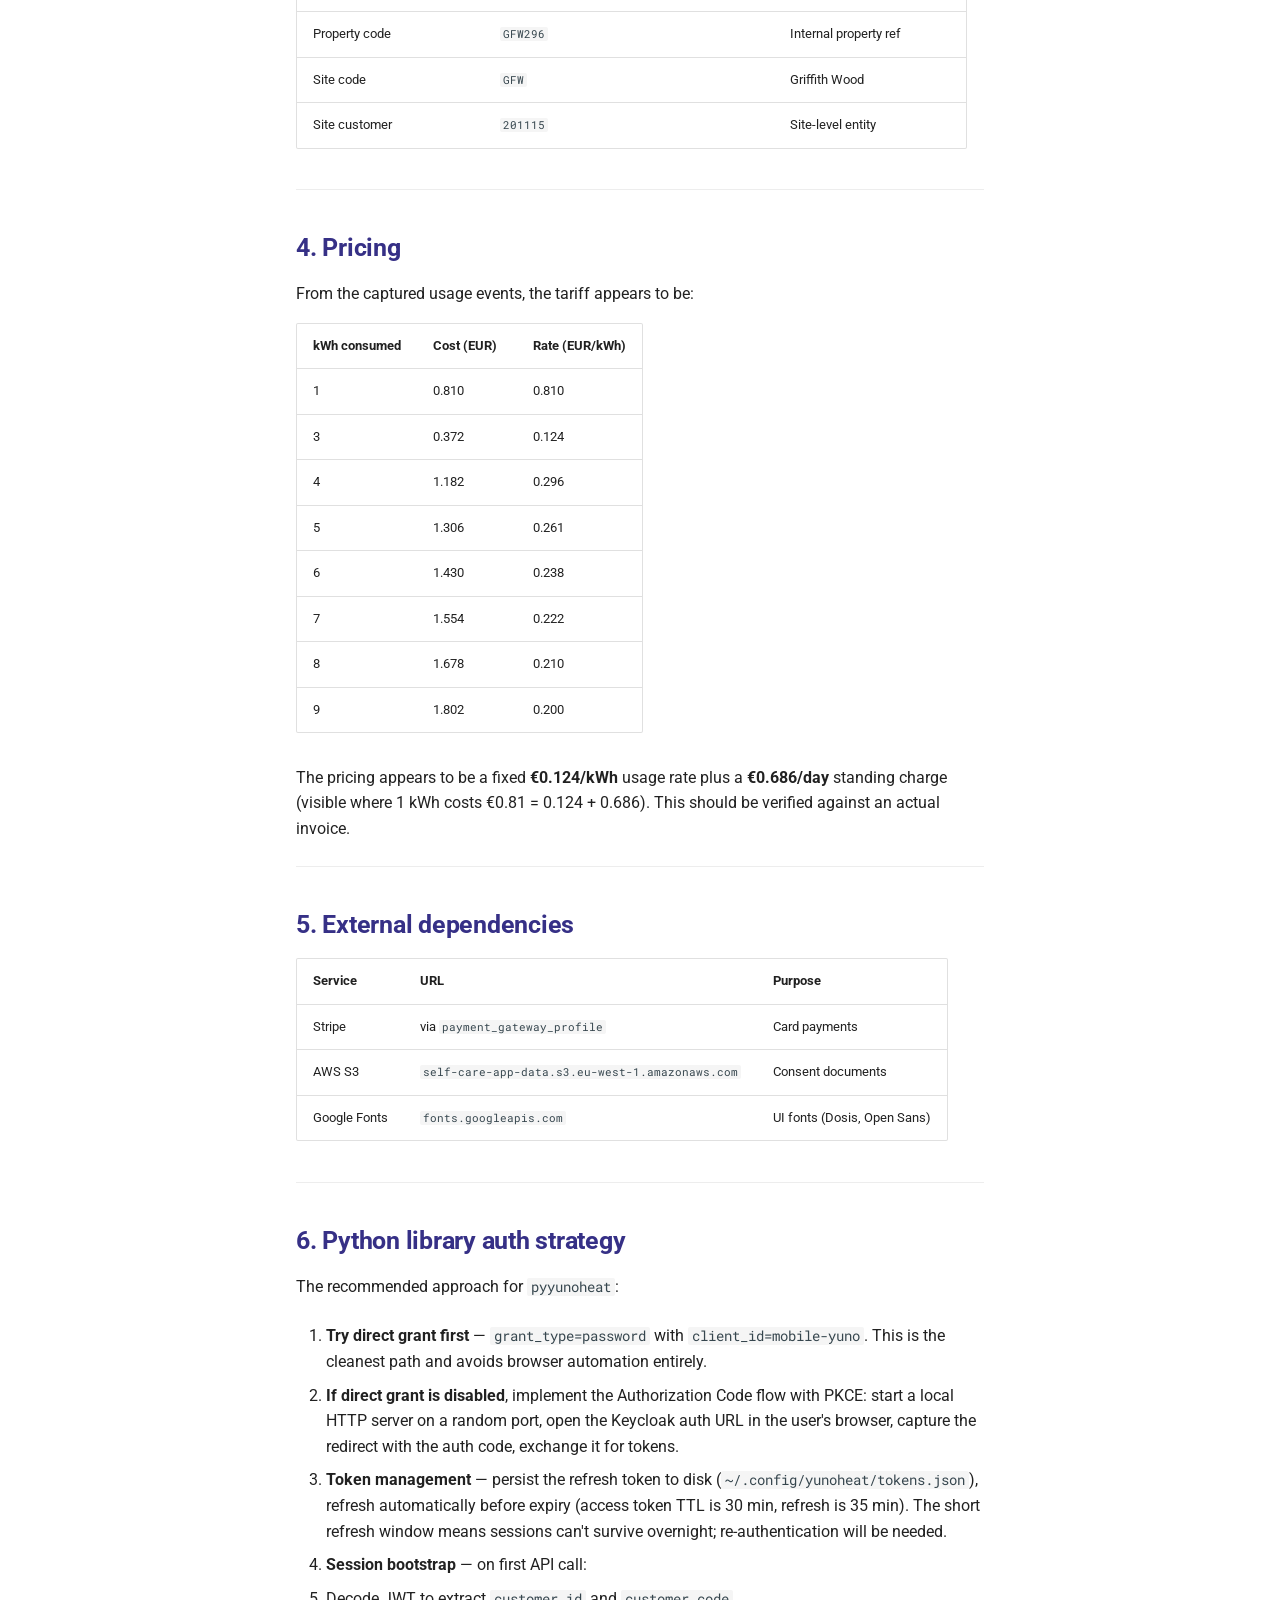
<file: yuno-energy-heat-api-documentation/index.html>
<!doctype html>
<html lang="en" class="no-js">
  <head>
    
      <meta charset="utf-8">
      <meta name="viewport" content="width=device-width,initial-scale=1">
      
        <meta name="description" content="Async Python client for the Yuno Energy Heat API">
      
      
        <meta name="author" content="Irishsmurf">
      
      
        <link rel="canonical" href="https://Irishsmurf.github.io/pyyunoheat/yuno-energy-heat-api-documentation/">
      
      
        <link rel="prev" href="../architecture/">
      
      
        <link rel="next" href="../api/">
      
      
        
      
      
      <link rel="icon" href="../assets/icon.svg">
      <meta name="generator" content="mkdocs-1.6.1, mkdocs-material-9.7.6">
    
    
      
        <title>Tridens API Specification - pyyunoheat</title>
      
    
    
      <link rel="stylesheet" href="../assets/stylesheets/main.484c7ddc.min.css">
      
        
        <link rel="stylesheet" href="../assets/stylesheets/palette.ab4e12ef.min.css">
      
      


    
    
      
    
    
      
        
        
        <link rel="preconnect" href="https://fonts.gstatic.com" crossorigin>
        <link rel="stylesheet" href="https://fonts.googleapis.com/css?family=Roboto:300,300i,400,400i,700,700i%7CRoboto+Mono:400,400i,700,700i&display=fallback">
        <style>:root{--md-text-font:"Roboto";--md-code-font:"Roboto Mono"}</style>
      
    
    
      <link rel="stylesheet" href="../stylesheets/extra.css">
    
    <script>__md_scope=new URL("..",location),__md_hash=e=>[...e].reduce(((e,_)=>(e<<5)-e+_.charCodeAt(0)),0),__md_get=(e,_=localStorage,t=__md_scope)=>JSON.parse(_.getItem(t.pathname+"."+e)),__md_set=(e,_,t=localStorage,a=__md_scope)=>{try{t.setItem(a.pathname+"."+e,JSON.stringify(_))}catch(e){}}</script>
    
      

    
    
  </head>
  
  
    
    
      
    
    
    
    
    <body dir="ltr" data-md-color-scheme="default" data-md-color-primary="custom" data-md-color-accent="custom">
  
    
    <input class="md-toggle" data-md-toggle="drawer" type="checkbox" id="__drawer" autocomplete="off">
    <input class="md-toggle" data-md-toggle="search" type="checkbox" id="__search" autocomplete="off">
    <label class="md-overlay" for="__drawer"></label>
    <div data-md-component="skip">
      
        
        <a href="#yuno-energy-heat-api-documentation" class="md-skip">
          Skip to content
        </a>
      
    </div>
    <div data-md-component="announce">
      
    </div>
    
    
      

  

<header class="md-header md-header--shadow" data-md-component="header">
  <nav class="md-header__inner md-grid" aria-label="Header">
    <a href=".." title="pyyunoheat" class="md-header__button md-logo" aria-label="pyyunoheat" data-md-component="logo">
      
  <img src="../assets/logo.svg" alt="logo">

    </a>
    <label class="md-header__button md-icon" for="__drawer">
      
      <svg xmlns="http://www.w3.org/2000/svg" viewBox="0 0 24 24"><path d="M3 6h18v2H3zm0 5h18v2H3zm0 5h18v2H3z"/></svg>
    </label>
    <div class="md-header__title" data-md-component="header-title">
      <div class="md-header__ellipsis">
        <div class="md-header__topic">
          <span class="md-ellipsis">
            pyyunoheat
          </span>
        </div>
        <div class="md-header__topic" data-md-component="header-topic">
          <span class="md-ellipsis">
            
              Tridens API Specification
            
          </span>
        </div>
      </div>
    </div>
    
      
        <form class="md-header__option" data-md-component="palette">
  
    
    
    
    <input class="md-option" data-md-color-media="(prefers-color-scheme: light)" data-md-color-scheme="default" data-md-color-primary="custom" data-md-color-accent="custom"  aria-label="Switch to dark mode"  type="radio" name="__palette" id="__palette_0">
    
      <label class="md-header__button md-icon" title="Switch to dark mode" for="__palette_1" hidden>
        <svg xmlns="http://www.w3.org/2000/svg" viewBox="0 0 24 24"><path d="M12 8a4 4 0 0 0-4 4 4 4 0 0 0 4 4 4 4 0 0 0 4-4 4 4 0 0 0-4-4m0 10a6 6 0 0 1-6-6 6 6 0 0 1 6-6 6 6 0 0 1 6 6 6 6 0 0 1-6 6m8-9.31V4h-4.69L12 .69 8.69 4H4v4.69L.69 12 4 15.31V20h4.69L12 23.31 15.31 20H20v-4.69L23.31 12z"/></svg>
      </label>
    
  
    
    
    
    <input class="md-option" data-md-color-media="(prefers-color-scheme: dark)" data-md-color-scheme="slate" data-md-color-primary="custom" data-md-color-accent="custom"  aria-label="Switch to light mode"  type="radio" name="__palette" id="__palette_1">
    
      <label class="md-header__button md-icon" title="Switch to light mode" for="__palette_0" hidden>
        <svg xmlns="http://www.w3.org/2000/svg" viewBox="0 0 24 24"><path d="M12 18c-.89 0-1.74-.2-2.5-.55C11.56 16.5 13 14.42 13 12s-1.44-4.5-3.5-5.45C10.26 6.2 11.11 6 12 6a6 6 0 0 1 6 6 6 6 0 0 1-6 6m8-9.31V4h-4.69L12 .69 8.69 4H4v4.69L.69 12 4 15.31V20h4.69L12 23.31 15.31 20H20v-4.69L23.31 12z"/></svg>
      </label>
    
  
</form>
      
    
    
      <script>var palette=__md_get("__palette");if(palette&&palette.color){if("(prefers-color-scheme)"===palette.color.media){var media=matchMedia("(prefers-color-scheme: light)"),input=document.querySelector(media.matches?"[data-md-color-media='(prefers-color-scheme: light)']":"[data-md-color-media='(prefers-color-scheme: dark)']");palette.color.media=input.getAttribute("data-md-color-media"),palette.color.scheme=input.getAttribute("data-md-color-scheme"),palette.color.primary=input.getAttribute("data-md-color-primary"),palette.color.accent=input.getAttribute("data-md-color-accent")}for(var[key,value]of Object.entries(palette.color))document.body.setAttribute("data-md-color-"+key,value)}</script>
    
    
    
      
      
        <label class="md-header__button md-icon" for="__search">
          
          <svg xmlns="http://www.w3.org/2000/svg" viewBox="0 0 24 24"><path d="M9.5 3A6.5 6.5 0 0 1 16 9.5c0 1.61-.59 3.09-1.56 4.23l.27.27h.79l5 5-1.5 1.5-5-5v-.79l-.27-.27A6.52 6.52 0 0 1 9.5 16 6.5 6.5 0 0 1 3 9.5 6.5 6.5 0 0 1 9.5 3m0 2C7 5 5 7 5 9.5S7 14 9.5 14 14 12 14 9.5 12 5 9.5 5"/></svg>
        </label>
        <div class="md-search" data-md-component="search" role="dialog">
  <label class="md-search__overlay" for="__search"></label>
  <div class="md-search__inner" role="search">
    <form class="md-search__form" name="search">
      <input type="text" class="md-search__input" name="query" aria-label="Search" placeholder="Search" autocapitalize="off" autocorrect="off" autocomplete="off" spellcheck="false" data-md-component="search-query" required>
      <label class="md-search__icon md-icon" for="__search">
        
        <svg xmlns="http://www.w3.org/2000/svg" viewBox="0 0 24 24"><path d="M9.5 3A6.5 6.5 0 0 1 16 9.5c0 1.61-.59 3.09-1.56 4.23l.27.27h.79l5 5-1.5 1.5-5-5v-.79l-.27-.27A6.52 6.52 0 0 1 9.5 16 6.5 6.5 0 0 1 3 9.5 6.5 6.5 0 0 1 9.5 3m0 2C7 5 5 7 5 9.5S7 14 9.5 14 14 12 14 9.5 12 5 9.5 5"/></svg>
        
        <svg xmlns="http://www.w3.org/2000/svg" viewBox="0 0 24 24"><path d="M20 11v2H8l5.5 5.5-1.42 1.42L4.16 12l7.92-7.92L13.5 5.5 8 11z"/></svg>
      </label>
      <nav class="md-search__options" aria-label="Search">
        
        <button type="reset" class="md-search__icon md-icon" title="Clear" aria-label="Clear" tabindex="-1">
          
          <svg xmlns="http://www.w3.org/2000/svg" viewBox="0 0 24 24"><path d="M19 6.41 17.59 5 12 10.59 6.41 5 5 6.41 10.59 12 5 17.59 6.41 19 12 13.41 17.59 19 19 17.59 13.41 12z"/></svg>
        </button>
      </nav>
      
        <div class="md-search__suggest" data-md-component="search-suggest"></div>
      
    </form>
    <div class="md-search__output">
      <div class="md-search__scrollwrap" tabindex="0" data-md-scrollfix>
        <div class="md-search-result" data-md-component="search-result">
          <div class="md-search-result__meta">
            Initializing search
          </div>
          <ol class="md-search-result__list" role="presentation"></ol>
        </div>
      </div>
    </div>
  </div>
</div>
      
    
    
      <div class="md-header__source">
        <a href="https://github.com/Irishsmurf/pyyunoheat" title="Go to repository" class="md-source" data-md-component="source">
  <div class="md-source__icon md-icon">
    
    <svg xmlns="http://www.w3.org/2000/svg" viewBox="0 0 448 512"><!--! Font Awesome Free 7.1.0 by @fontawesome - https://fontawesome.com License - https://fontawesome.com/license/free (Icons: CC BY 4.0, Fonts: SIL OFL 1.1, Code: MIT License) Copyright 2025 Fonticons, Inc.--><path d="M439.6 236.1 244 40.5c-5.4-5.5-12.8-8.5-20.4-8.5s-15 3-20.4 8.4L162.5 81l51.5 51.5c27.1-9.1 52.7 16.8 43.4 43.7l49.7 49.7c34.2-11.8 61.2 31 35.5 56.7-26.5 26.5-70.2-2.9-56-37.3L240.3 199v121.9c25.3 12.5 22.3 41.8 9.1 55-6.4 6.4-15.2 10.1-24.3 10.1s-17.8-3.6-24.3-10.1c-17.6-17.6-11.1-46.9 11.2-56v-123c-20.8-8.5-24.6-30.7-18.6-45L142.6 101 8.5 235.1C3 240.6 0 247.9 0 255.5s3 15 8.5 20.4l195.6 195.7c5.4 5.4 12.7 8.4 20.4 8.4s15-3 20.4-8.4l194.7-194.7c5.4-5.4 8.4-12.8 8.4-20.4s-3-15-8.4-20.4"/></svg>
  </div>
  <div class="md-source__repository">
    Irishsmurf/pyyunoheat
  </div>
</a>
      </div>
    
  </nav>
  
</header>
    
    <div class="md-container" data-md-component="container">
      
      
        
          
        
      
      <main class="md-main" data-md-component="main">
        <div class="md-main__inner md-grid">
          
            
              
              <div class="md-sidebar md-sidebar--primary" data-md-component="sidebar" data-md-type="navigation" >
                <div class="md-sidebar__scrollwrap">
                  <div class="md-sidebar__inner">
                    



<nav class="md-nav md-nav--primary" aria-label="Navigation" data-md-level="0">
  <label class="md-nav__title" for="__drawer">
    <a href=".." title="pyyunoheat" class="md-nav__button md-logo" aria-label="pyyunoheat" data-md-component="logo">
      
  <img src="../assets/logo.svg" alt="logo">

    </a>
    pyyunoheat
  </label>
  
    <div class="md-nav__source">
      <a href="https://github.com/Irishsmurf/pyyunoheat" title="Go to repository" class="md-source" data-md-component="source">
  <div class="md-source__icon md-icon">
    
    <svg xmlns="http://www.w3.org/2000/svg" viewBox="0 0 448 512"><!--! Font Awesome Free 7.1.0 by @fontawesome - https://fontawesome.com License - https://fontawesome.com/license/free (Icons: CC BY 4.0, Fonts: SIL OFL 1.1, Code: MIT License) Copyright 2025 Fonticons, Inc.--><path d="M439.6 236.1 244 40.5c-5.4-5.5-12.8-8.5-20.4-8.5s-15 3-20.4 8.4L162.5 81l51.5 51.5c27.1-9.1 52.7 16.8 43.4 43.7l49.7 49.7c34.2-11.8 61.2 31 35.5 56.7-26.5 26.5-70.2-2.9-56-37.3L240.3 199v121.9c25.3 12.5 22.3 41.8 9.1 55-6.4 6.4-15.2 10.1-24.3 10.1s-17.8-3.6-24.3-10.1c-17.6-17.6-11.1-46.9 11.2-56v-123c-20.8-8.5-24.6-30.7-18.6-45L142.6 101 8.5 235.1C3 240.6 0 247.9 0 255.5s3 15 8.5 20.4l195.6 195.7c5.4 5.4 12.7 8.4 20.4 8.4s15-3 20.4-8.4l194.7-194.7c5.4-5.4 8.4-12.8 8.4-20.4s-3-15-8.4-20.4"/></svg>
  </div>
  <div class="md-source__repository">
    Irishsmurf/pyyunoheat
  </div>
</a>
    </div>
  
  <ul class="md-nav__list" data-md-scrollfix>
    
      
      
  
  
  
  
    <li class="md-nav__item">
      <a href=".." class="md-nav__link">
        
  
  
  <span class="md-ellipsis">
    
  
    Home
  

    
  </span>
  
  

      </a>
    </li>
  

    
      
      
  
  
  
  
    <li class="md-nav__item">
      <a href="../user-guide/" class="md-nav__link">
        
  
  
  <span class="md-ellipsis">
    
  
    User Guide
  

    
  </span>
  
  

      </a>
    </li>
  

    
      
      
  
  
    
  
  
  
    
    
    
    
      
        
        
      
    
    
    <li class="md-nav__item md-nav__item--active md-nav__item--section md-nav__item--nested">
      
        
        
        <input class="md-nav__toggle md-toggle " type="checkbox" id="__nav_3" checked>
        
          
          <label class="md-nav__link" for="__nav_3" id="__nav_3_label" tabindex="">
            
  
  
  <span class="md-ellipsis">
    
  
    Architecture
  

    
  </span>
  
  

            <span class="md-nav__icon md-icon"></span>
          </label>
        
        <nav class="md-nav" data-md-level="1" aria-labelledby="__nav_3_label" aria-expanded="true">
          <label class="md-nav__title" for="__nav_3">
            <span class="md-nav__icon md-icon"></span>
            
  
    Architecture
  

          </label>
          <ul class="md-nav__list" data-md-scrollfix>
            
              
                
  
  
  
  
    <li class="md-nav__item">
      <a href="../architecture/" class="md-nav__link">
        
  
  
  <span class="md-ellipsis">
    
  
    Overview
  

    
  </span>
  
  

      </a>
    </li>
  

              
            
              
                
  
  
    
  
  
  
    <li class="md-nav__item md-nav__item--active">
      
      <input class="md-nav__toggle md-toggle" type="checkbox" id="__toc">
      
      
        
      
      
        <label class="md-nav__link md-nav__link--active" for="__toc">
          
  
  
  <span class="md-ellipsis">
    
  
    Tridens API Specification
  

    
  </span>
  
  

          <span class="md-nav__icon md-icon"></span>
        </label>
      
      <a href="./" class="md-nav__link md-nav__link--active">
        
  
  
  <span class="md-ellipsis">
    
  
    Tridens API Specification
  

    
  </span>
  
  

      </a>
      
        

<nav class="md-nav md-nav--secondary" aria-label="Table of contents">
  
  
  
    
  
  
    <label class="md-nav__title" for="__toc">
      <span class="md-nav__icon md-icon"></span>
      Table of contents
    </label>
    <ul class="md-nav__list" data-md-component="toc" data-md-scrollfix>
      
        <li class="md-nav__item">
  <a href="#architecture-overview" class="md-nav__link">
    <span class="md-ellipsis">
      
        Architecture overview
      
    </span>
  </a>
  
</li>
      
        <li class="md-nav__item">
  <a href="#1-authentication" class="md-nav__link">
    <span class="md-ellipsis">
      
        1. Authentication
      
    </span>
  </a>
  
    <nav class="md-nav" aria-label="1. Authentication">
      <ul class="md-nav__list">
        
          <li class="md-nav__item">
  <a href="#11-keycloak-realm-details" class="md-nav__link">
    <span class="md-ellipsis">
      
        1.1 Keycloak realm details
      
    </span>
  </a>
  
    <nav class="md-nav" aria-label="1.1 Keycloak realm details">
      <ul class="md-nav__list">
        
          <li class="md-nav__item">
  <a href="#key-endpoints" class="md-nav__link">
    <span class="md-ellipsis">
      
        Key endpoints
      
    </span>
  </a>
  
</li>
        
      </ul>
    </nav>
  
</li>
        
          <li class="md-nav__item">
  <a href="#12-authorization-code-flow-browser" class="md-nav__link">
    <span class="md-ellipsis">
      
        1.2 Authorization Code flow (browser)
      
    </span>
  </a>
  
</li>
        
          <li class="md-nav__item">
  <a href="#13-token-refresh" class="md-nav__link">
    <span class="md-ellipsis">
      
        1.3 Token refresh
      
    </span>
  </a>
  
</li>
        
          <li class="md-nav__item">
  <a href="#14-token-response" class="md-nav__link">
    <span class="md-ellipsis">
      
        1.4 Token response
      
    </span>
  </a>
  
</li>
        
          <li class="md-nav__item">
  <a href="#15-jwt-access-token-claims" class="md-nav__link">
    <span class="md-ellipsis">
      
        1.5 JWT access token claims
      
    </span>
  </a>
  
</li>
        
          <li class="md-nav__item">
  <a href="#16-resource-owner-password-credentials-direct-grant" class="md-nav__link">
    <span class="md-ellipsis">
      
        1.6 Resource Owner Password Credentials (direct grant)
      
    </span>
  </a>
  
</li>
        
      </ul>
    </nav>
  
</li>
      
        <li class="md-nav__item">
  <a href="#2-api-endpoints" class="md-nav__link">
    <span class="md-ellipsis">
      
        2. API endpoints
      
    </span>
  </a>
  
    <nav class="md-nav" aria-label="2. API endpoints">
      <ul class="md-nav__list">
        
          <li class="md-nav__item">
  <a href="#21-entity-model" class="md-nav__link">
    <span class="md-ellipsis">
      
        2.1 Entity model
      
    </span>
  </a>
  
</li>
        
          <li class="md-nav__item">
  <a href="#22-site-info" class="md-nav__link">
    <span class="md-ellipsis">
      
        2.2 Site info
      
    </span>
  </a>
  
</li>
        
          <li class="md-nav__item">
  <a href="#23-customer-person" class="md-nav__link">
    <span class="md-ellipsis">
      
        2.3 Customer (person)
      
    </span>
  </a>
  
</li>
        
          <li class="md-nav__item">
  <a href="#24-subscription-details" class="md-nav__link">
    <span class="md-ellipsis">
      
        2.4 Subscription details
      
    </span>
  </a>
  
</li>
        
          <li class="md-nav__item">
  <a href="#25-payment-groups-links-person-property" class="md-nav__link">
    <span class="md-ellipsis">
      
        2.5 Payment groups (links person → property)
      
    </span>
  </a>
  
</li>
        
          <li class="md-nav__item">
  <a href="#26-property-customers-via-group" class="md-nav__link">
    <span class="md-ellipsis">
      
        2.6 Property customers (via group)
      
    </span>
  </a>
  
</li>
        
          <li class="md-nav__item">
  <a href="#27-usage-events-meter-readings" class="md-nav__link">
    <span class="md-ellipsis">
      
        2.7 Usage events (meter readings)
      
    </span>
  </a>
  
</li>
        
          <li class="md-nav__item">
  <a href="#28-usage-reports-elasticsearch-aggregation" class="md-nav__link">
    <span class="md-ellipsis">
      
        2.8 Usage reports (Elasticsearch aggregation)
      
    </span>
  </a>
  
</li>
        
          <li class="md-nav__item">
  <a href="#29-bills" class="md-nav__link">
    <span class="md-ellipsis">
      
        2.9 Bills
      
    </span>
  </a>
  
</li>
        
          <li class="md-nav__item">
  <a href="#210-open-bill-due-balance-owed" class="md-nav__link">
    <span class="md-ellipsis">
      
        2.10 Open bill due (balance owed)
      
    </span>
  </a>
  
</li>
        
          <li class="md-nav__item">
  <a href="#211-credit-balances" class="md-nav__link">
    <span class="md-ellipsis">
      
        2.11 Credit balances
      
    </span>
  </a>
  
</li>
        
          <li class="md-nav__item">
  <a href="#212-invoices" class="md-nav__link">
    <span class="md-ellipsis">
      
        2.12 Invoices
      
    </span>
  </a>
  
</li>
        
          <li class="md-nav__item">
  <a href="#213-payments" class="md-nav__link">
    <span class="md-ellipsis">
      
        2.13 Payments
      
    </span>
  </a>
  
</li>
        
          <li class="md-nav__item">
  <a href="#214-group-memberships" class="md-nav__link">
    <span class="md-ellipsis">
      
        2.14 Group memberships
      
    </span>
  </a>
  
</li>
        
          <li class="md-nav__item">
  <a href="#215-site-info-property-parent" class="md-nav__link">
    <span class="md-ellipsis">
      
        2.15 Site info (property parent)
      
    </span>
  </a>
  
</li>
        
      </ul>
    </nav>
  
</li>
      
        <li class="md-nav__item">
  <a href="#3-id-reference-from-captured-session" class="md-nav__link">
    <span class="md-ellipsis">
      
        3. ID reference (from captured session)
      
    </span>
  </a>
  
</li>
      
        <li class="md-nav__item">
  <a href="#4-pricing" class="md-nav__link">
    <span class="md-ellipsis">
      
        4. Pricing
      
    </span>
  </a>
  
</li>
      
        <li class="md-nav__item">
  <a href="#5-external-dependencies" class="md-nav__link">
    <span class="md-ellipsis">
      
        5. External dependencies
      
    </span>
  </a>
  
</li>
      
        <li class="md-nav__item">
  <a href="#6-python-library-auth-strategy" class="md-nav__link">
    <span class="md-ellipsis">
      
        6. Python library auth strategy
      
    </span>
  </a>
  
</li>
      
    </ul>
  
</nav>
      
    </li>
  

              
            
          </ul>
        </nav>
      
    </li>
  

    
      
      
  
  
  
  
    <li class="md-nav__item">
      <a href="../api/" class="md-nav__link">
        
  
  
  <span class="md-ellipsis">
    
  
    API Reference
  

    
  </span>
  
  

      </a>
    </li>
  

    
      
      
  
  
  
  
    <li class="md-nav__item">
      <a href="../contributing/" class="md-nav__link">
        
  
  
  <span class="md-ellipsis">
    
  
    Contributing
  

    
  </span>
  
  

      </a>
    </li>
  

    
  </ul>
</nav>
                  </div>
                </div>
              </div>
            
            
              
              <div class="md-sidebar md-sidebar--secondary" data-md-component="sidebar" data-md-type="toc" >
                <div class="md-sidebar__scrollwrap">
                  <div class="md-sidebar__inner">
                    

<nav class="md-nav md-nav--secondary" aria-label="Table of contents">
  
  
  
    
  
  
    <label class="md-nav__title" for="__toc">
      <span class="md-nav__icon md-icon"></span>
      Table of contents
    </label>
    <ul class="md-nav__list" data-md-component="toc" data-md-scrollfix>
      
        <li class="md-nav__item">
  <a href="#architecture-overview" class="md-nav__link">
    <span class="md-ellipsis">
      
        Architecture overview
      
    </span>
  </a>
  
</li>
      
        <li class="md-nav__item">
  <a href="#1-authentication" class="md-nav__link">
    <span class="md-ellipsis">
      
        1. Authentication
      
    </span>
  </a>
  
    <nav class="md-nav" aria-label="1. Authentication">
      <ul class="md-nav__list">
        
          <li class="md-nav__item">
  <a href="#11-keycloak-realm-details" class="md-nav__link">
    <span class="md-ellipsis">
      
        1.1 Keycloak realm details
      
    </span>
  </a>
  
    <nav class="md-nav" aria-label="1.1 Keycloak realm details">
      <ul class="md-nav__list">
        
          <li class="md-nav__item">
  <a href="#key-endpoints" class="md-nav__link">
    <span class="md-ellipsis">
      
        Key endpoints
      
    </span>
  </a>
  
</li>
        
      </ul>
    </nav>
  
</li>
        
          <li class="md-nav__item">
  <a href="#12-authorization-code-flow-browser" class="md-nav__link">
    <span class="md-ellipsis">
      
        1.2 Authorization Code flow (browser)
      
    </span>
  </a>
  
</li>
        
          <li class="md-nav__item">
  <a href="#13-token-refresh" class="md-nav__link">
    <span class="md-ellipsis">
      
        1.3 Token refresh
      
    </span>
  </a>
  
</li>
        
          <li class="md-nav__item">
  <a href="#14-token-response" class="md-nav__link">
    <span class="md-ellipsis">
      
        1.4 Token response
      
    </span>
  </a>
  
</li>
        
          <li class="md-nav__item">
  <a href="#15-jwt-access-token-claims" class="md-nav__link">
    <span class="md-ellipsis">
      
        1.5 JWT access token claims
      
    </span>
  </a>
  
</li>
        
          <li class="md-nav__item">
  <a href="#16-resource-owner-password-credentials-direct-grant" class="md-nav__link">
    <span class="md-ellipsis">
      
        1.6 Resource Owner Password Credentials (direct grant)
      
    </span>
  </a>
  
</li>
        
      </ul>
    </nav>
  
</li>
      
        <li class="md-nav__item">
  <a href="#2-api-endpoints" class="md-nav__link">
    <span class="md-ellipsis">
      
        2. API endpoints
      
    </span>
  </a>
  
    <nav class="md-nav" aria-label="2. API endpoints">
      <ul class="md-nav__list">
        
          <li class="md-nav__item">
  <a href="#21-entity-model" class="md-nav__link">
    <span class="md-ellipsis">
      
        2.1 Entity model
      
    </span>
  </a>
  
</li>
        
          <li class="md-nav__item">
  <a href="#22-site-info" class="md-nav__link">
    <span class="md-ellipsis">
      
        2.2 Site info
      
    </span>
  </a>
  
</li>
        
          <li class="md-nav__item">
  <a href="#23-customer-person" class="md-nav__link">
    <span class="md-ellipsis">
      
        2.3 Customer (person)
      
    </span>
  </a>
  
</li>
        
          <li class="md-nav__item">
  <a href="#24-subscription-details" class="md-nav__link">
    <span class="md-ellipsis">
      
        2.4 Subscription details
      
    </span>
  </a>
  
</li>
        
          <li class="md-nav__item">
  <a href="#25-payment-groups-links-person-property" class="md-nav__link">
    <span class="md-ellipsis">
      
        2.5 Payment groups (links person → property)
      
    </span>
  </a>
  
</li>
        
          <li class="md-nav__item">
  <a href="#26-property-customers-via-group" class="md-nav__link">
    <span class="md-ellipsis">
      
        2.6 Property customers (via group)
      
    </span>
  </a>
  
</li>
        
          <li class="md-nav__item">
  <a href="#27-usage-events-meter-readings" class="md-nav__link">
    <span class="md-ellipsis">
      
        2.7 Usage events (meter readings)
      
    </span>
  </a>
  
</li>
        
          <li class="md-nav__item">
  <a href="#28-usage-reports-elasticsearch-aggregation" class="md-nav__link">
    <span class="md-ellipsis">
      
        2.8 Usage reports (Elasticsearch aggregation)
      
    </span>
  </a>
  
</li>
        
          <li class="md-nav__item">
  <a href="#29-bills" class="md-nav__link">
    <span class="md-ellipsis">
      
        2.9 Bills
      
    </span>
  </a>
  
</li>
        
          <li class="md-nav__item">
  <a href="#210-open-bill-due-balance-owed" class="md-nav__link">
    <span class="md-ellipsis">
      
        2.10 Open bill due (balance owed)
      
    </span>
  </a>
  
</li>
        
          <li class="md-nav__item">
  <a href="#211-credit-balances" class="md-nav__link">
    <span class="md-ellipsis">
      
        2.11 Credit balances
      
    </span>
  </a>
  
</li>
        
          <li class="md-nav__item">
  <a href="#212-invoices" class="md-nav__link">
    <span class="md-ellipsis">
      
        2.12 Invoices
      
    </span>
  </a>
  
</li>
        
          <li class="md-nav__item">
  <a href="#213-payments" class="md-nav__link">
    <span class="md-ellipsis">
      
        2.13 Payments
      
    </span>
  </a>
  
</li>
        
          <li class="md-nav__item">
  <a href="#214-group-memberships" class="md-nav__link">
    <span class="md-ellipsis">
      
        2.14 Group memberships
      
    </span>
  </a>
  
</li>
        
          <li class="md-nav__item">
  <a href="#215-site-info-property-parent" class="md-nav__link">
    <span class="md-ellipsis">
      
        2.15 Site info (property parent)
      
    </span>
  </a>
  
</li>
        
      </ul>
    </nav>
  
</li>
      
        <li class="md-nav__item">
  <a href="#3-id-reference-from-captured-session" class="md-nav__link">
    <span class="md-ellipsis">
      
        3. ID reference (from captured session)
      
    </span>
  </a>
  
</li>
      
        <li class="md-nav__item">
  <a href="#4-pricing" class="md-nav__link">
    <span class="md-ellipsis">
      
        4. Pricing
      
    </span>
  </a>
  
</li>
      
        <li class="md-nav__item">
  <a href="#5-external-dependencies" class="md-nav__link">
    <span class="md-ellipsis">
      
        5. External dependencies
      
    </span>
  </a>
  
</li>
      
        <li class="md-nav__item">
  <a href="#6-python-library-auth-strategy" class="md-nav__link">
    <span class="md-ellipsis">
      
        6. Python library auth strategy
      
    </span>
  </a>
  
</li>
      
    </ul>
  
</nav>
                  </div>
                </div>
              </div>
            
          
          
            <div class="md-content" data-md-component="content">
              
              <article class="md-content__inner md-typeset">
                
                  


  
  


<h1 id="yuno-energy-heat-api-documentation">Yuno Energy Heat API Documentation<a class="headerlink" href="#yuno-energy-heat-api-documentation" title="Permanent link">&para;</a></h1>
<blockquote>
<p>Reverse-engineered from the Tridens Monetization self-care web portal at
<code>kaizen-energy.tridenstechnology.com</code>. The mobile app (Android package
<code>com.tridenstechnology.monetization.kaizen</code>) is a webview wrapper around this
same SPA, so all endpoints documented here apply to both.</p>
</blockquote>
<hr />
<h2 id="architecture-overview">Architecture overview<a class="headerlink" href="#architecture-overview" title="Permanent link">&para;</a></h2>
<p>The system has two main components:</p>
<table>
<thead>
<tr>
<th>Component</th>
<th>Host</th>
<th>Purpose</th>
</tr>
</thead>
<tbody>
<tr>
<td><strong>Keycloak (auth)</strong></td>
<td><code>app.tridenstechnology.com/auth</code></td>
<td>OpenID Connect identity provider</td>
</tr>
<tr>
<td><strong>Monetization API</strong></td>
<td><code>app.tridenstechnology.com/monetization/api/v1</code></td>
<td>All data endpoints</td>
</tr>
</tbody>
</table>
<p>The backend is Elasticsearch-powered (the <code>/reports/usage</code> endpoint accepts raw
Elasticsearch DSL queries). All timestamps are <strong>milliseconds since Unix epoch</strong>.
All monetary values are in <strong>EUR</strong>. All energy values are in <strong>kWh</strong>.</p>
<hr />
<h2 id="1-authentication">1. Authentication<a class="headerlink" href="#1-authentication" title="Permanent link">&para;</a></h2>
<p>Authentication uses <strong>Keycloak</strong> with a standard OpenID Connect Authorization
Code flow. The public client <code>mobile-yuno</code> is used — no client secret required.</p>
<h3 id="11-keycloak-realm-details">1.1 Keycloak realm details<a class="headerlink" href="#11-keycloak-realm-details" title="Permanent link">&para;</a></h3>
<div class="language-text highlight"><pre><span></span><code><span id="__span-0-1"><a id="__codelineno-0-1" name="__codelineno-0-1" href="#__codelineno-0-1"></a>Realm:      kaizen-energy-sandbox
</span><span id="__span-0-2"><a id="__codelineno-0-2" name="__codelineno-0-2" href="#__codelineno-0-2"></a>Issuer:     https://app.tridenstechnology.com/auth/realms/kaizen-energy-sandbox
</span><span id="__span-0-3"><a id="__codelineno-0-3" name="__codelineno-0-3" href="#__codelineno-0-3"></a>Client ID:  mobile-yuno
</span><span id="__span-0-4"><a id="__codelineno-0-4" name="__codelineno-0-4" href="#__codelineno-0-4"></a>Scopes:     openid kaizen-energy
</span></code></pre></div>
<h4 id="key-endpoints">Key endpoints<a class="headerlink" href="#key-endpoints" title="Permanent link">&para;</a></h4>
<table>
<thead>
<tr>
<th>Endpoint</th>
<th>URL</th>
</tr>
</thead>
<tbody>
<tr>
<td>Well-known config</td>
<td><code>{issuer}/.well-known/openid-configuration</code></td>
</tr>
<tr>
<td>Authorization</td>
<td><code>{issuer}/protocol/openid-connect/auth</code></td>
</tr>
<tr>
<td>Token</td>
<td><code>{issuer}/protocol/openid-connect/token</code></td>
</tr>
<tr>
<td>Userinfo</td>
<td><code>{issuer}/protocol/openid-connect/userinfo</code></td>
</tr>
<tr>
<td>Logout</td>
<td><code>{issuer}/protocol/openid-connect/logout</code></td>
</tr>
</tbody>
</table>
<h3 id="12-authorization-code-flow-browser">1.2 Authorization Code flow (browser)<a class="headerlink" href="#12-authorization-code-flow-browser" title="Permanent link">&para;</a></h3>
<p><strong>Step 1 — Redirect to Keycloak login:</strong></p>
<div class="language-text highlight"><pre><span></span><code><span id="__span-1-1"><a id="__codelineno-1-1" name="__codelineno-1-1" href="#__codelineno-1-1"></a>GET {issuer}/protocol/openid-connect/auth
</span><span id="__span-1-2"><a id="__codelineno-1-2" name="__codelineno-1-2" href="#__codelineno-1-2"></a>  ?client_id=mobile-yuno
</span><span id="__span-1-3"><a id="__codelineno-1-3" name="__codelineno-1-3" href="#__codelineno-1-3"></a>  &amp;redirect_uri=https://kaizen-energy.tridenstechnology.com/monetization/self-care/account
</span><span id="__span-1-4"><a id="__codelineno-1-4" name="__codelineno-1-4" href="#__codelineno-1-4"></a>  &amp;response_mode=fragment
</span><span id="__span-1-5"><a id="__codelineno-1-5" name="__codelineno-1-5" href="#__codelineno-1-5"></a>  &amp;response_type=code
</span><span id="__span-1-6"><a id="__codelineno-1-6" name="__codelineno-1-6" href="#__codelineno-1-6"></a>  &amp;scope=openid kaizen-energy
</span><span id="__span-1-7"><a id="__codelineno-1-7" name="__codelineno-1-7" href="#__codelineno-1-7"></a>  &amp;nonce={random-uuid}
</span><span id="__span-1-8"><a id="__codelineno-1-8" name="__codelineno-1-8" href="#__codelineno-1-8"></a>  &amp;state={random-uuid}
</span></code></pre></div>
<p><strong>Step 2 — User submits credentials:</strong></p>
<div class="language-text highlight"><pre><span></span><code><span id="__span-2-1"><a id="__codelineno-2-1" name="__codelineno-2-1" href="#__codelineno-2-1"></a>POST {issuer}/login-actions/authenticate?session_code=...&amp;execution=...&amp;client_id=mobile-yuno&amp;tab_id=...
</span><span id="__span-2-2"><a id="__codelineno-2-2" name="__codelineno-2-2" href="#__codelineno-2-2"></a>Content-Type: application/x-www-form-urlencoded
</span><span id="__span-2-3"><a id="__codelineno-2-3" name="__codelineno-2-3" href="#__codelineno-2-3"></a>
</span><span id="__span-2-4"><a id="__codelineno-2-4" name="__codelineno-2-4" href="#__codelineno-2-4"></a>username={email}&amp;password={password}&amp;rememberMe=on
</span></code></pre></div>
<p>Returns a <strong>302 redirect</strong> back to <code>redirect_uri</code> with a <code>code</code> in the fragment.</p>
<p><strong>Step 3 — Exchange code for tokens:</strong></p>
<div class="language-text highlight"><pre><span></span><code><span id="__span-3-1"><a id="__codelineno-3-1" name="__codelineno-3-1" href="#__codelineno-3-1"></a>POST {issuer}/protocol/openid-connect/token
</span><span id="__span-3-2"><a id="__codelineno-3-2" name="__codelineno-3-2" href="#__codelineno-3-2"></a>Content-Type: application/x-www-form-urlencoded
</span><span id="__span-3-3"><a id="__codelineno-3-3" name="__codelineno-3-3" href="#__codelineno-3-3"></a>
</span><span id="__span-3-4"><a id="__codelineno-3-4" name="__codelineno-3-4" href="#__codelineno-3-4"></a>grant_type=authorization_code
</span><span id="__span-3-5"><a id="__codelineno-3-5" name="__codelineno-3-5" href="#__codelineno-3-5"></a>&amp;code={authorization_code}
</span><span id="__span-3-6"><a id="__codelineno-3-6" name="__codelineno-3-6" href="#__codelineno-3-6"></a>&amp;client_id=mobile-yuno
</span><span id="__span-3-7"><a id="__codelineno-3-7" name="__codelineno-3-7" href="#__codelineno-3-7"></a>&amp;redirect_uri={same_redirect_uri}
</span></code></pre></div>
<h3 id="13-token-refresh">1.3 Token refresh<a class="headerlink" href="#13-token-refresh" title="Permanent link">&para;</a></h3>
<div class="language-text highlight"><pre><span></span><code><span id="__span-4-1"><a id="__codelineno-4-1" name="__codelineno-4-1" href="#__codelineno-4-1"></a>POST {issuer}/protocol/openid-connect/token
</span><span id="__span-4-2"><a id="__codelineno-4-2" name="__codelineno-4-2" href="#__codelineno-4-2"></a>Content-Type: application/x-www-form-urlencoded
</span><span id="__span-4-3"><a id="__codelineno-4-3" name="__codelineno-4-3" href="#__codelineno-4-3"></a>
</span><span id="__span-4-4"><a id="__codelineno-4-4" name="__codelineno-4-4" href="#__codelineno-4-4"></a>grant_type=refresh_token
</span><span id="__span-4-5"><a id="__codelineno-4-5" name="__codelineno-4-5" href="#__codelineno-4-5"></a>&amp;refresh_token={refresh_token}
</span><span id="__span-4-6"><a id="__codelineno-4-6" name="__codelineno-4-6" href="#__codelineno-4-6"></a>&amp;client_id=mobile-yuno
</span></code></pre></div>
<h3 id="14-token-response">1.4 Token response<a class="headerlink" href="#14-token-response" title="Permanent link">&para;</a></h3>
<div class="language-json highlight"><pre><span></span><code><span id="__span-5-1"><a id="__codelineno-5-1" name="__codelineno-5-1" href="#__codelineno-5-1"></a><span class="p">{</span>
</span><span id="__span-5-2"><a id="__codelineno-5-2" name="__codelineno-5-2" href="#__codelineno-5-2"></a><span class="w">  </span><span class="nt">&quot;access_token&quot;</span><span class="p">:</span><span class="w"> </span><span class="s2">&quot;eyJhbG...&quot;</span><span class="p">,</span>
</span><span id="__span-5-3"><a id="__codelineno-5-3" name="__codelineno-5-3" href="#__codelineno-5-3"></a><span class="w">  </span><span class="nt">&quot;expires_in&quot;</span><span class="p">:</span><span class="w"> </span><span class="mi">1800</span><span class="p">,</span>
</span><span id="__span-5-4"><a id="__codelineno-5-4" name="__codelineno-5-4" href="#__codelineno-5-4"></a><span class="w">  </span><span class="nt">&quot;refresh_expires_in&quot;</span><span class="p">:</span><span class="w"> </span><span class="mi">2100</span><span class="p">,</span>
</span><span id="__span-5-5"><a id="__codelineno-5-5" name="__codelineno-5-5" href="#__codelineno-5-5"></a><span class="w">  </span><span class="nt">&quot;refresh_token&quot;</span><span class="p">:</span><span class="w"> </span><span class="s2">&quot;eyJhbG...&quot;</span><span class="p">,</span>
</span><span id="__span-5-6"><a id="__codelineno-5-6" name="__codelineno-5-6" href="#__codelineno-5-6"></a><span class="w">  </span><span class="nt">&quot;token_type&quot;</span><span class="p">:</span><span class="w"> </span><span class="s2">&quot;Bearer&quot;</span><span class="p">,</span>
</span><span id="__span-5-7"><a id="__codelineno-5-7" name="__codelineno-5-7" href="#__codelineno-5-7"></a><span class="w">  </span><span class="nt">&quot;id_token&quot;</span><span class="p">:</span><span class="w"> </span><span class="s2">&quot;eyJhbG...&quot;</span><span class="p">,</span>
</span><span id="__span-5-8"><a id="__codelineno-5-8" name="__codelineno-5-8" href="#__codelineno-5-8"></a><span class="w">  </span><span class="nt">&quot;session_state&quot;</span><span class="p">:</span><span class="w"> </span><span class="s2">&quot;...&quot;</span><span class="p">,</span>
</span><span id="__span-5-9"><a id="__codelineno-5-9" name="__codelineno-5-9" href="#__codelineno-5-9"></a><span class="w">  </span><span class="nt">&quot;scope&quot;</span><span class="p">:</span><span class="w"> </span><span class="s2">&quot;openid profile userinfo email compat-nonce kaizen-energy&quot;</span>
</span><span id="__span-5-10"><a id="__codelineno-5-10" name="__codelineno-5-10" href="#__codelineno-5-10"></a><span class="p">}</span>
</span></code></pre></div>
<ul>
<li><strong>Access token lifetime:</strong> 1800 seconds (30 minutes)</li>
<li><strong>Refresh token lifetime:</strong> 2100 seconds (35 minutes)</li>
</ul>
<h3 id="15-jwt-access-token-claims">1.5 JWT access token claims<a class="headerlink" href="#15-jwt-access-token-claims" title="Permanent link">&para;</a></h3>
<p>The access token is a signed JWT (RS256). Key claims:</p>
<table>
<thead>
<tr>
<th>Claim</th>
<th>Description</th>
<th>Example</th>
</tr>
</thead>
<tbody>
<tr>
<td><code>sub</code></td>
<td>Keycloak user UUID</td>
<td><code>a4b3f7fd-94cc-42c8-b717-dc39207f40d2</code></td>
</tr>
<tr>
<td><code>customer_id</code></td>
<td>Tridens numeric customer ID</td>
<td><code>232971</code></td>
</tr>
<tr>
<td><code>customer_code</code></td>
<td>Tridens customer UUID</td>
<td><code>b21afb1f-1e10-4d17-bf8a-cebd07daf40a</code></td>
</tr>
<tr>
<td><code>preferred_username</code></td>
<td>Login email</td>
<td><code>user@example.com</code></td>
</tr>
<tr>
<td><code>sites</code></td>
<td>Authorized sites</td>
<td><code>["/kaizen-energy"]</code></td>
</tr>
<tr>
<td><code>roles</code></td>
<td>Realm roles</td>
<td><code>["customer", "offline_access", ...]</code></td>
</tr>
<tr>
<td><code>azp</code></td>
<td>Authorized party (client)</td>
<td><code>mobile-yuno</code></td>
</tr>
</tbody>
</table>
<h3 id="16-resource-owner-password-credentials-direct-grant">1.6 Resource Owner Password Credentials (direct grant)<a class="headerlink" href="#16-resource-owner-password-credentials-direct-grant" title="Permanent link">&para;</a></h3>
<p>Keycloak may support <code>grant_type=password</code> for programmatic access without a
browser (needs testing — the client may not have this flow enabled):</p>
<div class="language-text highlight"><pre><span></span><code><span id="__span-6-1"><a id="__codelineno-6-1" name="__codelineno-6-1" href="#__codelineno-6-1"></a>POST {issuer}/protocol/openid-connect/token
</span><span id="__span-6-2"><a id="__codelineno-6-2" name="__codelineno-6-2" href="#__codelineno-6-2"></a>Content-Type: application/x-www-form-urlencoded
</span><span id="__span-6-3"><a id="__codelineno-6-3" name="__codelineno-6-3" href="#__codelineno-6-3"></a>
</span><span id="__span-6-4"><a id="__codelineno-6-4" name="__codelineno-6-4" href="#__codelineno-6-4"></a>grant_type=password
</span><span id="__span-6-5"><a id="__codelineno-6-5" name="__codelineno-6-5" href="#__codelineno-6-5"></a>&amp;client_id=mobile-yuno
</span><span id="__span-6-6"><a id="__codelineno-6-6" name="__codelineno-6-6" href="#__codelineno-6-6"></a>&amp;username={email}
</span><span id="__span-6-7"><a id="__codelineno-6-7" name="__codelineno-6-7" href="#__codelineno-6-7"></a>&amp;password={password}
</span><span id="__span-6-8"><a id="__codelineno-6-8" name="__codelineno-6-8" href="#__codelineno-6-8"></a>&amp;scope=openid kaizen-energy
</span></code></pre></div>
<p>If this works, it's the simplest path for a Python library. If not, use the
authorization code flow with PKCE or automate the browser-based login.</p>
<hr />
<h2 id="2-api-endpoints">2. API endpoints<a class="headerlink" href="#2-api-endpoints" title="Permanent link">&para;</a></h2>
<p><strong>Base URL:</strong> <code>https://app.tridenstechnology.com/monetization/api/v1</code></p>
<p><strong>Authentication:</strong> All endpoints require:
<div class="language-text highlight"><pre><span></span><code><span id="__span-7-1"><a id="__codelineno-7-1" name="__codelineno-7-1" href="#__codelineno-7-1"></a>Authorization: Bearer {access_token}
</span></code></pre></div></p>
<h3 id="21-entity-model">2.1 Entity model<a class="headerlink" href="#21-entity-model" title="Permanent link">&para;</a></h3>
<p>The Tridens data model uses a two-tier customer structure:</p>
<div class="language-text highlight"><pre><span></span><code><span id="__span-8-1"><a id="__codelineno-8-1" name="__codelineno-8-1" href="#__codelineno-8-1"></a>Customer (person)        id=232971, code=b21afb1f-...
</span><span id="__span-8-2"><a id="__codelineno-8-2" name="__codelineno-8-2" href="#__codelineno-8-2"></a>  ├── Subscription       id=48770 (&quot;David Kernan Platform&quot;)
</span><span id="__span-8-3"><a id="__codelineno-8-3" name="__codelineno-8-3" href="#__codelineno-8-3"></a>  │   └── Balance Group  id=48759
</span><span id="__span-8-4"><a id="__codelineno-8-4" name="__codelineno-8-4" href="#__codelineno-8-4"></a>  │       └── Billing Profile  id=47891
</span><span id="__span-8-5"><a id="__codelineno-8-5" name="__codelineno-8-5" href="#__codelineno-8-5"></a>  │           ├── current_bill
</span><span id="__span-8-6"><a id="__codelineno-8-6" name="__codelineno-8-6" href="#__codelineno-8-6"></a>  │           ├── previous_bill
</span><span id="__span-8-7"><a id="__codelineno-8-7" name="__codelineno-8-7" href="#__codelineno-8-7"></a>  │           └── next_bill
</span><span id="__span-8-8"><a id="__codelineno-8-8" name="__codelineno-8-8" href="#__codelineno-8-8"></a>  └── Payment Group      id=32762
</span><span id="__span-8-9"><a id="__codelineno-8-9" name="__codelineno-8-9" href="#__codelineno-8-9"></a>      └── Property (customer) id=201411 (&quot;Apt 020 Chambers Sq&quot;)
</span><span id="__span-8-10"><a id="__codelineno-8-10" name="__codelineno-8-10" href="#__codelineno-8-10"></a>          └── Subscription   id=14582 (heat meter)
</span><span id="__span-8-11"><a id="__codelineno-8-11" name="__codelineno-8-11" href="#__codelineno-8-11"></a>              ├── Balance Group  id=14583
</span><span id="__span-8-12"><a id="__codelineno-8-12" name="__codelineno-8-12" href="#__codelineno-8-12"></a>              ├── Service        id=8466, identifier=&quot;04801107&quot;
</span><span id="__span-8-13"><a id="__codelineno-8-13" name="__codelineno-8-13" href="#__codelineno-8-13"></a>              └── service_type: HEAT_METER_READ_SERVICE
</span></code></pre></div>
<p><strong>Important:</strong> The "property" is itself a customer entity (id=201411) linked via
a payment group. Usage events are recorded against the <strong>property customer</strong>,
not the person customer. The person customer is the <strong>payment responsible</strong> for
the property.</p>
<h3 id="22-site-info">2.2 Site info<a class="headerlink" href="#22-site-info" title="Permanent link">&para;</a></h3>
<div class="language-text highlight"><pre><span></span><code><span id="__span-9-1"><a id="__codelineno-9-1" name="__codelineno-9-1" href="#__codelineno-9-1"></a>GET /site
</span></code></pre></div>
<p>Returns site-wide configuration for the Kaizen Energy tenant.</p>
<p><strong>Response (key fields):</strong></p>
<div class="language-json highlight"><pre><span></span><code><span id="__span-10-1"><a id="__codelineno-10-1" name="__codelineno-10-1" href="#__codelineno-10-1"></a><span class="p">{</span>
</span><span id="__span-10-2"><a id="__codelineno-10-2" name="__codelineno-10-2" href="#__codelineno-10-2"></a><span class="w">  </span><span class="nt">&quot;id&quot;</span><span class="p">:</span><span class="w"> </span><span class="mi">142</span><span class="p">,</span>
</span><span id="__span-10-3"><a id="__codelineno-10-3" name="__codelineno-10-3" href="#__codelineno-10-3"></a><span class="w">  </span><span class="nt">&quot;code&quot;</span><span class="p">:</span><span class="w"> </span><span class="s2">&quot;kaizen-energy&quot;</span><span class="p">,</span>
</span><span id="__span-10-4"><a id="__codelineno-10-4" name="__codelineno-10-4" href="#__codelineno-10-4"></a><span class="w">  </span><span class="nt">&quot;name&quot;</span><span class="p">:</span><span class="w"> </span><span class="s2">&quot;Kaizen Energy&quot;</span><span class="p">,</span>
</span><span id="__span-10-5"><a id="__codelineno-10-5" name="__codelineno-10-5" href="#__codelineno-10-5"></a><span class="w">  </span><span class="nt">&quot;status&quot;</span><span class="p">:</span><span class="w"> </span><span class="s2">&quot;active&quot;</span><span class="p">,</span>
</span><span id="__span-10-6"><a id="__codelineno-10-6" name="__codelineno-10-6" href="#__codelineno-10-6"></a><span class="w">  </span><span class="nt">&quot;timezone&quot;</span><span class="p">:</span><span class="w"> </span><span class="s2">&quot;Europe/Dublin&quot;</span><span class="p">,</span>
</span><span id="__span-10-7"><a id="__codelineno-10-7" name="__codelineno-10-7" href="#__codelineno-10-7"></a><span class="w">  </span><span class="nt">&quot;currency&quot;</span><span class="p">:</span><span class="w"> </span><span class="p">{</span><span class="w"> </span><span class="nt">&quot;code&quot;</span><span class="p">:</span><span class="w"> </span><span class="s2">&quot;EUR&quot;</span><span class="p">,</span><span class="w"> </span><span class="nt">&quot;symbol&quot;</span><span class="p">:</span><span class="w"> </span><span class="s2">&quot;€&quot;</span><span class="w"> </span><span class="p">},</span>
</span><span id="__span-10-8"><a id="__codelineno-10-8" name="__codelineno-10-8" href="#__codelineno-10-8"></a><span class="w">  </span><span class="nt">&quot;environment&quot;</span><span class="p">:</span><span class="w"> </span><span class="s2">&quot;production&quot;</span><span class="p">,</span>
</span><span id="__span-10-9"><a id="__codelineno-10-9" name="__codelineno-10-9" href="#__codelineno-10-9"></a><span class="w">  </span><span class="nt">&quot;payment_gateway_profile&quot;</span><span class="p">:</span><span class="w"> </span><span class="p">{</span><span class="w"> </span><span class="nt">&quot;provider&quot;</span><span class="p">:</span><span class="w"> </span><span class="s2">&quot;stripe&quot;</span><span class="w"> </span><span class="p">}</span>
</span><span id="__span-10-10"><a id="__codelineno-10-10" name="__codelineno-10-10" href="#__codelineno-10-10"></a><span class="p">}</span>
</span></code></pre></div>
<h3 id="23-customer-person">2.3 Customer (person)<a class="headerlink" href="#23-customer-person" title="Permanent link">&para;</a></h3>
<div class="language-text highlight"><pre><span></span><code><span id="__span-11-1"><a id="__codelineno-11-1" name="__codelineno-11-1" href="#__codelineno-11-1"></a>GET /customers/{customer_code}
</span></code></pre></div>
<p>Where <code>customer_code</code> is the UUID from the JWT <code>customer_code</code> claim.</p>
<p><strong>Response (key fields):</strong></p>
<div class="language-json highlight"><pre><span></span><code><span id="__span-12-1"><a id="__codelineno-12-1" name="__codelineno-12-1" href="#__codelineno-12-1"></a><span class="p">{</span>
</span><span id="__span-12-2"><a id="__codelineno-12-2" name="__codelineno-12-2" href="#__codelineno-12-2"></a><span class="w">  </span><span class="nt">&quot;id&quot;</span><span class="p">:</span><span class="w"> </span><span class="mi">232971</span><span class="p">,</span>
</span><span id="__span-12-3"><a id="__codelineno-12-3" name="__codelineno-12-3" href="#__codelineno-12-3"></a><span class="w">  </span><span class="nt">&quot;code&quot;</span><span class="p">:</span><span class="w"> </span><span class="s2">&quot;b21afb1f-...&quot;</span><span class="p">,</span>
</span><span id="__span-12-4"><a id="__codelineno-12-4" name="__codelineno-12-4" href="#__codelineno-12-4"></a><span class="w">  </span><span class="nt">&quot;status&quot;</span><span class="p">:</span><span class="w"> </span><span class="s2">&quot;active&quot;</span><span class="p">,</span>
</span><span id="__span-12-5"><a id="__codelineno-12-5" name="__codelineno-12-5" href="#__codelineno-12-5"></a><span class="w">  </span><span class="nt">&quot;contact_infos&quot;</span><span class="p">:</span><span class="w"> </span><span class="p">[{</span>
</span><span id="__span-12-6"><a id="__codelineno-12-6" name="__codelineno-12-6" href="#__codelineno-12-6"></a><span class="w">    </span><span class="nt">&quot;email&quot;</span><span class="p">:</span><span class="w"> </span><span class="s2">&quot;...&quot;</span><span class="p">,</span>
</span><span id="__span-12-7"><a id="__codelineno-12-7" name="__codelineno-12-7" href="#__codelineno-12-7"></a><span class="w">    </span><span class="nt">&quot;first_name&quot;</span><span class="p">:</span><span class="w"> </span><span class="s2">&quot;...&quot;</span><span class="p">,</span>
</span><span id="__span-12-8"><a id="__codelineno-12-8" name="__codelineno-12-8" href="#__codelineno-12-8"></a><span class="w">    </span><span class="nt">&quot;last_name&quot;</span><span class="p">:</span><span class="w"> </span><span class="s2">&quot;...&quot;</span><span class="p">,</span>
</span><span id="__span-12-9"><a id="__codelineno-12-9" name="__codelineno-12-9" href="#__codelineno-12-9"></a><span class="w">    </span><span class="nt">&quot;address&quot;</span><span class="p">:</span><span class="w"> </span><span class="s2">&quot;Apartment 020 Chambers Square&quot;</span><span class="p">,</span>
</span><span id="__span-12-10"><a id="__codelineno-12-10" name="__codelineno-12-10" href="#__codelineno-12-10"></a><span class="w">    </span><span class="nt">&quot;city&quot;</span><span class="p">:</span><span class="w"> </span><span class="s2">&quot;Griffith Wood&quot;</span><span class="p">,</span>
</span><span id="__span-12-11"><a id="__codelineno-12-11" name="__codelineno-12-11" href="#__codelineno-12-11"></a><span class="w">    </span><span class="nt">&quot;zip&quot;</span><span class="p">:</span><span class="w"> </span><span class="s2">&quot;D09 HW1H&quot;</span><span class="p">,</span>
</span><span id="__span-12-12"><a id="__codelineno-12-12" name="__codelineno-12-12" href="#__codelineno-12-12"></a><span class="w">    </span><span class="nt">&quot;phone&quot;</span><span class="p">:</span><span class="w"> </span><span class="s2">&quot;+353...&quot;</span>
</span><span id="__span-12-13"><a id="__codelineno-12-13" name="__codelineno-12-13" href="#__codelineno-12-13"></a><span class="w">  </span><span class="p">}],</span>
</span><span id="__span-12-14"><a id="__codelineno-12-14" name="__codelineno-12-14" href="#__codelineno-12-14"></a><span class="w">  </span><span class="nt">&quot;pay_info&quot;</span><span class="p">:</span><span class="w"> </span><span class="p">{</span>
</span><span id="__span-12-15"><a id="__codelineno-12-15" name="__codelineno-12-15" href="#__codelineno-12-15"></a><span class="w">    </span><span class="nt">&quot;method&quot;</span><span class="p">:</span><span class="w"> </span><span class="s2">&quot;credit_card&quot;</span><span class="p">,</span>
</span><span id="__span-12-16"><a id="__codelineno-12-16" name="__codelineno-12-16" href="#__codelineno-12-16"></a><span class="w">    </span><span class="nt">&quot;default_credit_card&quot;</span><span class="p">:</span><span class="w"> </span><span class="p">{</span>
</span><span id="__span-12-17"><a id="__codelineno-12-17" name="__codelineno-12-17" href="#__codelineno-12-17"></a><span class="w">      </span><span class="nt">&quot;card_type&quot;</span><span class="p">:</span><span class="w"> </span><span class="s2">&quot;visa&quot;</span><span class="p">,</span>
</span><span id="__span-12-18"><a id="__codelineno-12-18" name="__codelineno-12-18" href="#__codelineno-12-18"></a><span class="w">      </span><span class="nt">&quot;last_4&quot;</span><span class="p">:</span><span class="w"> </span><span class="s2">&quot;6461&quot;</span><span class="p">,</span>
</span><span id="__span-12-19"><a id="__codelineno-12-19" name="__codelineno-12-19" href="#__codelineno-12-19"></a><span class="w">      </span><span class="nt">&quot;expiration_month&quot;</span><span class="p">:</span><span class="w"> </span><span class="mi">2</span><span class="p">,</span>
</span><span id="__span-12-20"><a id="__codelineno-12-20" name="__codelineno-12-20" href="#__codelineno-12-20"></a><span class="w">      </span><span class="nt">&quot;expiration_year&quot;</span><span class="p">:</span><span class="w"> </span><span class="mi">2030</span>
</span><span id="__span-12-21"><a id="__codelineno-12-21" name="__codelineno-12-21" href="#__codelineno-12-21"></a><span class="w">    </span><span class="p">}</span>
</span><span id="__span-12-22"><a id="__codelineno-12-22" name="__codelineno-12-22" href="#__codelineno-12-22"></a><span class="w">  </span><span class="p">},</span>
</span><span id="__span-12-23"><a id="__codelineno-12-23" name="__codelineno-12-23" href="#__codelineno-12-23"></a><span class="w">  </span><span class="nt">&quot;subscriptions&quot;</span><span class="p">:</span><span class="w"> </span><span class="p">[{</span><span class="w"> </span><span class="nt">&quot;id&quot;</span><span class="p">:</span><span class="w"> </span><span class="mi">48770</span><span class="p">,</span><span class="w"> </span><span class="nt">&quot;status&quot;</span><span class="p">:</span><span class="w"> </span><span class="s2">&quot;active&quot;</span><span class="p">,</span><span class="w"> </span><span class="err">...</span><span class="w"> </span><span class="p">}],</span>
</span><span id="__span-12-24"><a id="__codelineno-12-24" name="__codelineno-12-24" href="#__codelineno-12-24"></a><span class="w">  </span><span class="nt">&quot;custom_attributes&quot;</span><span class="p">:</span><span class="w"> </span><span class="p">{</span>
</span><span id="__span-12-25"><a id="__codelineno-12-25" name="__codelineno-12-25" href="#__codelineno-12-25"></a><span class="w">    </span><span class="nt">&quot;customer_billing_type&quot;</span><span class="p">:</span><span class="w"> </span><span class="s2">&quot;bill-pay&quot;</span><span class="p">,</span>
</span><span id="__span-12-26"><a id="__codelineno-12-26" name="__codelineno-12-26" href="#__codelineno-12-26"></a><span class="w">    </span><span class="nt">&quot;customer_site_code&quot;</span><span class="p">:</span><span class="w"> </span><span class="s2">&quot;GFW&quot;</span><span class="p">,</span>
</span><span id="__span-12-27"><a id="__codelineno-12-27" name="__codelineno-12-27" href="#__codelineno-12-27"></a><span class="w">    </span><span class="nt">&quot;customer_supply_status&quot;</span><span class="p">:</span><span class="w"> </span><span class="s2">&quot;ON&quot;</span>
</span><span id="__span-12-28"><a id="__codelineno-12-28" name="__codelineno-12-28" href="#__codelineno-12-28"></a><span class="w">  </span><span class="p">}</span>
</span><span id="__span-12-29"><a id="__codelineno-12-29" name="__codelineno-12-29" href="#__codelineno-12-29"></a><span class="p">}</span>
</span></code></pre></div>
<h3 id="24-subscription-details">2.4 Subscription details<a class="headerlink" href="#24-subscription-details" title="Permanent link">&para;</a></h3>
<div class="language-text highlight"><pre><span></span><code><span id="__span-13-1"><a id="__codelineno-13-1" name="__codelineno-13-1" href="#__codelineno-13-1"></a>GET /customers/{customer_id}/subscriptions/{subscription_id}
</span></code></pre></div>
<p>Where <code>customer_id</code> is the <strong>numeric</strong> ID (e.g. <code>232971</code>).</p>
<p>Returns the full subscription tree including balance group, billing profile,
current/previous/next bills, purchased plan, and pricing.</p>
<h3 id="25-payment-groups-links-person-property">2.5 Payment groups (links person → property)<a class="headerlink" href="#25-payment-groups-links-person-property" title="Permanent link">&para;</a></h3>
<div class="language-text highlight"><pre><span></span><code><span id="__span-14-1"><a id="__codelineno-14-1" name="__codelineno-14-1" href="#__codelineno-14-1"></a>GET /customers/{customer_id}/groups?type=payment
</span></code></pre></div>
<p>Returns the payment group linking the person customer to their property
customer(s). The response contains:</p>
<div class="language-json highlight"><pre><span></span><code><span id="__span-15-1"><a id="__codelineno-15-1" name="__codelineno-15-1" href="#__codelineno-15-1"></a><span class="p">{</span>
</span><span id="__span-15-2"><a id="__codelineno-15-2" name="__codelineno-15-2" href="#__codelineno-15-2"></a><span class="w">  </span><span class="nt">&quot;objects&quot;</span><span class="p">:</span><span class="w"> </span><span class="p">[{</span>
</span><span id="__span-15-3"><a id="__codelineno-15-3" name="__codelineno-15-3" href="#__codelineno-15-3"></a><span class="w">    </span><span class="nt">&quot;id&quot;</span><span class="p">:</span><span class="w"> </span><span class="mi">32762</span><span class="p">,</span>
</span><span id="__span-15-4"><a id="__codelineno-15-4" name="__codelineno-15-4" href="#__codelineno-15-4"></a><span class="w">    </span><span class="nt">&quot;type&quot;</span><span class="p">:</span><span class="w"> </span><span class="s2">&quot;payment&quot;</span><span class="p">,</span>
</span><span id="__span-15-5"><a id="__codelineno-15-5" name="__codelineno-15-5" href="#__codelineno-15-5"></a><span class="w">    </span><span class="nt">&quot;strategy&quot;</span><span class="p">:</span><span class="w"> </span><span class="s2">&quot;owner-first&quot;</span><span class="p">,</span>
</span><span id="__span-15-6"><a id="__codelineno-15-6" name="__codelineno-15-6" href="#__codelineno-15-6"></a><span class="w">    </span><span class="nt">&quot;name&quot;</span><span class="p">:</span><span class="w"> </span><span class="s2">&quot;Payment Responsible Properties - ...&quot;</span><span class="p">,</span>
</span><span id="__span-15-7"><a id="__codelineno-15-7" name="__codelineno-15-7" href="#__codelineno-15-7"></a><span class="w">    </span><span class="nt">&quot;owner&quot;</span><span class="p">:</span><span class="w"> </span><span class="p">{</span><span class="w"> </span><span class="nt">&quot;id&quot;</span><span class="p">:</span><span class="w"> </span><span class="mi">232971</span><span class="w"> </span><span class="p">},</span>
</span><span id="__span-15-8"><a id="__codelineno-15-8" name="__codelineno-15-8" href="#__codelineno-15-8"></a><span class="w">    </span><span class="nt">&quot;owner_billing_profile&quot;</span><span class="p">:</span><span class="w"> </span><span class="p">{</span><span class="w"> </span><span class="nt">&quot;id&quot;</span><span class="p">:</span><span class="w"> </span><span class="mi">47891</span><span class="w"> </span><span class="p">}</span>
</span><span id="__span-15-9"><a id="__codelineno-15-9" name="__codelineno-15-9" href="#__codelineno-15-9"></a><span class="w">  </span><span class="p">}]</span>
</span><span id="__span-15-10"><a id="__codelineno-15-10" name="__codelineno-15-10" href="#__codelineno-15-10"></a><span class="p">}</span>
</span></code></pre></div>
<h3 id="26-property-customers-via-group">2.6 Property customers (via group)<a class="headerlink" href="#26-property-customers-via-group" title="Permanent link">&para;</a></h3>
<div class="language-text highlight"><pre><span></span><code><span id="__span-16-1"><a id="__codelineno-16-1" name="__codelineno-16-1" href="#__codelineno-16-1"></a>GET /customers?parent-group={group_id}
</span></code></pre></div>
<p>Returns the property customer(s) linked to the payment group. This is the
<strong>property customer</strong> (id=201411) whose subscriptions hold the heat meter
service. Key fields in the property customer:</p>
<div class="language-json highlight"><pre><span></span><code><span id="__span-17-1"><a id="__codelineno-17-1" name="__codelineno-17-1" href="#__codelineno-17-1"></a><span class="p">{</span>
</span><span id="__span-17-2"><a id="__codelineno-17-2" name="__codelineno-17-2" href="#__codelineno-17-2"></a><span class="w">  </span><span class="nt">&quot;id&quot;</span><span class="p">:</span><span class="w"> </span><span class="mi">201411</span><span class="p">,</span>
</span><span id="__span-17-3"><a id="__codelineno-17-3" name="__codelineno-17-3" href="#__codelineno-17-3"></a><span class="w">  </span><span class="nt">&quot;subscriptions&quot;</span><span class="p">:</span><span class="w"> </span><span class="p">[{</span>
</span><span id="__span-17-4"><a id="__codelineno-17-4" name="__codelineno-17-4" href="#__codelineno-17-4"></a><span class="w">    </span><span class="nt">&quot;id&quot;</span><span class="p">:</span><span class="w"> </span><span class="mi">14582</span><span class="p">,</span>
</span><span id="__span-17-5"><a id="__codelineno-17-5" name="__codelineno-17-5" href="#__codelineno-17-5"></a><span class="w">    </span><span class="nt">&quot;code&quot;</span><span class="p">:</span><span class="w"> </span><span class="s2">&quot;SUB_APARTMENT020CHAMBERSSQUARE_04801107_heat_GFW_730827456&quot;</span><span class="p">,</span>
</span><span id="__span-17-6"><a id="__codelineno-17-6" name="__codelineno-17-6" href="#__codelineno-17-6"></a><span class="w">    </span><span class="nt">&quot;name&quot;</span><span class="p">:</span><span class="w"> </span><span class="s2">&quot;Apartment 020 Chambers Square - 04801107 - heat&quot;</span><span class="p">,</span>
</span><span id="__span-17-7"><a id="__codelineno-17-7" name="__codelineno-17-7" href="#__codelineno-17-7"></a><span class="w">    </span><span class="nt">&quot;balance_group&quot;</span><span class="p">:</span><span class="w"> </span><span class="p">{</span><span class="w"> </span><span class="nt">&quot;id&quot;</span><span class="p">:</span><span class="w"> </span><span class="mi">14583</span><span class="w"> </span><span class="p">}</span>
</span><span id="__span-17-8"><a id="__codelineno-17-8" name="__codelineno-17-8" href="#__codelineno-17-8"></a><span class="w">  </span><span class="p">}],</span>
</span><span id="__span-17-9"><a id="__codelineno-17-9" name="__codelineno-17-9" href="#__codelineno-17-9"></a><span class="w">  </span><span class="nt">&quot;services&quot;</span><span class="p">:</span><span class="w"> </span><span class="p">[{</span>
</span><span id="__span-17-10"><a id="__codelineno-17-10" name="__codelineno-17-10" href="#__codelineno-17-10"></a><span class="w">    </span><span class="nt">&quot;id&quot;</span><span class="p">:</span><span class="w"> </span><span class="mi">8466</span><span class="p">,</span>
</span><span id="__span-17-11"><a id="__codelineno-17-11" name="__codelineno-17-11" href="#__codelineno-17-11"></a><span class="w">    </span><span class="nt">&quot;identifier&quot;</span><span class="p">:</span><span class="w"> </span><span class="s2">&quot;04801107&quot;</span><span class="p">,</span>
</span><span id="__span-17-12"><a id="__codelineno-17-12" name="__codelineno-17-12" href="#__codelineno-17-12"></a><span class="w">    </span><span class="nt">&quot;service_type&quot;</span><span class="p">:</span><span class="w"> </span><span class="p">{</span>
</span><span id="__span-17-13"><a id="__codelineno-17-13" name="__codelineno-17-13" href="#__codelineno-17-13"></a><span class="w">      </span><span class="nt">&quot;code&quot;</span><span class="p">:</span><span class="w"> </span><span class="s2">&quot;HEAT_METER_READ_SERVICE&quot;</span><span class="p">,</span>
</span><span id="__span-17-14"><a id="__codelineno-17-14" name="__codelineno-17-14" href="#__codelineno-17-14"></a><span class="w">      </span><span class="nt">&quot;mandatory_fields&quot;</span><span class="p">:</span><span class="w"> </span><span class="s2">&quot;identifier;time_of_read;meter_value_unit;reading_type;meter_value;session_id&quot;</span>
</span><span id="__span-17-15"><a id="__codelineno-17-15" name="__codelineno-17-15" href="#__codelineno-17-15"></a><span class="w">    </span><span class="p">}</span>
</span><span id="__span-17-16"><a id="__codelineno-17-16" name="__codelineno-17-16" href="#__codelineno-17-16"></a><span class="w">  </span><span class="p">}]</span>
</span><span id="__span-17-17"><a id="__codelineno-17-17" name="__codelineno-17-17" href="#__codelineno-17-17"></a><span class="p">}</span>
</span></code></pre></div>
<p>The <code>identifier</code> field (<code>04801107</code>) is your heat meter serial number.</p>
<h3 id="27-usage-events-meter-readings">2.7 Usage events (meter readings)<a class="headerlink" href="#27-usage-events-meter-readings" title="Permanent link">&para;</a></h3>
<div class="language-text highlight"><pre><span></span><code><span id="__span-18-1"><a id="__codelineno-18-1" name="__codelineno-18-1" href="#__codelineno-18-1"></a>GET /customers/{property_customer_id}/usage-events
</span><span id="__span-18-2"><a id="__codelineno-18-2" name="__codelineno-18-2" href="#__codelineno-18-2"></a>  ?order-dir=desc
</span><span id="__span-18-3"><a id="__codelineno-18-3" name="__codelineno-18-3" href="#__codelineno-18-3"></a>  &amp;balance-group={balance_group_id}
</span><span id="__span-18-4"><a id="__codelineno-18-4" name="__codelineno-18-4" href="#__codelineno-18-4"></a>  &amp;time-from={epoch_ms}
</span><span id="__span-18-5"><a id="__codelineno-18-5" name="__codelineno-18-5" href="#__codelineno-18-5"></a>  &amp;time-to={epoch_ms}
</span><span id="__span-18-6"><a id="__codelineno-18-6" name="__codelineno-18-6" href="#__codelineno-18-6"></a>  &amp;service-type=HEAT_METER_READ_SERVICE
</span><span id="__span-18-7"><a id="__codelineno-18-7" name="__codelineno-18-7" href="#__codelineno-18-7"></a>  &amp;identifier={meter_serial}
</span><span id="__span-18-8"><a id="__codelineno-18-8" name="__codelineno-18-8" href="#__codelineno-18-8"></a>  &amp;page=1
</span><span id="__span-18-9"><a id="__codelineno-18-9" name="__codelineno-18-9" href="#__codelineno-18-9"></a>  &amp;count=5
</span></code></pre></div>
<p><strong>Parameters:</strong></p>
<table>
<thead>
<tr>
<th>Parameter</th>
<th>Required</th>
<th>Description</th>
</tr>
</thead>
<tbody>
<tr>
<td><code>order-dir</code></td>
<td>No</td>
<td><code>asc</code> or <code>desc</code></td>
</tr>
<tr>
<td><code>subscription</code></td>
<td>No</td>
<td>Subscription ID (e.g. <code>14582</code>)</td>
</tr>
<tr>
<td><code>balance-group</code></td>
<td>No</td>
<td>Balance group ID (e.g. <code>14583</code>)</td>
</tr>
<tr>
<td><code>time-from</code></td>
<td>Yes</td>
<td>Start time (epoch ms)</td>
</tr>
<tr>
<td><code>time-to</code></td>
<td>Yes</td>
<td>End time (epoch ms)</td>
</tr>
<tr>
<td><code>service-type</code></td>
<td>Yes</td>
<td><code>HEAT_METER_READ_SERVICE</code></td>
</tr>
<tr>
<td><code>identifier</code></td>
<td>No</td>
<td>Heat meter serial number</td>
</tr>
<tr>
<td><code>page</code></td>
<td>Yes</td>
<td>Page number (1-indexed)</td>
</tr>
<tr>
<td><code>count</code></td>
<td>Yes</td>
<td>Results per page</td>
</tr>
</tbody>
</table>
<p><strong>Response:</strong></p>
<div class="language-json highlight"><pre><span></span><code><span id="__span-19-1"><a id="__codelineno-19-1" name="__codelineno-19-1" href="#__codelineno-19-1"></a><span class="p">{</span>
</span><span id="__span-19-2"><a id="__codelineno-19-2" name="__codelineno-19-2" href="#__codelineno-19-2"></a><span class="w">  </span><span class="nt">&quot;objects&quot;</span><span class="p">:</span><span class="w"> </span><span class="p">[</span>
</span><span id="__span-19-3"><a id="__codelineno-19-3" name="__codelineno-19-3" href="#__codelineno-19-3"></a><span class="w">    </span><span class="p">{</span>
</span><span id="__span-19-4"><a id="__codelineno-19-4" name="__codelineno-19-4" href="#__codelineno-19-4"></a><span class="w">      </span><span class="nt">&quot;event_id&quot;</span><span class="p">:</span><span class="w"> </span><span class="mi">17886462</span><span class="p">,</span>
</span><span id="__span-19-5"><a id="__codelineno-19-5" name="__codelineno-19-5" href="#__codelineno-19-5"></a><span class="w">      </span><span class="nt">&quot;event_code&quot;</span><span class="p">:</span><span class="w"> </span><span class="s2">&quot;71006d18-...&quot;</span><span class="p">,</span>
</span><span id="__span-19-6"><a id="__codelineno-19-6" name="__codelineno-19-6" href="#__codelineno-19-6"></a><span class="w">      </span><span class="nt">&quot;amount_with_discount&quot;</span><span class="p">:</span><span class="w"> </span><span class="mf">1.306</span><span class="p">,</span>
</span><span id="__span-19-7"><a id="__codelineno-19-7" name="__codelineno-19-7" href="#__codelineno-19-7"></a><span class="w">      </span><span class="nt">&quot;quantity&quot;</span><span class="p">:</span><span class="w"> </span><span class="mf">5.0</span><span class="p">,</span>
</span><span id="__span-19-8"><a id="__codelineno-19-8" name="__codelineno-19-8" href="#__codelineno-19-8"></a><span class="w">      </span><span class="nt">&quot;identifier&quot;</span><span class="p">:</span><span class="w"> </span><span class="s2">&quot;04801107&quot;</span><span class="p">,</span>
</span><span id="__span-19-9"><a id="__codelineno-19-9" name="__codelineno-19-9" href="#__codelineno-19-9"></a><span class="w">      </span><span class="nt">&quot;created_at&quot;</span><span class="p">:</span><span class="w"> </span><span class="mi">1773538684938</span><span class="p">,</span>
</span><span id="__span-19-10"><a id="__codelineno-19-10" name="__codelineno-19-10" href="#__codelineno-19-10"></a><span class="w">      </span><span class="nt">&quot;service_type&quot;</span><span class="p">:</span><span class="w"> </span><span class="s2">&quot;HEAT_METER_READ_SERVICE&quot;</span><span class="p">,</span>
</span><span id="__span-19-11"><a id="__codelineno-19-11" name="__codelineno-19-11" href="#__codelineno-19-11"></a><span class="w">      </span><span class="nt">&quot;fields&quot;</span><span class="p">:</span><span class="w"> </span><span class="p">{</span>
</span><span id="__span-19-12"><a id="__codelineno-19-12" name="__codelineno-19-12" href="#__codelineno-19-12"></a><span class="w">        </span><span class="nt">&quot;property&quot;</span><span class="p">:</span><span class="w"> </span><span class="s2">&quot;GFW296&quot;</span><span class="p">,</span>
</span><span id="__span-19-13"><a id="__codelineno-19-13" name="__codelineno-19-13" href="#__codelineno-19-13"></a><span class="w">        </span><span class="nt">&quot;identifier&quot;</span><span class="p">:</span><span class="w"> </span><span class="s2">&quot;04801107&quot;</span><span class="p">,</span>
</span><span id="__span-19-14"><a id="__codelineno-19-14" name="__codelineno-19-14" href="#__codelineno-19-14"></a><span class="w">        </span><span class="nt">&quot;session_id&quot;</span><span class="p">:</span><span class="w"> </span><span class="s2">&quot;04801107-1773532800000&quot;</span><span class="p">,</span>
</span><span id="__span-19-15"><a id="__codelineno-19-15" name="__codelineno-19-15" href="#__codelineno-19-15"></a><span class="w">        </span><span class="nt">&quot;meter_value&quot;</span><span class="p">:</span><span class="w"> </span><span class="s2">&quot;9809&quot;</span><span class="p">,</span>
</span><span id="__span-19-16"><a id="__codelineno-19-16" name="__codelineno-19-16" href="#__codelineno-19-16"></a><span class="w">        </span><span class="nt">&quot;reading_type&quot;</span><span class="p">:</span><span class="w"> </span><span class="s2">&quot;A&quot;</span><span class="p">,</span>
</span><span id="__span-19-17"><a id="__codelineno-19-17" name="__codelineno-19-17" href="#__codelineno-19-17"></a><span class="w">        </span><span class="nt">&quot;time_of_read&quot;</span><span class="p">:</span><span class="w"> </span><span class="s2">&quot;1773532800000&quot;</span><span class="p">,</span>
</span><span id="__span-19-18"><a id="__codelineno-19-18" name="__codelineno-19-18" href="#__codelineno-19-18"></a><span class="w">        </span><span class="nt">&quot;meter_value_unit&quot;</span><span class="p">:</span><span class="w"> </span><span class="s2">&quot;kWh&quot;</span>
</span><span id="__span-19-19"><a id="__codelineno-19-19" name="__codelineno-19-19" href="#__codelineno-19-19"></a><span class="w">      </span><span class="p">}</span>
</span><span id="__span-19-20"><a id="__codelineno-19-20" name="__codelineno-19-20" href="#__codelineno-19-20"></a><span class="w">    </span><span class="p">}</span>
</span><span id="__span-19-21"><a id="__codelineno-19-21" name="__codelineno-19-21" href="#__codelineno-19-21"></a><span class="w">  </span><span class="p">],</span>
</span><span id="__span-19-22"><a id="__codelineno-19-22" name="__codelineno-19-22" href="#__codelineno-19-22"></a><span class="w">  </span><span class="nt">&quot;total_num&quot;</span><span class="p">:</span><span class="w"> </span><span class="mi">15</span>
</span><span id="__span-19-23"><a id="__codelineno-19-23" name="__codelineno-19-23" href="#__codelineno-19-23"></a><span class="p">}</span>
</span></code></pre></div>
<p><strong>Usage event fields explained:</strong></p>
<table>
<thead>
<tr>
<th>Field</th>
<th>Description</th>
</tr>
</thead>
<tbody>
<tr>
<td><code>quantity</code></td>
<td>kWh consumed in this reading period</td>
</tr>
<tr>
<td><code>amount_with_discount</code></td>
<td>EUR cost for this reading</td>
</tr>
<tr>
<td><code>fields.meter_value</code></td>
<td>Cumulative meter reading (kWh)</td>
</tr>
<tr>
<td><code>fields.time_of_read</code></td>
<td>Epoch ms of the reading</td>
</tr>
<tr>
<td><code>fields.reading_type</code></td>
<td><code>A</code> = actual reading</td>
</tr>
<tr>
<td><code>fields.session_id</code></td>
<td>Format: <code>{meter_serial}-{epoch_ms}</code></td>
</tr>
<tr>
<td><code>fields.property</code></td>
<td>Internal property code</td>
</tr>
</tbody>
</table>
<h3 id="28-usage-reports-elasticsearch-aggregation">2.8 Usage reports (Elasticsearch aggregation)<a class="headerlink" href="#28-usage-reports-elasticsearch-aggregation" title="Permanent link">&para;</a></h3>
<div class="language-text highlight"><pre><span></span><code><span id="__span-20-1"><a id="__codelineno-20-1" name="__codelineno-20-1" href="#__codelineno-20-1"></a>POST /reports/usage
</span><span id="__span-20-2"><a id="__codelineno-20-2" name="__codelineno-20-2" href="#__codelineno-20-2"></a>Content-Type: application/json
</span></code></pre></div>
<p>This endpoint accepts an <strong>Elasticsearch Query DSL</strong> body and returns raw ES
results including aggregations. The self-care portal uses this for chart data.</p>
<p><strong>Request body for daily kWh + EUR breakdown:</strong></p>
<div class="language-json highlight"><pre><span></span><code><span id="__span-21-1"><a id="__codelineno-21-1" name="__codelineno-21-1" href="#__codelineno-21-1"></a><span class="p">{</span>
</span><span id="__span-21-2"><a id="__codelineno-21-2" name="__codelineno-21-2" href="#__codelineno-21-2"></a><span class="w">  </span><span class="nt">&quot;size&quot;</span><span class="p">:</span><span class="w"> </span><span class="mi">5</span><span class="p">,</span>
</span><span id="__span-21-3"><a id="__codelineno-21-3" name="__codelineno-21-3" href="#__codelineno-21-3"></a><span class="w">  </span><span class="nt">&quot;query&quot;</span><span class="p">:</span><span class="w"> </span><span class="p">{</span>
</span><span id="__span-21-4"><a id="__codelineno-21-4" name="__codelineno-21-4" href="#__codelineno-21-4"></a><span class="w">    </span><span class="nt">&quot;bool&quot;</span><span class="p">:</span><span class="w"> </span><span class="p">{</span>
</span><span id="__span-21-5"><a id="__codelineno-21-5" name="__codelineno-21-5" href="#__codelineno-21-5"></a><span class="w">      </span><span class="nt">&quot;filter&quot;</span><span class="p">:</span><span class="w"> </span><span class="p">{</span>
</span><span id="__span-21-6"><a id="__codelineno-21-6" name="__codelineno-21-6" href="#__codelineno-21-6"></a><span class="w">        </span><span class="nt">&quot;nested&quot;</span><span class="p">:</span><span class="w"> </span><span class="p">{</span>
</span><span id="__span-21-7"><a id="__codelineno-21-7" name="__codelineno-21-7" href="#__codelineno-21-7"></a><span class="w">          </span><span class="nt">&quot;path&quot;</span><span class="p">:</span><span class="w"> </span><span class="s2">&quot;event_fields&quot;</span><span class="p">,</span>
</span><span id="__span-21-8"><a id="__codelineno-21-8" name="__codelineno-21-8" href="#__codelineno-21-8"></a><span class="w">          </span><span class="nt">&quot;query&quot;</span><span class="p">:</span><span class="w"> </span><span class="p">{</span>
</span><span id="__span-21-9"><a id="__codelineno-21-9" name="__codelineno-21-9" href="#__codelineno-21-9"></a><span class="w">            </span><span class="nt">&quot;range&quot;</span><span class="p">:</span><span class="w"> </span><span class="p">{</span>
</span><span id="__span-21-10"><a id="__codelineno-21-10" name="__codelineno-21-10" href="#__codelineno-21-10"></a><span class="w">              </span><span class="nt">&quot;event_fields.time_of_read.date&quot;</span><span class="p">:</span><span class="w"> </span><span class="p">{</span>
</span><span id="__span-21-11"><a id="__codelineno-21-11" name="__codelineno-21-11" href="#__codelineno-21-11"></a><span class="w">                </span><span class="nt">&quot;gte&quot;</span><span class="p">:</span><span class="w"> </span><span class="s2">&quot;2026-03-01T00:00:00.000Z&quot;</span><span class="p">,</span>
</span><span id="__span-21-12"><a id="__codelineno-21-12" name="__codelineno-21-12" href="#__codelineno-21-12"></a><span class="w">                </span><span class="nt">&quot;lte&quot;</span><span class="p">:</span><span class="w"> </span><span class="s2">&quot;2026-03-15T23:59:59.999Z&quot;</span>
</span><span id="__span-21-13"><a id="__codelineno-21-13" name="__codelineno-21-13" href="#__codelineno-21-13"></a><span class="w">              </span><span class="p">}</span>
</span><span id="__span-21-14"><a id="__codelineno-21-14" name="__codelineno-21-14" href="#__codelineno-21-14"></a><span class="w">            </span><span class="p">}</span>
</span><span id="__span-21-15"><a id="__codelineno-21-15" name="__codelineno-21-15" href="#__codelineno-21-15"></a><span class="w">          </span><span class="p">}</span>
</span><span id="__span-21-16"><a id="__codelineno-21-16" name="__codelineno-21-16" href="#__codelineno-21-16"></a><span class="w">        </span><span class="p">}</span>
</span><span id="__span-21-17"><a id="__codelineno-21-17" name="__codelineno-21-17" href="#__codelineno-21-17"></a><span class="w">      </span><span class="p">},</span>
</span><span id="__span-21-18"><a id="__codelineno-21-18" name="__codelineno-21-18" href="#__codelineno-21-18"></a><span class="w">      </span><span class="nt">&quot;must&quot;</span><span class="p">:</span><span class="w"> </span><span class="p">[</span>
</span><span id="__span-21-19"><a id="__codelineno-21-19" name="__codelineno-21-19" href="#__codelineno-21-19"></a><span class="w">        </span><span class="p">{</span>
</span><span id="__span-21-20"><a id="__codelineno-21-20" name="__codelineno-21-20" href="#__codelineno-21-20"></a><span class="w">          </span><span class="nt">&quot;query_string&quot;</span><span class="p">:</span><span class="w"> </span><span class="p">{</span>
</span><span id="__span-21-21"><a id="__codelineno-21-21" name="__codelineno-21-21" href="#__codelineno-21-21"></a><span class="w">            </span><span class="nt">&quot;query&quot;</span><span class="p">:</span><span class="w"> </span><span class="s2">&quot;(HEAT_METER_READ_SERVICE)&quot;</span><span class="p">,</span>
</span><span id="__span-21-22"><a id="__codelineno-21-22" name="__codelineno-21-22" href="#__codelineno-21-22"></a><span class="w">            </span><span class="nt">&quot;analyze_wildcard&quot;</span><span class="p">:</span><span class="w"> </span><span class="kc">true</span><span class="p">,</span>
</span><span id="__span-21-23"><a id="__codelineno-21-23" name="__codelineno-21-23" href="#__codelineno-21-23"></a><span class="w">            </span><span class="nt">&quot;fields&quot;</span><span class="p">:</span><span class="w"> </span><span class="p">[</span><span class="s2">&quot;service_type&quot;</span><span class="p">]</span>
</span><span id="__span-21-24"><a id="__codelineno-21-24" name="__codelineno-21-24" href="#__codelineno-21-24"></a><span class="w">          </span><span class="p">}</span>
</span><span id="__span-21-25"><a id="__codelineno-21-25" name="__codelineno-21-25" href="#__codelineno-21-25"></a><span class="w">        </span><span class="p">},</span>
</span><span id="__span-21-26"><a id="__codelineno-21-26" name="__codelineno-21-26" href="#__codelineno-21-26"></a><span class="w">        </span><span class="p">{</span>
</span><span id="__span-21-27"><a id="__codelineno-21-27" name="__codelineno-21-27" href="#__codelineno-21-27"></a><span class="w">          </span><span class="nt">&quot;query_string&quot;</span><span class="p">:</span><span class="w"> </span><span class="p">{</span>
</span><span id="__span-21-28"><a id="__codelineno-21-28" name="__codelineno-21-28" href="#__codelineno-21-28"></a><span class="w">            </span><span class="nt">&quot;query&quot;</span><span class="p">:</span><span class="w"> </span><span class="s2">&quot;{property_customer_id}&quot;</span><span class="p">,</span>
</span><span id="__span-21-29"><a id="__codelineno-21-29" name="__codelineno-21-29" href="#__codelineno-21-29"></a><span class="w">            </span><span class="nt">&quot;analyze_wildcard&quot;</span><span class="p">:</span><span class="w"> </span><span class="kc">true</span><span class="p">,</span>
</span><span id="__span-21-30"><a id="__codelineno-21-30" name="__codelineno-21-30" href="#__codelineno-21-30"></a><span class="w">            </span><span class="nt">&quot;fields&quot;</span><span class="p">:</span><span class="w"> </span><span class="p">[</span><span class="s2">&quot;customer_id&quot;</span><span class="p">]</span>
</span><span id="__span-21-31"><a id="__codelineno-21-31" name="__codelineno-21-31" href="#__codelineno-21-31"></a><span class="w">          </span><span class="p">}</span>
</span><span id="__span-21-32"><a id="__codelineno-21-32" name="__codelineno-21-32" href="#__codelineno-21-32"></a><span class="w">        </span><span class="p">},</span>
</span><span id="__span-21-33"><a id="__codelineno-21-33" name="__codelineno-21-33" href="#__codelineno-21-33"></a><span class="w">        </span><span class="p">{</span>
</span><span id="__span-21-34"><a id="__codelineno-21-34" name="__codelineno-21-34" href="#__codelineno-21-34"></a><span class="w">          </span><span class="nt">&quot;terms&quot;</span><span class="p">:</span><span class="w"> </span><span class="p">{</span>
</span><span id="__span-21-35"><a id="__codelineno-21-35" name="__codelineno-21-35" href="#__codelineno-21-35"></a><span class="w">            </span><span class="nt">&quot;resource_name&quot;</span><span class="p">:</span><span class="w"> </span><span class="p">[</span><span class="s2">&quot;Heat - Meter Value&quot;</span><span class="p">,</span><span class="w"> </span><span class="s2">&quot;Euro&quot;</span><span class="p">]</span>
</span><span id="__span-21-36"><a id="__codelineno-21-36" name="__codelineno-21-36" href="#__codelineno-21-36"></a><span class="w">          </span><span class="p">}</span>
</span><span id="__span-21-37"><a id="__codelineno-21-37" name="__codelineno-21-37" href="#__codelineno-21-37"></a><span class="w">        </span><span class="p">}</span>
</span><span id="__span-21-38"><a id="__codelineno-21-38" name="__codelineno-21-38" href="#__codelineno-21-38"></a><span class="w">      </span><span class="p">]</span>
</span><span id="__span-21-39"><a id="__codelineno-21-39" name="__codelineno-21-39" href="#__codelineno-21-39"></a><span class="w">    </span><span class="p">}</span>
</span><span id="__span-21-40"><a id="__codelineno-21-40" name="__codelineno-21-40" href="#__codelineno-21-40"></a><span class="w">  </span><span class="p">},</span>
</span><span id="__span-21-41"><a id="__codelineno-21-41" name="__codelineno-21-41" href="#__codelineno-21-41"></a><span class="w">  </span><span class="nt">&quot;aggs&quot;</span><span class="p">:</span><span class="w"> </span><span class="p">{</span>
</span><span id="__span-21-42"><a id="__codelineno-21-42" name="__codelineno-21-42" href="#__codelineno-21-42"></a><span class="w">    </span><span class="nt">&quot;chart&quot;</span><span class="p">:</span><span class="w"> </span><span class="p">{</span>
</span><span id="__span-21-43"><a id="__codelineno-21-43" name="__codelineno-21-43" href="#__codelineno-21-43"></a><span class="w">      </span><span class="nt">&quot;terms&quot;</span><span class="p">:</span><span class="w"> </span><span class="p">{</span><span class="w"> </span><span class="nt">&quot;field&quot;</span><span class="p">:</span><span class="w"> </span><span class="s2">&quot;resource_name&quot;</span><span class="w"> </span><span class="p">},</span>
</span><span id="__span-21-44"><a id="__codelineno-21-44" name="__codelineno-21-44" href="#__codelineno-21-44"></a><span class="w">      </span><span class="nt">&quot;aggs&quot;</span><span class="p">:</span><span class="w"> </span><span class="p">{</span>
</span><span id="__span-21-45"><a id="__codelineno-21-45" name="__codelineno-21-45" href="#__codelineno-21-45"></a><span class="w">        </span><span class="nt">&quot;by_amount&quot;</span><span class="p">:</span><span class="w"> </span><span class="p">{</span>
</span><span id="__span-21-46"><a id="__codelineno-21-46" name="__codelineno-21-46" href="#__codelineno-21-46"></a><span class="w">          </span><span class="nt">&quot;nested&quot;</span><span class="p">:</span><span class="w"> </span><span class="p">{</span><span class="w"> </span><span class="nt">&quot;path&quot;</span><span class="p">:</span><span class="w"> </span><span class="s2">&quot;event_fields&quot;</span><span class="w"> </span><span class="p">},</span>
</span><span id="__span-21-47"><a id="__codelineno-21-47" name="__codelineno-21-47" href="#__codelineno-21-47"></a><span class="w">          </span><span class="nt">&quot;aggs&quot;</span><span class="p">:</span><span class="w"> </span><span class="p">{</span>
</span><span id="__span-21-48"><a id="__codelineno-21-48" name="__codelineno-21-48" href="#__codelineno-21-48"></a><span class="w">            </span><span class="nt">&quot;history&quot;</span><span class="p">:</span><span class="w"> </span><span class="p">{</span>
</span><span id="__span-21-49"><a id="__codelineno-21-49" name="__codelineno-21-49" href="#__codelineno-21-49"></a><span class="w">              </span><span class="nt">&quot;date_histogram&quot;</span><span class="p">:</span><span class="w"> </span><span class="p">{</span>
</span><span id="__span-21-50"><a id="__codelineno-21-50" name="__codelineno-21-50" href="#__codelineno-21-50"></a><span class="w">                </span><span class="nt">&quot;field&quot;</span><span class="p">:</span><span class="w"> </span><span class="s2">&quot;event_fields.time_of_read.date&quot;</span><span class="p">,</span>
</span><span id="__span-21-51"><a id="__codelineno-21-51" name="__codelineno-21-51" href="#__codelineno-21-51"></a><span class="w">                </span><span class="nt">&quot;interval&quot;</span><span class="p">:</span><span class="w"> </span><span class="s2">&quot;day&quot;</span><span class="p">,</span>
</span><span id="__span-21-52"><a id="__codelineno-21-52" name="__codelineno-21-52" href="#__codelineno-21-52"></a><span class="w">                </span><span class="nt">&quot;min_doc_count&quot;</span><span class="p">:</span><span class="w"> </span><span class="mi">0</span><span class="p">,</span>
</span><span id="__span-21-53"><a id="__codelineno-21-53" name="__codelineno-21-53" href="#__codelineno-21-53"></a><span class="w">                </span><span class="nt">&quot;time_zone&quot;</span><span class="p">:</span><span class="w"> </span><span class="s2">&quot;+00:00&quot;</span><span class="p">,</span>
</span><span id="__span-21-54"><a id="__codelineno-21-54" name="__codelineno-21-54" href="#__codelineno-21-54"></a><span class="w">                </span><span class="nt">&quot;extended_bounds&quot;</span><span class="p">:</span><span class="w"> </span><span class="p">{</span>
</span><span id="__span-21-55"><a id="__codelineno-21-55" name="__codelineno-21-55" href="#__codelineno-21-55"></a><span class="w">                  </span><span class="nt">&quot;min&quot;</span><span class="p">:</span><span class="w"> </span><span class="s2">&quot;2026-03-01T00:00:00.000Z&quot;</span><span class="p">,</span>
</span><span id="__span-21-56"><a id="__codelineno-21-56" name="__codelineno-21-56" href="#__codelineno-21-56"></a><span class="w">                  </span><span class="nt">&quot;max&quot;</span><span class="p">:</span><span class="w"> </span><span class="s2">&quot;2026-03-15T23:59:59.999Z&quot;</span>
</span><span id="__span-21-57"><a id="__codelineno-21-57" name="__codelineno-21-57" href="#__codelineno-21-57"></a><span class="w">                </span><span class="p">}</span>
</span><span id="__span-21-58"><a id="__codelineno-21-58" name="__codelineno-21-58" href="#__codelineno-21-58"></a><span class="w">              </span><span class="p">},</span>
</span><span id="__span-21-59"><a id="__codelineno-21-59" name="__codelineno-21-59" href="#__codelineno-21-59"></a><span class="w">              </span><span class="nt">&quot;aggs&quot;</span><span class="p">:</span><span class="w"> </span><span class="p">{</span>
</span><span id="__span-21-60"><a id="__codelineno-21-60" name="__codelineno-21-60" href="#__codelineno-21-60"></a><span class="w">                </span><span class="nt">&quot;reverse&quot;</span><span class="p">:</span><span class="w"> </span><span class="p">{</span>
</span><span id="__span-21-61"><a id="__codelineno-21-61" name="__codelineno-21-61" href="#__codelineno-21-61"></a><span class="w">                  </span><span class="nt">&quot;reverse_nested&quot;</span><span class="p">:</span><span class="w"> </span><span class="p">{},</span>
</span><span id="__span-21-62"><a id="__codelineno-21-62" name="__codelineno-21-62" href="#__codelineno-21-62"></a><span class="w">                  </span><span class="nt">&quot;aggs&quot;</span><span class="p">:</span><span class="w"> </span><span class="p">{</span>
</span><span id="__span-21-63"><a id="__codelineno-21-63" name="__codelineno-21-63" href="#__codelineno-21-63"></a><span class="w">                    </span><span class="nt">&quot;sum_amount&quot;</span><span class="p">:</span><span class="w"> </span><span class="p">{</span><span class="w"> </span><span class="nt">&quot;sum&quot;</span><span class="p">:</span><span class="w"> </span><span class="p">{</span><span class="w"> </span><span class="nt">&quot;field&quot;</span><span class="p">:</span><span class="w"> </span><span class="s2">&quot;amount&quot;</span><span class="w"> </span><span class="p">}</span><span class="w"> </span><span class="p">}</span>
</span><span id="__span-21-64"><a id="__codelineno-21-64" name="__codelineno-21-64" href="#__codelineno-21-64"></a><span class="w">                  </span><span class="p">}</span>
</span><span id="__span-21-65"><a id="__codelineno-21-65" name="__codelineno-21-65" href="#__codelineno-21-65"></a><span class="w">                </span><span class="p">}</span>
</span><span id="__span-21-66"><a id="__codelineno-21-66" name="__codelineno-21-66" href="#__codelineno-21-66"></a><span class="w">              </span><span class="p">}</span>
</span><span id="__span-21-67"><a id="__codelineno-21-67" name="__codelineno-21-67" href="#__codelineno-21-67"></a><span class="w">            </span><span class="p">}</span>
</span><span id="__span-21-68"><a id="__codelineno-21-68" name="__codelineno-21-68" href="#__codelineno-21-68"></a><span class="w">          </span><span class="p">}</span>
</span><span id="__span-21-69"><a id="__codelineno-21-69" name="__codelineno-21-69" href="#__codelineno-21-69"></a><span class="w">        </span><span class="p">},</span>
</span><span id="__span-21-70"><a id="__codelineno-21-70" name="__codelineno-21-70" href="#__codelineno-21-70"></a><span class="w">        </span><span class="nt">&quot;by_quantity&quot;</span><span class="p">:</span><span class="w"> </span><span class="p">{</span>
</span><span id="__span-21-71"><a id="__codelineno-21-71" name="__codelineno-21-71" href="#__codelineno-21-71"></a><span class="w">          </span><span class="nt">&quot;nested&quot;</span><span class="p">:</span><span class="w"> </span><span class="p">{</span><span class="w"> </span><span class="nt">&quot;path&quot;</span><span class="p">:</span><span class="w"> </span><span class="s2">&quot;event_fields&quot;</span><span class="w"> </span><span class="p">},</span>
</span><span id="__span-21-72"><a id="__codelineno-21-72" name="__codelineno-21-72" href="#__codelineno-21-72"></a><span class="w">          </span><span class="nt">&quot;aggs&quot;</span><span class="p">:</span><span class="w"> </span><span class="p">{</span>
</span><span id="__span-21-73"><a id="__codelineno-21-73" name="__codelineno-21-73" href="#__codelineno-21-73"></a><span class="w">            </span><span class="nt">&quot;history&quot;</span><span class="p">:</span><span class="w"> </span><span class="p">{</span>
</span><span id="__span-21-74"><a id="__codelineno-21-74" name="__codelineno-21-74" href="#__codelineno-21-74"></a><span class="w">              </span><span class="nt">&quot;date_histogram&quot;</span><span class="p">:</span><span class="w"> </span><span class="p">{</span>
</span><span id="__span-21-75"><a id="__codelineno-21-75" name="__codelineno-21-75" href="#__codelineno-21-75"></a><span class="w">                </span><span class="nt">&quot;field&quot;</span><span class="p">:</span><span class="w"> </span><span class="s2">&quot;event_fields.time_of_read.date&quot;</span><span class="p">,</span>
</span><span id="__span-21-76"><a id="__codelineno-21-76" name="__codelineno-21-76" href="#__codelineno-21-76"></a><span class="w">                </span><span class="nt">&quot;interval&quot;</span><span class="p">:</span><span class="w"> </span><span class="s2">&quot;day&quot;</span><span class="p">,</span>
</span><span id="__span-21-77"><a id="__codelineno-21-77" name="__codelineno-21-77" href="#__codelineno-21-77"></a><span class="w">                </span><span class="nt">&quot;min_doc_count&quot;</span><span class="p">:</span><span class="w"> </span><span class="mi">0</span><span class="p">,</span>
</span><span id="__span-21-78"><a id="__codelineno-21-78" name="__codelineno-21-78" href="#__codelineno-21-78"></a><span class="w">                </span><span class="nt">&quot;time_zone&quot;</span><span class="p">:</span><span class="w"> </span><span class="s2">&quot;+00:00&quot;</span><span class="p">,</span>
</span><span id="__span-21-79"><a id="__codelineno-21-79" name="__codelineno-21-79" href="#__codelineno-21-79"></a><span class="w">                </span><span class="nt">&quot;extended_bounds&quot;</span><span class="p">:</span><span class="w"> </span><span class="p">{</span>
</span><span id="__span-21-80"><a id="__codelineno-21-80" name="__codelineno-21-80" href="#__codelineno-21-80"></a><span class="w">                  </span><span class="nt">&quot;min&quot;</span><span class="p">:</span><span class="w"> </span><span class="s2">&quot;2026-03-01T00:00:00.000Z&quot;</span><span class="p">,</span>
</span><span id="__span-21-81"><a id="__codelineno-21-81" name="__codelineno-21-81" href="#__codelineno-21-81"></a><span class="w">                  </span><span class="nt">&quot;max&quot;</span><span class="p">:</span><span class="w"> </span><span class="s2">&quot;2026-03-15T23:59:59.999Z&quot;</span>
</span><span id="__span-21-82"><a id="__codelineno-21-82" name="__codelineno-21-82" href="#__codelineno-21-82"></a><span class="w">                </span><span class="p">}</span>
</span><span id="__span-21-83"><a id="__codelineno-21-83" name="__codelineno-21-83" href="#__codelineno-21-83"></a><span class="w">              </span><span class="p">},</span>
</span><span id="__span-21-84"><a id="__codelineno-21-84" name="__codelineno-21-84" href="#__codelineno-21-84"></a><span class="w">              </span><span class="nt">&quot;aggs&quot;</span><span class="p">:</span><span class="w"> </span><span class="p">{</span>
</span><span id="__span-21-85"><a id="__codelineno-21-85" name="__codelineno-21-85" href="#__codelineno-21-85"></a><span class="w">                </span><span class="nt">&quot;reverse&quot;</span><span class="p">:</span><span class="w"> </span><span class="p">{</span>
</span><span id="__span-21-86"><a id="__codelineno-21-86" name="__codelineno-21-86" href="#__codelineno-21-86"></a><span class="w">                  </span><span class="nt">&quot;reverse_nested&quot;</span><span class="p">:</span><span class="w"> </span><span class="p">{},</span>
</span><span id="__span-21-87"><a id="__codelineno-21-87" name="__codelineno-21-87" href="#__codelineno-21-87"></a><span class="w">                  </span><span class="nt">&quot;aggs&quot;</span><span class="p">:</span><span class="w"> </span><span class="p">{</span>
</span><span id="__span-21-88"><a id="__codelineno-21-88" name="__codelineno-21-88" href="#__codelineno-21-88"></a><span class="w">                    </span><span class="nt">&quot;sum_quantity&quot;</span><span class="p">:</span><span class="w"> </span><span class="p">{</span><span class="w"> </span><span class="nt">&quot;sum&quot;</span><span class="p">:</span><span class="w"> </span><span class="p">{</span><span class="w"> </span><span class="nt">&quot;field&quot;</span><span class="p">:</span><span class="w"> </span><span class="s2">&quot;quantity&quot;</span><span class="w"> </span><span class="p">}</span><span class="w"> </span><span class="p">}</span>
</span><span id="__span-21-89"><a id="__codelineno-21-89" name="__codelineno-21-89" href="#__codelineno-21-89"></a><span class="w">                  </span><span class="p">}</span>
</span><span id="__span-21-90"><a id="__codelineno-21-90" name="__codelineno-21-90" href="#__codelineno-21-90"></a><span class="w">                </span><span class="p">}</span>
</span><span id="__span-21-91"><a id="__codelineno-21-91" name="__codelineno-21-91" href="#__codelineno-21-91"></a><span class="w">              </span><span class="p">}</span>
</span><span id="__span-21-92"><a id="__codelineno-21-92" name="__codelineno-21-92" href="#__codelineno-21-92"></a><span class="w">            </span><span class="p">}</span>
</span><span id="__span-21-93"><a id="__codelineno-21-93" name="__codelineno-21-93" href="#__codelineno-21-93"></a><span class="w">          </span><span class="p">}</span>
</span><span id="__span-21-94"><a id="__codelineno-21-94" name="__codelineno-21-94" href="#__codelineno-21-94"></a><span class="w">        </span><span class="p">}</span>
</span><span id="__span-21-95"><a id="__codelineno-21-95" name="__codelineno-21-95" href="#__codelineno-21-95"></a><span class="w">      </span><span class="p">}</span>
</span><span id="__span-21-96"><a id="__codelineno-21-96" name="__codelineno-21-96" href="#__codelineno-21-96"></a><span class="w">    </span><span class="p">}</span>
</span><span id="__span-21-97"><a id="__codelineno-21-97" name="__codelineno-21-97" href="#__codelineno-21-97"></a><span class="w">  </span><span class="p">}</span>
</span><span id="__span-21-98"><a id="__codelineno-21-98" name="__codelineno-21-98" href="#__codelineno-21-98"></a><span class="p">}</span>
</span></code></pre></div>
<p><strong>Response structure:</strong></p>
<div class="language-json highlight"><pre><span></span><code><span id="__span-22-1"><a id="__codelineno-22-1" name="__codelineno-22-1" href="#__codelineno-22-1"></a><span class="p">{</span>
</span><span id="__span-22-2"><a id="__codelineno-22-2" name="__codelineno-22-2" href="#__codelineno-22-2"></a><span class="w">  </span><span class="nt">&quot;aggregations&quot;</span><span class="p">:</span><span class="w"> </span><span class="p">{</span>
</span><span id="__span-22-3"><a id="__codelineno-22-3" name="__codelineno-22-3" href="#__codelineno-22-3"></a><span class="w">    </span><span class="nt">&quot;chart&quot;</span><span class="p">:</span><span class="w"> </span><span class="p">{</span>
</span><span id="__span-22-4"><a id="__codelineno-22-4" name="__codelineno-22-4" href="#__codelineno-22-4"></a><span class="w">      </span><span class="nt">&quot;buckets&quot;</span><span class="p">:</span><span class="w"> </span><span class="p">[</span>
</span><span id="__span-22-5"><a id="__codelineno-22-5" name="__codelineno-22-5" href="#__codelineno-22-5"></a><span class="w">        </span><span class="p">{</span>
</span><span id="__span-22-6"><a id="__codelineno-22-6" name="__codelineno-22-6" href="#__codelineno-22-6"></a><span class="w">          </span><span class="nt">&quot;key&quot;</span><span class="p">:</span><span class="w"> </span><span class="s2">&quot;Euro&quot;</span><span class="p">,</span>
</span><span id="__span-22-7"><a id="__codelineno-22-7" name="__codelineno-22-7" href="#__codelineno-22-7"></a><span class="w">          </span><span class="nt">&quot;doc_count&quot;</span><span class="p">:</span><span class="w"> </span><span class="mi">28</span><span class="p">,</span>
</span><span id="__span-22-8"><a id="__codelineno-22-8" name="__codelineno-22-8" href="#__codelineno-22-8"></a><span class="w">          </span><span class="nt">&quot;by_amount&quot;</span><span class="p">:</span><span class="w"> </span><span class="p">{</span>
</span><span id="__span-22-9"><a id="__codelineno-22-9" name="__codelineno-22-9" href="#__codelineno-22-9"></a><span class="w">            </span><span class="nt">&quot;history&quot;</span><span class="p">:</span><span class="w"> </span><span class="p">{</span>
</span><span id="__span-22-10"><a id="__codelineno-22-10" name="__codelineno-22-10" href="#__codelineno-22-10"></a><span class="w">              </span><span class="nt">&quot;buckets&quot;</span><span class="p">:</span><span class="w"> </span><span class="p">[</span>
</span><span id="__span-22-11"><a id="__codelineno-22-11" name="__codelineno-22-11" href="#__codelineno-22-11"></a><span class="w">                </span><span class="p">{</span>
</span><span id="__span-22-12"><a id="__codelineno-22-12" name="__codelineno-22-12" href="#__codelineno-22-12"></a><span class="w">                  </span><span class="nt">&quot;key_as_string&quot;</span><span class="p">:</span><span class="w"> </span><span class="s2">&quot;2026-03-02 00:00:00.000&quot;</span><span class="p">,</span>
</span><span id="__span-22-13"><a id="__codelineno-22-13" name="__codelineno-22-13" href="#__codelineno-22-13"></a><span class="w">                  </span><span class="nt">&quot;key&quot;</span><span class="p">:</span><span class="w"> </span><span class="mi">1772409600000</span><span class="p">,</span>
</span><span id="__span-22-14"><a id="__codelineno-22-14" name="__codelineno-22-14" href="#__codelineno-22-14"></a><span class="w">                  </span><span class="nt">&quot;reverse&quot;</span><span class="p">:</span><span class="w"> </span><span class="p">{</span>
</span><span id="__span-22-15"><a id="__codelineno-22-15" name="__codelineno-22-15" href="#__codelineno-22-15"></a><span class="w">                    </span><span class="nt">&quot;sum_amount&quot;</span><span class="p">:</span><span class="w"> </span><span class="p">{</span><span class="w"> </span><span class="nt">&quot;value&quot;</span><span class="p">:</span><span class="w"> </span><span class="mf">1.182</span><span class="w"> </span><span class="p">}</span>
</span><span id="__span-22-16"><a id="__codelineno-22-16" name="__codelineno-22-16" href="#__codelineno-22-16"></a><span class="w">                  </span><span class="p">}</span>
</span><span id="__span-22-17"><a id="__codelineno-22-17" name="__codelineno-22-17" href="#__codelineno-22-17"></a><span class="w">                </span><span class="p">}</span>
</span><span id="__span-22-18"><a id="__codelineno-22-18" name="__codelineno-22-18" href="#__codelineno-22-18"></a><span class="w">              </span><span class="p">]</span>
</span><span id="__span-22-19"><a id="__codelineno-22-19" name="__codelineno-22-19" href="#__codelineno-22-19"></a><span class="w">            </span><span class="p">}</span>
</span><span id="__span-22-20"><a id="__codelineno-22-20" name="__codelineno-22-20" href="#__codelineno-22-20"></a><span class="w">          </span><span class="p">},</span>
</span><span id="__span-22-21"><a id="__codelineno-22-21" name="__codelineno-22-21" href="#__codelineno-22-21"></a><span class="w">          </span><span class="nt">&quot;by_quantity&quot;</span><span class="p">:</span><span class="w"> </span><span class="p">{</span>
</span><span id="__span-22-22"><a id="__codelineno-22-22" name="__codelineno-22-22" href="#__codelineno-22-22"></a><span class="w">            </span><span class="nt">&quot;history&quot;</span><span class="p">:</span><span class="w"> </span><span class="p">{</span>
</span><span id="__span-22-23"><a id="__codelineno-22-23" name="__codelineno-22-23" href="#__codelineno-22-23"></a><span class="w">              </span><span class="nt">&quot;buckets&quot;</span><span class="p">:</span><span class="w"> </span><span class="p">[</span>
</span><span id="__span-22-24"><a id="__codelineno-22-24" name="__codelineno-22-24" href="#__codelineno-22-24"></a><span class="w">                </span><span class="p">{</span>
</span><span id="__span-22-25"><a id="__codelineno-22-25" name="__codelineno-22-25" href="#__codelineno-22-25"></a><span class="w">                  </span><span class="nt">&quot;key_as_string&quot;</span><span class="p">:</span><span class="w"> </span><span class="s2">&quot;2026-03-02 00:00:00.000&quot;</span><span class="p">,</span>
</span><span id="__span-22-26"><a id="__codelineno-22-26" name="__codelineno-22-26" href="#__codelineno-22-26"></a><span class="w">                  </span><span class="nt">&quot;key&quot;</span><span class="p">:</span><span class="w"> </span><span class="mi">1772409600000</span><span class="p">,</span>
</span><span id="__span-22-27"><a id="__codelineno-22-27" name="__codelineno-22-27" href="#__codelineno-22-27"></a><span class="w">                  </span><span class="nt">&quot;reverse&quot;</span><span class="p">:</span><span class="w"> </span><span class="p">{</span>
</span><span id="__span-22-28"><a id="__codelineno-22-28" name="__codelineno-22-28" href="#__codelineno-22-28"></a><span class="w">                    </span><span class="nt">&quot;sum_quantity&quot;</span><span class="p">:</span><span class="w"> </span><span class="p">{</span><span class="w"> </span><span class="nt">&quot;value&quot;</span><span class="p">:</span><span class="w"> </span><span class="mf">4.0</span><span class="w"> </span><span class="p">}</span>
</span><span id="__span-22-29"><a id="__codelineno-22-29" name="__codelineno-22-29" href="#__codelineno-22-29"></a><span class="w">                  </span><span class="p">}</span>
</span><span id="__span-22-30"><a id="__codelineno-22-30" name="__codelineno-22-30" href="#__codelineno-22-30"></a><span class="w">                </span><span class="p">}</span>
</span><span id="__span-22-31"><a id="__codelineno-22-31" name="__codelineno-22-31" href="#__codelineno-22-31"></a><span class="w">              </span><span class="p">]</span>
</span><span id="__span-22-32"><a id="__codelineno-22-32" name="__codelineno-22-32" href="#__codelineno-22-32"></a><span class="w">            </span><span class="p">}</span>
</span><span id="__span-22-33"><a id="__codelineno-22-33" name="__codelineno-22-33" href="#__codelineno-22-33"></a><span class="w">          </span><span class="p">}</span>
</span><span id="__span-22-34"><a id="__codelineno-22-34" name="__codelineno-22-34" href="#__codelineno-22-34"></a><span class="w">        </span><span class="p">},</span>
</span><span id="__span-22-35"><a id="__codelineno-22-35" name="__codelineno-22-35" href="#__codelineno-22-35"></a><span class="w">        </span><span class="p">{</span>
</span><span id="__span-22-36"><a id="__codelineno-22-36" name="__codelineno-22-36" href="#__codelineno-22-36"></a><span class="w">          </span><span class="nt">&quot;key&quot;</span><span class="p">:</span><span class="w"> </span><span class="s2">&quot;Heat - Meter Value&quot;</span><span class="p">,</span>
</span><span id="__span-22-37"><a id="__codelineno-22-37" name="__codelineno-22-37" href="#__codelineno-22-37"></a><span class="w">          </span><span class="nt">&quot;doc_count&quot;</span><span class="p">:</span><span class="w"> </span><span class="mi">14</span><span class="p">,</span>
</span><span id="__span-22-38"><a id="__codelineno-22-38" name="__codelineno-22-38" href="#__codelineno-22-38"></a><span class="w">          </span><span class="nt">&quot;by_amount&quot;</span><span class="p">:</span><span class="w"> </span><span class="p">{</span><span class="w"> </span><span class="nt">&quot;...&quot;</span><span class="w"> </span><span class="p">:</span><span class="w"> </span><span class="s2">&quot;...&quot;</span><span class="w"> </span><span class="p">},</span>
</span><span id="__span-22-39"><a id="__codelineno-22-39" name="__codelineno-22-39" href="#__codelineno-22-39"></a><span class="w">          </span><span class="nt">&quot;by_quantity&quot;</span><span class="p">:</span><span class="w"> </span><span class="p">{</span><span class="w"> </span><span class="nt">&quot;...&quot;</span><span class="w"> </span><span class="p">:</span><span class="w"> </span><span class="s2">&quot;...&quot;</span><span class="w"> </span><span class="p">}</span>
</span><span id="__span-22-40"><a id="__codelineno-22-40" name="__codelineno-22-40" href="#__codelineno-22-40"></a><span class="w">        </span><span class="p">}</span>
</span><span id="__span-22-41"><a id="__codelineno-22-41" name="__codelineno-22-41" href="#__codelineno-22-41"></a><span class="w">      </span><span class="p">]</span>
</span><span id="__span-22-42"><a id="__codelineno-22-42" name="__codelineno-22-42" href="#__codelineno-22-42"></a><span class="w">    </span><span class="p">}</span>
</span><span id="__span-22-43"><a id="__codelineno-22-43" name="__codelineno-22-43" href="#__codelineno-22-43"></a><span class="w">  </span><span class="p">}</span>
</span><span id="__span-22-44"><a id="__codelineno-22-44" name="__codelineno-22-44" href="#__codelineno-22-44"></a><span class="p">}</span>
</span></code></pre></div>
<p><strong>Resource buckets explained:</strong></p>
<table>
<thead>
<tr>
<th>Resource name</th>
<th><code>by_amount</code> (sum_amount)</th>
<th><code>by_quantity</code> (sum_quantity)</th>
</tr>
</thead>
<tbody>
<tr>
<td><strong>Euro</strong></td>
<td>EUR cost per day</td>
<td>kWh per day (seems identical to Heat)</td>
</tr>
<tr>
<td><strong>Heat - Meter Value</strong></td>
<td>kWh (raw number, not EUR)</td>
<td>kWh per day</td>
</tr>
</tbody>
</table>
<p>The <code>interval</code> parameter supports: <code>day</code>, <code>week</code>, <code>month</code>, <code>quarter</code>, <code>year</code>.</p>
<h3 id="29-bills">2.9 Bills<a class="headerlink" href="#29-bills" title="Permanent link">&para;</a></h3>
<div class="language-text highlight"><pre><span></span><code><span id="__span-23-1"><a id="__codelineno-23-1" name="__codelineno-23-1" href="#__codelineno-23-1"></a>GET /customers/{property_customer_id}/bills/{bill_id}
</span></code></pre></div>
<p><strong>Response (key fields):</strong></p>
<div class="language-json highlight"><pre><span></span><code><span id="__span-24-1"><a id="__codelineno-24-1" name="__codelineno-24-1" href="#__codelineno-24-1"></a><span class="p">{</span>
</span><span id="__span-24-2"><a id="__codelineno-24-2" name="__codelineno-24-2" href="#__codelineno-24-2"></a><span class="w">  </span><span class="nt">&quot;id&quot;</span><span class="p">:</span><span class="w"> </span><span class="mi">791134</span><span class="p">,</span>
</span><span id="__span-24-3"><a id="__codelineno-24-3" name="__codelineno-24-3" href="#__codelineno-24-3"></a><span class="w">  </span><span class="nt">&quot;status&quot;</span><span class="p">:</span><span class="w"> </span><span class="s2">&quot;active&quot;</span><span class="p">,</span>
</span><span id="__span-24-4"><a id="__codelineno-24-4" name="__codelineno-24-4" href="#__codelineno-24-4"></a><span class="w">  </span><span class="nt">&quot;valid_from&quot;</span><span class="p">:</span><span class="w"> </span><span class="mi">1773269943547</span><span class="p">,</span>
</span><span id="__span-24-5"><a id="__codelineno-24-5" name="__codelineno-24-5" href="#__codelineno-24-5"></a><span class="w">  </span><span class="nt">&quot;valid_to&quot;</span><span class="p">:</span><span class="w"> </span><span class="mi">253370764800000</span><span class="p">,</span>
</span><span id="__span-24-6"><a id="__codelineno-24-6" name="__codelineno-24-6" href="#__codelineno-24-6"></a><span class="w">  </span><span class="nt">&quot;due_amount&quot;</span><span class="p">:</span><span class="w"> </span><span class="mf">5.224</span><span class="p">,</span>
</span><span id="__span-24-7"><a id="__codelineno-24-7" name="__codelineno-24-7" href="#__codelineno-24-7"></a><span class="w">  </span><span class="nt">&quot;total_amount&quot;</span><span class="p">:</span><span class="w"> </span><span class="mf">5.224</span><span class="p">,</span>
</span><span id="__span-24-8"><a id="__codelineno-24-8" name="__codelineno-24-8" href="#__codelineno-24-8"></a><span class="w">  </span><span class="nt">&quot;customer&quot;</span><span class="p">:</span><span class="w"> </span><span class="p">{</span><span class="w"> </span><span class="nt">&quot;id&quot;</span><span class="p">:</span><span class="w"> </span><span class="mi">201411</span><span class="w"> </span><span class="p">},</span>
</span><span id="__span-24-9"><a id="__codelineno-24-9" name="__codelineno-24-9" href="#__codelineno-24-9"></a><span class="w">  </span><span class="nt">&quot;billing_profile&quot;</span><span class="p">:</span><span class="w"> </span><span class="p">{</span><span class="w"> </span><span class="nt">&quot;id&quot;</span><span class="p">:</span><span class="w"> </span><span class="mi">14284</span><span class="w"> </span><span class="p">}</span>
</span><span id="__span-24-10"><a id="__codelineno-24-10" name="__codelineno-24-10" href="#__codelineno-24-10"></a><span class="p">}</span>
</span></code></pre></div>
<p>Bill statuses observed: <code>active</code> (current), <code>billing</code> (finalized, awaiting
payment), <code>closed</code> (paid), <code>inactive</code> (future placeholder).</p>
<h3 id="210-open-bill-due-balance-owed">2.10 Open bill due (balance owed)<a class="headerlink" href="#210-open-bill-due-balance-owed" title="Permanent link">&para;</a></h3>
<div class="language-text highlight"><pre><span></span><code><span id="__span-25-1"><a id="__codelineno-25-1" name="__codelineno-25-1" href="#__codelineno-25-1"></a>GET /customers/{customer_id}/open-bill-due
</span></code></pre></div>
<div class="language-json highlight"><pre><span></span><code><span id="__span-26-1"><a id="__codelineno-26-1" name="__codelineno-26-1" href="#__codelineno-26-1"></a><span class="p">{</span><span class="w"> </span><span class="nt">&quot;open_bill_due&quot;</span><span class="p">:</span><span class="w"> </span><span class="mf">87.83</span><span class="w"> </span><span class="p">}</span>
</span></code></pre></div>
<h3 id="211-credit-balances">2.11 Credit balances<a class="headerlink" href="#211-credit-balances" title="Permanent link">&para;</a></h3>
<div class="language-text highlight"><pre><span></span><code><span id="__span-27-1"><a id="__codelineno-27-1" name="__codelineno-27-1" href="#__codelineno-27-1"></a>GET /credit-balances?customer={customer_id}&amp;billing-profile={billing_profile_id}
</span></code></pre></div>
<div class="language-json highlight"><pre><span></span><code><span id="__span-28-1"><a id="__codelineno-28-1" name="__codelineno-28-1" href="#__codelineno-28-1"></a><span class="p">{</span>
</span><span id="__span-28-2"><a id="__codelineno-28-2" name="__codelineno-28-2" href="#__codelineno-28-2"></a><span class="w">  </span><span class="nt">&quot;objects&quot;</span><span class="p">:</span><span class="w"> </span><span class="p">[{</span><span class="w"> </span><span class="nt">&quot;id&quot;</span><span class="p">:</span><span class="w"> </span><span class="mi">47891</span><span class="p">,</span><span class="w"> </span><span class="nt">&quot;amount&quot;</span><span class="p">:</span><span class="w"> </span><span class="mi">0</span><span class="w"> </span><span class="p">}],</span>
</span><span id="__span-28-3"><a id="__codelineno-28-3" name="__codelineno-28-3" href="#__codelineno-28-3"></a><span class="w">  </span><span class="nt">&quot;total_num&quot;</span><span class="p">:</span><span class="w"> </span><span class="mi">1</span>
</span><span id="__span-28-4"><a id="__codelineno-28-4" name="__codelineno-28-4" href="#__codelineno-28-4"></a><span class="p">}</span>
</span></code></pre></div>
<h3 id="212-invoices">2.12 Invoices<a class="headerlink" href="#212-invoices" title="Permanent link">&para;</a></h3>
<div class="language-text highlight"><pre><span></span><code><span id="__span-29-1"><a id="__codelineno-29-1" name="__codelineno-29-1" href="#__codelineno-29-1"></a>GET /invoices
</span><span id="__span-29-2"><a id="__codelineno-29-2" name="__codelineno-29-2" href="#__codelineno-29-2"></a>  ?page=1
</span><span id="__span-29-3"><a id="__codelineno-29-3" name="__codelineno-29-3" href="#__codelineno-29-3"></a>  &amp;count=10
</span><span id="__span-29-4"><a id="__codelineno-29-4" name="__codelineno-29-4" href="#__codelineno-29-4"></a>  &amp;customerId={customer_id}
</span><span id="__span-29-5"><a id="__codelineno-29-5" name="__codelineno-29-5" href="#__codelineno-29-5"></a>  &amp;time-from={epoch_ms}
</span><span id="__span-29-6"><a id="__codelineno-29-6" name="__codelineno-29-6" href="#__codelineno-29-6"></a>  &amp;time-to={epoch_ms}
</span><span id="__span-29-7"><a id="__codelineno-29-7" name="__codelineno-29-7" href="#__codelineno-29-7"></a>  &amp;billing-profile={billing_profile_id}
</span><span id="__span-29-8"><a id="__codelineno-29-8" name="__codelineno-29-8" href="#__codelineno-29-8"></a>  &amp;invoice-status=invoice
</span></code></pre></div>
<p>Returns paginated invoice list. Each invoice links to a bill with
<code>start_time</code>, <code>end_time</code>, <code>due_amount</code>, <code>total_amount</code>, and <code>payment_due</code> date.</p>
<h3 id="213-payments">2.13 Payments<a class="headerlink" href="#213-payments" title="Permanent link">&para;</a></h3>
<div class="language-text highlight"><pre><span></span><code><span id="__span-30-1"><a id="__codelineno-30-1" name="__codelineno-30-1" href="#__codelineno-30-1"></a>GET /payments
</span><span id="__span-30-2"><a id="__codelineno-30-2" name="__codelineno-30-2" href="#__codelineno-30-2"></a>  ?page=1
</span><span id="__span-30-3"><a id="__codelineno-30-3" name="__codelineno-30-3" href="#__codelineno-30-3"></a>  &amp;count=10
</span><span id="__span-30-4"><a id="__codelineno-30-4" name="__codelineno-30-4" href="#__codelineno-30-4"></a>  &amp;customerId={customer_id}
</span><span id="__span-30-5"><a id="__codelineno-30-5" name="__codelineno-30-5" href="#__codelineno-30-5"></a>  &amp;time-from={epoch_ms}
</span><span id="__span-30-6"><a id="__codelineno-30-6" name="__codelineno-30-6" href="#__codelineno-30-6"></a>  &amp;time-to={epoch_ms}
</span><span id="__span-30-7"><a id="__codelineno-30-7" name="__codelineno-30-7" href="#__codelineno-30-7"></a>  &amp;billing-profile={billing_profile_id}
</span></code></pre></div>
<h3 id="214-group-memberships">2.14 Group memberships<a class="headerlink" href="#214-group-memberships" title="Permanent link">&para;</a></h3>
<div class="language-text highlight"><pre><span></span><code><span id="__span-31-1"><a id="__codelineno-31-1" name="__codelineno-31-1" href="#__codelineno-31-1"></a>GET /customers/{property_customer_id}/group-memberships
</span></code></pre></div>
<p>Returns the full group membership chain linking the property back to the
payment responsible person.</p>
<h3 id="215-site-info-property-parent">2.15 Site info (property parent)<a class="headerlink" href="#215-site-info-property-parent" title="Permanent link">&para;</a></h3>
<div class="language-text highlight"><pre><span></span><code><span id="__span-32-1"><a id="__codelineno-32-1" name="__codelineno-32-1" href="#__codelineno-32-1"></a>GET /customers?id-from={site_customer_id}&amp;id-to={site_customer_id}
</span></code></pre></div>
<p>Returns the site-level customer (e.g. "Griffith Wood") with metadata like
letting agent info and contract type.</p>
<hr />
<h2 id="3-id-reference-from-captured-session">3. ID reference (from captured session)<a class="headerlink" href="#3-id-reference-from-captured-session" title="Permanent link">&para;</a></h2>
<p>These are the IDs needed to navigate the entity graph. In a Python library, the
discovery flow would be:</p>
<div class="language-text highlight"><pre><span></span><code><span id="__span-33-1"><a id="__codelineno-33-1" name="__codelineno-33-1" href="#__codelineno-33-1"></a>1. Decode JWT → customer_id (232971), customer_code (b21afb1f-...)
</span><span id="__span-33-2"><a id="__codelineno-33-2" name="__codelineno-33-2" href="#__codelineno-33-2"></a>2. GET /customers/{customer_code} → subscriptions, billing_profile
</span><span id="__span-33-3"><a id="__codelineno-33-3" name="__codelineno-33-3" href="#__codelineno-33-3"></a>3. GET /customers/{customer_id}/groups?type=payment → group_id (32762)
</span><span id="__span-33-4"><a id="__codelineno-33-4" name="__codelineno-33-4" href="#__codelineno-33-4"></a>4. GET /customers?parent-group={group_id} → property customer (201411)
</span><span id="__span-33-5"><a id="__codelineno-33-5" name="__codelineno-33-5" href="#__codelineno-33-5"></a>   → subscription_id (14582), balance_group_id (14583), meter identifier (04801107)
</span><span id="__span-33-6"><a id="__codelineno-33-6" name="__codelineno-33-6" href="#__codelineno-33-6"></a>5. GET /customers/{property_id}/usage-events?... → daily readings
</span><span id="__span-33-7"><a id="__codelineno-33-7" name="__codelineno-33-7" href="#__codelineno-33-7"></a>6. POST /reports/usage → aggregated chart data
</span></code></pre></div>
<table>
<thead>
<tr>
<th>Entity</th>
<th>ID</th>
<th>Notes</th>
</tr>
</thead>
<tbody>
<tr>
<td>Person customer (numeric)</td>
<td><code>232971</code></td>
<td>From JWT <code>customer_id</code></td>
</tr>
<tr>
<td>Person customer (UUID)</td>
<td><code>b21afb1f-1e10-4d17-bf8a-cebd07daf40a</code></td>
<td>From JWT <code>customer_code</code></td>
</tr>
<tr>
<td>Person subscription</td>
<td><code>48770</code></td>
<td>Platform subscription</td>
</tr>
<tr>
<td>Person billing profile</td>
<td><code>47891</code></td>
<td>For invoices/payments</td>
</tr>
<tr>
<td>Payment group</td>
<td><code>32762</code></td>
<td>Links person → property</td>
</tr>
<tr>
<td>Property customer</td>
<td><code>201411</code></td>
<td><strong>Usage events live here</strong></td>
</tr>
<tr>
<td>Property subscription</td>
<td><code>14582</code></td>
<td>Heat meter subscription</td>
</tr>
<tr>
<td>Property balance group</td>
<td><code>14583</code></td>
<td>For usage-events queries</td>
</tr>
<tr>
<td>Heat meter serial</td>
<td><code>04801107</code></td>
<td>Physical meter identifier</td>
</tr>
<tr>
<td>Property code</td>
<td><code>GFW296</code></td>
<td>Internal property ref</td>
</tr>
<tr>
<td>Site code</td>
<td><code>GFW</code></td>
<td>Griffith Wood</td>
</tr>
<tr>
<td>Site customer</td>
<td><code>201115</code></td>
<td>Site-level entity</td>
</tr>
</tbody>
</table>
<hr />
<h2 id="4-pricing">4. Pricing<a class="headerlink" href="#4-pricing" title="Permanent link">&para;</a></h2>
<p>From the captured usage events, the tariff appears to be:</p>
<table>
<thead>
<tr>
<th>kWh consumed</th>
<th>Cost (EUR)</th>
<th>Rate (EUR/kWh)</th>
</tr>
</thead>
<tbody>
<tr>
<td>1</td>
<td>0.810</td>
<td>0.810</td>
</tr>
<tr>
<td>3</td>
<td>0.372</td>
<td>0.124</td>
</tr>
<tr>
<td>4</td>
<td>1.182</td>
<td>0.296</td>
</tr>
<tr>
<td>5</td>
<td>1.306</td>
<td>0.261</td>
</tr>
<tr>
<td>6</td>
<td>1.430</td>
<td>0.238</td>
</tr>
<tr>
<td>7</td>
<td>1.554</td>
<td>0.222</td>
</tr>
<tr>
<td>8</td>
<td>1.678</td>
<td>0.210</td>
</tr>
<tr>
<td>9</td>
<td>1.802</td>
<td>0.200</td>
</tr>
</tbody>
</table>
<p>The pricing appears to be a fixed <strong>€0.124/kWh</strong> usage rate plus a
<strong>€0.686/day</strong> standing charge (visible where 1 kWh costs €0.81 = 0.124 +
0.686). This should be verified against an actual invoice.</p>
<hr />
<h2 id="5-external-dependencies">5. External dependencies<a class="headerlink" href="#5-external-dependencies" title="Permanent link">&para;</a></h2>
<table>
<thead>
<tr>
<th>Service</th>
<th>URL</th>
<th>Purpose</th>
</tr>
</thead>
<tbody>
<tr>
<td>Stripe</td>
<td>via <code>payment_gateway_profile</code></td>
<td>Card payments</td>
</tr>
<tr>
<td>AWS S3</td>
<td><code>self-care-app-data.s3.eu-west-1.amazonaws.com</code></td>
<td>Consent documents</td>
</tr>
<tr>
<td>Google Fonts</td>
<td><code>fonts.googleapis.com</code></td>
<td>UI fonts (Dosis, Open Sans)</td>
</tr>
</tbody>
</table>
<hr />
<h2 id="6-python-library-auth-strategy">6. Python library auth strategy<a class="headerlink" href="#6-python-library-auth-strategy" title="Permanent link">&para;</a></h2>
<p>The recommended approach for <code>pyyunoheat</code>:</p>
<ol>
<li>
<p><strong>Try direct grant first</strong> — <code>grant_type=password</code> with <code>client_id=mobile-yuno</code>.
   This is the cleanest path and avoids browser automation entirely.</p>
</li>
<li>
<p><strong>If direct grant is disabled</strong>, implement the Authorization Code flow with
   PKCE: start a local HTTP server on a random port, open the Keycloak auth URL
   in the user's browser, capture the redirect with the auth code, exchange it
   for tokens.</p>
</li>
<li>
<p><strong>Token management</strong> — persist the refresh token to disk
   (<code>~/.config/yunoheat/tokens.json</code>), refresh automatically before expiry
   (access token TTL is 30 min, refresh is 35 min). The short refresh window
   means sessions can't survive overnight; re-authentication will be needed.</p>
</li>
<li>
<p><strong>Session bootstrap</strong> — on first API call:</p>
</li>
<li>Decode JWT to extract <code>customer_id</code> and <code>customer_code</code></li>
<li>Call <code>/customers/{customer_code}</code> to get person details</li>
<li>Call <code>/customers/{customer_id}/groups?type=payment</code> to find payment group</li>
<li>Call <code>/customers?parent-group={group_id}</code> to discover property customer</li>
<li>Cache the property customer ID, subscription ID, balance group ID, and
     meter identifier for subsequent usage data queries</li>
</ol>












                
              </article>
            </div>
          
          
<script>var target=document.getElementById(location.hash.slice(1));target&&target.name&&(target.checked=target.name.startsWith("__tabbed_"))</script>
        </div>
        
          <button type="button" class="md-top md-icon" data-md-component="top" hidden>
  
  <svg xmlns="http://www.w3.org/2000/svg" viewBox="0 0 24 24"><path d="M13 20h-2V8l-5.5 5.5-1.42-1.42L12 4.16l7.92 7.92-1.42 1.42L13 8z"/></svg>
  Back to top
</button>
        
      </main>
      
        <footer class="md-footer">
  
  <div class="md-footer-meta md-typeset">
    <div class="md-footer-meta__inner md-grid">
      <div class="md-copyright">
  
  
    Made with
    <a href="https://squidfunk.github.io/mkdocs-material/" target="_blank" rel="noopener">
      Material for MkDocs
    </a>
  
</div>
      
    </div>
  </div>
</footer>
      
    </div>
    <div class="md-dialog" data-md-component="dialog">
      <div class="md-dialog__inner md-typeset"></div>
    </div>
    
    
    
      
      
      <script id="__config" type="application/json">{"annotate": null, "base": "..", "features": ["navigation.sections", "navigation.expand", "navigation.top", "search.suggest", "search.highlight", "content.code.copy", "content.code.annotate"], "search": "../assets/javascripts/workers/search.2c215733.min.js", "tags": null, "translations": {"clipboard.copied": "Copied to clipboard", "clipboard.copy": "Copy to clipboard", "search.result.more.one": "1 more on this page", "search.result.more.other": "# more on this page", "search.result.none": "No matching documents", "search.result.one": "1 matching document", "search.result.other": "# matching documents", "search.result.placeholder": "Type to start searching", "search.result.term.missing": "Missing", "select.version": "Select version"}, "version": null}</script>
    
    
      <script src="../assets/javascripts/bundle.79ae519e.min.js"></script>
      
    
  </body>
</html>
</file>
<file: stylesheets/extra.css>
:root {
  /* Brand colors */
  --brand-blue: #3C79EE;
  --brand-indigo: #363086;
  --brand-purple: #5C3FD6;
  --brand-cyan: #20D5DF;
  --brand-peach: #F4C3B0;
  
  /* Light mode overrides */
  --md-primary-fg-color: var(--brand-indigo);
  --md-primary-fg-color--light: var(--brand-purple);
  --md-primary-fg-color--dark: #24205a;
  
  --md-accent-fg-color: var(--brand-blue);
  --md-accent-fg-color--transparent: rgba(60, 121, 238, 0.1);
  
  /* Custom gradient */
  --brand-gradient: linear-gradient(135deg, var(--brand-cyan), var(--brand-blue), var(--brand-purple));
}

[data-md-color-scheme="slate"] {
  /* Dark mode overrides */
  --md-primary-fg-color: #1b1843;
  --md-primary-fg-color--light: var(--brand-purple);
  --md-primary-fg-color--dark: #0f0d26;
  
  --md-accent-fg-color: var(--brand-cyan);
  --md-accent-fg-color--transparent: rgba(32, 213, 223, 0.1);
}

/* Beautiful custom top line for header */
.md-header {
  border-bottom: 4px solid transparent;
  border-image: var(--brand-gradient) 1;
}

/* Make headers pop with brand colors */
.md-typeset h1,
.md-typeset h2 {
  color: var(--brand-indigo);
  font-weight: 700;
}

[data-md-color-scheme="slate"] .md-typeset h1,
[data-md-color-scheme="slate"] .md-typeset h2 {
  color: #a59efc;
}

/* Styled buttons and badges */
.md-button--primary {
  background-color: var(--brand-blue);
  border-color: var(--brand-blue);
}
.md-button--primary:hover {
  background-color: var(--brand-purple);
  border-color: var(--brand-purple);
}

/* Custom landing page banner style */
.hero-banner {
  background: var(--brand-gradient);
  color: white;
  padding: 4rem 2rem;
  border-radius: 12px;
  margin-bottom: 2.5rem;
  text-align: center;
  box-shadow: 0 10px 30px rgba(60, 121, 238, 0.15);
}
.hero-banner h1 {
  color: white !important;
  font-size: 2.8rem !important;
  margin-top: 0 !important;
  font-weight: 800;
  letter-spacing: -0.025em;
  text-shadow: 0 2px 10px rgba(0, 0, 0, 0.15);
}
.hero-banner p {
  font-size: 1.3rem;
  max-width: 700px;
  margin: 1.5rem auto 0;
  opacity: 0.95;
  line-height: 1.6;
  text-shadow: 0 1px 5px rgba(0, 0, 0, 0.1);
}

/* Style for standard list and code blocks in landing */
.md-typeset .hero-banner a {
  color: #ffffff;
  text-decoration: underline;
  font-weight: bold;
}
</file>
<file: assets/stylesheets/main.484c7ddc.min.css>
@charset "UTF-8";html{-webkit-text-size-adjust:none;-moz-text-size-adjust:none;text-size-adjust:none;box-sizing:border-box}*,:after,:before{box-sizing:inherit}@media (prefers-reduced-motion){*,:after,:before{transition:none!important}}body{margin:0}a,button,input,label{-webkit-tap-highlight-color:transparent}a{color:inherit;text-decoration:none}hr{border:0;box-sizing:initial;display:block;height:.05rem;overflow:visible;padding:0}small{font-size:80%}sub,sup{line-height:1em}img{border-style:none}table{border-collapse:initial;border-spacing:0}td,th{font-weight:400;vertical-align:top}button{background:#0000;border:0;font-family:inherit;font-size:inherit;margin:0;padding:0}input{border:0;outline:none}:root{--md-primary-fg-color:#4051b5;--md-primary-fg-color--light:#5d6cc0;--md-primary-fg-color--dark:#303fa1;--md-primary-bg-color:#fff;--md-primary-bg-color--light:#ffffffb3;--md-accent-fg-color:#526cfe;--md-accent-fg-color--transparent:#526cfe1a;--md-accent-bg-color:#fff;--md-accent-bg-color--light:#ffffffb3}[data-md-color-scheme=default]{color-scheme:light}[data-md-color-scheme=default] img[src$="#gh-dark-mode-only"],[data-md-color-scheme=default] img[src$="#only-dark"]{display:none}:root,[data-md-color-scheme=default]{--md-hue:225deg;--md-default-fg-color:#000000de;--md-default-fg-color--light:#0000008a;--md-default-fg-color--lighter:#00000052;--md-default-fg-color--lightest:#00000012;--md-default-bg-color:#fff;--md-default-bg-color--light:#ffffffb3;--md-default-bg-color--lighter:#ffffff4d;--md-default-bg-color--lightest:#ffffff1f;--md-code-fg-color:#36464e;--md-code-bg-color:#f5f5f5;--md-code-bg-color--light:#f5f5f5b3;--md-code-bg-color--lighter:#f5f5f54d;--md-code-hl-color:#4287ff;--md-code-hl-color--light:#4287ff1a;--md-code-hl-number-color:#d52a2a;--md-code-hl-special-color:#db1457;--md-code-hl-function-color:#a846b9;--md-code-hl-constant-color:#6e59d9;--md-code-hl-keyword-color:#3f6ec6;--md-code-hl-string-color:#1c7d4d;--md-code-hl-name-color:var(--md-code-fg-color);--md-code-hl-operator-color:var(--md-default-fg-color--light);--md-code-hl-punctuation-color:var(--md-default-fg-color--light);--md-code-hl-comment-color:var(--md-default-fg-color--light);--md-code-hl-generic-color:var(--md-default-fg-color--light);--md-code-hl-variable-color:var(--md-default-fg-color--light);--md-typeset-color:var(--md-default-fg-color);--md-typeset-a-color:var(--md-primary-fg-color);--md-typeset-del-color:#f5503d26;--md-typeset-ins-color:#0bd57026;--md-typeset-kbd-color:#fafafa;--md-typeset-kbd-accent-color:#fff;--md-typeset-kbd-border-color:#b8b8b8;--md-typeset-mark-color:#ffff0080;--md-typeset-table-color:#0000001f;--md-typeset-table-color--light:rgba(0,0,0,.035);--md-admonition-fg-color:var(--md-default-fg-color);--md-admonition-bg-color:var(--md-default-bg-color);--md-warning-fg-color:#000000de;--md-warning-bg-color:#ff9;--md-footer-fg-color:#fff;--md-footer-fg-color--light:#ffffffb3;--md-footer-fg-color--lighter:#ffffff73;--md-footer-bg-color:#000000de;--md-footer-bg-color--dark:#00000052;--md-shadow-z1:0 0.2rem 0.5rem #0000000d,0 0 0.05rem #0000001a;--md-shadow-z2:0 0.2rem 0.5rem #0000001a,0 0 0.05rem #00000040;--md-shadow-z3:0 0.2rem 0.5rem #0003,0 0 0.05rem #00000059}.md-icon svg{fill:currentcolor;display:block;height:1.2rem;width:1.2rem}body{-webkit-font-smoothing:antialiased;-moz-osx-font-smoothing:grayscale;--md-text-font-family:var(--md-text-font,_),-apple-system,BlinkMacSystemFont,Helvetica,Arial,sans-serif;--md-code-font-family:var(--md-code-font,_),SFMono-Regular,Consolas,Menlo,monospace}aside,body,input{font-feature-settings:"kern","liga";color:var(--md-typeset-color);font-family:var(--md-text-font-family)}code,kbd,pre{font-feature-settings:"kern";font-family:var(--md-code-font-family)}:root{--md-typeset-table-sort-icon:url('data:image/svg+xml;charset=utf-8,<svg xmlns="http://www.w3.org/2000/svg" viewBox="0 0 24 24"><path d="m18 21-4-4h3V7h-3l4-4 4 4h-3v10h3M2 19v-2h10v2M2 13v-2h7v2M2 7V5h4v2z"/></svg>');--md-typeset-table-sort-icon--asc:url('data:image/svg+xml;charset=utf-8,<svg xmlns="http://www.w3.org/2000/svg" viewBox="0 0 24 24"><path d="M19 17h3l-4 4-4-4h3V3h2M2 17h10v2H2M6 5v2H2V5m0 6h7v2H2z"/></svg>');--md-typeset-table-sort-icon--desc:url('data:image/svg+xml;charset=utf-8,<svg xmlns="http://www.w3.org/2000/svg" viewBox="0 0 24 24"><path d="M19 7h3l-4-4-4 4h3v14h2M2 17h10v2H2M6 5v2H2V5m0 6h7v2H2z"/></svg>')}.md-typeset{-webkit-print-color-adjust:exact;color-adjust:exact;font-size:.8rem;line-height:1.6;overflow-wrap:break-word}@media print{.md-typeset{font-size:.68rem}}.md-typeset blockquote,.md-typeset dl,.md-typeset figure,.md-typeset ol,.md-typeset pre,.md-typeset ul{margin-bottom:1em;margin-top:1em}.md-typeset h1{color:var(--md-default-fg-color--light);font-size:2em;line-height:1.3;margin:0 0 1.25em}.md-typeset h1,.md-typeset h2{font-weight:300;letter-spacing:-.01em}.md-typeset h2{font-size:1.5625em;line-height:1.4;margin:1.6em 0 .64em}.md-typeset h3{font-size:1.25em;font-weight:400;letter-spacing:-.01em;line-height:1.5;margin:1.6em 0 .8em}.md-typeset h2+h3{margin-top:.8em}.md-typeset h4{font-weight:700;letter-spacing:-.01em;margin:1em 0}.md-typeset h5,.md-typeset h6{color:var(--md-default-fg-color--light);font-size:.8em;font-weight:700;letter-spacing:-.01em;margin:1.25em 0}.md-typeset h5{text-transform:uppercase}.md-typeset h5 code{text-transform:none}.md-typeset hr{border-bottom:.05rem solid var(--md-default-fg-color--lightest);display:flow-root;margin:1.5em 0}.md-typeset a{color:var(--md-typeset-a-color);word-break:break-word}.md-typeset a,.md-typeset a:before{transition:color 125ms}.md-typeset a:focus,.md-typeset a:hover{color:var(--md-accent-fg-color)}.md-typeset a:focus code,.md-typeset a:hover code{background-color:var(--md-accent-fg-color--transparent);color:var(--md-accent-fg-color)}.md-typeset a code{color:var(--md-typeset-a-color)}.md-typeset a.focus-visible{outline-color:var(--md-accent-fg-color);outline-offset:.2rem}.md-typeset code,.md-typeset kbd,.md-typeset pre{color:var(--md-code-fg-color);direction:ltr;font-variant-ligatures:none;transition:background-color 125ms}@media print{.md-typeset code,.md-typeset kbd,.md-typeset pre{white-space:pre-wrap}}.md-typeset code{background-color:var(--md-code-bg-color);border-radius:.1rem;-webkit-box-decoration-break:clone;box-decoration-break:clone;font-size:.85em;padding:0 .2941176471em;transition:color 125ms,background-color 125ms;word-break:break-word}.md-typeset code:not(.focus-visible){-webkit-tap-highlight-color:transparent;outline:none}.md-typeset pre{display:flow-root;line-height:1.4;position:relative}.md-typeset pre>code{-webkit-box-decoration-break:slice;box-decoration-break:slice;box-shadow:none;display:block;margin:0;outline-color:var(--md-accent-fg-color);overflow:auto;padding:.7720588235em 1.1764705882em;scrollbar-color:var(--md-default-fg-color--lighter) #0000;scrollbar-width:thin;touch-action:auto;word-break:normal}.md-typeset pre>code:hover{scrollbar-color:var(--md-accent-fg-color) #0000}.md-typeset pre>code::-webkit-scrollbar{height:.2rem;width:.2rem}.md-typeset pre>code::-webkit-scrollbar-thumb{background-color:var(--md-default-fg-color--lighter)}.md-typeset pre>code::-webkit-scrollbar-thumb:hover{background-color:var(--md-accent-fg-color)}.md-typeset kbd{background-color:var(--md-typeset-kbd-color);border-radius:.1rem;box-shadow:0 .1rem 0 .05rem var(--md-typeset-kbd-border-color),0 .1rem 0 var(--md-typeset-kbd-border-color),0 -.1rem .2rem var(--md-typeset-kbd-accent-color) inset;color:var(--md-default-fg-color);display:inline-block;font-size:.75em;padding:0 .6666666667em;vertical-align:text-top;word-break:break-word}.md-typeset mark{background-color:var(--md-typeset-mark-color);-webkit-box-decoration-break:clone;box-decoration-break:clone;color:inherit;word-break:break-word}.md-typeset abbr{cursor:help;text-decoration:none}.md-typeset [data-preview],.md-typeset abbr{border-bottom:.05rem dotted var(--md-default-fg-color--light)}.md-typeset small{opacity:.75}[dir=ltr] .md-typeset sub,[dir=ltr] .md-typeset sup{margin-left:.078125em}[dir=rtl] .md-typeset sub,[dir=rtl] .md-typeset sup{margin-right:.078125em}[dir=ltr] .md-typeset blockquote{padding-left:.6rem}[dir=rtl] .md-typeset blockquote{padding-right:.6rem}[dir=ltr] .md-typeset blockquote{border-left:.2rem solid var(--md-default-fg-color--lighter)}[dir=rtl] .md-typeset blockquote{border-right:.2rem solid var(--md-default-fg-color--lighter)}.md-typeset blockquote{color:var(--md-default-fg-color--light);margin-left:0;margin-right:0}.md-typeset ul{list-style-type:disc}.md-typeset ul[type]{list-style-type:revert-layer}[dir=ltr] .md-typeset ol,[dir=ltr] .md-typeset ul{margin-left:.625em}[dir=rtl] .md-typeset ol,[dir=rtl] .md-typeset ul{margin-right:.625em}.md-typeset ol,.md-typeset ul{padding:0}.md-typeset ol:not([hidden]),.md-typeset ul:not([hidden]){display:flow-root}.md-typeset ol ol,.md-typeset ul ol{list-style-type:lower-alpha}.md-typeset ol ol ol,.md-typeset ul ol ol{list-style-type:lower-roman}.md-typeset ol ol ol ol,.md-typeset ul ol ol ol{list-style-type:upper-alpha}.md-typeset ol ol ol ol ol,.md-typeset ul ol ol ol ol{list-style-type:upper-roman}.md-typeset ol[type],.md-typeset ul[type]{list-style-type:revert-layer}[dir=ltr] .md-typeset ol li,[dir=ltr] .md-typeset ul li{margin-left:1.25em}[dir=rtl] .md-typeset ol li,[dir=rtl] .md-typeset ul li{margin-right:1.25em}.md-typeset ol li,.md-typeset ul li{margin-bottom:.5em}.md-typeset ol li blockquote,.md-typeset ol li p,.md-typeset ul li blockquote,.md-typeset ul li p{margin:.5em 0}.md-typeset ol li:last-child,.md-typeset ul li:last-child{margin-bottom:0}[dir=ltr] .md-typeset ol li ol,[dir=ltr] .md-typeset ol li ul,[dir=ltr] .md-typeset ul li ol,[dir=ltr] .md-typeset ul li ul{margin-left:.625em}[dir=rtl] .md-typeset ol li ol,[dir=rtl] .md-typeset ol li ul,[dir=rtl] .md-typeset ul li ol,[dir=rtl] .md-typeset ul li ul{margin-right:.625em}.md-typeset ol li ol,.md-typeset ol li ul,.md-typeset ul li ol,.md-typeset ul li ul{margin-bottom:.5em;margin-top:.5em}[dir=ltr] .md-typeset dd{margin-left:1.875em}[dir=rtl] .md-typeset dd{margin-right:1.875em}.md-typeset dd{margin-bottom:1.5em;margin-top:1em}.md-typeset img,.md-typeset svg,.md-typeset video{height:auto;max-width:100%}.md-typeset img[align=left]{margin:1em 1em 1em 0}.md-typeset img[align=right]{margin:1em 0 1em 1em}.md-typeset img[align]:only-child{margin-top:0}.md-typeset figure{display:flow-root;margin:1em auto;max-width:100%;text-align:center;width:fit-content}.md-typeset figure img{display:block;margin:0 auto}.md-typeset figcaption{font-style:italic;margin:1em auto;max-width:24rem}.md-typeset iframe{max-width:100%}.md-typeset table:not([class]){background-color:var(--md-default-bg-color);border:.05rem solid var(--md-typeset-table-color);border-radius:.1rem;display:inline-block;font-size:.64rem;max-width:100%;overflow:auto;touch-action:auto}@media print{.md-typeset table:not([class]){display:table}}.md-typeset table:not([class])+*{margin-top:1.5em}.md-typeset table:not([class]) td>:first-child,.md-typeset table:not([class]) th>:first-child{margin-top:0}.md-typeset table:not([class]) td>:last-child,.md-typeset table:not([class]) th>:last-child{margin-bottom:0}.md-typeset table:not([class]) td:not([align]),.md-typeset table:not([class]) th:not([align]){text-align:left}[dir=rtl] .md-typeset table:not([class]) td:not([align]),[dir=rtl] .md-typeset table:not([class]) th:not([align]){text-align:right}.md-typeset table:not([class]) th{font-weight:700;min-width:5rem;padding:.9375em 1.25em;vertical-align:top}.md-typeset table:not([class]) td{border-top:.05rem solid var(--md-typeset-table-color);padding:.9375em 1.25em;vertical-align:top}.md-typeset table:not([class]) tbody tr{transition:background-color 125ms}.md-typeset table:not([class]) tbody tr:hover{background-color:var(--md-typeset-table-color--light);box-shadow:0 .05rem 0 var(--md-default-bg-color) inset}.md-typeset table:not([class]) a{word-break:normal}.md-typeset table th[role=columnheader]{cursor:pointer}[dir=ltr] .md-typeset table th[role=columnheader]:after{margin-left:.5em}[dir=rtl] .md-typeset table th[role=columnheader]:after{margin-right:.5em}.md-typeset table th[role=columnheader]:after{content:"";display:inline-block;height:1.2em;-webkit-mask-image:var(--md-typeset-table-sort-icon);mask-image:var(--md-typeset-table-sort-icon);-webkit-mask-repeat:no-repeat;mask-repeat:no-repeat;-webkit-mask-size:contain;mask-size:contain;transition:background-color 125ms;vertical-align:text-bottom;width:1.2em}.md-typeset table th[role=columnheader]:hover:after{background-color:var(--md-default-fg-color--lighter)}.md-typeset table th[role=columnheader][aria-sort=ascending]:after{background-color:var(--md-default-fg-color--light);-webkit-mask-image:var(--md-typeset-table-sort-icon--asc);mask-image:var(--md-typeset-table-sort-icon--asc)}.md-typeset table th[role=columnheader][aria-sort=descending]:after{background-color:var(--md-default-fg-color--light);-webkit-mask-image:var(--md-typeset-table-sort-icon--desc);mask-image:var(--md-typeset-table-sort-icon--desc)}.md-typeset__scrollwrap{margin:1em -.8rem;overflow-x:auto;touch-action:auto}.md-typeset__table{display:inline-block;margin-bottom:.5em;padding:0 .8rem}@media print{.md-typeset__table{display:block}}html .md-typeset__table table{display:table;margin:0;overflow:hidden;width:100%}@media screen and (max-width:44.984375em){.md-content__inner>pre{margin:1em -.8rem}.md-content__inner>pre code{border-radius:0}}.md-typeset .md-author{border-radius:100%;display:block;flex-shrink:0;height:1.6rem;overflow:hidden;position:relative;transition:color 125ms,transform 125ms;width:1.6rem}.md-typeset .md-author img{display:block}.md-typeset .md-author--more{background:var(--md-default-fg-color--lightest);color:var(--md-default-fg-color--lighter);font-size:.6rem;font-weight:700;line-height:1.6rem;text-align:center}.md-typeset .md-author--long{height:2.4rem;width:2.4rem}.md-typeset a.md-author{transform:scale(1)}.md-typeset a.md-author img{border-radius:100%;filter:grayscale(100%) opacity(75%);transition:filter 125ms}.md-typeset a.md-author:focus,.md-typeset a.md-author:hover{transform:scale(1.1);z-index:1}.md-typeset a.md-author:focus img,.md-typeset a.md-author:hover img{filter:grayscale(0)}.md-banner{background-color:var(--md-footer-bg-color);color:var(--md-footer-fg-color);overflow:auto}@media print{.md-banner{display:none}}.md-banner--warning{background-color:var(--md-warning-bg-color);color:var(--md-warning-fg-color)}.md-banner__inner{font-size:.7rem;margin:.6rem auto;padding:0 .8rem}[dir=ltr] .md-banner__button{float:right}[dir=rtl] .md-banner__button{float:left}.md-banner__button{color:inherit;cursor:pointer;transition:opacity .25s}.no-js .md-banner__button{display:none}.md-banner__button:hover{opacity:.7}html{font-size:125%;height:100%;overflow-x:hidden}@media screen and (min-width:100em){html{font-size:137.5%}}@media screen and (min-width:125em){html{font-size:150%}}body{background-color:var(--md-default-bg-color);display:flex;flex-direction:column;font-size:.5rem;min-height:100%;position:relative;width:100%}@media print{body{display:block}}@media screen and (max-width:59.984375em){body[data-md-scrolllock]{position:fixed}}.md-grid{margin-left:auto;margin-right:auto;max-width:61rem}.md-container{display:flex;flex-direction:column;flex-grow:1}@media print{.md-container{display:block}}.md-main{flex-grow:1}.md-main__inner{display:flex;height:100%;margin-top:1.5rem}.md-ellipsis{overflow:hidden;text-overflow:ellipsis}.md-toggle{display:none}.md-option{height:0;opacity:0;position:absolute;width:0}.md-option:checked+label:not([hidden]){display:block}.md-option.focus-visible+label{outline-color:var(--md-accent-fg-color);outline-style:auto}.md-skip{background-color:var(--md-default-fg-color);border-radius:.1rem;color:var(--md-default-bg-color);font-size:.64rem;margin:.5rem;opacity:0;outline-color:var(--md-accent-fg-color);padding:.3rem .5rem;position:fixed;transform:translateY(.4rem);z-index:-1}.md-skip:focus{opacity:1;transform:translateY(0);transition:transform .25s cubic-bezier(.4,0,.2,1),opacity 175ms 75ms;z-index:10}@page{margin:25mm}:root{--md-clipboard-icon:url('data:image/svg+xml;charset=utf-8,<svg xmlns="http://www.w3.org/2000/svg" viewBox="0 0 24 24"><path d="M19 21H8V7h11m0-2H8a2 2 0 0 0-2 2v14a2 2 0 0 0 2 2h11a2 2 0 0 0 2-2V7a2 2 0 0 0-2-2m-3-4H4a2 2 0 0 0-2 2v14h2V3h12z"/></svg>')}.md-clipboard{border-radius:.1rem;color:var(--md-default-fg-color--lightest);cursor:pointer;height:1.5em;outline-color:var(--md-accent-fg-color);outline-offset:.1rem;transition:color .25s;width:1.5em;z-index:1}@media print{.md-clipboard{display:none}}.md-clipboard:not(.focus-visible){-webkit-tap-highlight-color:transparent;outline:none}:hover>.md-clipboard{color:var(--md-default-fg-color--light)}.md-clipboard:focus,.md-clipboard:hover{color:var(--md-accent-fg-color)}.md-clipboard:after{background-color:currentcolor;content:"";display:block;height:1.125em;margin:0 auto;-webkit-mask-image:var(--md-clipboard-icon);mask-image:var(--md-clipboard-icon);-webkit-mask-position:center;mask-position:center;-webkit-mask-repeat:no-repeat;mask-repeat:no-repeat;-webkit-mask-size:contain;mask-size:contain;width:1.125em}.md-clipboard--inline{cursor:pointer}.md-clipboard--inline code{transition:color .25s,background-color .25s}.md-clipboard--inline:focus code,.md-clipboard--inline:hover code{background-color:var(--md-accent-fg-color--transparent);color:var(--md-accent-fg-color)}:root{--md-code-select-icon:url('data:image/svg+xml;charset=utf-8,<svg xmlns="http://www.w3.org/2000/svg" viewBox="0 0 24 24"><path d="M19 19h-4v2h4c1.1 0 2-.9 2-2v-4h-2m0-12h-4v2h4v4h2V5c0-1.1-.9-2-2-2M5 5h4V3H5c-1.1 0-2 .9-2 2v4h2m0 6H3v4c0 1.1.9 2 2 2h4v-2H5zm2-4h2v2H7zm4 0h2v2h-2zm4 0h2v2h-2zM7 7h2v2H7zm4 0h2v2h-2zm4 0h2v2h-2zm-8 8h2v2H7zm4 0h2v2h-2zm4 0h2v2h-2z"/></svg>');--md-code-copy-icon:url('data:image/svg+xml;charset=utf-8,<svg xmlns="http://www.w3.org/2000/svg" viewBox="0 0 24 24"><path d="M19 21H8V7h11m0-2H8a2 2 0 0 0-2 2v14a2 2 0 0 0 2 2h11a2 2 0 0 0 2-2V7a2 2 0 0 0-2-2m-3-4H4a2 2 0 0 0-2 2v14h2V3h12z"/></svg>')}.md-typeset .md-code__content{display:grid}.md-code__nav{background-color:var(--md-code-bg-color--lighter);border-radius:.1rem;display:flex;gap:.2rem;padding:.2rem;position:absolute;right:.25em;top:.25em;transition:background-color .25s;z-index:1}:hover>.md-code__nav{background-color:var(--md-code-bg-color--light)}.md-code__button{color:var(--md-default-fg-color--lightest);cursor:pointer;display:block;height:1.5em;outline-color:var(--md-accent-fg-color);outline-offset:.1rem;transition:color .25s;width:1.5em}:hover>*>.md-code__button{color:var(--md-default-fg-color--light)}.md-code__button.focus-visible,.md-code__button:hover{color:var(--md-accent-fg-color)}.md-code__button--active{color:var(--md-default-fg-color)!important}.md-code__button:after{background-color:currentcolor;content:"";display:block;height:1.125em;margin:0 auto;-webkit-mask-position:center;mask-position:center;-webkit-mask-repeat:no-repeat;mask-repeat:no-repeat;-webkit-mask-size:contain;mask-size:contain;width:1.125em}.md-code__button[data-md-type=select]:after{-webkit-mask-image:var(--md-code-select-icon);mask-image:var(--md-code-select-icon)}.md-code__button[data-md-type=copy]:after{-webkit-mask-image:var(--md-code-copy-icon);mask-image:var(--md-code-copy-icon)}@keyframes consent{0%{opacity:0;transform:translateY(100%)}to{opacity:1;transform:translateY(0)}}@keyframes overlay{0%{opacity:0}to{opacity:1}}.md-consent__overlay{animation:overlay .25s both;-webkit-backdrop-filter:blur(.1rem);backdrop-filter:blur(.1rem);background-color:#0000008a;height:100%;opacity:1;position:fixed;top:0;width:100%;z-index:5}.md-consent__inner{animation:consent .5s cubic-bezier(.1,.7,.1,1) both;background-color:var(--md-default-bg-color);border:0;border-radius:.1rem;bottom:0;box-shadow:0 0 .2rem #0000001a,0 .2rem .4rem #0003;max-height:100%;overflow:auto;padding:0;position:fixed;width:100%;z-index:5}.md-consent__form{padding:.8rem}.md-consent__settings{display:none;margin:1em 0}input:checked+.md-consent__settings{display:block}.md-consent__controls{margin-bottom:.8rem}.md-typeset .md-consent__controls .md-button{display:inline}@media screen and (max-width:44.984375em){.md-typeset .md-consent__controls .md-button{display:block;margin-top:.4rem;text-align:center;width:100%}}.md-consent label{cursor:pointer}.md-content{flex-grow:1;min-width:0}.md-content__inner{margin:0 .8rem 1.2rem;padding-top:.6rem}@media screen and (min-width:76.25em){[dir=ltr] .md-sidebar--primary:not([hidden])~.md-content>.md-content__inner{margin-left:1.2rem}[dir=ltr] .md-sidebar--secondary:not([hidden])~.md-content>.md-content__inner,[dir=rtl] .md-sidebar--primary:not([hidden])~.md-content>.md-content__inner{margin-right:1.2rem}[dir=rtl] .md-sidebar--secondary:not([hidden])~.md-content>.md-content__inner{margin-left:1.2rem}}.md-content__inner:before{content:"";display:block;height:.4rem}.md-content__inner>:last-child{margin-bottom:0}[dir=ltr] .md-content__button{float:right}[dir=rtl] .md-content__button{float:left}[dir=ltr] .md-content__button{margin-left:.4rem}[dir=rtl] .md-content__button{margin-right:.4rem}.md-content__button{margin:.4rem 0;padding:0}@media print{.md-content__button{display:none}}.md-typeset .md-content__button{color:var(--md-default-fg-color--lighter)}.md-content__button svg{display:inline;vertical-align:top}[dir=rtl] .md-content__button svg{transform:scaleX(-1)}[dir=ltr] .md-dialog{right:.8rem}[dir=rtl] .md-dialog{left:.8rem}.md-dialog{background-color:var(--md-default-fg-color);border-radius:.1rem;bottom:.8rem;box-shadow:var(--md-shadow-z3);min-width:11.1rem;opacity:0;padding:.4rem .6rem;pointer-events:none;position:fixed;transform:translateY(100%);transition:transform 0ms .4s,opacity .4s;z-index:4}@media print{.md-dialog{display:none}}.md-dialog--active{opacity:1;pointer-events:auto;transform:translateY(0);transition:transform .4s cubic-bezier(.075,.85,.175,1),opacity .4s}.md-dialog__inner{color:var(--md-default-bg-color);font-size:.7rem}.md-feedback{margin:2em 0 1em;text-align:center}.md-feedback fieldset{border:none;margin:0;padding:0}.md-feedback__title{font-weight:700;margin:1em auto}.md-feedback__inner{position:relative}.md-feedback__list{display:flex;flex-wrap:wrap;place-content:baseline center;position:relative}.md-feedback__list:hover .md-icon:not(:disabled){color:var(--md-default-fg-color--lighter)}:disabled .md-feedback__list{min-height:1.8rem}.md-feedback__icon{color:var(--md-default-fg-color--light);cursor:pointer;flex-shrink:0;margin:0 .1rem;transition:color 125ms}.md-feedback__icon:not(:disabled).md-icon:hover{color:var(--md-accent-fg-color)}.md-feedback__icon:disabled{color:var(--md-default-fg-color--lightest);pointer-events:none}.md-feedback__note{opacity:0;position:relative;transform:translateY(.4rem);transition:transform .4s cubic-bezier(.1,.7,.1,1),opacity .15s}.md-feedback__note>*{margin:0 auto;max-width:16rem}:disabled .md-feedback__note{opacity:1;transform:translateY(0)}@media print{.md-feedback{display:none}}.md-footer{background-color:var(--md-footer-bg-color);color:var(--md-footer-fg-color)}@media print{.md-footer{display:none}}.md-footer__inner{justify-content:space-between;overflow:auto;padding:.2rem}.md-footer__inner:not([hidden]){display:flex}.md-footer__link{align-items:end;display:flex;flex-grow:0.01;margin-bottom:.4rem;margin-top:1rem;max-width:100%;outline-color:var(--md-accent-fg-color);overflow:hidden;transition:opacity .25s}.md-footer__link:focus,.md-footer__link:hover{opacity:.7}[dir=rtl] .md-footer__link svg{transform:scaleX(-1)}@media screen and (max-width:44.984375em){.md-footer__link--prev{flex-shrink:0}.md-footer__link--prev .md-footer__title{display:none}}[dir=ltr] .md-footer__link--next{margin-left:auto}[dir=rtl] .md-footer__link--next{margin-right:auto}.md-footer__link--next{text-align:right}[dir=rtl] .md-footer__link--next{text-align:left}.md-footer__title{flex-grow:1;font-size:.9rem;margin-bottom:.7rem;max-width:calc(100% - 2.4rem);padding:0 1rem;white-space:nowrap}.md-footer__button{margin:.2rem;padding:.4rem}.md-footer__direction{font-size:.64rem;opacity:.7}.md-footer-meta{background-color:var(--md-footer-bg-color--dark)}.md-footer-meta__inner{display:flex;flex-wrap:wrap;justify-content:space-between;padding:.2rem}html .md-footer-meta.md-typeset a{color:var(--md-footer-fg-color--light)}html .md-footer-meta.md-typeset a:focus,html .md-footer-meta.md-typeset a:hover{color:var(--md-footer-fg-color)}.md-copyright{color:var(--md-footer-fg-color--lighter);font-size:.64rem;margin:auto .6rem;padding:.4rem 0;width:100%}@media screen and (min-width:45em){.md-copyright{width:auto}}.md-copyright__highlight{color:var(--md-footer-fg-color--light)}.md-social{display:inline-flex;gap:.2rem;margin:0 .4rem;padding:.2rem 0 .6rem}@media screen and (min-width:45em){.md-social{padding:.6rem 0}}.md-social__link{display:inline-block;height:1.6rem;text-align:center;width:1.6rem}.md-social__link:before{line-height:1.9}.md-social__link svg{fill:currentcolor;max-height:.8rem;vertical-align:-25%}.md-typeset .md-button{border:.1rem solid;border-radius:.1rem;color:var(--md-primary-fg-color);cursor:pointer;display:inline-block;font-weight:700;padding:.625em 2em;transition:color 125ms,background-color 125ms,border-color 125ms}.md-typeset .md-button--primary{background-color:var(--md-primary-fg-color);border-color:var(--md-primary-fg-color);color:var(--md-primary-bg-color)}.md-typeset .md-button:focus,.md-typeset .md-button:hover{background-color:var(--md-accent-fg-color);border-color:var(--md-accent-fg-color);color:var(--md-accent-bg-color)}[dir=ltr] .md-typeset .md-input{border-top-left-radius:.1rem}[dir=ltr] .md-typeset .md-input,[dir=rtl] .md-typeset .md-input{border-top-right-radius:.1rem}[dir=rtl] .md-typeset .md-input{border-top-left-radius:.1rem}.md-typeset .md-input{border-bottom:.1rem solid var(--md-default-fg-color--lighter);box-shadow:var(--md-shadow-z1);font-size:.8rem;height:1.8rem;padding:0 .6rem;transition:border .25s,box-shadow .25s}.md-typeset .md-input:focus,.md-typeset .md-input:hover{border-bottom-color:var(--md-accent-fg-color);box-shadow:var(--md-shadow-z2)}.md-typeset .md-input--stretch{width:100%}.md-header{background-color:var(--md-primary-fg-color);box-shadow:0 0 .2rem #0000,0 .2rem .4rem #0000;color:var(--md-primary-bg-color);display:block;left:0;position:sticky;right:0;top:0;z-index:4}@media print{.md-header{display:none}}.md-header[hidden]{transform:translateY(-100%);transition:transform .25s cubic-bezier(.8,0,.6,1),box-shadow .25s}.md-header--shadow{box-shadow:0 0 .2rem #0000001a,0 .2rem .4rem #0003;transition:transform .25s cubic-bezier(.1,.7,.1,1),box-shadow .25s}.md-header__inner{align-items:center;display:flex;padding:0 .2rem}.md-header__button{color:currentcolor;cursor:pointer;margin:.2rem;outline-color:var(--md-accent-fg-color);padding:.4rem;position:relative;transition:opacity .25s;vertical-align:middle;z-index:1}.md-header__button:hover{opacity:.7}.md-header__button:not([hidden]){display:inline-block}.md-header__button:not(.focus-visible){-webkit-tap-highlight-color:transparent;outline:none}.md-header__button.md-logo{margin:.2rem;padding:.4rem}@media screen and (max-width:76.234375em){.md-header__button.md-logo{display:none}}.md-header__button.md-logo img,.md-header__button.md-logo svg{fill:currentcolor;display:block;height:1.2rem;width:auto}@media screen and (min-width:60em){.md-header__button[for=__search]{display:none}}.no-js .md-header__button[for=__search]{display:none}[dir=rtl] .md-header__button[for=__search] svg{transform:scaleX(-1)}@media screen and (min-width:76.25em){.md-header__button[for=__drawer]{display:none}}.md-header__topic{display:flex;max-width:100%;position:absolute;transition:transform .4s cubic-bezier(.1,.7,.1,1),opacity .15s;white-space:nowrap}.md-header__topic+.md-header__topic{opacity:0;pointer-events:none;transform:translateX(1.25rem);transition:transform .4s cubic-bezier(1,.7,.1,.1),opacity .15s;z-index:-1}[dir=rtl] .md-header__topic+.md-header__topic{transform:translateX(-1.25rem)}.md-header__topic:first-child{font-weight:700}[dir=ltr] .md-header__title{margin-left:1rem;margin-right:.4rem}[dir=rtl] .md-header__title{margin-left:.4rem;margin-right:1rem}.md-header__title{flex-grow:1;font-size:.9rem;height:2.4rem;line-height:2.4rem}.md-header__title--active .md-header__topic{opacity:0;pointer-events:none;transform:translateX(-1.25rem);transition:transform .4s cubic-bezier(1,.7,.1,.1),opacity .15s;z-index:-1}[dir=rtl] .md-header__title--active .md-header__topic{transform:translateX(1.25rem)}.md-header__title--active .md-header__topic+.md-header__topic{opacity:1;pointer-events:auto;transform:translateX(0);transition:transform .4s cubic-bezier(.1,.7,.1,1),opacity .15s;z-index:0}.md-header__title>.md-header__ellipsis{height:100%;position:relative;width:100%}.md-header__option{display:flex;flex-shrink:0;max-width:100%;transition:max-width 0ms .25s,opacity .25s .25s;white-space:nowrap}[data-md-toggle=search]:checked~.md-header .md-header__option{max-width:0;opacity:0;transition:max-width 0ms,opacity 0ms}.md-header__option>input{bottom:0}.md-header__source{display:none}@media screen and (min-width:60em){[dir=ltr] .md-header__source{margin-left:1rem}[dir=rtl] .md-header__source{margin-right:1rem}.md-header__source{display:block;max-width:11.7rem;width:11.7rem}}@media screen and (min-width:76.25em){[dir=ltr] .md-header__source{margin-left:1.4rem}[dir=rtl] .md-header__source{margin-right:1.4rem}}.md-meta{color:var(--md-default-fg-color--light);font-size:.7rem;line-height:1.3}.md-meta__list{display:inline-flex;flex-wrap:wrap;list-style:none;margin:0;padding:0}.md-meta__item:not(:last-child):after{content:"·";margin-left:.2rem;margin-right:.2rem}.md-meta__link{color:var(--md-typeset-a-color)}.md-meta__link:focus,.md-meta__link:hover{color:var(--md-accent-fg-color)}.md-draft{background-color:#ff1744;border-radius:.125em;color:#fff;display:inline-block;font-weight:700;padding-left:.5714285714em;padding-right:.5714285714em}:root{--md-nav-icon--prev:url('data:image/svg+xml;charset=utf-8,<svg xmlns="http://www.w3.org/2000/svg" viewBox="0 0 24 24"><path d="M20 11v2H8l5.5 5.5-1.42 1.42L4.16 12l7.92-7.92L13.5 5.5 8 11z"/></svg>');--md-nav-icon--next:url('data:image/svg+xml;charset=utf-8,<svg xmlns="http://www.w3.org/2000/svg" viewBox="0 0 24 24"><path d="M8.59 16.58 13.17 12 8.59 7.41 10 6l6 6-6 6z"/></svg>');--md-toc-icon:url('data:image/svg+xml;charset=utf-8,<svg xmlns="http://www.w3.org/2000/svg" viewBox="0 0 24 24"><path d="M3 9h14V7H3zm0 4h14v-2H3zm0 4h14v-2H3zm16 0h2v-2h-2zm0-10v2h2V7zm0 6h2v-2h-2z"/></svg>')}.md-nav{font-size:.7rem;line-height:1.3}.md-nav__title{color:var(--md-default-fg-color--light);display:block;font-weight:700;overflow:hidden;padding:0 .6rem;text-overflow:ellipsis}.md-nav__title .md-nav__button{display:none}.md-nav__title .md-nav__button img{height:100%;width:auto}.md-nav__title .md-nav__button.md-logo img,.md-nav__title .md-nav__button.md-logo svg{fill:currentcolor;display:block;height:2.4rem;max-width:100%;object-fit:contain;width:auto}.md-nav__list{list-style:none;margin:0;padding:0}.md-nav__link{align-items:flex-start;display:flex;gap:.4rem;margin-top:.625em;scroll-snap-align:start;transition:color 125ms}.md-nav__link--passed,.md-nav__link--passed code{color:var(--md-default-fg-color--light)}.md-nav__item .md-nav__link--active,.md-nav__item .md-nav__link--active code{color:var(--md-typeset-a-color)}.md-nav__link .md-ellipsis{position:relative}.md-nav__link .md-ellipsis code{word-break:normal}[dir=ltr] .md-nav__link .md-icon:last-child{margin-left:auto}[dir=rtl] .md-nav__link .md-icon:last-child{margin-right:auto}.md-nav__link .md-typeset{font-size:.7rem;line-height:1.3}.md-nav__link svg{fill:currentcolor;flex-shrink:0;height:1.3em;position:relative}.md-nav__link[for]:focus,.md-nav__link[for]:hover,.md-nav__link[href]:focus,.md-nav__link[href]:hover{color:var(--md-accent-fg-color);cursor:pointer}.md-nav__link[for]:focus code,.md-nav__link[for]:hover code,.md-nav__link[href]:focus code,.md-nav__link[href]:hover code{background-color:var(--md-accent-fg-color--transparent);color:var(--md-accent-fg-color)}.md-nav__link.focus-visible{outline-color:var(--md-accent-fg-color);outline-offset:.2rem}.md-nav--primary .md-nav__link[for=__toc]{display:none}.md-nav--primary .md-nav__link[for=__toc] .md-icon:after{background-color:currentcolor;display:block;height:100%;-webkit-mask-image:var(--md-toc-icon);mask-image:var(--md-toc-icon);width:100%}.md-nav--primary .md-nav__link[for=__toc]~.md-nav{display:none}.md-nav__container>.md-nav__link{margin-top:0}.md-nav__container>.md-nav__link:first-child{flex-grow:1;min-width:0}.md-nav__icon{flex-shrink:0}.md-nav__source{display:none}@media screen and (max-width:76.234375em){.md-nav--primary,.md-nav--primary .md-nav{background-color:var(--md-default-bg-color);display:flex;flex-direction:column;height:100%;left:0;position:absolute;right:0;top:0;z-index:1}.md-nav--primary .md-nav__item,.md-nav--primary .md-nav__title{font-size:.8rem;line-height:1.5}.md-nav--primary .md-nav__title{background-color:var(--md-default-fg-color--lightest);color:var(--md-default-fg-color--light);cursor:pointer;height:5.6rem;line-height:2.4rem;padding:3rem .8rem .2rem;position:relative;white-space:nowrap}[dir=ltr] .md-nav--primary .md-nav__title .md-nav__icon{left:.4rem}[dir=rtl] .md-nav--primary .md-nav__title .md-nav__icon{right:.4rem}.md-nav--primary .md-nav__title .md-nav__icon{display:block;height:1.2rem;margin:.2rem;position:absolute;top:.4rem;width:1.2rem}.md-nav--primary .md-nav__title .md-nav__icon:after{background-color:currentcolor;content:"";display:block;height:100%;-webkit-mask-image:var(--md-nav-icon--prev);mask-image:var(--md-nav-icon--prev);-webkit-mask-position:center;mask-position:center;-webkit-mask-repeat:no-repeat;mask-repeat:no-repeat;-webkit-mask-size:contain;mask-size:contain;width:100%}.md-nav--primary .md-nav__title~.md-nav__list{background-color:var(--md-default-bg-color);box-shadow:0 .05rem 0 var(--md-default-fg-color--lightest) inset;overflow-y:auto;scroll-snap-type:y mandatory;touch-action:pan-y}.md-nav--primary .md-nav__title~.md-nav__list>:first-child{border-top:0}.md-nav--primary .md-nav__title[for=__drawer]{background-color:var(--md-primary-fg-color);color:var(--md-primary-bg-color);font-weight:700}.md-nav--primary .md-nav__title .md-logo{display:block;left:.2rem;margin:.2rem;padding:.4rem;position:absolute;right:.2rem;top:.2rem}.md-nav--primary .md-nav__list{flex:1}.md-nav--primary .md-nav__item{border-top:.05rem solid var(--md-default-fg-color--lightest)}.md-nav--primary .md-nav__item--active>.md-nav__link{color:var(--md-typeset-a-color)}.md-nav--primary .md-nav__item--active>.md-nav__link:focus,.md-nav--primary .md-nav__item--active>.md-nav__link:hover{color:var(--md-accent-fg-color)}.md-nav--primary .md-nav__link{margin-top:0;padding:.6rem .8rem}.md-nav--primary .md-nav__link svg{margin-top:.1em}.md-nav--primary .md-nav__link>.md-nav__link{padding:0}[dir=ltr] .md-nav--primary .md-nav__link .md-nav__icon{margin-right:-.2rem}[dir=rtl] .md-nav--primary .md-nav__link .md-nav__icon{margin-left:-.2rem}.md-nav--primary .md-nav__link .md-nav__icon{font-size:1.2rem;height:1.2rem;width:1.2rem}.md-nav--primary .md-nav__link .md-nav__icon:after{background-color:currentcolor;content:"";display:block;height:100%;-webkit-mask-image:var(--md-nav-icon--next);mask-image:var(--md-nav-icon--next);-webkit-mask-position:center;mask-position:center;-webkit-mask-repeat:no-repeat;mask-repeat:no-repeat;-webkit-mask-size:contain;mask-size:contain;width:100%}[dir=rtl] .md-nav--primary .md-nav__icon:after{transform:scale(-1)}.md-nav--primary .md-nav--secondary .md-nav{background-color:initial;position:static}[dir=ltr] .md-nav--primary .md-nav--secondary .md-nav .md-nav__link{padding-left:1.4rem}[dir=rtl] .md-nav--primary .md-nav--secondary .md-nav .md-nav__link{padding-right:1.4rem}[dir=ltr] .md-nav--primary .md-nav--secondary .md-nav .md-nav .md-nav__link{padding-left:2rem}[dir=rtl] .md-nav--primary .md-nav--secondary .md-nav .md-nav .md-nav__link{padding-right:2rem}[dir=ltr] .md-nav--primary .md-nav--secondary .md-nav .md-nav .md-nav .md-nav__link{padding-left:2.6rem}[dir=rtl] .md-nav--primary .md-nav--secondary .md-nav .md-nav .md-nav .md-nav__link{padding-right:2.6rem}[dir=ltr] .md-nav--primary .md-nav--secondary .md-nav .md-nav .md-nav .md-nav .md-nav__link{padding-left:3.2rem}[dir=rtl] .md-nav--primary .md-nav--secondary .md-nav .md-nav .md-nav .md-nav .md-nav__link{padding-right:3.2rem}.md-nav--secondary{background-color:initial}.md-nav__toggle~.md-nav{display:flex;opacity:0;transform:translateX(100%);transition:transform .25s cubic-bezier(.8,0,.6,1),opacity 125ms 50ms}[dir=rtl] .md-nav__toggle~.md-nav{transform:translateX(-100%)}.md-nav__toggle:checked~.md-nav{opacity:1;transform:translateX(0);transition:transform .25s cubic-bezier(.4,0,.2,1),opacity 125ms 125ms}.md-nav__toggle:checked~.md-nav>.md-nav__list{backface-visibility:hidden}}@media screen and (max-width:59.984375em){.md-nav--primary .md-nav__link[for=__toc]{display:flex}.md-nav--primary .md-nav__link[for=__toc] .md-icon:after{content:""}.md-nav--primary .md-nav__link[for=__toc]+.md-nav__link{display:none}.md-nav--primary .md-nav__link[for=__toc]~.md-nav{display:flex}.md-nav__source{background-color:var(--md-primary-fg-color--dark);color:var(--md-primary-bg-color);display:block;padding:0 .2rem}}@media screen and (min-width:60em) and (max-width:76.234375em){.md-nav--integrated .md-nav__link[for=__toc]{display:flex}.md-nav--integrated .md-nav__link[for=__toc] .md-icon:after{content:""}.md-nav--integrated .md-nav__link[for=__toc]+.md-nav__link{display:none}.md-nav--integrated .md-nav__link[for=__toc]~.md-nav{display:flex}}@media screen and (min-width:60em){.md-nav{margin-bottom:-.4rem}.md-nav--secondary .md-nav__title{background:var(--md-default-bg-color);box-shadow:0 0 .4rem .4rem var(--md-default-bg-color);position:sticky;top:0;z-index:1}.md-nav--secondary .md-nav__title[for=__toc]{scroll-snap-align:start}.md-nav--secondary .md-nav__title .md-nav__icon{display:none}[dir=ltr] .md-nav--secondary .md-nav__list{padding-left:.6rem}[dir=rtl] .md-nav--secondary .md-nav__list{padding-right:.6rem}.md-nav--secondary .md-nav__list{padding-bottom:.4rem}[dir=ltr] .md-nav--secondary .md-nav__item>.md-nav__link{margin-right:.4rem}[dir=rtl] .md-nav--secondary .md-nav__item>.md-nav__link{margin-left:.4rem}}@media screen and (min-width:76.25em){.md-nav{margin-bottom:-.4rem;transition:max-height .25s cubic-bezier(.86,0,.07,1)}.md-nav--primary .md-nav__title{background:var(--md-default-bg-color);box-shadow:0 0 .4rem .4rem var(--md-default-bg-color);position:sticky;top:0;z-index:1}.md-nav--primary .md-nav__title[for=__drawer]{scroll-snap-align:start}.md-nav--primary .md-nav__title .md-nav__icon{display:none}[dir=ltr] .md-nav--primary .md-nav__list{padding-left:.6rem}[dir=rtl] .md-nav--primary .md-nav__list{padding-right:.6rem}.md-nav--primary .md-nav__list{padding-bottom:.4rem}[dir=ltr] .md-nav--primary .md-nav__item>.md-nav__link{margin-right:.4rem}[dir=rtl] .md-nav--primary .md-nav__item>.md-nav__link{margin-left:.4rem}.md-nav__toggle~.md-nav{display:grid;grid-template-rows:minmax(.4rem,0fr);opacity:0;transition:grid-template-rows .25s cubic-bezier(.86,0,.07,1),opacity .25s,visibility 0ms .25s;visibility:collapse}.md-nav__toggle~.md-nav>.md-nav__list{overflow:hidden}.md-nav__toggle.md-toggle--indeterminate~.md-nav,.md-nav__toggle:checked~.md-nav{grid-template-rows:minmax(.4rem,1fr);opacity:1;transition:grid-template-rows .25s cubic-bezier(.86,0,.07,1),opacity .15s .1s,visibility 0ms;visibility:visible}.md-nav__toggle.md-toggle--indeterminate~.md-nav{transition:none}.md-nav__item--nested>.md-nav>.md-nav__title{display:none}.md-nav__item--section{display:block;margin:1.25em 0}.md-nav__item--section:last-child{margin-bottom:0}.md-nav__item--section>.md-nav__link{font-weight:700}.md-nav__item--section>.md-nav__link[for]{color:var(--md-default-fg-color--light)}.md-nav__item--section>.md-nav__link:not(.md-nav__container){pointer-events:none}.md-nav__item--section>.md-nav__link .md-icon,.md-nav__item--section>.md-nav__link>[for]{display:none}[dir=ltr] .md-nav__item--section>.md-nav{margin-left:-.6rem}[dir=rtl] .md-nav__item--section>.md-nav{margin-right:-.6rem}.md-nav__item--section>.md-nav{display:block;opacity:1;visibility:visible}.md-nav__item--section>.md-nav>.md-nav__list>.md-nav__item{padding:0}.md-nav__icon{border-radius:100%;height:.9rem;transition:background-color .25s;width:.9rem}.md-nav__icon:hover{background-color:var(--md-accent-fg-color--transparent)}.md-nav__icon:after{background-color:currentcolor;border-radius:100%;content:"";display:inline-block;height:100%;-webkit-mask-image:var(--md-nav-icon--next);mask-image:var(--md-nav-icon--next);-webkit-mask-position:center;mask-position:center;-webkit-mask-repeat:no-repeat;mask-repeat:no-repeat;-webkit-mask-size:contain;mask-size:contain;transition:transform .25s;vertical-align:-.1rem;width:100%}[dir=rtl] .md-nav__icon:after{transform:rotate(180deg)}.md-nav__item--nested .md-nav__toggle:checked~.md-nav__link .md-nav__icon:after,.md-nav__item--nested .md-toggle--indeterminate~.md-nav__link .md-nav__icon:after{transform:rotate(90deg)}.md-nav--lifted>.md-nav__list>.md-nav__item,.md-nav--lifted>.md-nav__title{display:none}.md-nav--lifted>.md-nav__list>.md-nav__item--active{display:block}.md-nav--lifted>.md-nav__list>.md-nav__item--active>.md-nav__link{background:var(--md-default-bg-color);box-shadow:0 0 .4rem .4rem var(--md-default-bg-color);margin-top:0;position:sticky;top:0;z-index:1}.md-nav--lifted>.md-nav__list>.md-nav__item--active>.md-nav__link:not(.md-nav__container){pointer-events:none}.md-nav--lifted>.md-nav__list>.md-nav__item--active.md-nav__item--section{margin:0}[dir=ltr] .md-nav--lifted>.md-nav__list>.md-nav__item>.md-nav:not(.md-nav--secondary){margin-left:-.6rem}[dir=rtl] .md-nav--lifted>.md-nav__list>.md-nav__item>.md-nav:not(.md-nav--secondary){margin-right:-.6rem}.md-nav--lifted>.md-nav__list>.md-nav__item>[for]{color:var(--md-default-fg-color--light)}.md-nav--lifted .md-nav[data-md-level="1"]{grid-template-rows:minmax(.4rem,1fr);opacity:1;visibility:visible}[dir=ltr] .md-nav--integrated>.md-nav__list>.md-nav__item--active .md-nav--secondary{border-left:.05rem solid var(--md-primary-fg-color)}[dir=rtl] .md-nav--integrated>.md-nav__list>.md-nav__item--active .md-nav--secondary{border-right:.05rem solid var(--md-primary-fg-color)}.md-nav--integrated>.md-nav__list>.md-nav__item--active .md-nav--secondary{display:block;margin-bottom:1.25em;opacity:1;visibility:visible}.md-nav--integrated>.md-nav__list>.md-nav__item--active .md-nav--secondary>.md-nav__list{overflow:visible;padding-bottom:0}.md-nav--integrated>.md-nav__list>.md-nav__item--active .md-nav--secondary>.md-nav__title{display:none}}.md-pagination{font-size:.8rem;font-weight:700;gap:.4rem}.md-pagination,.md-pagination>*{align-items:center;display:flex;justify-content:center}.md-pagination>*{border-radius:.2rem;height:1.8rem;min-width:1.8rem;text-align:center}.md-pagination__current{background-color:var(--md-default-fg-color--lightest);color:var(--md-default-fg-color--light)}.md-pagination__link{transition:color 125ms,background-color 125ms}.md-pagination__link:focus,.md-pagination__link:hover{background-color:var(--md-accent-fg-color--transparent);color:var(--md-accent-fg-color)}.md-pagination__link:focus svg,.md-pagination__link:hover svg{color:var(--md-accent-fg-color)}.md-pagination__link.focus-visible{outline-color:var(--md-accent-fg-color);outline-offset:.2rem}.md-pagination__link svg{fill:currentcolor;color:var(--md-default-fg-color--lighter);display:block;max-height:100%;width:1.2rem}:root{--md-path-icon:url('data:image/svg+xml;charset=utf-8,<svg xmlns="http://www.w3.org/2000/svg" viewBox="0 0 24 24"><path d="M8.59 16.58 13.17 12 8.59 7.41 10 6l6 6-6 6z"/></svg>')}.md-path{font-size:.7rem;margin:0 .8rem;overflow:auto;padding-top:1.2rem}.md-path:not([hidden]){display:block}@media screen and (min-width:76.25em){.md-path{margin:0 1.2rem}}.md-path__list{align-items:center;display:flex;gap:.2rem;list-style:none;margin:0;padding:0}.md-path__item:not(:first-child){display:inline-flex;gap:.2rem;white-space:nowrap}.md-path__item:not(:first-child):before{background-color:var(--md-default-fg-color--lighter);content:"";display:inline;height:.8rem;-webkit-mask-image:var(--md-path-icon);mask-image:var(--md-path-icon);width:.8rem}.md-path__link{align-items:center;color:var(--md-default-fg-color--light);display:flex}.md-path__link:focus,.md-path__link:hover{color:var(--md-accent-fg-color)}:root{--md-post-pin-icon:url('data:image/svg+xml;charset=utf-8,<svg xmlns="http://www.w3.org/2000/svg" viewBox="0 0 24 24"><path d="M16 12V4h1V2H7v2h1v8l-2 2v2h5.2v6h1.6v-6H18v-2z"/></svg>')}.md-post__back{border-bottom:.05rem solid var(--md-default-fg-color--lightest);margin-bottom:1.2rem;padding-bottom:1.2rem}@media screen and (max-width:76.234375em){.md-post__back{display:none}}[dir=rtl] .md-post__back svg{transform:scaleX(-1)}.md-post__authors{display:flex;flex-direction:column;gap:.6rem;margin:0 .6rem 1.2rem}.md-post .md-post__meta a{transition:color 125ms}.md-post .md-post__meta a:focus,.md-post .md-post__meta a:hover{color:var(--md-accent-fg-color)}.md-post__title{color:var(--md-default-fg-color--light);font-weight:700}.md-post--excerpt{margin-bottom:3.2rem}.md-post--excerpt .md-post__header{align-items:center;display:flex;gap:.6rem;min-height:1.6rem}.md-post--excerpt .md-post__authors{align-items:center;display:inline-flex;flex-direction:row;gap:.2rem;margin:0;min-height:2.4rem}[dir=ltr] .md-post--excerpt .md-post__meta .md-meta__list{margin-right:.4rem}[dir=rtl] .md-post--excerpt .md-post__meta .md-meta__list{margin-left:.4rem}.md-post--excerpt .md-post__content>:first-child{--md-scroll-margin:6rem;margin-top:0}.md-post>.md-nav--secondary{margin:1em 0}.md-pin{background:var(--md-default-fg-color--lightest);border-radius:1rem;margin-top:-.05rem;padding:.2rem}.md-pin:after{background-color:currentcolor;content:"";display:block;height:.6rem;margin:0 auto;-webkit-mask-image:var(--md-post-pin-icon);mask-image:var(--md-post-pin-icon);-webkit-mask-position:center;mask-position:center;-webkit-mask-repeat:no-repeat;mask-repeat:no-repeat;-webkit-mask-size:contain;mask-size:contain;width:.6rem}.md-profile{align-items:center;display:flex;font-size:.7rem;gap:.6rem;line-height:1.4;width:100%}.md-profile__description{flex-grow:1}.md-content--post{display:flex}@media screen and (max-width:76.234375em){.md-content--post{flex-flow:column-reverse}}.md-content--post>.md-content__inner{flex-grow:1;min-width:0}@media screen and (min-width:76.25em){[dir=ltr] .md-content--post>.md-content__inner{margin-left:1.2rem}[dir=rtl] .md-content--post>.md-content__inner{margin-right:1.2rem}}@media screen and (max-width:76.234375em){.md-sidebar.md-sidebar--post{padding:0;position:static;width:100%}.md-sidebar.md-sidebar--post .md-sidebar__scrollwrap{overflow:visible}.md-sidebar.md-sidebar--post .md-sidebar__inner{padding:0}.md-sidebar.md-sidebar--post .md-post__meta{margin-left:.6rem;margin-right:.6rem}.md-sidebar.md-sidebar--post .md-nav__item{border:none;display:inline}.md-sidebar.md-sidebar--post .md-nav__list{display:inline-flex;flex-wrap:wrap;gap:.6rem;padding-bottom:.6rem;padding-top:.6rem}.md-sidebar.md-sidebar--post .md-nav__link{padding:0}.md-sidebar.md-sidebar--post .md-nav{height:auto;margin-bottom:0;position:static}}:root{--md-progress-value:0;--md-progress-delay:400ms}.md-progress{background:var(--md-primary-bg-color);height:.075rem;opacity:min(clamp(0,var(--md-progress-value),1),clamp(0,100 - var(--md-progress-value),1));position:fixed;top:0;transform:scaleX(calc(var(--md-progress-value)*1%));transform-origin:left;transition:transform .5s cubic-bezier(.19,1,.22,1),opacity .25s var(--md-progress-delay);width:100%;z-index:4}:root{--md-search-result-icon:url('data:image/svg+xml;charset=utf-8,<svg xmlns="http://www.w3.org/2000/svg" viewBox="0 0 24 24"><path d="M14 2H6a2 2 0 0 0-2 2v16a2 2 0 0 0 2 2h7c-.41-.25-.8-.56-1.14-.9-.33-.33-.61-.7-.86-1.1H6V4h7v5h5v1.18c.71.16 1.39.43 2 .82V8zm6.31 16.9c1.33-2.11.69-4.9-1.4-6.22-2.11-1.33-4.91-.68-6.22 1.4-1.34 2.11-.69 4.89 1.4 6.22 1.46.93 3.32.93 4.79.02L22 23.39 23.39 22zm-3.81.1a2.5 2.5 0 0 1-2.5-2.5 2.5 2.5 0 0 1 2.5-2.5 2.5 2.5 0 0 1 2.5 2.5 2.5 2.5 0 0 1-2.5 2.5"/></svg>')}.md-search{position:relative}@media screen and (min-width:60em){.md-search{padding:.2rem 0}}.no-js .md-search{display:none}.md-search__overlay{opacity:0;z-index:1}@media screen and (max-width:59.984375em){[dir=ltr] .md-search__overlay{left:-2.2rem}[dir=rtl] .md-search__overlay{right:-2.2rem}.md-search__overlay{background-color:var(--md-default-bg-color);border-radius:1rem;height:2rem;overflow:hidden;pointer-events:none;position:absolute;top:-1rem;transform-origin:center;transition:transform .3s .1s,opacity .2s .2s;width:2rem}[data-md-toggle=search]:checked~.md-header .md-search__overlay{opacity:1;transition:transform .4s,opacity .1s}}@media screen and (min-width:60em){[dir=ltr] .md-search__overlay{left:0}[dir=rtl] .md-search__overlay{right:0}.md-search__overlay{background-color:#0000008a;cursor:pointer;height:0;position:fixed;top:0;transition:width 0ms .25s,height 0ms .25s,opacity .25s;width:0}[data-md-toggle=search]:checked~.md-header .md-search__overlay{height:200vh;opacity:1;transition:width 0ms,height 0ms,opacity .25s;width:100%}}@media screen and (max-width:29.984375em){[data-md-toggle=search]:checked~.md-header .md-search__overlay{transform:scale(45)}}@media screen and (min-width:30em) and (max-width:44.984375em){[data-md-toggle=search]:checked~.md-header .md-search__overlay{transform:scale(60)}}@media screen and (min-width:45em) and (max-width:59.984375em){[data-md-toggle=search]:checked~.md-header .md-search__overlay{transform:scale(75)}}.md-search__inner{backface-visibility:hidden}@media screen and (max-width:59.984375em){[dir=ltr] .md-search__inner{left:0}[dir=rtl] .md-search__inner{right:0}.md-search__inner{height:0;opacity:0;overflow:hidden;position:fixed;top:0;transform:translateX(5%);transition:width 0ms .3s,height 0ms .3s,transform .15s cubic-bezier(.4,0,.2,1) .15s,opacity .15s .15s;width:0;z-index:2}[dir=rtl] .md-search__inner{transform:translateX(-5%)}[data-md-toggle=search]:checked~.md-header .md-search__inner{height:100%;opacity:1;transform:translateX(0);transition:width 0ms 0ms,height 0ms 0ms,transform .15s cubic-bezier(.1,.7,.1,1) .15s,opacity .15s .15s;width:100%}}@media screen and (min-width:60em){[dir=ltr] .md-search__inner{float:right}[dir=rtl] .md-search__inner{float:left}.md-search__inner{padding:.1rem 0;position:relative;transition:width .25s cubic-bezier(.1,.7,.1,1);width:11.7rem}}@media screen and (min-width:60em) and (max-width:76.234375em){[data-md-toggle=search]:checked~.md-header .md-search__inner{width:23.4rem}}@media screen and (min-width:76.25em){[data-md-toggle=search]:checked~.md-header .md-search__inner{width:34.4rem}}.md-search__form{background-color:var(--md-default-bg-color);box-shadow:0 0 .6rem #0000;height:2.4rem;position:relative;transition:color .25s,background-color .25s;z-index:2}@media screen and (min-width:60em){.md-search__form{background-color:#00000042;border-radius:.1rem;height:1.8rem}.md-search__form:hover{background-color:#ffffff1f}}[data-md-toggle=search]:checked~.md-header .md-search__form{background-color:var(--md-default-bg-color);border-radius:.1rem .1rem 0 0;box-shadow:0 0 .6rem #00000012;color:var(--md-default-fg-color)}[dir=ltr] .md-search__input{padding-left:3.6rem;padding-right:2.2rem}[dir=rtl] .md-search__input{padding-left:2.2rem;padding-right:3.6rem}.md-search__input{background:#0000;font-size:.9rem;height:100%;position:relative;text-overflow:ellipsis;width:100%;z-index:2}.md-search__input::placeholder{transition:color .25s}.md-search__input::placeholder,.md-search__input~.md-search__icon{color:var(--md-default-fg-color--light)}.md-search__input::-ms-clear{display:none}@media screen and (max-width:59.984375em){.md-search__input{font-size:.9rem;height:2.4rem;width:100%}}@media screen and (min-width:60em){[dir=ltr] .md-search__input{padding-left:2.2rem}[dir=rtl] .md-search__input{padding-right:2.2rem}.md-search__input{color:inherit;font-size:.8rem}.md-search__input::placeholder{color:var(--md-primary-bg-color--light)}.md-search__input+.md-search__icon{color:var(--md-primary-bg-color)}[data-md-toggle=search]:checked~.md-header .md-search__input{text-overflow:clip}[data-md-toggle=search]:checked~.md-header .md-search__input+.md-search__icon{color:var(--md-default-fg-color--light)}[data-md-toggle=search]:checked~.md-header .md-search__input::placeholder{color:#0000}}.md-search__icon{cursor:pointer;display:inline-block;height:1.2rem;transition:color .25s,opacity .25s;width:1.2rem}.md-search__icon:hover{opacity:.7}[dir=ltr] .md-search__icon[for=__search]{left:.5rem}[dir=rtl] .md-search__icon[for=__search]{right:.5rem}.md-search__icon[for=__search]{position:absolute;top:.3rem;z-index:2}[dir=rtl] .md-search__icon[for=__search] svg{transform:scaleX(-1)}@media screen and (max-width:59.984375em){[dir=ltr] .md-search__icon[for=__search]{left:.8rem}[dir=rtl] .md-search__icon[for=__search]{right:.8rem}.md-search__icon[for=__search]{top:.6rem}.md-search__icon[for=__search] svg:first-child{display:none}}@media screen and (min-width:60em){.md-search__icon[for=__search]{pointer-events:none}.md-search__icon[for=__search] svg:last-child{display:none}}[dir=ltr] .md-search__options{right:.5rem}[dir=rtl] .md-search__options{left:.5rem}.md-search__options{pointer-events:none;position:absolute;top:.3rem;z-index:2}@media screen and (max-width:59.984375em){[dir=ltr] .md-search__options{right:.8rem}[dir=rtl] .md-search__options{left:.8rem}.md-search__options{top:.6rem}}[dir=ltr] .md-search__options>.md-icon{margin-left:.2rem}[dir=rtl] .md-search__options>.md-icon{margin-right:.2rem}.md-search__options>.md-icon{color:var(--md-default-fg-color--light);opacity:0;transform:scale(.75);transition:transform .15s cubic-bezier(.1,.7,.1,1),opacity .15s}.md-search__options>.md-icon:not(.focus-visible){-webkit-tap-highlight-color:transparent;outline:none}[data-md-toggle=search]:checked~.md-header .md-search__input:valid~.md-search__options>.md-icon{opacity:1;pointer-events:auto;transform:scale(1)}[data-md-toggle=search]:checked~.md-header .md-search__input:valid~.md-search__options>.md-icon:hover{opacity:.7}[dir=ltr] .md-search__suggest{padding-left:3.6rem;padding-right:2.2rem}[dir=rtl] .md-search__suggest{padding-left:2.2rem;padding-right:3.6rem}.md-search__suggest{align-items:center;color:var(--md-default-fg-color--lighter);display:flex;font-size:.9rem;height:100%;opacity:0;position:absolute;top:0;transition:opacity 50ms;white-space:nowrap;width:100%}@media screen and (min-width:60em){[dir=ltr] .md-search__suggest{padding-left:2.2rem}[dir=rtl] .md-search__suggest{padding-right:2.2rem}.md-search__suggest{font-size:.8rem}}[data-md-toggle=search]:checked~.md-header .md-search__suggest{opacity:1;transition:opacity .3s .1s}[dir=ltr] .md-search__output{border-bottom-left-radius:.1rem}[dir=ltr] .md-search__output,[dir=rtl] .md-search__output{border-bottom-right-radius:.1rem}[dir=rtl] .md-search__output{border-bottom-left-radius:.1rem}.md-search__output{overflow:hidden;position:absolute;width:100%;z-index:1}@media screen and (max-width:59.984375em){.md-search__output{bottom:0;top:2.4rem}}@media screen and (min-width:60em){.md-search__output{opacity:0;top:1.9rem;transition:opacity .4s}[data-md-toggle=search]:checked~.md-header .md-search__output{box-shadow:var(--md-shadow-z3);opacity:1}}.md-search__scrollwrap{backface-visibility:hidden;background-color:var(--md-default-bg-color);height:100%;overflow-y:auto;touch-action:pan-y}@media (-webkit-max-device-pixel-ratio:1),(max-resolution:1dppx){.md-search__scrollwrap{transform:translateZ(0)}}@media screen and (min-width:60em) and (max-width:76.234375em){.md-search__scrollwrap{width:23.4rem}}@media screen and (min-width:76.25em){.md-search__scrollwrap{width:34.4rem}}@media screen and (min-width:60em){.md-search__scrollwrap{max-height:0;scrollbar-color:var(--md-default-fg-color--lighter) #0000;scrollbar-width:thin}[data-md-toggle=search]:checked~.md-header .md-search__scrollwrap{max-height:75vh}.md-search__scrollwrap:hover{scrollbar-color:var(--md-accent-fg-color) #0000}.md-search__scrollwrap::-webkit-scrollbar{height:.2rem;width:.2rem}.md-search__scrollwrap::-webkit-scrollbar-thumb{background-color:var(--md-default-fg-color--lighter)}.md-search__scrollwrap::-webkit-scrollbar-thumb:hover{background-color:var(--md-accent-fg-color)}}.md-search-result{color:var(--md-default-fg-color);word-break:break-word}.md-search-result__meta{background-color:var(--md-default-fg-color--lightest);color:var(--md-default-fg-color--light);font-size:.64rem;line-height:1.8rem;padding:0 .8rem;scroll-snap-align:start}@media screen and (min-width:60em){[dir=ltr] .md-search-result__meta{padding-left:2.2rem}[dir=rtl] .md-search-result__meta{padding-right:2.2rem}}.md-search-result__list{list-style:none;margin:0;padding:0;-webkit-user-select:none;user-select:none}.md-search-result__item{box-shadow:0 -.05rem var(--md-default-fg-color--lightest)}.md-search-result__item:first-child{box-shadow:none}.md-search-result__link{display:block;outline:none;scroll-snap-align:start;transition:background-color .25s}.md-search-result__link:focus,.md-search-result__link:hover{background-color:var(--md-accent-fg-color--transparent)}.md-search-result__link:last-child p:last-child{margin-bottom:.6rem}.md-search-result__more>summary{cursor:pointer;display:block;outline:none;position:sticky;scroll-snap-align:start;top:0;z-index:1}.md-search-result__more>summary::marker{display:none}.md-search-result__more>summary::-webkit-details-marker{display:none}.md-search-result__more>summary>div{color:var(--md-typeset-a-color);font-size:.64rem;padding:.75em .8rem;transition:color .25s,background-color .25s}@media screen and (min-width:60em){[dir=ltr] .md-search-result__more>summary>div{padding-left:2.2rem}[dir=rtl] .md-search-result__more>summary>div{padding-right:2.2rem}}.md-search-result__more>summary:focus>div,.md-search-result__more>summary:hover>div{background-color:var(--md-accent-fg-color--transparent);color:var(--md-accent-fg-color)}.md-search-result__more[open]>summary{background-color:var(--md-default-bg-color)}.md-search-result__article{overflow:hidden;padding:0 .8rem;position:relative}@media screen and (min-width:60em){[dir=ltr] .md-search-result__article{padding-left:2.2rem}[dir=rtl] .md-search-result__article{padding-right:2.2rem}}[dir=ltr] .md-search-result__icon{left:0}[dir=rtl] .md-search-result__icon{right:0}.md-search-result__icon{color:var(--md-default-fg-color--light);height:1.2rem;margin:.5rem;position:absolute;width:1.2rem}@media screen and (max-width:59.984375em){.md-search-result__icon{display:none}}.md-search-result__icon:after{background-color:currentcolor;content:"";display:inline-block;height:100%;-webkit-mask-image:var(--md-search-result-icon);mask-image:var(--md-search-result-icon);-webkit-mask-position:center;mask-position:center;-webkit-mask-repeat:no-repeat;mask-repeat:no-repeat;-webkit-mask-size:contain;mask-size:contain;width:100%}[dir=rtl] .md-search-result__icon:after{transform:scaleX(-1)}.md-search-result .md-typeset{color:var(--md-default-fg-color--light);font-size:.64rem;line-height:1.6}.md-search-result .md-typeset h1{color:var(--md-default-fg-color);font-size:.8rem;font-weight:400;line-height:1.4;margin:.55rem 0}.md-search-result .md-typeset h1 mark{text-decoration:none}.md-search-result .md-typeset h2{color:var(--md-default-fg-color);font-size:.64rem;font-weight:700;line-height:1.6;margin:.5em 0}.md-search-result .md-typeset h2 mark{text-decoration:none}.md-search-result__terms{color:var(--md-default-fg-color);display:block;font-size:.64rem;font-style:italic;margin:.5em 0}.md-search-result mark{background-color:initial;color:var(--md-accent-fg-color);text-decoration:underline}.md-select{position:relative;z-index:1}.md-select__inner{background-color:var(--md-default-bg-color);border-radius:.1rem;box-shadow:var(--md-shadow-z2);color:var(--md-default-fg-color);left:50%;margin-top:.2rem;max-height:0;opacity:0;position:absolute;top:calc(100% - .2rem);transform:translate3d(-50%,.3rem,0);transition:transform .25s 375ms,opacity .25s .25s,max-height 0ms .5s}.md-select:focus-within .md-select__inner,.md-select:hover .md-select__inner{max-height:10rem;opacity:1;transform:translate3d(-50%,0,0);transition:transform .25s cubic-bezier(.1,.7,.1,1),opacity .25s,max-height 0ms}.md-select__inner:after{border-bottom:.2rem solid #0000;border-bottom-color:var(--md-default-bg-color);border-left:.2rem solid #0000;border-right:.2rem solid #0000;border-top:0;content:"";height:0;left:50%;margin-left:-.2rem;margin-top:-.2rem;position:absolute;top:0;width:0}.md-select__list{border-radius:.1rem;font-size:.8rem;list-style-type:none;margin:0;max-height:inherit;overflow:auto;padding:0}.md-select__item{line-height:1.8rem}[dir=ltr] .md-select__link{padding-left:.6rem;padding-right:1.2rem}[dir=rtl] .md-select__link{padding-left:1.2rem;padding-right:.6rem}.md-select__link{cursor:pointer;display:block;outline:none;scroll-snap-align:start;transition:background-color .25s,color .25s;width:100%}.md-select__link:focus,.md-select__link:hover{color:var(--md-accent-fg-color)}.md-select__link:focus{background-color:var(--md-default-fg-color--lightest)}.md-sidebar{align-self:flex-start;flex-shrink:0;padding:1.2rem 0;position:sticky;top:2.4rem;width:12.1rem}@media print{.md-sidebar{display:none}}@media screen and (max-width:76.234375em){[dir=ltr] .md-sidebar--primary{left:-12.1rem}[dir=rtl] .md-sidebar--primary{right:-12.1rem}.md-sidebar--primary{background-color:var(--md-default-bg-color);display:block;height:100%;position:fixed;top:0;transform:translateX(0);transition:transform .25s cubic-bezier(.4,0,.2,1),box-shadow .25s;width:12.1rem;z-index:5}[data-md-toggle=drawer]:checked~.md-container .md-sidebar--primary{box-shadow:var(--md-shadow-z3);transform:translateX(12.1rem)}[dir=rtl] [data-md-toggle=drawer]:checked~.md-container .md-sidebar--primary{transform:translateX(-12.1rem)}.md-sidebar--primary .md-sidebar__scrollwrap{bottom:0;left:0;margin:0;overflow:hidden;position:absolute;right:0;scroll-snap-type:none;top:0}}@media screen and (min-width:76.25em){.md-sidebar{height:0}.no-js .md-sidebar{height:auto}.md-header--lifted~.md-container .md-sidebar{top:4.8rem}}.md-sidebar--secondary{display:none;order:2}@media screen and (min-width:60em){.md-sidebar--secondary{height:0}.no-js .md-sidebar--secondary{height:auto}.md-sidebar--secondary:not([hidden]){display:block}.md-sidebar--secondary .md-sidebar__scrollwrap{touch-action:pan-y}}.md-sidebar__scrollwrap{backface-visibility:hidden;margin:0 .2rem;overflow-y:auto;scrollbar-color:var(--md-default-fg-color--lighter) #0000}@media screen and (min-width:60em){.md-sidebar__scrollwrap{scrollbar-gutter:stable;scrollbar-width:thin}}.md-sidebar__scrollwrap::-webkit-scrollbar{height:.2rem;width:.2rem}.md-sidebar__scrollwrap:focus-within,.md-sidebar__scrollwrap:hover{scrollbar-color:var(--md-accent-fg-color) #0000}.md-sidebar__scrollwrap:focus-within::-webkit-scrollbar-thumb,.md-sidebar__scrollwrap:hover::-webkit-scrollbar-thumb{background-color:var(--md-default-fg-color--lighter)}.md-sidebar__scrollwrap:focus-within::-webkit-scrollbar-thumb:hover,.md-sidebar__scrollwrap:hover::-webkit-scrollbar-thumb:hover{background-color:var(--md-accent-fg-color)}@supports selector(::-webkit-scrollbar){.md-sidebar__scrollwrap{scrollbar-gutter:auto}[dir=ltr] .md-sidebar__inner{padding-right:calc(100% - 11.5rem)}[dir=rtl] .md-sidebar__inner{padding-left:calc(100% - 11.5rem)}}@media screen and (max-width:76.234375em){.md-overlay{background-color:#0000008a;height:0;opacity:0;position:fixed;top:0;transition:width 0ms .25s,height 0ms .25s,opacity .25s;width:0;z-index:5}[data-md-toggle=drawer]:checked~.md-overlay{height:100%;opacity:1;transition:width 0ms,height 0ms,opacity .25s;width:100%}}@keyframes facts{0%{height:0}to{height:.65rem}}@keyframes fact{0%{opacity:0;transform:translateY(100%)}50%{opacity:0}to{opacity:1;transform:translateY(0)}}:root{--md-source-forks-icon:url('data:image/svg+xml;charset=utf-8,<svg xmlns="http://www.w3.org/2000/svg" viewBox="0 0 16 16"><path d="M5 5.372v.878c0 .414.336.75.75.75h4.5a.75.75 0 0 0 .75-.75v-.878a2.25 2.25 0 1 1 1.5 0v.878a2.25 2.25 0 0 1-2.25 2.25h-1.5v2.128a2.251 2.251 0 1 1-1.5 0V8.5h-1.5A2.25 2.25 0 0 1 3.5 6.25v-.878a2.25 2.25 0 1 1 1.5 0M5 3.25a.75.75 0 1 0-1.5 0 .75.75 0 0 0 1.5 0m6.75.75a.75.75 0 1 0 0-1.5.75.75 0 0 0 0 1.5m-3 8.75a.75.75 0 1 0-1.5 0 .75.75 0 0 0 1.5 0"/></svg>');--md-source-repositories-icon:url('data:image/svg+xml;charset=utf-8,<svg xmlns="http://www.w3.org/2000/svg" viewBox="0 0 16 16"><path d="M2 2.5A2.5 2.5 0 0 1 4.5 0h8.75a.75.75 0 0 1 .75.75v12.5a.75.75 0 0 1-.75.75h-2.5a.75.75 0 0 1 0-1.5h1.75v-2h-8a1 1 0 0 0-.714 1.7.75.75 0 1 1-1.072 1.05A2.5 2.5 0 0 1 2 11.5Zm10.5-1h-8a1 1 0 0 0-1 1v6.708A2.5 2.5 0 0 1 4.5 9h8ZM5 12.25a.25.25 0 0 1 .25-.25h3.5a.25.25 0 0 1 .25.25v3.25a.25.25 0 0 1-.4.2l-1.45-1.087a.25.25 0 0 0-.3 0L5.4 15.7a.25.25 0 0 1-.4-.2Z"/></svg>');--md-source-stars-icon:url('data:image/svg+xml;charset=utf-8,<svg xmlns="http://www.w3.org/2000/svg" viewBox="0 0 16 16"><path d="M8 .25a.75.75 0 0 1 .673.418l1.882 3.815 4.21.612a.75.75 0 0 1 .416 1.279l-3.046 2.97.719 4.192a.751.751 0 0 1-1.088.791L8 12.347l-3.766 1.98a.75.75 0 0 1-1.088-.79l.72-4.194L.818 6.374a.75.75 0 0 1 .416-1.28l4.21-.611L7.327.668A.75.75 0 0 1 8 .25m0 2.445L6.615 5.5a.75.75 0 0 1-.564.41l-3.097.45 2.24 2.184a.75.75 0 0 1 .216.664l-.528 3.084 2.769-1.456a.75.75 0 0 1 .698 0l2.77 1.456-.53-3.084a.75.75 0 0 1 .216-.664l2.24-2.183-3.096-.45a.75.75 0 0 1-.564-.41z"/></svg>');--md-source-version-icon:url('data:image/svg+xml;charset=utf-8,<svg xmlns="http://www.w3.org/2000/svg" viewBox="0 0 16 16"><path d="M1 7.775V2.75C1 1.784 1.784 1 2.75 1h5.025c.464 0 .91.184 1.238.513l6.25 6.25a1.75 1.75 0 0 1 0 2.474l-5.026 5.026a1.75 1.75 0 0 1-2.474 0l-6.25-6.25A1.75 1.75 0 0 1 1 7.775m1.5 0c0 .066.026.13.073.177l6.25 6.25a.25.25 0 0 0 .354 0l5.025-5.025a.25.25 0 0 0 0-.354l-6.25-6.25a.25.25 0 0 0-.177-.073H2.75a.25.25 0 0 0-.25.25ZM6 5a1 1 0 1 1 0 2 1 1 0 0 1 0-2"/></svg>')}.md-source{backface-visibility:hidden;display:block;font-size:.65rem;line-height:1.2;outline-color:var(--md-accent-fg-color);transition:opacity .25s;white-space:nowrap}.md-source:hover{opacity:.7}.md-source__icon{display:inline-block;height:2.4rem;vertical-align:middle;width:2rem}[dir=ltr] .md-source__icon svg{margin-left:.6rem}[dir=rtl] .md-source__icon svg{margin-right:.6rem}.md-source__icon svg{margin-top:.6rem}[dir=ltr] .md-source__icon+.md-source__repository{padding-left:2rem}[dir=rtl] .md-source__icon+.md-source__repository{padding-right:2rem}[dir=ltr] .md-source__icon+.md-source__repository{margin-left:-2rem}[dir=rtl] .md-source__icon+.md-source__repository{margin-right:-2rem}[dir=ltr] .md-source__repository{margin-left:.6rem}[dir=rtl] .md-source__repository{margin-right:.6rem}.md-source__repository{display:inline-block;max-width:calc(100% - 1.2rem);overflow:hidden;text-overflow:ellipsis;vertical-align:middle}.md-source__facts{display:flex;font-size:.55rem;gap:.4rem;list-style-type:none;margin:.1rem 0 0;opacity:.75;overflow:hidden;padding:0;width:100%}.md-source__repository--active .md-source__facts{animation:facts .25s ease-in}.md-source__fact{overflow:hidden;text-overflow:ellipsis}.md-source__repository--active .md-source__fact{animation:fact .4s ease-out}[dir=ltr] .md-source__fact:before{margin-right:.1rem}[dir=rtl] .md-source__fact:before{margin-left:.1rem}.md-source__fact:before{background-color:currentcolor;content:"";display:inline-block;height:.6rem;-webkit-mask-position:center;mask-position:center;-webkit-mask-repeat:no-repeat;mask-repeat:no-repeat;-webkit-mask-size:contain;mask-size:contain;vertical-align:text-top;width:.6rem}.md-source__fact:nth-child(1n+2){flex-shrink:0}.md-source__fact--version:before{-webkit-mask-image:var(--md-source-version-icon);mask-image:var(--md-source-version-icon)}.md-source__fact--stars:before{-webkit-mask-image:var(--md-source-stars-icon);mask-image:var(--md-source-stars-icon)}.md-source__fact--forks:before{-webkit-mask-image:var(--md-source-forks-icon);mask-image:var(--md-source-forks-icon)}.md-source__fact--repositories:before{-webkit-mask-image:var(--md-source-repositories-icon);mask-image:var(--md-source-repositories-icon)}.md-source-file{margin:1em 0}[dir=ltr] .md-source-file__fact{margin-right:.6rem}[dir=rtl] .md-source-file__fact{margin-left:.6rem}.md-source-file__fact{align-items:center;color:var(--md-default-fg-color--light);display:inline-flex;font-size:.68rem;gap:.3rem}.md-source-file__fact .md-icon{flex-shrink:0;margin-bottom:.05rem}[dir=ltr] .md-source-file__fact .md-author{float:left}[dir=rtl] .md-source-file__fact .md-author{float:right}.md-source-file__fact .md-author{margin-right:.2rem}.md-source-file__fact svg{width:.9rem}:root{--md-status:url('data:image/svg+xml;charset=utf-8,<svg xmlns="http://www.w3.org/2000/svg" viewBox="0 0 24 24"><path d="M11 9h2V7h-2m1 13c-4.41 0-8-3.59-8-8s3.59-8 8-8 8 3.59 8 8-3.59 8-8 8m0-18A10 10 0 0 0 2 12a10 10 0 0 0 10 10 10 10 0 0 0 10-10A10 10 0 0 0 12 2m-1 15h2v-6h-2z"/></svg>');--md-status--new:url('data:image/svg+xml;charset=utf-8,<svg xmlns="http://www.w3.org/2000/svg" viewBox="0 0 24 24"><path d="m23 12-2.44-2.78.34-3.68-3.61-.82-1.89-3.18L12 3 8.6 1.54 6.71 4.72l-3.61.81.34 3.68L1 12l2.44 2.78-.34 3.69 3.61.82 1.89 3.18L12 21l3.4 1.46 1.89-3.18 3.61-.82-.34-3.68zm-10 5h-2v-2h2zm0-4h-2V7h2z"/></svg>');--md-status--deprecated:url('data:image/svg+xml;charset=utf-8,<svg xmlns="http://www.w3.org/2000/svg" viewBox="0 0 24 24"><path d="M9 3v1H4v2h1v13a2 2 0 0 0 2 2h10a2 2 0 0 0 2-2V6h1V4h-5V3zm0 5h2v9H9zm4 0h2v9h-2z"/></svg>');--md-status--encrypted:url('data:image/svg+xml;charset=utf-8,<svg xmlns="http://www.w3.org/2000/svg" viewBox="0 0 24 24"><path d="M12 1 3 5v6c0 5.55 3.84 10.74 9 12 5.16-1.26 9-6.45 9-12V5zm0 6c1.4 0 2.8 1.1 2.8 2.5V11c.6 0 1.2.6 1.2 1.3v3.5c0 .6-.6 1.2-1.3 1.2H9.2c-.6 0-1.2-.6-1.2-1.3v-3.5c0-.6.6-1.2 1.2-1.2V9.5C9.2 8.1 10.6 7 12 7m0 1.2c-.8 0-1.5.5-1.5 1.3V11h3V9.5c0-.8-.7-1.3-1.5-1.3"/></svg>')}.md-status:after{background-color:var(--md-default-fg-color--light);content:"";display:inline-block;height:1.125em;-webkit-mask-image:var(--md-status);mask-image:var(--md-status);-webkit-mask-position:center;mask-position:center;-webkit-mask-repeat:no-repeat;mask-repeat:no-repeat;-webkit-mask-size:contain;mask-size:contain;vertical-align:text-bottom;width:1.125em}.md-status:hover:after{background-color:currentcolor}.md-status--new:after{-webkit-mask-image:var(--md-status--new);mask-image:var(--md-status--new)}.md-status--deprecated:after{-webkit-mask-image:var(--md-status--deprecated);mask-image:var(--md-status--deprecated)}.md-status--encrypted:after{-webkit-mask-image:var(--md-status--encrypted);mask-image:var(--md-status--encrypted)}.md-tabs{background-color:var(--md-primary-fg-color);color:var(--md-primary-bg-color);display:block;line-height:1.3;overflow:auto;width:100%;z-index:3}@media print{.md-tabs{display:none}}@media screen and (max-width:76.234375em){.md-tabs{display:none}}.md-tabs[hidden]{pointer-events:none}[dir=ltr] .md-tabs__list{margin-left:.2rem}[dir=rtl] .md-tabs__list{margin-right:.2rem}.md-tabs__list{contain:content;display:flex;list-style:none;margin:0;overflow:auto;padding:0;scrollbar-width:none;white-space:nowrap}.md-tabs__list::-webkit-scrollbar{display:none}.md-tabs__item{height:2.4rem;padding-left:.6rem;padding-right:.6rem}.md-tabs__item--active .md-tabs__link{color:inherit;opacity:1}.md-tabs__link{backface-visibility:hidden;display:flex;font-size:.7rem;margin-top:.8rem;opacity:.7;outline-color:var(--md-accent-fg-color);outline-offset:.2rem;transition:transform .4s cubic-bezier(.1,.7,.1,1),opacity .25s}.md-tabs__link:focus,.md-tabs__link:hover{color:inherit;opacity:1}[dir=ltr] .md-tabs__link svg{margin-right:.4rem}[dir=rtl] .md-tabs__link svg{margin-left:.4rem}.md-tabs__link svg{fill:currentcolor;height:1.3em}.md-tabs__item:nth-child(2) .md-tabs__link{transition-delay:20ms}.md-tabs__item:nth-child(3) .md-tabs__link{transition-delay:40ms}.md-tabs__item:nth-child(4) .md-tabs__link{transition-delay:60ms}.md-tabs__item:nth-child(5) .md-tabs__link{transition-delay:80ms}.md-tabs__item:nth-child(6) .md-tabs__link{transition-delay:.1s}.md-tabs__item:nth-child(7) .md-tabs__link{transition-delay:.12s}.md-tabs__item:nth-child(8) .md-tabs__link{transition-delay:.14s}.md-tabs__item:nth-child(9) .md-tabs__link{transition-delay:.16s}.md-tabs__item:nth-child(10) .md-tabs__link{transition-delay:.18s}.md-tabs__item:nth-child(11) .md-tabs__link{transition-delay:.2s}.md-tabs__item:nth-child(12) .md-tabs__link{transition-delay:.22s}.md-tabs__item:nth-child(13) .md-tabs__link{transition-delay:.24s}.md-tabs__item:nth-child(14) .md-tabs__link{transition-delay:.26s}.md-tabs__item:nth-child(15) .md-tabs__link{transition-delay:.28s}.md-tabs__item:nth-child(16) .md-tabs__link{transition-delay:.3s}.md-tabs[hidden] .md-tabs__link{opacity:0;transform:translateY(50%);transition:transform 0ms .1s,opacity .1s}:root{--md-tag-icon:url('data:image/svg+xml;charset=utf-8,<svg xmlns="http://www.w3.org/2000/svg" viewBox="0 0 24 24"><path d="m5.41 21 .71-4h-4l.35-2h4l1.06-6h-4l.35-2h4l.71-4h2l-.71 4h6l.71-4h2l-.71 4h4l-.35 2h-4l-1.06 6h4l-.35 2h-4l-.71 4h-2l.71-4h-6l-.71 4zM9.53 9l-1.06 6h6l1.06-6z"/></svg>')}.md-typeset .md-tags:not([hidden]){display:inline-flex;flex-wrap:wrap;gap:.5em;margin-bottom:.75em;margin-top:-.125em}.md-typeset .md-tag{align-items:center;background:var(--md-default-fg-color--lightest);border-radius:2.4rem;display:inline-flex;font-size:.64rem;font-size:min(.8em,.64rem);font-weight:700;gap:.5em;letter-spacing:normal;line-height:1.6;padding:.3125em .78125em}.md-typeset .md-tag[href]{-webkit-tap-highlight-color:transparent;color:inherit;outline:none;transition:color 125ms,background-color 125ms}.md-typeset .md-tag[href]:focus,.md-typeset .md-tag[href]:hover{background-color:var(--md-accent-fg-color);color:var(--md-accent-bg-color)}[id]>.md-typeset .md-tag{vertical-align:text-top}.md-typeset .md-tag-shadow{opacity:.5}.md-typeset .md-tag-icon:before{background-color:var(--md-default-fg-color--lighter);content:"";display:inline-block;height:1.2em;-webkit-mask-image:var(--md-tag-icon);mask-image:var(--md-tag-icon);-webkit-mask-position:center;mask-position:center;-webkit-mask-repeat:no-repeat;mask-repeat:no-repeat;-webkit-mask-size:contain;mask-size:contain;transition:background-color 125ms;vertical-align:text-bottom;width:1.2em}.md-typeset .md-tag-icon[href]:focus:before,.md-typeset .md-tag-icon[href]:hover:before{background-color:var(--md-accent-bg-color)}@keyframes pulse{0%{transform:scale(.95)}75%{transform:scale(1)}to{transform:scale(.95)}}:root{--md-annotation-bg-icon:url('data:image/svg+xml;charset=utf-8,<svg xmlns="http://www.w3.org/2000/svg" viewBox="0 0 24 24"><path d="M12 2A10 10 0 0 0 2 12a10 10 0 0 0 10 10 10 10 0 0 0 10-10A10 10 0 0 0 12 2"/></svg>');--md-annotation-icon:url('data:image/svg+xml;charset=utf-8,<svg xmlns="http://www.w3.org/2000/svg" viewBox="0 0 24 24"><path d="M17 13h-4v4h-2v-4H7v-2h4V7h2v4h4m-5-9A10 10 0 0 0 2 12a10 10 0 0 0 10 10 10 10 0 0 0 10-10A10 10 0 0 0 12 2"/></svg>')}.md-tooltip{backface-visibility:hidden;background-color:var(--md-default-bg-color);border-radius:.1rem;box-shadow:var(--md-shadow-z2);color:var(--md-default-fg-color);font-family:var(--md-text-font-family);left:clamp(var(--md-tooltip-0,0rem) + .8rem,var(--md-tooltip-x),100vw + var(--md-tooltip-0,0rem) + .8rem - var(--md-tooltip-width) - 2 * .8rem);max-width:calc(100vw - 1.6rem);opacity:0;position:absolute;top:var(--md-tooltip-y);transform:translateY(-.4rem);transition:transform 0ms .25s,opacity .25s,z-index .25s;width:var(--md-tooltip-width);z-index:0}.md-tooltip--active{opacity:1;transform:translateY(0);transition:transform .25s cubic-bezier(.1,.7,.1,1),opacity .25s,z-index 0ms;z-index:2}.md-tooltip--inline{font-weight:700;-webkit-user-select:none;user-select:none;width:auto}.md-tooltip--inline:not(.md-tooltip--active){transform:translateY(.2rem) scale(.9)}.md-tooltip--inline .md-tooltip__inner{font-size:.5rem;padding:.2rem .4rem}[hidden]+.md-tooltip--inline{display:none}.focus-visible>.md-tooltip,.md-tooltip:target{outline:var(--md-accent-fg-color) auto}.md-tooltip__inner{font-size:.64rem;padding:.8rem}.md-tooltip__inner.md-typeset>:first-child{margin-top:0}.md-tooltip__inner.md-typeset>:last-child{margin-bottom:0}.md-annotation{font-style:normal;font-weight:400;outline:none;text-align:initial;vertical-align:text-bottom;white-space:normal}[dir=rtl] .md-annotation{direction:rtl}code .md-annotation{font-family:var(--md-code-font-family);font-size:inherit}.md-annotation:not([hidden]){display:inline-block;line-height:1.25}.md-annotation__index{border-radius:.01px;cursor:pointer;display:inline-block;margin-left:.4ch;margin-right:.4ch;outline:none;overflow:hidden;position:relative;-webkit-user-select:none;user-select:none;vertical-align:text-top;z-index:0}.md-annotation .md-annotation__index{transition:z-index .25s}@media screen{.md-annotation__index{width:2.2ch}[data-md-visible]>.md-annotation__index{animation:pulse 2s infinite}.md-annotation__index:before{background:var(--md-default-bg-color);-webkit-mask-image:var(--md-annotation-bg-icon);mask-image:var(--md-annotation-bg-icon)}.md-annotation__index:after,.md-annotation__index:before{content:"";height:2.2ch;-webkit-mask-position:center;mask-position:center;-webkit-mask-repeat:no-repeat;mask-repeat:no-repeat;-webkit-mask-size:contain;mask-size:contain;position:absolute;top:-.1ch;width:2.2ch;z-index:-1}.md-annotation__index:after{background-color:var(--md-default-fg-color--lighter);-webkit-mask-image:var(--md-annotation-icon);mask-image:var(--md-annotation-icon);transform:scale(1.0001);transition:background-color .25s,transform .25s}.md-tooltip--active+.md-annotation__index:after{transform:rotate(45deg)}.md-tooltip--active+.md-annotation__index:after,:hover>.md-annotation__index:after{background-color:var(--md-accent-fg-color)}}.md-tooltip--active+.md-annotation__index{animation-play-state:paused;transition-duration:0ms;z-index:2}.md-annotation__index [data-md-annotation-id]{display:inline-block}@media print{.md-annotation__index [data-md-annotation-id]{background:var(--md-default-fg-color--lighter);border-radius:2ch;color:var(--md-default-bg-color);font-weight:700;padding:0 .6ch;white-space:nowrap}.md-annotation__index [data-md-annotation-id]:after{content:attr(data-md-annotation-id)}}.md-typeset .md-annotation-list{counter-reset:annotation;list-style:none!important}.md-typeset .md-annotation-list li{position:relative}[dir=ltr] .md-typeset .md-annotation-list li:before{left:-2.125em}[dir=rtl] .md-typeset .md-annotation-list li:before{right:-2.125em}.md-typeset .md-annotation-list li:before{background:var(--md-default-fg-color--lighter);border-radius:2ch;color:var(--md-default-bg-color);content:counter(annotation);counter-increment:annotation;font-size:.8875em;font-weight:700;height:2ch;line-height:1.25;min-width:2ch;padding:0 .6ch;position:absolute;text-align:center;top:.25em}:root{--md-tooltip-width:20rem;--md-tooltip-tail:0.3rem}.md-tooltip2{backface-visibility:hidden;color:var(--md-default-fg-color);font-family:var(--md-text-font-family);opacity:0;pointer-events:none;position:absolute;top:calc(var(--md-tooltip-host-y) + var(--md-tooltip-y));transform:translateY(-.4rem);transform-origin:calc(var(--md-tooltip-host-x) + var(--md-tooltip-x)) 0;transition:transform 0ms .25s,opacity .25s,z-index .25s;width:100%;z-index:0}.md-tooltip2:before{border-left:var(--md-tooltip-tail) solid #0000;border-right:var(--md-tooltip-tail) solid #0000;content:"";display:block;left:clamp(1.5 * .8rem,var(--md-tooltip-host-x) + var(--md-tooltip-x) - var(--md-tooltip-tail),100vw - 2 * var(--md-tooltip-tail) - 1.5 * .8rem);position:absolute;z-index:1}.md-tooltip2--top:before{border-top:var(--md-tooltip-tail) solid var(--md-default-bg-color);bottom:calc(var(--md-tooltip-tail)*-1 + .025rem);filter:drop-shadow(0 1px 0 hsla(0,0%,0%,.05))}.md-tooltip2--bottom:before{border-bottom:var(--md-tooltip-tail) solid var(--md-default-bg-color);filter:drop-shadow(0 -1px 0 hsla(0,0%,0%,.05));top:calc(var(--md-tooltip-tail)*-1 + .025rem)}.md-tooltip2--active{opacity:1;transform:translateY(0);transition:transform .4s cubic-bezier(0,1,.5,1),opacity .25s,z-index 0ms;z-index:2}.md-tooltip2__inner{scrollbar-gutter:stable;background-color:var(--md-default-bg-color);border-radius:.1rem;box-shadow:var(--md-shadow-z2);left:clamp(.8rem,var(--md-tooltip-host-x) - .8rem,100vw - var(--md-tooltip-width) - .8rem);max-height:40vh;max-width:calc(100vw - 1.6rem);position:relative;scrollbar-width:thin}.md-tooltip2__inner::-webkit-scrollbar{height:.2rem;width:.2rem}.md-tooltip2__inner::-webkit-scrollbar-thumb{background-color:var(--md-default-fg-color--lighter)}.md-tooltip2__inner::-webkit-scrollbar-thumb:hover{background-color:var(--md-accent-fg-color)}[role=dialog]>.md-tooltip2__inner{font-size:.64rem;overflow:auto;padding:0 .8rem;pointer-events:auto;width:var(--md-tooltip-width)}[role=dialog]>.md-tooltip2__inner:after,[role=dialog]>.md-tooltip2__inner:before{content:"";display:block;height:.8rem;position:sticky;width:100%;z-index:10}[role=dialog]>.md-tooltip2__inner:before{background:linear-gradient(var(--md-default-bg-color),#0000 75%);top:0}[role=dialog]>.md-tooltip2__inner:after{background:linear-gradient(#0000,var(--md-default-bg-color) 75%);bottom:0}[role=tooltip]>.md-tooltip2__inner{font-size:.5rem;font-weight:700;left:clamp(.8rem,var(--md-tooltip-host-x) + var(--md-tooltip-x) - var(--md-tooltip-width)/2,100vw - var(--md-tooltip-width) - .8rem);max-width:min(100vw - 2 * .8rem,400px);padding:.2rem .4rem;-webkit-user-select:none;user-select:none;width:fit-content}.md-tooltip2__inner.md-typeset>:first-child{margin-top:0}.md-tooltip2__inner.md-typeset>:last-child{margin-bottom:0}[dir=ltr] .md-top{margin-left:50%}[dir=rtl] .md-top{margin-right:50%}.md-top{background-color:var(--md-default-bg-color);border-radius:1.6rem;box-shadow:var(--md-shadow-z2);color:var(--md-default-fg-color--light);cursor:pointer;display:block;font-size:.7rem;outline:none;padding:.4rem .8rem;position:fixed;top:3.2rem;transform:translate(-50%);transition:color 125ms,background-color 125ms,transform 125ms cubic-bezier(.4,0,.2,1),opacity 125ms;z-index:2}@media print{.md-top{display:none}}[dir=rtl] .md-top{transform:translate(50%)}.md-top[hidden]{opacity:0;pointer-events:none;transform:translate(-50%,.2rem);transition-duration:0ms}[dir=rtl] .md-top[hidden]{transform:translate(50%,.2rem)}.md-top:focus,.md-top:hover{background-color:var(--md-accent-fg-color);color:var(--md-accent-bg-color)}.md-top svg{display:inline-block;vertical-align:-.5em}@keyframes hoverfix{0%{pointer-events:none}}:root{--md-version-icon:url('data:image/svg+xml;charset=utf-8,<svg xmlns="http://www.w3.org/2000/svg" viewBox="0 0 320 512"><!--! Font Awesome Free 7.1.0 by @fontawesome - https://fontawesome.com License - https://fontawesome.com/license/free (Icons: CC BY 4.0, Fonts: SIL OFL 1.1, Code: MIT License) Copyright 2025 Fonticons, Inc.--><path d="M140.3 376.8c12.6 10.2 31.1 9.5 42.8-2.2l128-128c9.2-9.2 11.9-22.9 6.9-34.9S301.4 192 288.5 192h-256c-12.9 0-24.6 7.8-29.6 19.8s-2.2 25.7 7 34.8l128 128z"/></svg>')}.md-version{flex-shrink:0;font-size:.8rem;height:2.4rem}[dir=ltr] .md-version__current{margin-left:1.4rem;margin-right:.4rem}[dir=rtl] .md-version__current{margin-left:.4rem;margin-right:1.4rem}.md-version__current{color:inherit;cursor:pointer;outline:none;position:relative;top:.05rem}[dir=ltr] .md-version__current:after{margin-left:.4rem}[dir=rtl] .md-version__current:after{margin-right:.4rem}.md-version__current:after{background-color:currentcolor;content:"";display:inline-block;height:.6rem;-webkit-mask-image:var(--md-version-icon);mask-image:var(--md-version-icon);-webkit-mask-position:center;mask-position:center;-webkit-mask-repeat:no-repeat;mask-repeat:no-repeat;-webkit-mask-size:contain;mask-size:contain;width:.4rem}.md-version__alias{margin-left:.3rem;opacity:.7}.md-version__list{background-color:var(--md-default-bg-color);border-radius:.1rem;box-shadow:var(--md-shadow-z2);color:var(--md-default-fg-color);list-style-type:none;margin:.2rem .8rem;max-height:0;opacity:0;overflow:auto;padding:0;position:absolute;scroll-snap-type:y mandatory;top:.15rem;transition:max-height 0ms .5s,opacity .25s .25s;z-index:3}.md-version:focus-within .md-version__list,.md-version:hover .md-version__list{max-height:10rem;opacity:1;transition:max-height 0ms,opacity .25s}@media (hover:none),(pointer:coarse){.md-version:hover .md-version__list{animation:hoverfix .25s forwards}.md-version:focus-within .md-version__list{animation:none}}.md-version__item{line-height:1.8rem}[dir=ltr] .md-version__link{padding-left:.6rem;padding-right:1.2rem}[dir=rtl] .md-version__link{padding-left:1.2rem;padding-right:.6rem}.md-version__link{cursor:pointer;display:block;outline:none;scroll-snap-align:start;transition:color .25s,background-color .25s;white-space:nowrap;width:100%}.md-version__link:focus,.md-version__link:hover{color:var(--md-accent-fg-color)}.md-version__link:focus{background-color:var(--md-default-fg-color--lightest)}:root{--md-admonition-icon--note:url('data:image/svg+xml;charset=utf-8,<svg xmlns="http://www.w3.org/2000/svg" viewBox="0 0 24 24"><path d="M12 2C6.47 2 2 6.47 2 12s4.47 10 10 10 10-4.47 10-10S17.53 2 12 2m3.1 5.07c.14 0 .28.05.4.16l1.27 1.27c.23.22.23.57 0 .78l-1 1-2.05-2.05 1-1c.1-.11.24-.16.38-.16m-1.97 1.74 2.06 2.06-6.06 6.06H7.07v-2.06z"/></svg>');--md-admonition-icon--abstract:url('data:image/svg+xml;charset=utf-8,<svg xmlns="http://www.w3.org/2000/svg" viewBox="0 0 24 24"><path d="M17 9H7V7h10m0 6H7v-2h10m-3 6H7v-2h7M12 3a1 1 0 0 1 1 1 1 1 0 0 1-1 1 1 1 0 0 1-1-1 1 1 0 0 1 1-1m7 0h-4.18C14.4 1.84 13.3 1 12 1s-2.4.84-2.82 2H5a2 2 0 0 0-2 2v14a2 2 0 0 0 2 2h14a2 2 0 0 0 2-2V5a2 2 0 0 0-2-2"/></svg>');--md-admonition-icon--info:url('data:image/svg+xml;charset=utf-8,<svg xmlns="http://www.w3.org/2000/svg" viewBox="0 0 24 24"><path d="M13 9h-2V7h2m0 10h-2v-6h2m-1-9A10 10 0 0 0 2 12a10 10 0 0 0 10 10 10 10 0 0 0 10-10A10 10 0 0 0 12 2"/></svg>');--md-admonition-icon--tip:url('data:image/svg+xml;charset=utf-8,<svg xmlns="http://www.w3.org/2000/svg" viewBox="0 0 24 24"><path d="M17.66 11.2c-.23-.3-.51-.56-.77-.82-.67-.6-1.43-1.03-2.07-1.66C13.33 7.26 13 4.85 13.95 3c-.95.23-1.78.75-2.49 1.32-2.59 2.08-3.61 5.75-2.39 8.9.04.1.08.2.08.33 0 .22-.15.42-.35.5-.23.1-.47.04-.66-.12a.6.6 0 0 1-.14-.17c-1.13-1.43-1.31-3.48-.55-5.12C5.78 10 4.87 12.3 5 14.47c.06.5.12 1 .29 1.5.14.6.41 1.2.71 1.73 1.08 1.73 2.95 2.97 4.96 3.22 2.14.27 4.43-.12 6.07-1.6 1.83-1.66 2.47-4.32 1.53-6.6l-.13-.26c-.21-.46-.77-1.26-.77-1.26m-3.16 6.3c-.28.24-.74.5-1.1.6-1.12.4-2.24-.16-2.9-.82 1.19-.28 1.9-1.16 2.11-2.05.17-.8-.15-1.46-.28-2.23-.12-.74-.1-1.37.17-2.06.19.38.39.76.63 1.06.77 1 1.98 1.44 2.24 2.8.04.14.06.28.06.43.03.82-.33 1.72-.93 2.27"/></svg>');--md-admonition-icon--success:url('data:image/svg+xml;charset=utf-8,<svg xmlns="http://www.w3.org/2000/svg" viewBox="0 0 24 24"><path d="M21 7 9 19l-5.5-5.5 1.41-1.41L9 16.17 19.59 5.59z"/></svg>');--md-admonition-icon--question:url('data:image/svg+xml;charset=utf-8,<svg xmlns="http://www.w3.org/2000/svg" viewBox="0 0 24 24"><path d="m15.07 11.25-.9.92C13.45 12.89 13 13.5 13 15h-2v-.5c0-1.11.45-2.11 1.17-2.83l1.24-1.26c.37-.36.59-.86.59-1.41a2 2 0 0 0-2-2 2 2 0 0 0-2 2H8a4 4 0 0 1 4-4 4 4 0 0 1 4 4 3.2 3.2 0 0 1-.93 2.25M13 19h-2v-2h2M12 2A10 10 0 0 0 2 12a10 10 0 0 0 10 10 10 10 0 0 0 10-10c0-5.53-4.5-10-10-10"/></svg>');--md-admonition-icon--warning:url('data:image/svg+xml;charset=utf-8,<svg xmlns="http://www.w3.org/2000/svg" viewBox="0 0 24 24"><path d="M13 14h-2V9h2m0 9h-2v-2h2M1 21h22L12 2z"/></svg>');--md-admonition-icon--failure:url('data:image/svg+xml;charset=utf-8,<svg xmlns="http://www.w3.org/2000/svg" viewBox="0 0 24 24"><path d="M19 6.41 17.59 5 12 10.59 6.41 5 5 6.41 10.59 12 5 17.59 6.41 19 12 13.41 17.59 19 19 17.59 13.41 12z"/></svg>');--md-admonition-icon--danger:url('data:image/svg+xml;charset=utf-8,<svg xmlns="http://www.w3.org/2000/svg" viewBox="0 0 24 24"><path d="m11.5 20 4.86-9.73H13V4l-5 9.73h3.5zM12 2c2.75 0 5.1 1 7.05 2.95S22 9.25 22 12s-1 5.1-2.95 7.05S14.75 22 12 22s-5.1-1-7.05-2.95S2 14.75 2 12s1-5.1 2.95-7.05S9.25 2 12 2"/></svg>');--md-admonition-icon--bug:url('data:image/svg+xml;charset=utf-8,<svg xmlns="http://www.w3.org/2000/svg" viewBox="0 0 24 24"><path d="M11 13h2v1h-2zm10-8v6c0 5.5-3.8 10.7-9 12-5.2-1.3-9-6.5-9-12V5l9-4zm-4 5h-2.2c-.2-.6-.6-1.1-1.1-1.5l1.2-1.2-.7-.7L12.8 8H12c-.2 0-.5 0-.7.1L9.9 6.6l-.8.8 1.2 1.2c-.5.3-.9.8-1.1 1.4H7v1h2v1H7v1h2v1H7v1h2.2c.4 1.2 1.5 2 2.8 2s2.4-.8 2.8-2H17v-1h-2v-1h2v-1h-2v-1h2zm-6 2h2v-1h-2z"/></svg>');--md-admonition-icon--example:url('data:image/svg+xml;charset=utf-8,<svg xmlns="http://www.w3.org/2000/svg" viewBox="0 0 24 24"><path d="M7 2v2h1v14a4 4 0 0 0 4 4 4 4 0 0 0 4-4V4h1V2zm4 14c-.6 0-1-.4-1-1s.4-1 1-1 1 .4 1 1-.4 1-1 1m2-4c-.6 0-1-.4-1-1s.4-1 1-1 1 .4 1 1-.4 1-1 1m1-5h-4V4h4z"/></svg>');--md-admonition-icon--quote:url('data:image/svg+xml;charset=utf-8,<svg xmlns="http://www.w3.org/2000/svg" viewBox="0 0 24 24"><path d="M14 17h3l2-4V7h-6v6h3M6 17h3l2-4V7H5v6h3z"/></svg>')}.md-typeset .admonition,.md-typeset details{background-color:var(--md-admonition-bg-color);border:.075rem solid #448aff;border-radius:.2rem;box-shadow:var(--md-shadow-z1);color:var(--md-admonition-fg-color);display:flow-root;font-size:.64rem;margin:1.5625em 0;padding:0 .6rem;page-break-inside:avoid;transition:box-shadow 125ms}@media print{.md-typeset .admonition,.md-typeset details{box-shadow:none}}.md-typeset .admonition:focus-within,.md-typeset details:focus-within{box-shadow:0 0 0 .2rem #448aff1a}.md-typeset .admonition>*,.md-typeset details>*{box-sizing:border-box}.md-typeset .admonition .admonition,.md-typeset .admonition details,.md-typeset details .admonition,.md-typeset details details{margin-bottom:1em;margin-top:1em}.md-typeset .admonition .md-typeset__scrollwrap,.md-typeset details .md-typeset__scrollwrap{margin:1em -.6rem}.md-typeset .admonition .md-typeset__table,.md-typeset details .md-typeset__table{padding:0 .6rem}.md-typeset .admonition>.tabbed-set:only-child,.md-typeset details>.tabbed-set:only-child{margin-top:0}html .md-typeset .admonition>:last-child,html .md-typeset details>:last-child{margin-bottom:.6rem}[dir=ltr] .md-typeset .admonition-title,[dir=ltr] .md-typeset summary{padding-left:2rem;padding-right:.6rem}[dir=rtl] .md-typeset .admonition-title,[dir=rtl] .md-typeset summary{padding-left:.6rem;padding-right:2rem}[dir=ltr] .md-typeset .admonition-title,[dir=ltr] .md-typeset summary{border-left-width:.2rem}[dir=rtl] .md-typeset .admonition-title,[dir=rtl] .md-typeset summary{border-right-width:.2rem}[dir=ltr] .md-typeset .admonition-title,[dir=ltr] .md-typeset summary{border-top-left-radius:.1rem}[dir=ltr] .md-typeset .admonition-title,[dir=ltr] .md-typeset summary,[dir=rtl] .md-typeset .admonition-title,[dir=rtl] .md-typeset summary{border-top-right-radius:.1rem}[dir=rtl] .md-typeset .admonition-title,[dir=rtl] .md-typeset summary{border-top-left-radius:.1rem}.md-typeset .admonition-title,.md-typeset summary{background-color:#448aff1a;border:none;font-weight:700;margin:0 -.6rem;padding-bottom:.4rem;padding-top:.4rem;position:relative}html .md-typeset .admonition-title:last-child,html .md-typeset summary:last-child{margin-bottom:0}[dir=ltr] .md-typeset .admonition-title:before,[dir=ltr] .md-typeset summary:before{left:.6rem}[dir=rtl] .md-typeset .admonition-title:before,[dir=rtl] .md-typeset summary:before{right:.6rem}.md-typeset .admonition-title:before,.md-typeset summary:before{background-color:#448aff;content:"";height:1rem;-webkit-mask-image:var(--md-admonition-icon--note);mask-image:var(--md-admonition-icon--note);-webkit-mask-position:center;mask-position:center;-webkit-mask-repeat:no-repeat;mask-repeat:no-repeat;-webkit-mask-size:contain;mask-size:contain;position:absolute;top:.625em;width:1rem}.md-typeset .admonition-title code,.md-typeset summary code{box-shadow:0 0 0 .05rem var(--md-default-fg-color--lightest)}.md-typeset .admonition.note,.md-typeset details.note{border-color:#448aff}.md-typeset .admonition.note:focus-within,.md-typeset details.note:focus-within{box-shadow:0 0 0 .2rem #448aff1a}.md-typeset .note>.admonition-title,.md-typeset .note>summary{background-color:#448aff1a}.md-typeset .note>.admonition-title:before,.md-typeset .note>summary:before{background-color:#448aff;-webkit-mask-image:var(--md-admonition-icon--note);mask-image:var(--md-admonition-icon--note)}.md-typeset .note>.admonition-title:after,.md-typeset .note>summary:after{color:#448aff}.md-typeset .admonition.abstract,.md-typeset details.abstract{border-color:#00b0ff}.md-typeset .admonition.abstract:focus-within,.md-typeset details.abstract:focus-within{box-shadow:0 0 0 .2rem #00b0ff1a}.md-typeset .abstract>.admonition-title,.md-typeset .abstract>summary{background-color:#00b0ff1a}.md-typeset .abstract>.admonition-title:before,.md-typeset .abstract>summary:before{background-color:#00b0ff;-webkit-mask-image:var(--md-admonition-icon--abstract);mask-image:var(--md-admonition-icon--abstract)}.md-typeset .abstract>.admonition-title:after,.md-typeset .abstract>summary:after{color:#00b0ff}.md-typeset .admonition.info,.md-typeset details.info{border-color:#00b8d4}.md-typeset .admonition.info:focus-within,.md-typeset details.info:focus-within{box-shadow:0 0 0 .2rem #00b8d41a}.md-typeset .info>.admonition-title,.md-typeset .info>summary{background-color:#00b8d41a}.md-typeset .info>.admonition-title:before,.md-typeset .info>summary:before{background-color:#00b8d4;-webkit-mask-image:var(--md-admonition-icon--info);mask-image:var(--md-admonition-icon--info)}.md-typeset .info>.admonition-title:after,.md-typeset .info>summary:after{color:#00b8d4}.md-typeset .admonition.tip,.md-typeset details.tip{border-color:#00bfa5}.md-typeset .admonition.tip:focus-within,.md-typeset details.tip:focus-within{box-shadow:0 0 0 .2rem #00bfa51a}.md-typeset .tip>.admonition-title,.md-typeset .tip>summary{background-color:#00bfa51a}.md-typeset .tip>.admonition-title:before,.md-typeset .tip>summary:before{background-color:#00bfa5;-webkit-mask-image:var(--md-admonition-icon--tip);mask-image:var(--md-admonition-icon--tip)}.md-typeset .tip>.admonition-title:after,.md-typeset .tip>summary:after{color:#00bfa5}.md-typeset .admonition.success,.md-typeset details.success{border-color:#00c853}.md-typeset .admonition.success:focus-within,.md-typeset details.success:focus-within{box-shadow:0 0 0 .2rem #00c8531a}.md-typeset .success>.admonition-title,.md-typeset .success>summary{background-color:#00c8531a}.md-typeset .success>.admonition-title:before,.md-typeset .success>summary:before{background-color:#00c853;-webkit-mask-image:var(--md-admonition-icon--success);mask-image:var(--md-admonition-icon--success)}.md-typeset .success>.admonition-title:after,.md-typeset .success>summary:after{color:#00c853}.md-typeset .admonition.question,.md-typeset details.question{border-color:#64dd17}.md-typeset .admonition.question:focus-within,.md-typeset details.question:focus-within{box-shadow:0 0 0 .2rem #64dd171a}.md-typeset .question>.admonition-title,.md-typeset .question>summary{background-color:#64dd171a}.md-typeset .question>.admonition-title:before,.md-typeset .question>summary:before{background-color:#64dd17;-webkit-mask-image:var(--md-admonition-icon--question);mask-image:var(--md-admonition-icon--question)}.md-typeset .question>.admonition-title:after,.md-typeset .question>summary:after{color:#64dd17}.md-typeset .admonition.warning,.md-typeset details.warning{border-color:#ff9100}.md-typeset .admonition.warning:focus-within,.md-typeset details.warning:focus-within{box-shadow:0 0 0 .2rem #ff91001a}.md-typeset .warning>.admonition-title,.md-typeset .warning>summary{background-color:#ff91001a}.md-typeset .warning>.admonition-title:before,.md-typeset .warning>summary:before{background-color:#ff9100;-webkit-mask-image:var(--md-admonition-icon--warning);mask-image:var(--md-admonition-icon--warning)}.md-typeset .warning>.admonition-title:after,.md-typeset .warning>summary:after{color:#ff9100}.md-typeset .admonition.failure,.md-typeset details.failure{border-color:#ff5252}.md-typeset .admonition.failure:focus-within,.md-typeset details.failure:focus-within{box-shadow:0 0 0 .2rem #ff52521a}.md-typeset .failure>.admonition-title,.md-typeset .failure>summary{background-color:#ff52521a}.md-typeset .failure>.admonition-title:before,.md-typeset .failure>summary:before{background-color:#ff5252;-webkit-mask-image:var(--md-admonition-icon--failure);mask-image:var(--md-admonition-icon--failure)}.md-typeset .failure>.admonition-title:after,.md-typeset .failure>summary:after{color:#ff5252}.md-typeset .admonition.danger,.md-typeset details.danger{border-color:#ff1744}.md-typeset .admonition.danger:focus-within,.md-typeset details.danger:focus-within{box-shadow:0 0 0 .2rem #ff17441a}.md-typeset .danger>.admonition-title,.md-typeset .danger>summary{background-color:#ff17441a}.md-typeset .danger>.admonition-title:before,.md-typeset .danger>summary:before{background-color:#ff1744;-webkit-mask-image:var(--md-admonition-icon--danger);mask-image:var(--md-admonition-icon--danger)}.md-typeset .danger>.admonition-title:after,.md-typeset .danger>summary:after{color:#ff1744}.md-typeset .admonition.bug,.md-typeset details.bug{border-color:#f50057}.md-typeset .admonition.bug:focus-within,.md-typeset details.bug:focus-within{box-shadow:0 0 0 .2rem #f500571a}.md-typeset .bug>.admonition-title,.md-typeset .bug>summary{background-color:#f500571a}.md-typeset .bug>.admonition-title:before,.md-typeset .bug>summary:before{background-color:#f50057;-webkit-mask-image:var(--md-admonition-icon--bug);mask-image:var(--md-admonition-icon--bug)}.md-typeset .bug>.admonition-title:after,.md-typeset .bug>summary:after{color:#f50057}.md-typeset .admonition.example,.md-typeset details.example{border-color:#7c4dff}.md-typeset .admonition.example:focus-within,.md-typeset details.example:focus-within{box-shadow:0 0 0 .2rem #7c4dff1a}.md-typeset .example>.admonition-title,.md-typeset .example>summary{background-color:#7c4dff1a}.md-typeset .example>.admonition-title:before,.md-typeset .example>summary:before{background-color:#7c4dff;-webkit-mask-image:var(--md-admonition-icon--example);mask-image:var(--md-admonition-icon--example)}.md-typeset .example>.admonition-title:after,.md-typeset .example>summary:after{color:#7c4dff}.md-typeset .admonition.quote,.md-typeset details.quote{border-color:#9e9e9e}.md-typeset .admonition.quote:focus-within,.md-typeset details.quote:focus-within{box-shadow:0 0 0 .2rem #9e9e9e1a}.md-typeset .quote>.admonition-title,.md-typeset .quote>summary{background-color:#9e9e9e1a}.md-typeset .quote>.admonition-title:before,.md-typeset .quote>summary:before{background-color:#9e9e9e;-webkit-mask-image:var(--md-admonition-icon--quote);mask-image:var(--md-admonition-icon--quote)}.md-typeset .quote>.admonition-title:after,.md-typeset .quote>summary:after{color:#9e9e9e}:root{--md-footnotes-icon:url('data:image/svg+xml;charset=utf-8,<svg xmlns="http://www.w3.org/2000/svg" viewBox="0 0 24 24"><path d="M19 7v4H5.83l3.58-3.59L8 6l-6 6 6 6 1.41-1.42L5.83 13H21V7z"/></svg>')}.md-typeset .footnote{color:var(--md-default-fg-color--light);font-size:.64rem}[dir=ltr] .md-typeset .footnote>ol{margin-left:0}[dir=rtl] .md-typeset .footnote>ol{margin-right:0}.md-typeset .footnote>ol>li{transition:color 125ms}.md-typeset .footnote>ol>li:target{color:var(--md-default-fg-color)}.md-typeset .footnote>ol>li:focus-within .footnote-backref{opacity:1;transform:translateX(0);transition:none}.md-typeset .footnote>ol>li:hover .footnote-backref,.md-typeset .footnote>ol>li:target .footnote-backref{opacity:1;transform:translateX(0)}.md-typeset .footnote>ol>li>:first-child{margin-top:0}.md-typeset .footnote-ref{font-size:.75em;font-weight:700}html .md-typeset .footnote-ref{outline-offset:.1rem}.md-typeset [id^="fnref:"]:target>.footnote-ref{outline:auto}.md-typeset .footnote-backref{color:var(--md-typeset-a-color);display:inline-block;font-size:0;opacity:0;transform:translateX(.25rem);transition:color .25s,transform .25s .25s,opacity 125ms .25s;vertical-align:text-bottom}@media print{.md-typeset .footnote-backref{color:var(--md-typeset-a-color);opacity:1;transform:translateX(0)}}[dir=rtl] .md-typeset .footnote-backref{transform:translateX(-.25rem)}.md-typeset .footnote-backref:hover{color:var(--md-accent-fg-color)}.md-typeset .footnote-backref:before{background-color:currentcolor;content:"";display:inline-block;height:.8rem;-webkit-mask-image:var(--md-footnotes-icon);mask-image:var(--md-footnotes-icon);-webkit-mask-position:center;mask-position:center;-webkit-mask-repeat:no-repeat;mask-repeat:no-repeat;-webkit-mask-size:contain;mask-size:contain;width:.8rem}[dir=rtl] .md-typeset .footnote-backref:before{transform:scaleX(-1)}[dir=ltr] .md-typeset .headerlink{margin-left:.5rem}[dir=rtl] .md-typeset .headerlink{margin-right:.5rem}.md-typeset .headerlink{color:var(--md-default-fg-color--lighter);display:inline-block;opacity:0;transition:color .25s,opacity 125ms}@media print{.md-typeset .headerlink{display:none}}.md-typeset .headerlink:focus,.md-typeset :hover>.headerlink,.md-typeset :target>.headerlink{opacity:1;transition:color .25s,opacity 125ms}.md-typeset .headerlink:focus,.md-typeset .headerlink:hover,.md-typeset :target>.headerlink{color:var(--md-accent-fg-color)}.md-typeset :target{--md-scroll-margin:3.6rem;--md-scroll-offset:0rem;scroll-margin-top:calc(var(--md-scroll-margin) - var(--md-scroll-offset))}@media screen and (min-width:76.25em){.md-header--lifted~.md-container .md-typeset :target{--md-scroll-margin:6rem}}.md-typeset h1:target,.md-typeset h2:target,.md-typeset h3:target{--md-scroll-offset:0.2rem}.md-typeset h4:target{--md-scroll-offset:0.15rem}.md-typeset div.arithmatex{overflow:auto}@media screen and (max-width:44.984375em){.md-typeset div.arithmatex{margin:0 -.8rem}.md-typeset div.arithmatex>*{width:min-content}}.md-typeset div.arithmatex>*{margin-left:auto!important;margin-right:auto!important;padding:0 .8rem;touch-action:auto}.md-typeset div.arithmatex>* mjx-container{margin:0!important}.md-typeset div.arithmatex mjx-assistive-mml{height:0}.md-typeset .katex-html svg{max-width:revert}.md-typeset del.critic{background-color:var(--md-typeset-del-color)}.md-typeset del.critic,.md-typeset ins.critic{-webkit-box-decoration-break:clone;box-decoration-break:clone}.md-typeset ins.critic{background-color:var(--md-typeset-ins-color)}.md-typeset .critic.comment{-webkit-box-decoration-break:clone;box-decoration-break:clone;color:var(--md-code-hl-comment-color)}.md-typeset .critic.comment:before{content:"/* "}.md-typeset .critic.comment:after{content:" */"}.md-typeset .critic.block{box-shadow:none;display:block;margin:1em 0;overflow:auto;padding-left:.8rem;padding-right:.8rem}.md-typeset .critic.block>:first-child{margin-top:.5em}.md-typeset .critic.block>:last-child{margin-bottom:.5em}:root{--md-details-icon:url('data:image/svg+xml;charset=utf-8,<svg xmlns="http://www.w3.org/2000/svg" viewBox="0 0 24 24"><path d="M8.59 16.58 13.17 12 8.59 7.41 10 6l6 6-6 6z"/></svg>')}.md-typeset details{display:flow-root;overflow:visible;padding-top:0}.md-typeset details[open]>summary:after{transform:rotate(90deg)}.md-typeset details:not([open]){box-shadow:none;padding-bottom:0}.md-typeset details:not([open])>summary{border-radius:.1rem}[dir=ltr] .md-typeset summary{padding-right:1.8rem}[dir=rtl] .md-typeset summary{padding-left:1.8rem}[dir=ltr] .md-typeset summary{border-top-left-radius:.1rem}[dir=ltr] .md-typeset summary,[dir=rtl] .md-typeset summary{border-top-right-radius:.1rem}[dir=rtl] .md-typeset summary{border-top-left-radius:.1rem}.md-typeset summary{cursor:pointer;display:block;min-height:1rem;overflow:hidden}.md-typeset summary.focus-visible{outline-color:var(--md-accent-fg-color);outline-offset:.2rem}.md-typeset summary:not(.focus-visible){-webkit-tap-highlight-color:transparent;outline:none}[dir=ltr] .md-typeset summary:after{right:.4rem}[dir=rtl] .md-typeset summary:after{left:.4rem}.md-typeset summary:after{background-color:currentcolor;content:"";height:1rem;-webkit-mask-image:var(--md-details-icon);mask-image:var(--md-details-icon);-webkit-mask-position:center;mask-position:center;-webkit-mask-repeat:no-repeat;mask-repeat:no-repeat;-webkit-mask-size:contain;mask-size:contain;position:absolute;top:.625em;transform:rotate(0deg);transition:transform .25s;width:1rem}[dir=rtl] .md-typeset summary:after{transform:rotate(180deg)}.md-typeset summary::marker{display:none}.md-typeset summary::-webkit-details-marker{display:none}.md-typeset .emojione,.md-typeset .gemoji,.md-typeset .twemoji{--md-icon-size:1.125em;display:inline-flex;height:var(--md-icon-size);vertical-align:text-top}.md-typeset .emojione svg,.md-typeset .gemoji svg,.md-typeset .twemoji svg{fill:currentcolor;max-height:100%;width:var(--md-icon-size)}.md-typeset .lg,.md-typeset .xl,.md-typeset .xxl,.md-typeset .xxxl{vertical-align:text-bottom}.md-typeset .middle{vertical-align:middle}.md-typeset .lg{--md-icon-size:1.5em}.md-typeset .xl{--md-icon-size:2.25em}.md-typeset .xxl{--md-icon-size:3em}.md-typeset .xxxl{--md-icon-size:4em}.highlight .o,.highlight .ow{color:var(--md-code-hl-operator-color)}.highlight .p{color:var(--md-code-hl-punctuation-color)}.highlight .cpf,.highlight .l,.highlight .s,.highlight .s1,.highlight .s2,.highlight .sb,.highlight .sc,.highlight .si,.highlight .ss{color:var(--md-code-hl-string-color)}.highlight .cp,.highlight .se,.highlight .sh,.highlight .sr,.highlight .sx{color:var(--md-code-hl-special-color)}.highlight .il,.highlight .m,.highlight .mb,.highlight .mf,.highlight .mh,.highlight .mi,.highlight .mo{color:var(--md-code-hl-number-color)}.highlight .k,.highlight .kd,.highlight .kn,.highlight .kp,.highlight .kr,.highlight .kt{color:var(--md-code-hl-keyword-color)}.highlight .kc,.highlight .n{color:var(--md-code-hl-name-color)}.highlight .bp,.highlight .nb,.highlight .no{color:var(--md-code-hl-constant-color)}.highlight .nc,.highlight .ne,.highlight .nf,.highlight .nn{color:var(--md-code-hl-function-color)}.highlight .nd,.highlight .ni,.highlight .nl,.highlight .nt{color:var(--md-code-hl-keyword-color)}.highlight .c,.highlight .c1,.highlight .ch,.highlight .cm,.highlight .cs,.highlight .sd{color:var(--md-code-hl-comment-color)}.highlight .na,.highlight .nv,.highlight .vc,.highlight .vg,.highlight .vi{color:var(--md-code-hl-variable-color)}.highlight .ge,.highlight .gh,.highlight .go,.highlight .gp,.highlight .gr,.highlight .gs,.highlight .gt,.highlight .gu{color:var(--md-code-hl-generic-color)}.highlight .gd,.highlight .gi{border-radius:.1rem;margin:0 -.125em;padding:0 .125em}.highlight .gd{background-color:var(--md-typeset-del-color)}.highlight .gi{background-color:var(--md-typeset-ins-color)}.highlight .hll{background-color:var(--md-code-hl-color--light);box-shadow:2px 0 0 0 var(--md-code-hl-color) inset;display:block;margin:0 -1.1764705882em;padding:0 1.1764705882em}.highlight span.filename{background-color:var(--md-code-bg-color);border-bottom:.05rem solid var(--md-default-fg-color--lightest);border-top-left-radius:.1rem;border-top-right-radius:.1rem;display:flow-root;font-size:.85em;font-weight:700;margin-top:1em;padding:.6617647059em 1.1764705882em;position:relative}.highlight span.filename+pre{margin-top:0}.highlight span.filename+pre>code{border-top-left-radius:0;border-top-right-radius:0}.highlight [data-linenos]:before{background-color:var(--md-code-bg-color);box-shadow:-.05rem 0 var(--md-default-fg-color--lightest) inset;color:var(--md-default-fg-color--light);content:attr(data-linenos);float:left;left:-1.1764705882em;margin-left:-1.1764705882em;margin-right:1.1764705882em;padding-left:1.1764705882em;position:sticky;-webkit-user-select:none;user-select:none;z-index:3}.highlight code a[id]{position:absolute;visibility:hidden}.highlight code[data-md-copying]{display:initial}.highlight code[data-md-copying] .hll{display:contents}.highlight code[data-md-copying] .md-annotation{display:none}.highlighttable{display:flow-root}.highlighttable tbody,.highlighttable td{display:block;padding:0}.highlighttable tr{display:flex}.highlighttable pre{margin:0}.highlighttable th.filename{flex-grow:1;padding:0;text-align:left}.highlighttable th.filename span.filename{margin-top:0}.highlighttable .linenos{background-color:var(--md-code-bg-color);border-bottom-left-radius:.1rem;border-top-left-radius:.1rem;font-size:.85em;padding:.7720588235em 0 .7720588235em 1.1764705882em;-webkit-user-select:none;user-select:none}.highlighttable .linenodiv{box-shadow:-.05rem 0 var(--md-default-fg-color--lightest) inset}.highlighttable .linenodiv pre{color:var(--md-default-fg-color--light);text-align:right}.highlighttable .linenodiv span[class]{padding-right:.5882352941em}.highlighttable .code{flex:1;min-width:0}.linenodiv a{color:inherit}.md-typeset .highlighttable{direction:ltr;margin:1em 0}.md-typeset .highlighttable>tbody>tr>.code>div>pre>code{border-bottom-left-radius:0;border-top-left-radius:0}.md-typeset .highlight+.result{border:.05rem solid var(--md-code-bg-color);border-bottom-left-radius:.1rem;border-bottom-right-radius:.1rem;border-top-width:.1rem;margin-top:-1.125em;overflow:visible;padding:0 1em}.md-typeset .highlight+.result:after{clear:both;content:"";display:block}@media screen and (max-width:44.984375em){.md-content__inner>.highlight{margin:1em -.8rem}.md-content__inner>.highlight>.filename,.md-content__inner>.highlight>.highlighttable>tbody>tr>.code>div>pre>code,.md-content__inner>.highlight>.highlighttable>tbody>tr>.filename span.filename,.md-content__inner>.highlight>.highlighttable>tbody>tr>.linenos,.md-content__inner>.highlight>pre>code{border-radius:0}.md-content__inner>.highlight+.result{border-left-width:0;border-radius:0;border-right-width:0;margin-left:-.8rem;margin-right:-.8rem}}.md-typeset .keys kbd:after,.md-typeset .keys kbd:before{-moz-osx-font-smoothing:initial;-webkit-font-smoothing:initial;color:inherit;margin:0;position:relative}.md-typeset .keys span{color:var(--md-default-fg-color--light);padding:0 .2em}.md-typeset .keys .key-alt:before,.md-typeset .keys .key-left-alt:before,.md-typeset .keys .key-right-alt:before{content:"⎇";padding-right:.4em}.md-typeset .keys .key-command:before,.md-typeset .keys .key-left-command:before,.md-typeset .keys .key-right-command:before{content:"⌘";padding-right:.4em}.md-typeset .keys .key-control:before,.md-typeset .keys .key-left-control:before,.md-typeset .keys .key-right-control:before{content:"⌃";padding-right:.4em}.md-typeset .keys .key-left-meta:before,.md-typeset .keys .key-meta:before,.md-typeset .keys .key-right-meta:before{content:"◆";padding-right:.4em}.md-typeset .keys .key-left-option:before,.md-typeset .keys .key-option:before,.md-typeset .keys .key-right-option:before{content:"⌥";padding-right:.4em}.md-typeset .keys .key-left-shift:before,.md-typeset .keys .key-right-shift:before,.md-typeset .keys .key-shift:before{content:"⇧";padding-right:.4em}.md-typeset .keys .key-left-super:before,.md-typeset .keys .key-right-super:before,.md-typeset .keys .key-super:before{content:"❖";padding-right:.4em}.md-typeset .keys .key-left-windows:before,.md-typeset .keys .key-right-windows:before,.md-typeset .keys .key-windows:before{content:"⊞";padding-right:.4em}.md-typeset .keys .key-arrow-down:before{content:"↓";padding-right:.4em}.md-typeset .keys .key-arrow-left:before{content:"←";padding-right:.4em}.md-typeset .keys .key-arrow-right:before{content:"→";padding-right:.4em}.md-typeset .keys .key-arrow-up:before{content:"↑";padding-right:.4em}.md-typeset .keys .key-backspace:before{content:"⌫";padding-right:.4em}.md-typeset .keys .key-backtab:before{content:"⇤";padding-right:.4em}.md-typeset .keys .key-caps-lock:before{content:"⇪";padding-right:.4em}.md-typeset .keys .key-clear:before{content:"⌧";padding-right:.4em}.md-typeset .keys .key-context-menu:before{content:"☰";padding-right:.4em}.md-typeset .keys .key-delete:before{content:"⌦";padding-right:.4em}.md-typeset .keys .key-eject:before{content:"⏏";padding-right:.4em}.md-typeset .keys .key-end:before{content:"⤓";padding-right:.4em}.md-typeset .keys .key-escape:before{content:"⎋";padding-right:.4em}.md-typeset .keys .key-home:before{content:"⤒";padding-right:.4em}.md-typeset .keys .key-insert:before{content:"⎀";padding-right:.4em}.md-typeset .keys .key-page-down:before{content:"⇟";padding-right:.4em}.md-typeset .keys .key-page-up:before{content:"⇞";padding-right:.4em}.md-typeset .keys .key-print-screen:before{content:"⎙";padding-right:.4em}.md-typeset .keys .key-tab:after{content:"⇥";padding-left:.4em}.md-typeset .keys .key-num-enter:after{content:"⌤";padding-left:.4em}.md-typeset .keys .key-enter:after{content:"⏎";padding-left:.4em}:root{--md-tabbed-icon--prev:url('data:image/svg+xml;charset=utf-8,<svg xmlns="http://www.w3.org/2000/svg" viewBox="0 0 24 24"><path d="M15.41 16.58 10.83 12l4.58-4.59L14 6l-6 6 6 6z"/></svg>');--md-tabbed-icon--next:url('data:image/svg+xml;charset=utf-8,<svg xmlns="http://www.w3.org/2000/svg" viewBox="0 0 24 24"><path d="M8.59 16.58 13.17 12 8.59 7.41 10 6l6 6-6 6z"/></svg>')}.md-typeset .tabbed-set{border-radius:.1rem;display:flex;flex-flow:column wrap;margin:1em 0;position:relative}.md-typeset .tabbed-set>input{height:0;opacity:0;position:absolute;width:0}.md-typeset .tabbed-set>input:target{--md-scroll-offset:0.625em}.md-typeset .tabbed-set>input.focus-visible~.tabbed-labels:before{background-color:var(--md-accent-fg-color)}.md-typeset .tabbed-labels{-ms-overflow-style:none;box-shadow:0 -.05rem var(--md-default-fg-color--lightest) inset;display:flex;max-width:100%;overflow:auto;scrollbar-width:none}@media print{.md-typeset .tabbed-labels{display:contents}}@media screen{.js .md-typeset .tabbed-labels{position:relative}.js .md-typeset .tabbed-labels:before{background:var(--md-default-fg-color);bottom:0;content:"";display:block;height:2px;left:0;position:absolute;transform:translateX(var(--md-indicator-x));transition:width 225ms,background-color .25s,transform .25s;transition-timing-function:cubic-bezier(.4,0,.2,1);width:var(--md-indicator-width)}}.md-typeset .tabbed-labels::-webkit-scrollbar{display:none}.md-typeset .tabbed-labels>label{border-bottom:.1rem solid #0000;border-radius:.1rem .1rem 0 0;color:var(--md-default-fg-color--light);cursor:pointer;flex-shrink:0;font-size:.64rem;font-weight:700;padding:.78125em 1.25em .625em;scroll-margin-inline-start:1rem;transition:background-color .25s,color .25s;white-space:nowrap;width:auto}@media print{.md-typeset .tabbed-labels>label:first-child{order:1}.md-typeset .tabbed-labels>label:nth-child(2){order:2}.md-typeset .tabbed-labels>label:nth-child(3){order:3}.md-typeset .tabbed-labels>label:nth-child(4){order:4}.md-typeset .tabbed-labels>label:nth-child(5){order:5}.md-typeset .tabbed-labels>label:nth-child(6){order:6}.md-typeset .tabbed-labels>label:nth-child(7){order:7}.md-typeset .tabbed-labels>label:nth-child(8){order:8}.md-typeset .tabbed-labels>label:nth-child(9){order:9}.md-typeset .tabbed-labels>label:nth-child(10){order:10}.md-typeset .tabbed-labels>label:nth-child(11){order:11}.md-typeset .tabbed-labels>label:nth-child(12){order:12}.md-typeset .tabbed-labels>label:nth-child(13){order:13}.md-typeset .tabbed-labels>label:nth-child(14){order:14}.md-typeset .tabbed-labels>label:nth-child(15){order:15}.md-typeset .tabbed-labels>label:nth-child(16){order:16}.md-typeset .tabbed-labels>label:nth-child(17){order:17}.md-typeset .tabbed-labels>label:nth-child(18){order:18}.md-typeset .tabbed-labels>label:nth-child(19){order:19}.md-typeset .tabbed-labels>label:nth-child(20){order:20}}.md-typeset .tabbed-labels>label:hover{color:var(--md-default-fg-color)}.md-typeset .tabbed-labels>label>[href]:first-child{color:inherit}.md-typeset .tabbed-labels--linked>label{padding:0}.md-typeset .tabbed-labels--linked>label>a{display:block;padding:.78125em 1.25em .625em}.md-typeset .tabbed-content{width:100%}@media print{.md-typeset .tabbed-content{display:contents}}.md-typeset .tabbed-block{display:none}@media print{.md-typeset .tabbed-block{display:block}.md-typeset .tabbed-block:first-child{order:1}.md-typeset .tabbed-block:nth-child(2){order:2}.md-typeset .tabbed-block:nth-child(3){order:3}.md-typeset .tabbed-block:nth-child(4){order:4}.md-typeset .tabbed-block:nth-child(5){order:5}.md-typeset .tabbed-block:nth-child(6){order:6}.md-typeset .tabbed-block:nth-child(7){order:7}.md-typeset .tabbed-block:nth-child(8){order:8}.md-typeset .tabbed-block:nth-child(9){order:9}.md-typeset .tabbed-block:nth-child(10){order:10}.md-typeset .tabbed-block:nth-child(11){order:11}.md-typeset .tabbed-block:nth-child(12){order:12}.md-typeset .tabbed-block:nth-child(13){order:13}.md-typeset .tabbed-block:nth-child(14){order:14}.md-typeset .tabbed-block:nth-child(15){order:15}.md-typeset .tabbed-block:nth-child(16){order:16}.md-typeset .tabbed-block:nth-child(17){order:17}.md-typeset .tabbed-block:nth-child(18){order:18}.md-typeset .tabbed-block:nth-child(19){order:19}.md-typeset .tabbed-block:nth-child(20){order:20}}.md-typeset .tabbed-block>.highlight:first-child>pre,.md-typeset .tabbed-block>pre:first-child{margin:0}.md-typeset .tabbed-block>.highlight:first-child>pre>code,.md-typeset .tabbed-block>pre:first-child>code{border-top-left-radius:0;border-top-right-radius:0}.md-typeset .tabbed-block>.highlight:first-child>.filename{border-top-left-radius:0;border-top-right-radius:0;margin:0}.md-typeset .tabbed-block>.highlight:first-child>.highlighttable{margin:0}.md-typeset .tabbed-block>.highlight:first-child>.highlighttable>tbody>tr>.filename span.filename,.md-typeset .tabbed-block>.highlight:first-child>.highlighttable>tbody>tr>.linenos{border-top-left-radius:0;border-top-right-radius:0;margin:0}.md-typeset .tabbed-block>.highlight:first-child>.highlighttable>tbody>tr>.code>div>pre>code{border-top-left-radius:0;border-top-right-radius:0}.md-typeset .tabbed-block>.highlight:first-child+.result{margin-top:-.125em}.md-typeset .tabbed-block>.tabbed-set{margin:0}.md-typeset .tabbed-button{align-self:center;border-radius:100%;color:var(--md-default-fg-color--light);cursor:pointer;display:block;height:.9rem;margin-top:.1rem;pointer-events:auto;transition:background-color .25s;width:.9rem}.md-typeset .tabbed-button:hover{background-color:var(--md-accent-fg-color--transparent);color:var(--md-accent-fg-color)}.md-typeset .tabbed-button:after{background-color:currentcolor;content:"";display:block;height:100%;-webkit-mask-image:var(--md-tabbed-icon--prev);mask-image:var(--md-tabbed-icon--prev);-webkit-mask-position:center;mask-position:center;-webkit-mask-repeat:no-repeat;mask-repeat:no-repeat;-webkit-mask-size:contain;mask-size:contain;transition:background-color .25s,transform .25s;width:100%}.md-typeset .tabbed-control{background:linear-gradient(to right,var(--md-default-bg-color) 60%,#0000);display:flex;height:1.9rem;justify-content:start;pointer-events:none;position:absolute;transition:opacity 125ms;width:1.2rem}[dir=rtl] .md-typeset .tabbed-control{transform:rotate(180deg)}.md-typeset .tabbed-control[hidden]{opacity:0}.md-typeset .tabbed-control--next{background:linear-gradient(to left,var(--md-default-bg-color) 60%,#0000);justify-content:end;right:0}.md-typeset .tabbed-control--next .tabbed-button:after{-webkit-mask-image:var(--md-tabbed-icon--next);mask-image:var(--md-tabbed-icon--next)}@media screen and (max-width:44.984375em){[dir=ltr] .md-content__inner>.tabbed-set .tabbed-labels{padding-left:.8rem}[dir=rtl] .md-content__inner>.tabbed-set .tabbed-labels{padding-right:.8rem}.md-content__inner>.tabbed-set .tabbed-labels{margin:0 -.8rem;max-width:100vw;scroll-padding-inline-start:.8rem}[dir=ltr] .md-content__inner>.tabbed-set .tabbed-labels:after{padding-right:.8rem}[dir=rtl] .md-content__inner>.tabbed-set .tabbed-labels:after{padding-left:.8rem}.md-content__inner>.tabbed-set .tabbed-labels:after{content:""}[dir=ltr] .md-content__inner>.tabbed-set .tabbed-labels~.tabbed-control--prev{padding-left:.8rem}[dir=rtl] .md-content__inner>.tabbed-set .tabbed-labels~.tabbed-control--prev{padding-right:.8rem}[dir=ltr] .md-content__inner>.tabbed-set .tabbed-labels~.tabbed-control--prev{margin-left:-.8rem}[dir=rtl] .md-content__inner>.tabbed-set .tabbed-labels~.tabbed-control--prev{margin-right:-.8rem}.md-content__inner>.tabbed-set .tabbed-labels~.tabbed-control--prev{width:2rem}[dir=ltr] .md-content__inner>.tabbed-set .tabbed-labels~.tabbed-control--next{padding-right:.8rem}[dir=rtl] .md-content__inner>.tabbed-set .tabbed-labels~.tabbed-control--next{padding-left:.8rem}[dir=ltr] .md-content__inner>.tabbed-set .tabbed-labels~.tabbed-control--next{margin-right:-.8rem}[dir=rtl] .md-content__inner>.tabbed-set .tabbed-labels~.tabbed-control--next{margin-left:-.8rem}.md-content__inner>.tabbed-set .tabbed-labels~.tabbed-control--next{width:2rem}}@media screen{.md-typeset .tabbed-set>input:first-child:checked~.tabbed-labels>:first-child,.md-typeset .tabbed-set>input:nth-child(10):checked~.tabbed-labels>:nth-child(10),.md-typeset .tabbed-set>input:nth-child(11):checked~.tabbed-labels>:nth-child(11),.md-typeset .tabbed-set>input:nth-child(12):checked~.tabbed-labels>:nth-child(12),.md-typeset .tabbed-set>input:nth-child(13):checked~.tabbed-labels>:nth-child(13),.md-typeset .tabbed-set>input:nth-child(14):checked~.tabbed-labels>:nth-child(14),.md-typeset .tabbed-set>input:nth-child(15):checked~.tabbed-labels>:nth-child(15),.md-typeset .tabbed-set>input:nth-child(16):checked~.tabbed-labels>:nth-child(16),.md-typeset .tabbed-set>input:nth-child(17):checked~.tabbed-labels>:nth-child(17),.md-typeset .tabbed-set>input:nth-child(18):checked~.tabbed-labels>:nth-child(18),.md-typeset .tabbed-set>input:nth-child(19):checked~.tabbed-labels>:nth-child(19),.md-typeset .tabbed-set>input:nth-child(2):checked~.tabbed-labels>:nth-child(2),.md-typeset .tabbed-set>input:nth-child(20):checked~.tabbed-labels>:nth-child(20),.md-typeset .tabbed-set>input:nth-child(3):checked~.tabbed-labels>:nth-child(3),.md-typeset .tabbed-set>input:nth-child(4):checked~.tabbed-labels>:nth-child(4),.md-typeset .tabbed-set>input:nth-child(5):checked~.tabbed-labels>:nth-child(5),.md-typeset .tabbed-set>input:nth-child(6):checked~.tabbed-labels>:nth-child(6),.md-typeset .tabbed-set>input:nth-child(7):checked~.tabbed-labels>:nth-child(7),.md-typeset .tabbed-set>input:nth-child(8):checked~.tabbed-labels>:nth-child(8),.md-typeset .tabbed-set>input:nth-child(9):checked~.tabbed-labels>:nth-child(9){color:var(--md-default-fg-color)}.md-typeset .no-js .tabbed-set>input:first-child:checked~.tabbed-labels>:first-child,.md-typeset .no-js .tabbed-set>input:nth-child(10):checked~.tabbed-labels>:nth-child(10),.md-typeset .no-js .tabbed-set>input:nth-child(11):checked~.tabbed-labels>:nth-child(11),.md-typeset .no-js .tabbed-set>input:nth-child(12):checked~.tabbed-labels>:nth-child(12),.md-typeset .no-js .tabbed-set>input:nth-child(13):checked~.tabbed-labels>:nth-child(13),.md-typeset .no-js .tabbed-set>input:nth-child(14):checked~.tabbed-labels>:nth-child(14),.md-typeset .no-js .tabbed-set>input:nth-child(15):checked~.tabbed-labels>:nth-child(15),.md-typeset .no-js .tabbed-set>input:nth-child(16):checked~.tabbed-labels>:nth-child(16),.md-typeset .no-js .tabbed-set>input:nth-child(17):checked~.tabbed-labels>:nth-child(17),.md-typeset .no-js .tabbed-set>input:nth-child(18):checked~.tabbed-labels>:nth-child(18),.md-typeset .no-js .tabbed-set>input:nth-child(19):checked~.tabbed-labels>:nth-child(19),.md-typeset .no-js .tabbed-set>input:nth-child(2):checked~.tabbed-labels>:nth-child(2),.md-typeset .no-js .tabbed-set>input:nth-child(20):checked~.tabbed-labels>:nth-child(20),.md-typeset .no-js .tabbed-set>input:nth-child(3):checked~.tabbed-labels>:nth-child(3),.md-typeset .no-js .tabbed-set>input:nth-child(4):checked~.tabbed-labels>:nth-child(4),.md-typeset .no-js .tabbed-set>input:nth-child(5):checked~.tabbed-labels>:nth-child(5),.md-typeset .no-js .tabbed-set>input:nth-child(6):checked~.tabbed-labels>:nth-child(6),.md-typeset .no-js .tabbed-set>input:nth-child(7):checked~.tabbed-labels>:nth-child(7),.md-typeset .no-js .tabbed-set>input:nth-child(8):checked~.tabbed-labels>:nth-child(8),.md-typeset .no-js .tabbed-set>input:nth-child(9):checked~.tabbed-labels>:nth-child(9),.md-typeset [role=dialog] .tabbed-set>input:first-child:checked~.tabbed-labels>:first-child,.md-typeset [role=dialog] .tabbed-set>input:nth-child(10):checked~.tabbed-labels>:nth-child(10),.md-typeset [role=dialog] .tabbed-set>input:nth-child(11):checked~.tabbed-labels>:nth-child(11),.md-typeset [role=dialog] .tabbed-set>input:nth-child(12):checked~.tabbed-labels>:nth-child(12),.md-typeset [role=dialog] .tabbed-set>input:nth-child(13):checked~.tabbed-labels>:nth-child(13),.md-typeset [role=dialog] .tabbed-set>input:nth-child(14):checked~.tabbed-labels>:nth-child(14),.md-typeset [role=dialog] .tabbed-set>input:nth-child(15):checked~.tabbed-labels>:nth-child(15),.md-typeset [role=dialog] .tabbed-set>input:nth-child(16):checked~.tabbed-labels>:nth-child(16),.md-typeset [role=dialog] .tabbed-set>input:nth-child(17):checked~.tabbed-labels>:nth-child(17),.md-typeset [role=dialog] .tabbed-set>input:nth-child(18):checked~.tabbed-labels>:nth-child(18),.md-typeset [role=dialog] .tabbed-set>input:nth-child(19):checked~.tabbed-labels>:nth-child(19),.md-typeset [role=dialog] .tabbed-set>input:nth-child(2):checked~.tabbed-labels>:nth-child(2),.md-typeset [role=dialog] .tabbed-set>input:nth-child(20):checked~.tabbed-labels>:nth-child(20),.md-typeset [role=dialog] .tabbed-set>input:nth-child(3):checked~.tabbed-labels>:nth-child(3),.md-typeset [role=dialog] .tabbed-set>input:nth-child(4):checked~.tabbed-labels>:nth-child(4),.md-typeset [role=dialog] .tabbed-set>input:nth-child(5):checked~.tabbed-labels>:nth-child(5),.md-typeset [role=dialog] .tabbed-set>input:nth-child(6):checked~.tabbed-labels>:nth-child(6),.md-typeset [role=dialog] .tabbed-set>input:nth-child(7):checked~.tabbed-labels>:nth-child(7),.md-typeset [role=dialog] .tabbed-set>input:nth-child(8):checked~.tabbed-labels>:nth-child(8),.md-typeset [role=dialog] .tabbed-set>input:nth-child(9):checked~.tabbed-labels>:nth-child(9),.no-js .md-typeset .tabbed-set>input:first-child:checked~.tabbed-labels>:first-child,.no-js .md-typeset .tabbed-set>input:nth-child(10):checked~.tabbed-labels>:nth-child(10),.no-js .md-typeset .tabbed-set>input:nth-child(11):checked~.tabbed-labels>:nth-child(11),.no-js .md-typeset .tabbed-set>input:nth-child(12):checked~.tabbed-labels>:nth-child(12),.no-js .md-typeset .tabbed-set>input:nth-child(13):checked~.tabbed-labels>:nth-child(13),.no-js .md-typeset .tabbed-set>input:nth-child(14):checked~.tabbed-labels>:nth-child(14),.no-js .md-typeset .tabbed-set>input:nth-child(15):checked~.tabbed-labels>:nth-child(15),.no-js .md-typeset .tabbed-set>input:nth-child(16):checked~.tabbed-labels>:nth-child(16),.no-js .md-typeset .tabbed-set>input:nth-child(17):checked~.tabbed-labels>:nth-child(17),.no-js .md-typeset .tabbed-set>input:nth-child(18):checked~.tabbed-labels>:nth-child(18),.no-js .md-typeset .tabbed-set>input:nth-child(19):checked~.tabbed-labels>:nth-child(19),.no-js .md-typeset .tabbed-set>input:nth-child(2):checked~.tabbed-labels>:nth-child(2),.no-js .md-typeset .tabbed-set>input:nth-child(20):checked~.tabbed-labels>:nth-child(20),.no-js .md-typeset .tabbed-set>input:nth-child(3):checked~.tabbed-labels>:nth-child(3),.no-js .md-typeset .tabbed-set>input:nth-child(4):checked~.tabbed-labels>:nth-child(4),.no-js .md-typeset .tabbed-set>input:nth-child(5):checked~.tabbed-labels>:nth-child(5),.no-js .md-typeset .tabbed-set>input:nth-child(6):checked~.tabbed-labels>:nth-child(6),.no-js .md-typeset .tabbed-set>input:nth-child(7):checked~.tabbed-labels>:nth-child(7),.no-js .md-typeset .tabbed-set>input:nth-child(8):checked~.tabbed-labels>:nth-child(8),.no-js .md-typeset .tabbed-set>input:nth-child(9):checked~.tabbed-labels>:nth-child(9),[role=dialog] .md-typeset .tabbed-set>input:first-child:checked~.tabbed-labels>:first-child,[role=dialog] .md-typeset .tabbed-set>input:nth-child(10):checked~.tabbed-labels>:nth-child(10),[role=dialog] .md-typeset .tabbed-set>input:nth-child(11):checked~.tabbed-labels>:nth-child(11),[role=dialog] .md-typeset .tabbed-set>input:nth-child(12):checked~.tabbed-labels>:nth-child(12),[role=dialog] .md-typeset .tabbed-set>input:nth-child(13):checked~.tabbed-labels>:nth-child(13),[role=dialog] .md-typeset .tabbed-set>input:nth-child(14):checked~.tabbed-labels>:nth-child(14),[role=dialog] .md-typeset .tabbed-set>input:nth-child(15):checked~.tabbed-labels>:nth-child(15),[role=dialog] .md-typeset .tabbed-set>input:nth-child(16):checked~.tabbed-labels>:nth-child(16),[role=dialog] .md-typeset .tabbed-set>input:nth-child(17):checked~.tabbed-labels>:nth-child(17),[role=dialog] .md-typeset .tabbed-set>input:nth-child(18):checked~.tabbed-labels>:nth-child(18),[role=dialog] .md-typeset .tabbed-set>input:nth-child(19):checked~.tabbed-labels>:nth-child(19),[role=dialog] .md-typeset .tabbed-set>input:nth-child(2):checked~.tabbed-labels>:nth-child(2),[role=dialog] .md-typeset .tabbed-set>input:nth-child(20):checked~.tabbed-labels>:nth-child(20),[role=dialog] .md-typeset .tabbed-set>input:nth-child(3):checked~.tabbed-labels>:nth-child(3),[role=dialog] .md-typeset .tabbed-set>input:nth-child(4):checked~.tabbed-labels>:nth-child(4),[role=dialog] .md-typeset .tabbed-set>input:nth-child(5):checked~.tabbed-labels>:nth-child(5),[role=dialog] .md-typeset .tabbed-set>input:nth-child(6):checked~.tabbed-labels>:nth-child(6),[role=dialog] .md-typeset .tabbed-set>input:nth-child(7):checked~.tabbed-labels>:nth-child(7),[role=dialog] .md-typeset .tabbed-set>input:nth-child(8):checked~.tabbed-labels>:nth-child(8),[role=dialog] .md-typeset .tabbed-set>input:nth-child(9):checked~.tabbed-labels>:nth-child(9){border-color:var(--md-default-fg-color)}}.md-typeset .tabbed-set>input:first-child.focus-visible~.tabbed-labels>:first-child,.md-typeset .tabbed-set>input:nth-child(10).focus-visible~.tabbed-labels>:nth-child(10),.md-typeset .tabbed-set>input:nth-child(11).focus-visible~.tabbed-labels>:nth-child(11),.md-typeset .tabbed-set>input:nth-child(12).focus-visible~.tabbed-labels>:nth-child(12),.md-typeset .tabbed-set>input:nth-child(13).focus-visible~.tabbed-labels>:nth-child(13),.md-typeset .tabbed-set>input:nth-child(14).focus-visible~.tabbed-labels>:nth-child(14),.md-typeset .tabbed-set>input:nth-child(15).focus-visible~.tabbed-labels>:nth-child(15),.md-typeset .tabbed-set>input:nth-child(16).focus-visible~.tabbed-labels>:nth-child(16),.md-typeset .tabbed-set>input:nth-child(17).focus-visible~.tabbed-labels>:nth-child(17),.md-typeset .tabbed-set>input:nth-child(18).focus-visible~.tabbed-labels>:nth-child(18),.md-typeset .tabbed-set>input:nth-child(19).focus-visible~.tabbed-labels>:nth-child(19),.md-typeset .tabbed-set>input:nth-child(2).focus-visible~.tabbed-labels>:nth-child(2),.md-typeset .tabbed-set>input:nth-child(20).focus-visible~.tabbed-labels>:nth-child(20),.md-typeset .tabbed-set>input:nth-child(3).focus-visible~.tabbed-labels>:nth-child(3),.md-typeset .tabbed-set>input:nth-child(4).focus-visible~.tabbed-labels>:nth-child(4),.md-typeset .tabbed-set>input:nth-child(5).focus-visible~.tabbed-labels>:nth-child(5),.md-typeset .tabbed-set>input:nth-child(6).focus-visible~.tabbed-labels>:nth-child(6),.md-typeset .tabbed-set>input:nth-child(7).focus-visible~.tabbed-labels>:nth-child(7),.md-typeset .tabbed-set>input:nth-child(8).focus-visible~.tabbed-labels>:nth-child(8),.md-typeset .tabbed-set>input:nth-child(9).focus-visible~.tabbed-labels>:nth-child(9){color:var(--md-accent-fg-color)}.md-typeset .tabbed-set>input:first-child:checked~.tabbed-content>:first-child,.md-typeset .tabbed-set>input:nth-child(10):checked~.tabbed-content>:nth-child(10),.md-typeset .tabbed-set>input:nth-child(11):checked~.tabbed-content>:nth-child(11),.md-typeset .tabbed-set>input:nth-child(12):checked~.tabbed-content>:nth-child(12),.md-typeset .tabbed-set>input:nth-child(13):checked~.tabbed-content>:nth-child(13),.md-typeset .tabbed-set>input:nth-child(14):checked~.tabbed-content>:nth-child(14),.md-typeset .tabbed-set>input:nth-child(15):checked~.tabbed-content>:nth-child(15),.md-typeset .tabbed-set>input:nth-child(16):checked~.tabbed-content>:nth-child(16),.md-typeset .tabbed-set>input:nth-child(17):checked~.tabbed-content>:nth-child(17),.md-typeset .tabbed-set>input:nth-child(18):checked~.tabbed-content>:nth-child(18),.md-typeset .tabbed-set>input:nth-child(19):checked~.tabbed-content>:nth-child(19),.md-typeset .tabbed-set>input:nth-child(2):checked~.tabbed-content>:nth-child(2),.md-typeset .tabbed-set>input:nth-child(20):checked~.tabbed-content>:nth-child(20),.md-typeset .tabbed-set>input:nth-child(3):checked~.tabbed-content>:nth-child(3),.md-typeset .tabbed-set>input:nth-child(4):checked~.tabbed-content>:nth-child(4),.md-typeset .tabbed-set>input:nth-child(5):checked~.tabbed-content>:nth-child(5),.md-typeset .tabbed-set>input:nth-child(6):checked~.tabbed-content>:nth-child(6),.md-typeset .tabbed-set>input:nth-child(7):checked~.tabbed-content>:nth-child(7),.md-typeset .tabbed-set>input:nth-child(8):checked~.tabbed-content>:nth-child(8),.md-typeset .tabbed-set>input:nth-child(9):checked~.tabbed-content>:nth-child(9){display:block}:root{--md-tasklist-icon:url('data:image/svg+xml;charset=utf-8,<svg xmlns="http://www.w3.org/2000/svg" viewBox="0 0 24 24"><path d="M1 12C1 5.925 5.925 1 12 1s11 4.925 11 11-4.925 11-11 11S1 18.075 1 12m16.28-2.72a.75.75 0 0 0-.018-1.042.75.75 0 0 0-1.042-.018l-5.97 5.97-2.47-2.47a.75.75 0 0 0-1.042.018.75.75 0 0 0-.018 1.042l3 3a.75.75 0 0 0 1.06 0Z"/></svg>');--md-tasklist-icon--checked:url('data:image/svg+xml;charset=utf-8,<svg xmlns="http://www.w3.org/2000/svg" viewBox="0 0 24 24"><path d="M1 12C1 5.925 5.925 1 12 1s11 4.925 11 11-4.925 11-11 11S1 18.075 1 12m16.28-2.72a.75.75 0 0 0-.018-1.042.75.75 0 0 0-1.042-.018l-5.97 5.97-2.47-2.47a.75.75 0 0 0-1.042.018.75.75 0 0 0-.018 1.042l3 3a.75.75 0 0 0 1.06 0Z"/></svg>')}.md-typeset .task-list-item{list-style-type:none;position:relative}[dir=ltr] .md-typeset .task-list-item [type=checkbox]{left:-2em}[dir=rtl] .md-typeset .task-list-item [type=checkbox]{right:-2em}.md-typeset .task-list-item [type=checkbox]{position:absolute;top:.45em}.md-typeset .task-list-control [type=checkbox]{opacity:0;z-index:-1}[dir=ltr] .md-typeset .task-list-indicator:before{left:-1.5em}[dir=rtl] .md-typeset .task-list-indicator:before{right:-1.5em}.md-typeset .task-list-indicator:before{background-color:var(--md-default-fg-color--lightest);content:"";height:1.25em;-webkit-mask-image:var(--md-tasklist-icon);mask-image:var(--md-tasklist-icon);-webkit-mask-position:center;mask-position:center;-webkit-mask-repeat:no-repeat;mask-repeat:no-repeat;-webkit-mask-size:contain;mask-size:contain;position:absolute;top:.15em;width:1.25em}.md-typeset [type=checkbox]:checked+.task-list-indicator:before{background-color:#00e676;-webkit-mask-image:var(--md-tasklist-icon--checked);mask-image:var(--md-tasklist-icon--checked)}@media print{.giscus,[id=__comments]{display:none}}:root>*{--md-mermaid-font-family:var(--md-text-font-family),sans-serif;--md-mermaid-edge-color:var(--md-code-fg-color);--md-mermaid-node-bg-color:var(--md-accent-fg-color--transparent);--md-mermaid-node-fg-color:var(--md-accent-fg-color);--md-mermaid-label-bg-color:var(--md-default-bg-color);--md-mermaid-label-fg-color:var(--md-code-fg-color);--md-mermaid-sequence-actor-bg-color:var(--md-mermaid-label-bg-color);--md-mermaid-sequence-actor-fg-color:var(--md-mermaid-label-fg-color);--md-mermaid-sequence-actor-border-color:var(--md-mermaid-node-fg-color);--md-mermaid-sequence-actor-line-color:var(--md-default-fg-color--lighter);--md-mermaid-sequence-actorman-bg-color:var(--md-mermaid-label-bg-color);--md-mermaid-sequence-actorman-line-color:var(--md-mermaid-node-fg-color);--md-mermaid-sequence-box-bg-color:var(--md-mermaid-node-bg-color);--md-mermaid-sequence-box-fg-color:var(--md-mermaid-edge-color);--md-mermaid-sequence-label-bg-color:var(--md-mermaid-node-bg-color);--md-mermaid-sequence-label-fg-color:var(--md-mermaid-node-fg-color);--md-mermaid-sequence-loop-bg-color:var(--md-mermaid-node-bg-color);--md-mermaid-sequence-loop-fg-color:var(--md-mermaid-edge-color);--md-mermaid-sequence-loop-border-color:var(--md-mermaid-node-fg-color);--md-mermaid-sequence-message-fg-color:var(--md-mermaid-edge-color);--md-mermaid-sequence-message-line-color:var(--md-mermaid-edge-color);--md-mermaid-sequence-note-bg-color:var(--md-mermaid-label-bg-color);--md-mermaid-sequence-note-fg-color:var(--md-mermaid-edge-color);--md-mermaid-sequence-note-border-color:var(--md-mermaid-label-fg-color);--md-mermaid-sequence-number-bg-color:var(--md-mermaid-node-fg-color);--md-mermaid-sequence-number-fg-color:var(--md-accent-bg-color)}.mermaid{line-height:normal;margin:1em 0}.md-typeset .grid{grid-gap:.4rem;display:grid;grid-template-columns:repeat(auto-fit,minmax(min(100%,16rem),1fr));margin:1em 0}.md-typeset .grid.cards>ol,.md-typeset .grid.cards>ul{display:contents}.md-typeset .grid.cards>ol>li,.md-typeset .grid.cards>ul>li,.md-typeset .grid>.card{border:.05rem solid var(--md-default-fg-color--lightest);border-radius:.1rem;display:block;margin:0;padding:.8rem;transition:border .25s,box-shadow .25s}.md-typeset .grid.cards>ol>li:focus-within,.md-typeset .grid.cards>ol>li:hover,.md-typeset .grid.cards>ul>li:focus-within,.md-typeset .grid.cards>ul>li:hover,.md-typeset .grid>.card:focus-within,.md-typeset .grid>.card:hover{border-color:#0000;box-shadow:var(--md-shadow-z2)}.md-typeset .grid.cards>ol>li>hr,.md-typeset .grid.cards>ul>li>hr,.md-typeset .grid>.card>hr{margin-bottom:1em;margin-top:1em}.md-typeset .grid.cards>ol>li>:first-child,.md-typeset .grid.cards>ul>li>:first-child,.md-typeset .grid>.card>:first-child{margin-top:0}.md-typeset .grid.cards>ol>li>:last-child,.md-typeset .grid.cards>ul>li>:last-child,.md-typeset .grid>.card>:last-child{margin-bottom:0}.md-typeset .grid>*,.md-typeset .grid>.admonition,.md-typeset .grid>.highlight>*,.md-typeset .grid>.highlighttable,.md-typeset .grid>.md-typeset details,.md-typeset .grid>details,.md-typeset .grid>pre{margin-bottom:0;margin-top:0}.md-typeset .grid>.highlight>pre:only-child,.md-typeset .grid>.highlight>pre>code,.md-typeset .grid>.highlighttable,.md-typeset .grid>.highlighttable>tbody,.md-typeset .grid>.highlighttable>tbody>tr,.md-typeset .grid>.highlighttable>tbody>tr>.code,.md-typeset .grid>.highlighttable>tbody>tr>.code>.highlight,.md-typeset .grid>.highlighttable>tbody>tr>.code>.highlight>pre,.md-typeset .grid>.highlighttable>tbody>tr>.code>.highlight>pre>code{height:100%}.md-typeset .grid>.tabbed-set{margin-bottom:0;margin-top:0}@media screen and (min-width:45em){[dir=ltr] .md-typeset .inline{float:left}[dir=rtl] .md-typeset .inline{float:right}[dir=ltr] .md-typeset .inline{margin-right:.8rem}[dir=rtl] .md-typeset .inline{margin-left:.8rem}.md-typeset .inline{margin-bottom:.8rem;margin-top:0;width:11.7rem}[dir=ltr] .md-typeset .inline.end{float:right}[dir=rtl] .md-typeset .inline.end{float:left}[dir=ltr] .md-typeset .inline.end{margin-left:.8rem;margin-right:0}[dir=rtl] .md-typeset .inline.end{margin-left:0;margin-right:.8rem}}
</file>
<file: assets/stylesheets/palette.ab4e12ef.min.css>
@media screen{[data-md-color-scheme=slate]{--md-default-fg-color:hsla(var(--md-hue),15%,90%,0.82);--md-default-fg-color--light:hsla(var(--md-hue),15%,90%,0.56);--md-default-fg-color--lighter:hsla(var(--md-hue),15%,90%,0.32);--md-default-fg-color--lightest:hsla(var(--md-hue),15%,90%,0.12);--md-default-bg-color:hsla(var(--md-hue),15%,14%,1);--md-default-bg-color--light:hsla(var(--md-hue),15%,14%,0.54);--md-default-bg-color--lighter:hsla(var(--md-hue),15%,14%,0.26);--md-default-bg-color--lightest:hsla(var(--md-hue),15%,14%,0.07);--md-code-fg-color:hsla(var(--md-hue),18%,86%,0.82);--md-code-bg-color:hsla(var(--md-hue),15%,18%,1);--md-code-bg-color--light:hsla(var(--md-hue),15%,18%,0.9);--md-code-bg-color--lighter:hsla(var(--md-hue),15%,18%,0.54);--md-code-hl-color:#2977ff;--md-code-hl-color--light:#2977ff1a;--md-code-hl-number-color:#e6695b;--md-code-hl-special-color:#f06090;--md-code-hl-function-color:#c973d9;--md-code-hl-constant-color:#9383e2;--md-code-hl-keyword-color:#6791e0;--md-code-hl-string-color:#2fb170;--md-code-hl-name-color:var(--md-code-fg-color);--md-code-hl-operator-color:var(--md-default-fg-color--light);--md-code-hl-punctuation-color:var(--md-default-fg-color--light);--md-code-hl-comment-color:var(--md-default-fg-color--light);--md-code-hl-generic-color:var(--md-default-fg-color--light);--md-code-hl-variable-color:var(--md-default-fg-color--light);--md-typeset-color:var(--md-default-fg-color);--md-typeset-a-color:var(--md-primary-fg-color);--md-typeset-kbd-color:hsla(var(--md-hue),15%,90%,0.12);--md-typeset-kbd-accent-color:hsla(var(--md-hue),15%,90%,0.2);--md-typeset-kbd-border-color:hsla(var(--md-hue),15%,14%,1);--md-typeset-mark-color:#4287ff4d;--md-typeset-table-color:hsla(var(--md-hue),15%,95%,0.12);--md-typeset-table-color--light:hsla(var(--md-hue),15%,95%,0.035);--md-admonition-fg-color:var(--md-default-fg-color);--md-admonition-bg-color:var(--md-default-bg-color);--md-footer-bg-color:hsla(var(--md-hue),15%,10%,0.87);--md-footer-bg-color--dark:hsla(var(--md-hue),15%,8%,1);--md-shadow-z1:0 0.2rem 0.5rem #0000000d,0 0 0.05rem #0000001a;--md-shadow-z2:0 0.2rem 0.5rem #00000040,0 0 0.05rem #00000040;--md-shadow-z3:0 0.2rem 0.5rem #0006,0 0 0.05rem #00000059;color-scheme:dark}[data-md-color-scheme=slate] img[src$="#gh-light-mode-only"],[data-md-color-scheme=slate] img[src$="#only-light"]{display:none}[data-md-color-scheme=slate][data-md-color-primary=pink]{--md-typeset-a-color:#ed5487}[data-md-color-scheme=slate][data-md-color-primary=purple]{--md-typeset-a-color:#c46fd3}[data-md-color-scheme=slate][data-md-color-primary=deep-purple]{--md-typeset-a-color:#a47bea}[data-md-color-scheme=slate][data-md-color-primary=indigo]{--md-typeset-a-color:#5488e8}[data-md-color-scheme=slate][data-md-color-primary=teal]{--md-typeset-a-color:#00ccb8}[data-md-color-scheme=slate][data-md-color-primary=green]{--md-typeset-a-color:#71c174}[data-md-color-scheme=slate][data-md-color-primary=deep-orange]{--md-typeset-a-color:#ff764d}[data-md-color-scheme=slate][data-md-color-primary=brown]{--md-typeset-a-color:#c1775c}[data-md-color-scheme=slate][data-md-color-primary=black],[data-md-color-scheme=slate][data-md-color-primary=blue-grey],[data-md-color-scheme=slate][data-md-color-primary=grey],[data-md-color-scheme=slate][data-md-color-primary=white]{--md-typeset-a-color:#5e8bde}[data-md-color-switching] *,[data-md-color-switching] :after,[data-md-color-switching] :before{transition-duration:0ms!important}}[data-md-color-accent=red]{--md-accent-fg-color:#ff1947;--md-accent-fg-color--transparent:#ff19471a;--md-accent-bg-color:#fff;--md-accent-bg-color--light:#ffffffb3}[data-md-color-accent=pink]{--md-accent-fg-color:#f50056;--md-accent-fg-color--transparent:#f500561a;--md-accent-bg-color:#fff;--md-accent-bg-color--light:#ffffffb3}[data-md-color-accent=purple]{--md-accent-fg-color:#df41fb;--md-accent-fg-color--transparent:#df41fb1a;--md-accent-bg-color:#fff;--md-accent-bg-color--light:#ffffffb3}[data-md-color-accent=deep-purple]{--md-accent-fg-color:#7c4dff;--md-accent-fg-color--transparent:#7c4dff1a;--md-accent-bg-color:#fff;--md-accent-bg-color--light:#ffffffb3}[data-md-color-accent=indigo]{--md-accent-fg-color:#526cfe;--md-accent-fg-color--transparent:#526cfe1a;--md-accent-bg-color:#fff;--md-accent-bg-color--light:#ffffffb3}[data-md-color-accent=blue]{--md-accent-fg-color:#4287ff;--md-accent-fg-color--transparent:#4287ff1a;--md-accent-bg-color:#fff;--md-accent-bg-color--light:#ffffffb3}[data-md-color-accent=light-blue]{--md-accent-fg-color:#0091eb;--md-accent-fg-color--transparent:#0091eb1a;--md-accent-bg-color:#fff;--md-accent-bg-color--light:#ffffffb3}[data-md-color-accent=cyan]{--md-accent-fg-color:#00bad6;--md-accent-fg-color--transparent:#00bad61a;--md-accent-bg-color:#fff;--md-accent-bg-color--light:#ffffffb3}[data-md-color-accent=teal]{--md-accent-fg-color:#00bda4;--md-accent-fg-color--transparent:#00bda41a;--md-accent-bg-color:#fff;--md-accent-bg-color--light:#ffffffb3}[data-md-color-accent=green]{--md-accent-fg-color:#00c753;--md-accent-fg-color--transparent:#00c7531a;--md-accent-bg-color:#fff;--md-accent-bg-color--light:#ffffffb3}[data-md-color-accent=light-green]{--md-accent-fg-color:#63de17;--md-accent-fg-color--transparent:#63de171a;--md-accent-bg-color:#fff;--md-accent-bg-color--light:#ffffffb3}[data-md-color-accent=lime]{--md-accent-fg-color:#b0eb00;--md-accent-fg-color--transparent:#b0eb001a;--md-accent-bg-color:#000000de;--md-accent-bg-color--light:#0000008a}[data-md-color-accent=yellow]{--md-accent-fg-color:#ffd500;--md-accent-fg-color--transparent:#ffd5001a;--md-accent-bg-color:#000000de;--md-accent-bg-color--light:#0000008a}[data-md-color-accent=amber]{--md-accent-fg-color:#fa0;--md-accent-fg-color--transparent:#ffaa001a;--md-accent-bg-color:#000000de;--md-accent-bg-color--light:#0000008a}[data-md-color-accent=orange]{--md-accent-fg-color:#ff9100;--md-accent-fg-color--transparent:#ff91001a;--md-accent-bg-color:#000000de;--md-accent-bg-color--light:#0000008a}[data-md-color-accent=deep-orange]{--md-accent-fg-color:#ff6e42;--md-accent-fg-color--transparent:#ff6e421a;--md-accent-bg-color:#fff;--md-accent-bg-color--light:#ffffffb3}[data-md-color-primary=red]{--md-primary-fg-color:#ef5552;--md-primary-fg-color--light:#e57171;--md-primary-fg-color--dark:#e53734;--md-primary-bg-color:#fff;--md-primary-bg-color--light:#ffffffb3}[data-md-color-primary=pink]{--md-primary-fg-color:#e92063;--md-primary-fg-color--light:#ec417a;--md-primary-fg-color--dark:#c3185d;--md-primary-bg-color:#fff;--md-primary-bg-color--light:#ffffffb3}[data-md-color-primary=purple]{--md-primary-fg-color:#ab47bd;--md-primary-fg-color--light:#bb69c9;--md-primary-fg-color--dark:#8c24a8;--md-primary-bg-color:#fff;--md-primary-bg-color--light:#ffffffb3}[data-md-color-primary=deep-purple]{--md-primary-fg-color:#7e56c2;--md-primary-fg-color--light:#9574cd;--md-primary-fg-color--dark:#673ab6;--md-primary-bg-color:#fff;--md-primary-bg-color--light:#ffffffb3}[data-md-color-primary=indigo]{--md-primary-fg-color:#4051b5;--md-primary-fg-color--light:#5d6cc0;--md-primary-fg-color--dark:#303fa1;--md-primary-bg-color:#fff;--md-primary-bg-color--light:#ffffffb3}[data-md-color-primary=blue]{--md-primary-fg-color:#2094f3;--md-primary-fg-color--light:#42a5f5;--md-primary-fg-color--dark:#1975d2;--md-primary-bg-color:#fff;--md-primary-bg-color--light:#ffffffb3}[data-md-color-primary=light-blue]{--md-primary-fg-color:#02a6f2;--md-primary-fg-color--light:#28b5f6;--md-primary-fg-color--dark:#0287cf;--md-primary-bg-color:#fff;--md-primary-bg-color--light:#ffffffb3}[data-md-color-primary=cyan]{--md-primary-fg-color:#00bdd6;--md-primary-fg-color--light:#25c5da;--md-primary-fg-color--dark:#0097a8;--md-primary-bg-color:#fff;--md-primary-bg-color--light:#ffffffb3}[data-md-color-primary=teal]{--md-primary-fg-color:#009485;--md-primary-fg-color--light:#26a699;--md-primary-fg-color--dark:#007a6c;--md-primary-bg-color:#fff;--md-primary-bg-color--light:#ffffffb3}[data-md-color-primary=green]{--md-primary-fg-color:#4cae4f;--md-primary-fg-color--light:#68bb6c;--md-primary-fg-color--dark:#398e3d;--md-primary-bg-color:#fff;--md-primary-bg-color--light:#ffffffb3}[data-md-color-primary=light-green]{--md-primary-fg-color:#8bc34b;--md-primary-fg-color--light:#9ccc66;--md-primary-fg-color--dark:#689f38;--md-primary-bg-color:#fff;--md-primary-bg-color--light:#ffffffb3}[data-md-color-primary=lime]{--md-primary-fg-color:#cbdc38;--md-primary-fg-color--light:#d3e156;--md-primary-fg-color--dark:#b0b52c;--md-primary-bg-color:#000000de;--md-primary-bg-color--light:#0000008a}[data-md-color-primary=yellow]{--md-primary-fg-color:#ffec3d;--md-primary-fg-color--light:#ffee57;--md-primary-fg-color--dark:#fbc02d;--md-primary-bg-color:#000000de;--md-primary-bg-color--light:#0000008a}[data-md-color-primary=amber]{--md-primary-fg-color:#ffc105;--md-primary-fg-color--light:#ffc929;--md-primary-fg-color--dark:#ffa200;--md-primary-bg-color:#000000de;--md-primary-bg-color--light:#0000008a}[data-md-color-primary=orange]{--md-primary-fg-color:#ffa724;--md-primary-fg-color--light:#ffa724;--md-primary-fg-color--dark:#fa8900;--md-primary-bg-color:#000000de;--md-primary-bg-color--light:#0000008a}[data-md-color-primary=deep-orange]{--md-primary-fg-color:#ff6e42;--md-primary-fg-color--light:#ff8a66;--md-primary-fg-color--dark:#f4511f;--md-primary-bg-color:#fff;--md-primary-bg-color--light:#ffffffb3}[data-md-color-primary=brown]{--md-primary-fg-color:#795649;--md-primary-fg-color--light:#8d6e62;--md-primary-fg-color--dark:#5d4037;--md-primary-bg-color:#fff;--md-primary-bg-color--light:#ffffffb3}[data-md-color-primary=grey]{--md-primary-fg-color:#757575;--md-primary-fg-color--light:#9e9e9e;--md-primary-fg-color--dark:#616161;--md-primary-bg-color:#fff;--md-primary-bg-color--light:#ffffffb3;--md-typeset-a-color:#4051b5}[data-md-color-primary=blue-grey]{--md-primary-fg-color:#546d78;--md-primary-fg-color--light:#607c8a;--md-primary-fg-color--dark:#455a63;--md-primary-bg-color:#fff;--md-primary-bg-color--light:#ffffffb3;--md-typeset-a-color:#4051b5}[data-md-color-primary=light-green]:not([data-md-color-scheme=slate]){--md-typeset-a-color:#72ad2e}[data-md-color-primary=lime]:not([data-md-color-scheme=slate]){--md-typeset-a-color:#8b990a}[data-md-color-primary=yellow]:not([data-md-color-scheme=slate]){--md-typeset-a-color:#b8a500}[data-md-color-primary=amber]:not([data-md-color-scheme=slate]){--md-typeset-a-color:#d19d00}[data-md-color-primary=orange]:not([data-md-color-scheme=slate]){--md-typeset-a-color:#e68a00}[data-md-color-primary=white]{--md-primary-fg-color:hsla(var(--md-hue),0%,100%,1);--md-primary-fg-color--light:hsla(var(--md-hue),0%,100%,0.7);--md-primary-fg-color--dark:hsla(var(--md-hue),0%,0%,0.07);--md-primary-bg-color:hsla(var(--md-hue),0%,0%,0.87);--md-primary-bg-color--light:hsla(var(--md-hue),0%,0%,0.54);--md-typeset-a-color:#4051b5}[data-md-color-primary=white] .md-button{color:var(--md-typeset-a-color)}[data-md-color-primary=white] .md-button--primary{background-color:var(--md-typeset-a-color);border-color:var(--md-typeset-a-color);color:hsla(var(--md-hue),0%,100%,1)}@media screen and (min-width:60em){[data-md-color-primary=white] .md-search__form{background-color:hsla(var(--md-hue),0%,0%,.07)}[data-md-color-primary=white] .md-search__form:hover{background-color:hsla(var(--md-hue),0%,0%,.32)}[data-md-color-primary=white] .md-search__input+.md-search__icon{color:hsla(var(--md-hue),0%,0%,.87)}}@media screen and (min-width:76.25em){[data-md-color-primary=white] .md-tabs{border-bottom:.05rem solid #00000012}}[data-md-color-primary=black]{--md-primary-fg-color:hsla(var(--md-hue),15%,9%,1);--md-primary-fg-color--light:hsla(var(--md-hue),15%,9%,0.54);--md-primary-fg-color--dark:hsla(var(--md-hue),15%,9%,1);--md-primary-bg-color:hsla(var(--md-hue),15%,100%,1);--md-primary-bg-color--light:hsla(var(--md-hue),15%,100%,0.7);--md-typeset-a-color:#4051b5}[data-md-color-primary=black] .md-button{color:var(--md-typeset-a-color)}[data-md-color-primary=black] .md-button--primary{background-color:var(--md-typeset-a-color);border-color:var(--md-typeset-a-color);color:hsla(var(--md-hue),0%,100%,1)}[data-md-color-primary=black] .md-header{background-color:hsla(var(--md-hue),15%,9%,1)}@media screen and (max-width:59.984375em){[data-md-color-primary=black] .md-nav__source{background-color:hsla(var(--md-hue),15%,11%,.87)}}@media screen and (max-width:76.234375em){html [data-md-color-primary=black] .md-nav--primary .md-nav__title[for=__drawer]{background-color:hsla(var(--md-hue),15%,9%,1)}}@media screen and (min-width:76.25em){[data-md-color-primary=black] .md-tabs{background-color:hsla(var(--md-hue),15%,9%,1)}}
</file>
